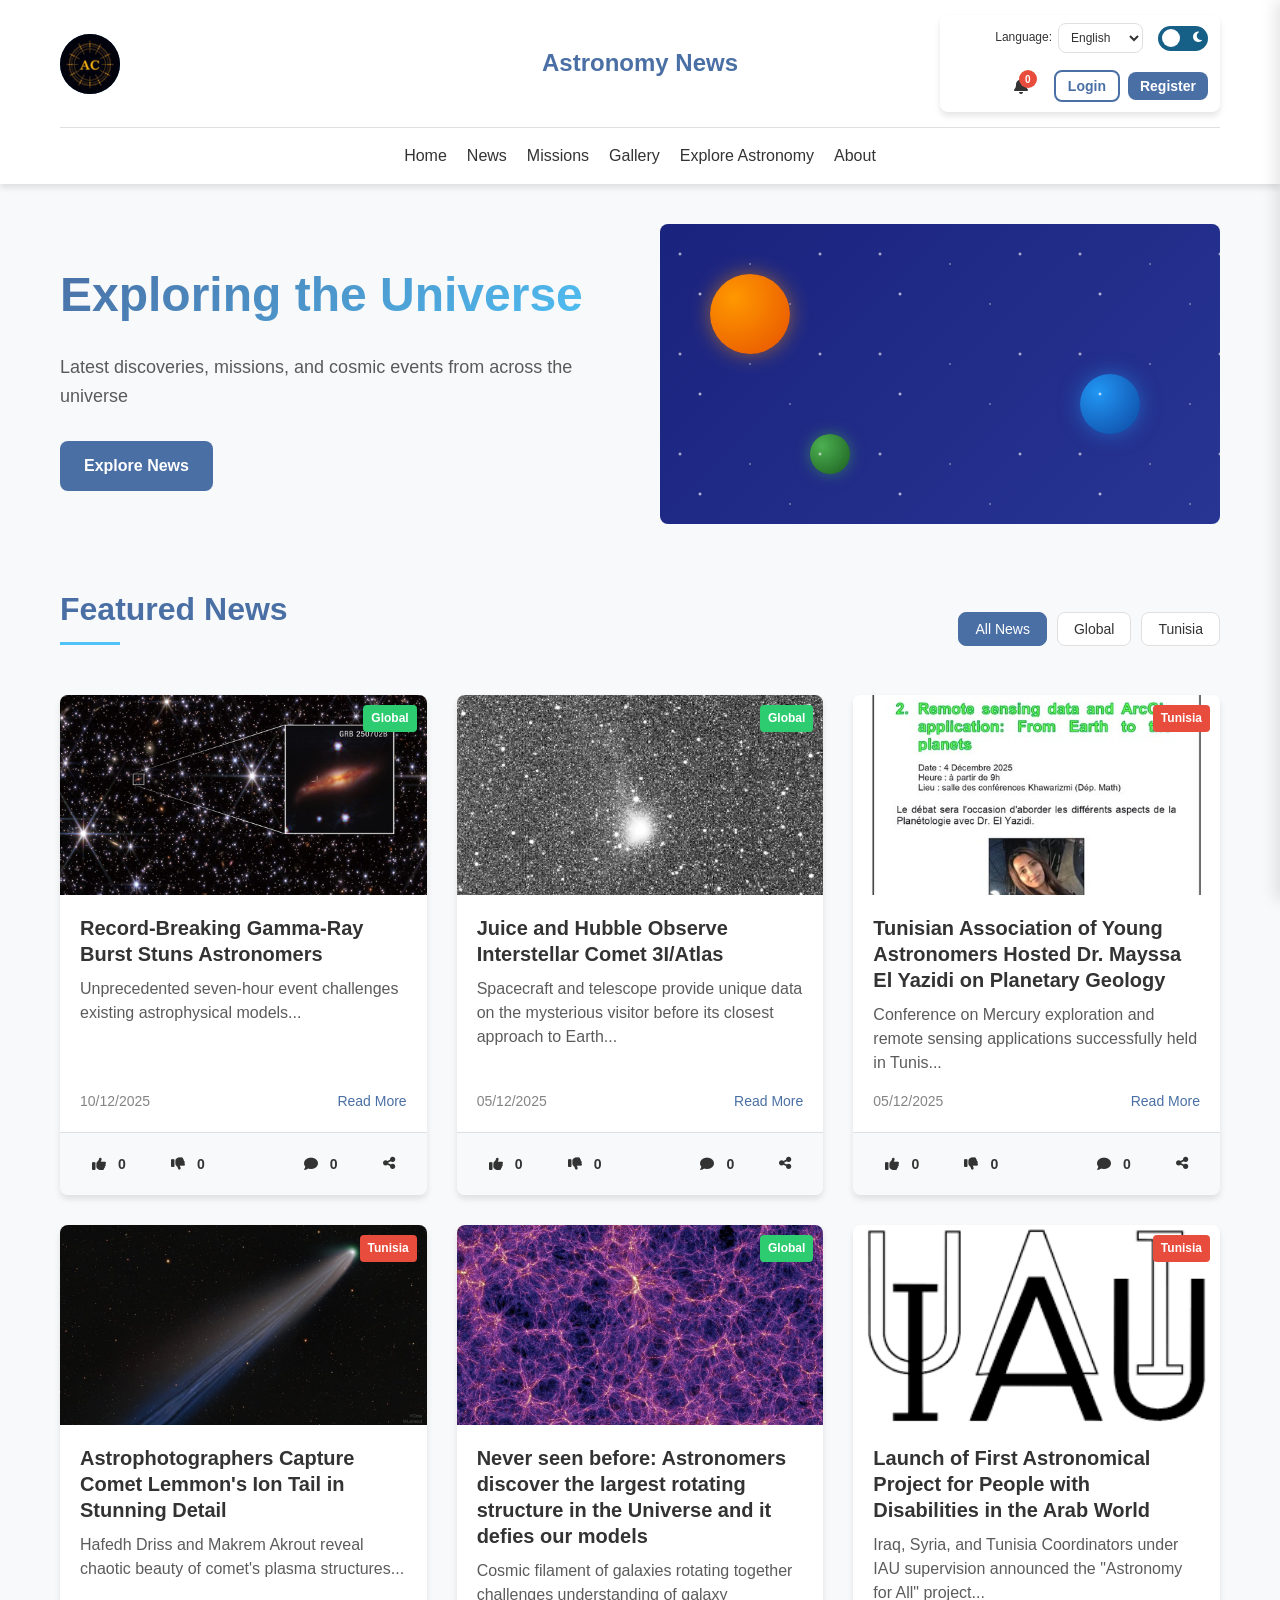
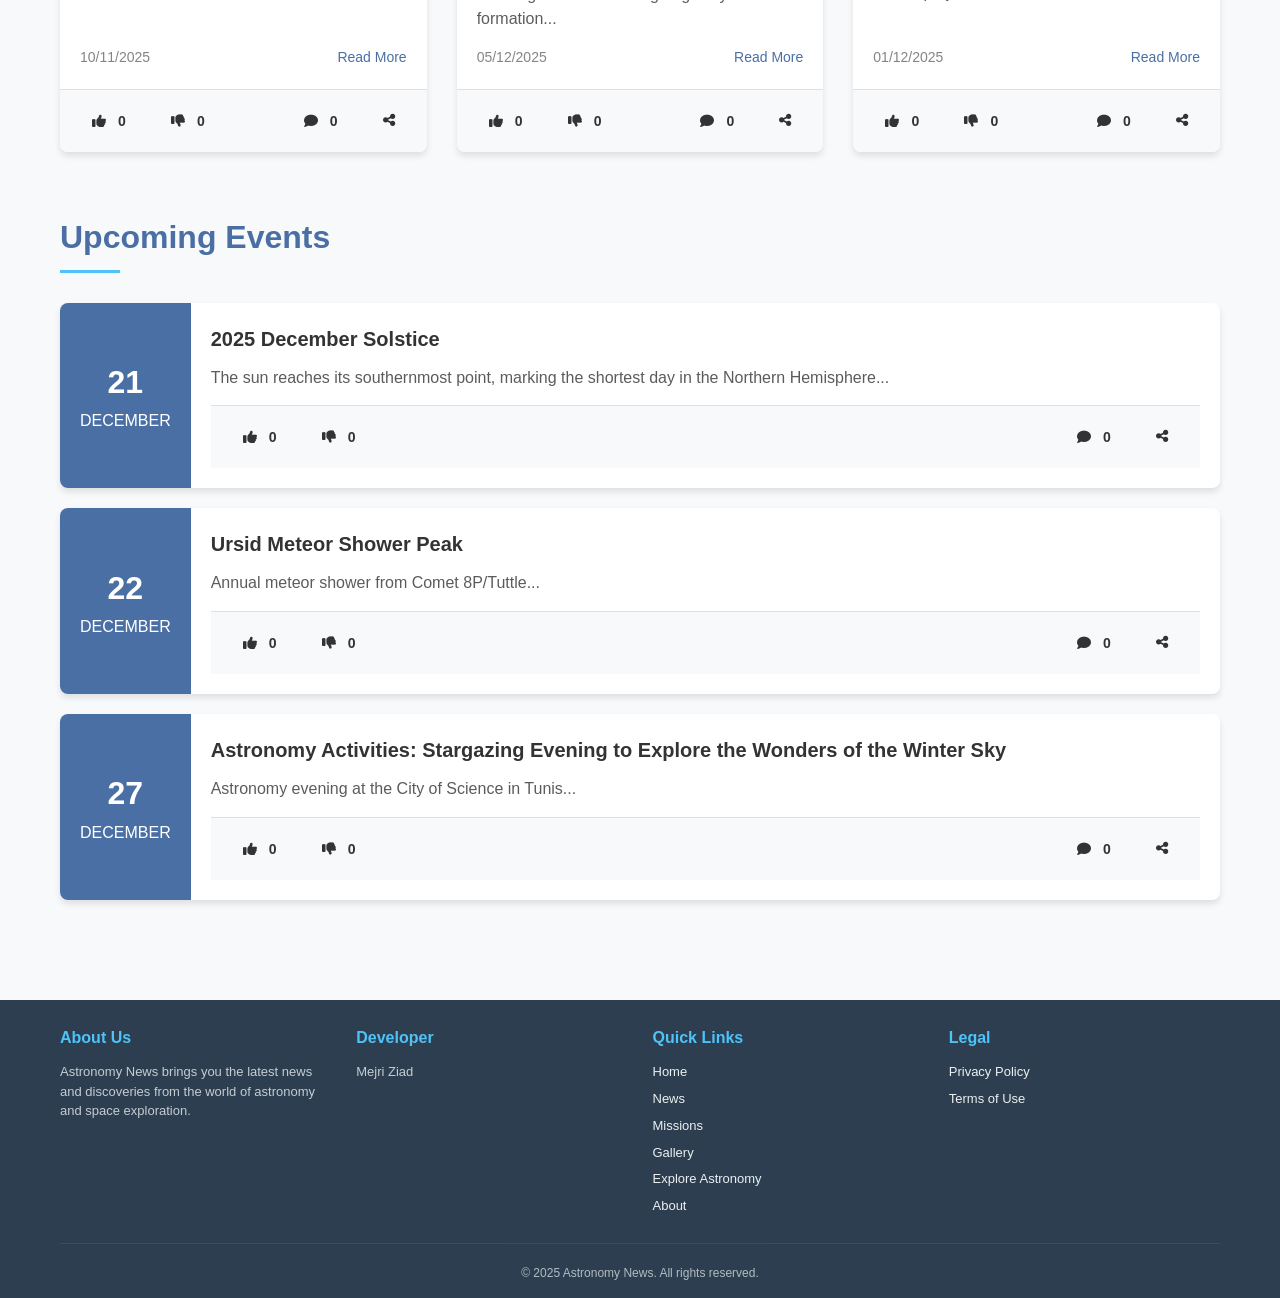
<file: index.html>
<!DOCTYPE html>
<html lang="en">
<head>
    <meta charset="UTF-8">
    <meta name="viewport" content="width=device-width, initial-scale=1.0">
    <title>Astronomy News - Cosmic Discoveries</title>
    <link rel="stylesheet" href="main.css">
    <link rel="stylesheet" href="https://cdnjs.cloudflare.com/ajax/libs/font-awesome/6.4.0/css/all.min.css">
    <link rel="manifest" href="/manifest.json">
    <meta name="theme-color" content="#4a6fa5">
    <meta name="apple-mobile-web-app-capable" content="yes">
<meta name="mobile-web-app-capable" content="yes">
    <meta name="apple-mobile-web-app-status-bar-style" content="black-translucent">
    <meta name="apple-mobile-web-app-title" content="Astronomy News">
    <link rel="apple-touch-icon" href="assets/icons/icon-192x192.png">
</head>
<body class="AN-body">
    <!-- Header Section -->
    <header class="AN-header">
        <div class="AN-container">
            <div class="AN-header-content">
                <!-- Column 1: Logo -->
                <div class="AN-logo-section">
                    <a href="/" class="AN-logo-link">
                        <div class="AN-logo fallback-logo">
                            <img src="assets/icons/icon-96x96.png" alt="Astronomy News Logo" onerror="this.style.display='none'; this.parentElement.classList.add('fallback-logo')">
                            <i class="fas fa-star" style="display: none;"></i>
                        </div>
                    </a>
                </div>
                <!-- Column 2: Title -->
                <div class="AN-title-section">
                    <h1 class="AN-title" data-i18n="An.index.title">Astronomy News</h1>
                </div>
                <!-- Column 3: Options Card -->
                <div class="AN-options-card">
                    <div class="AN-controls-compact">
                        <div class="AN-control-group">
                            <label for="AN-language-select" class="AN-control-label" data-i18n="An.index.language">Language:</label>
                            <select id="AN-language-select" class="AN-select">
                                <option value="en">English</option>
                                <option value="fr">Français</option>
                                <option value="ar">العربية</option>
                            </select>
                        </div>
                        <div class="AN-control-group">
                            <div class="AN-theme-toggle">
                                <input type="checkbox" id="AN-theme-switch" class="AN-theme-checkbox">
                                <label for="AN-theme-switch" class="AN-theme-slider">
                                    <span class="AN-theme-icon AN-theme-sun"><i class="fas fa-sun"></i></span>
                                    <span class="AN-theme-icon AN-theme-moon"><i class="fas fa-moon"></i></span>
                                </label>
                            </div>
                        </div>
                        <div class="AN-control-group">
                            <button class="AN-notification-btn" id="AN-notification-toggle">
                                <i class="fas fa-bell"></i>
                                <span class="AN-notification-badge" id="AN-notification-badge">0</span>
                            </button>
                        </div>
                        <!-- Auth Buttons -->
                        <div class="AN-control-group" id="AN-auth-buttons">
                            <button class="AN-btn AN-btn-secondary AN-btn-sm" id="AN-login-btn" data-i18n="An.auth.login">Login</button>
                            <button class="AN-btn AN-btn-primary AN-btn-sm" id="AN-register-btn" data-i18n="An.auth.register">Register</button>
                        </div>
                        <!-- User Menu (Hidden by default) -->
                        <div class="AN-user-menu" id="AN-user-menu" style="display: none;">
                            <div class="AN-user-info">
                                <span class="AN-user-name" id="AN-user-name"></span>
                                <i class="fas fa-user-circle AN-user-avatar"></i>
                            </div>
                            <div class="AN-user-dropdown">
                                <a href="#" class="AN-user-dropdown-item" data-i18n="An.auth.profile">Profile</a>
                                <button class="AN-user-dropdown-item" id="AN-logout-btn" data-i18n="An.auth.logout">Logout</button>
                            </div>
                        </div>
                    </div>
                </div>
            </div>
            <!-- Navigation -->
            <nav class="AN-nav">
                <ul class="AN-nav-list">
                    <li class="AN-nav-item"><a href="/" class="AN-nav-link" data-i18n="An.index.home">Home</a></li>
                    <li class="AN-nav-item"><a href="/AN_news.html" class="AN-nav-link" data-i18n="An.index.news">News</a></li>
                    <li class="AN-nav-item"><a href="/AN_missions.html" class="AN-nav-link" data-i18n="An.index.missions">Missions</a></li>
                    <li class="AN-nav-item"><a href="/AN_gallery.html" class="AN-nav-link" data-i18n="An.index.gallery">Gallery</a></li>
                    <li class="AN-nav-item"><a href="/AN_explore.html" class="AN-nav-link" data-i18n="An.index.explore">Explore Astronomy</a></li>
                    <li class="AN-nav-item"><a href="/AN_about.html" class="AN-nav-link" data-i18n="An.index.about">About</a></li>
                </ul>
            </nav>
        </div>
    </header>
    <!-- Main Content -->
    <main class="AN-main">
        <div class="AN-container">
            <!-- Hero Section -->
            <section class="AN-hero">
                <div class="AN-hero-content">
                    <h2 class="AN-hero-title" data-i18n="An.index.heroTitle">Exploring the Universe</h2>
                    <p class="AN-hero-text" data-i18n="An.index.heroText">Latest discoveries, missions, and cosmic events from across the universe</p>
                    <a href="/AN_explore.html" class="AN-btn AN-btn-primary" data-i18n="An.index.exploreBtn">Explore News</a>
                </div>
                <div class="AN-hero-image">
                    <div class="AN-planet AN-planet-1"></div>
                    <div class="AN-planet AN-planet-2"></div>
                    <div class="AN-planet AN-planet-3"></div>
                    <div class="AN-stars"></div>
                </div>
            </section>
            <!-- Featured News Section -->
            <section class="AN-section">
                <div style="display: flex; justify-content: space-between; align-items: center; margin-bottom: 20px;">
                    <h2 class="AN-section-title" data-i18n="An.index.featuredNews">Featured News</h2>
                    <div class="AN-news-categories">
                        <button class="AN-category-btn AN-category-active" data-category="all" data-i18n="An.index.allNews">All News</button>
                        <button class="AN-category-btn" data-category="global" data-i18n="An.index.globalNews">Global</button>
                        <button class="AN-category-btn" data-category="local" data-i18n="An.index.localNews">Tunisia</button>
                    </div>
                </div>
                <div class="AN-news-grid" id="AN-news-container">
                    <!-- News cards will be dynamically generated here -->
                </div>
            </section>
            <!-- Upcoming Events Section -->
            <section class="AN-section">
                <h2 class="AN-section-title" data-i18n="An.index.upcomingEvents">Upcoming Events</h2>
                <div class="AN-events-list" id="AN-events-container">
                    <!-- Event items will be dynamically generated here -->
                </div>
            </section>
        </div>
    </main>
    <!-- Footer -->
    <footer class="AN-footer">
        <div class="AN-container">
            <div class="AN-footer-content">
                <!-- Column 1: Information -->
                <div class="AN-footer-section">
                    <h3 class="AN-footer-title" data-i18n="An.index.aboutUs">About Us</h3>
                    <p class="AN-footer-text" data-i18n="An.index.aboutText">Astronomy News brings you the latest news and discoveries from the world of astronomy and space exploration.</p>
                </div>
                <!-- Column 2: Developer -->
                <div class="AN-footer-section">
                    <h3 class="AN-footer-title" data-i18n="An.index.developer">Developer</h3>
                    <p class="AN-footer-text">Mejri Ziad</p>
                </div>
                <!-- Column 3: Quick Links -->
                <div class="AN-footer-section">
                    <h3 class="AN-footer-title" data-i18n="An.index.quickLinks">Quick Links</h3>
                    <ul class="AN-footer-links">
                        <li><a href="/" data-i18n="An.index.home">Home</a></li>
                        <li><a href="/AN_news.html" data-i18n="An.index.news">News</a></li>
                        <li><a href="/AN_missions.html" data-i18n="An.index.missions">Missions</a></li>
                        <li><a href="/AN_gallery.html" data-i18n="An.index.gallery">Gallery</a></li>
                        <li><a href="/AN_explore.html" data-i18n="An.index.explore">Explore Astronomy</a></li>
                        <li><a href="/AN_about.html" data-i18n="An.index.about">About</a></li>
                    </ul>
                </div>
                <!-- Column 4: Legal -->
                <div class="AN-footer-section">
                    <h3 class="AN-footer-title" data-i18n="An.index.legal">Legal</h3>
                    <ul class="AN-footer-links">
                        <li><a href="#" data-i18n="An.index.privacyPolicy">Privacy Policy</a></li>
                        <li><a href="#" data-i18n="An.index.termsOfUse">Terms of Use</a></li>
                    </ul>
                </div>
            </div>
            <div class="AN-footer-bottom">
                <p>&copy; 2025 Astronomy News. All rights reserved.</p>
            </div>
        </div>
    </footer>
    
    <!-- Registration Modal -->
    <div class="AN-registration-modal" id="AN-registration-modal">
        <div class="AN-registration-modal-content">
            <div class="AN-registration-modal-header">
                <h3 data-i18n="An.auth.register">Register</h3>
                <button class="AN-registration-modal-close">
                    <i class="fas fa-times"></i>
                </button>
            </div>
            <div class="AN-registration-modal-body">
                <div class="AN-registration-tabs">
                    <button class="AN-registration-tab active" data-form="login" data-i18n="An.auth.login">Login</button>
                    <button class="AN-registration-tab" data-form="register" data-i18n="An.auth.register">Register</button>
                </div>
                
                <!-- Login Form -->
                <form id="AN-login-form" class="AN-registration-form active">
                    <div class="AN-form-group">
                        <label for="AN-login-email" class="AN-form-label" data-i18n="An.auth.email">Email</label>
                        <input type="email" id="AN-login-email" class="AN-form-input" required>
                    </div>
                    <div class="AN-form-group">
                        <label for="AN-login-password" class="AN-form-label" data-i18n="An.auth.password">Password</label>
                        <input type="password" id="AN-login-password" class="AN-form-input" required autocomplete="current-password">
                    </div>
                    <div class="AN-form-group AN-form-checkbox">
                        <input type="checkbox" id="AN-remember-me">
                        <label for="AN-remember-me" data-i18n="An.auth.rememberMe">Remember me</label>
                    </div>
                    <button type="submit" class="AN-btn AN-btn-primary AN-btn-block" data-i18n="An.auth.signIn">Sign In</button>
                    <div class="AN-form-divider">
                        <span data-i18n="An.auth.or">or</span>
                    </div>
                    <button type="button" class="AN-btn AN-btn-secondary AN-btn-block">
                        <i class="fab fa-google"></i>
                        <span data-i18n="An.auth.loginWithGoogle">Login with Google</span>
                    </button>
                    <div class="AN-form-footer">
                        <a href="#" data-i18n="An.auth.forgotPassword">Forgot password?</a>
                        <span data-i18n="An.auth.noAccount">Don't have an account? <a href="#" id="AN-switch-to-register">Sign up</a></span>
                    </div>
                </form>
                
                <!-- Register Form -->
                <form id="AN-register-form" class="AN-registration-form">
                    <div class="AN-form-group">
                        <label for="AN-register-name" class="AN-form-label" data-i18n="An.auth.name">Full Name</label>
                        <input type="text" id="AN-register-name" class="AN-form-input" required>
                    </div>
                    <div class="AN-form-group">
                        <label for="AN-register-username" class="AN-form-label" data-i18n="An.auth.username">Username</label>
                        <input type="text" id="AN-register-username" class="AN-form-input" required>
                    </div>
                    <div class="AN-form-group">
                        <label for="AN-register-email" class="AN-form-label" data-i18n="An.auth.email">Email</label>
                        <input type="email" id="AN-register-email" class="AN-form-input" required>
                    </div>
                    <div class="AN-form-group">
                        <label for="AN-register-password" class="AN-form-label" data-i18n="An.auth.password">Password</label>
                        <input type="password" id="AN-register-password" class="AN-form-input" required autocomplete="new-password">
                    </div>
                    <div class="AN-form-group">
                        <label for="AN-register-confirm-password" class="AN-form-label" data-i18n="An.auth.confirmPassword">Confirm Password</label>
                        <input type="password" id="AN-register-confirm-password" class="AN-form-input" required autocomplete="new-password">
                    </div>
                    <div class="AN-form-group AN-form-checkbox">
                        <input type="checkbox" id="AN-agree-terms" required>
                        <label for="AN-agree-terms" data-i18n="An.auth.agreeTerms">I agree to the Terms and Privacy Policy</label>
                    </div>
                    <button type="submit" class="AN-btn AN-btn-primary AN-btn-block" data-i18n="An.auth.signUp">Sign Up</button>
                    <div class="AN-form-footer">
                        <span data-i18n="An.auth.haveAccount">Already have an account? <a href="#" id="AN-switch-to-login">Sign in</a></span>
                    </div>
                </form>
            </div>
        </div>
    </div>
    
    <!-- Reaction Modal (for comments) -->
    <div class="AN-reaction-modal" id="AN-reaction-modal">
        <div class="AN-reaction-modal-content">
            <div class="AN-reaction-modal-header">
                <h3 id="AN-reaction-modal-title"></h3>
                <button class="AN-reaction-modal-close" id="AN-reaction-modal-close">
                    <i class="fas fa-times"></i>
                </button>
            </div>
            <div class="AN-reaction-modal-body">
                <div class="AN-comment-form">
                    <textarea id="AN-comment-input" placeholder="Add your comment..." rows="4" data-i18n-placeholder="An.reaction.addComment"></textarea>
                    <button id="AN-submit-comment" class="AN-btn AN-btn-primary" data-i18n="An.reaction.postComment">Post Comment</button>
                </div>
                <div class="AN-comments-list" id="AN-comments-list">
                    <!-- Comments will be loaded here -->
                </div>
            </div>
        </div>
    </div>
    
    <!-- Notification Panel -->
    <div class="AN-notification-panel" id="AN-notification-panel">
        <div class="AN-notification-header">
            <h3 data-i18n="An.index.notifications">Notifications</h3>
            <button class="AN-close-btn" id="AN-close-notifications">
                <i class="fas fa-times"></i>
            </button>
        </div>
        <div class="AN-notification-list" id="AN-notification-list">
            <!-- Notifications will be dynamically generated here -->
        </div>
    </div>
    
    <!-- Event Modal -->
    <div class="AN-event-modal" id="AN-event-modal">
        <div class="AN-event-modal-content">
            <div class="AN-event-modal-header">
                <h2 id="AN-event-modal-title"></h2>
                <button class="AN-event-modal-close" id="AN-event-modal-close">
                    <i class="fas fa-times"></i>
                </button>
            </div>
            <div class="AN-event-modal-body">
                <div class="AN-event-modal-image" id="AN-event-modal-image"></div>
                <div class="AN-event-modal-info">
                    <div class="AN-event-calendar" id="AN-event-calendar">
                        <!-- Calendar will be generated here -->
                    </div>
                    <div class="AN-event-details">
                        <h3 id="AN-event-modal-subtitle"></h3>
                        <p id="AN-event-modal-body"></p>
                    </div>
                </div>
            </div>
        </div>
    </div>
    
    <!-- Scripts -->
    <script src="pwa-main.js"></script>
    <script src="data.js"></script>
    <script src="data_processing.js"></script>
    <script src="translation.js"></script>
    <script src="router.js"></script>
    <script src="share-manager.js"></script>
    <script src="app.js"></script>
    <script>
        // Initialize app
        document.addEventListener('DOMContentLoaded', function() {
            if (typeof AN_initializeApp === 'function') {
                AN_initializeApp();
            }
            
            // Setup tab switching in registration modal
            document.getElementById('AN-switch-to-register')?.addEventListener('click', (e) => {
                e.preventDefault();
                const modal = document.getElementById('AN-registration-modal');
                if (modal) {
                    const tabs = modal.querySelectorAll('.AN-registration-tab');
                    tabs.forEach(tab => {
                        if (tab.dataset.form === 'register') {
                            tab.click();
                        }
                    });
                }
            });
            
            document.getElementById('AN-switch-to-login')?.addEventListener('click', (e) => {
                e.preventDefault();
                const modal = document.getElementById('AN-registration-modal');
                if (modal) {
                    const tabs = modal.querySelectorAll('.AN-registration-tab');
                    tabs.forEach(tab => {
                        if (tab.dataset.form === 'login') {
                            tab.click();
                        }
                    });
                }
            });
            
            // Initialize PWA if not already
            if ('serviceWorker' in navigator && !window.AN_PWA) {
                navigator.serviceWorker.register('/sw.js')
                    .then(() => console.log('Service Worker registered'))
                    .catch(err => console.error('Service Worker registration failed:', err));
            }
        });
    </script>
</body>
</html>
</file>
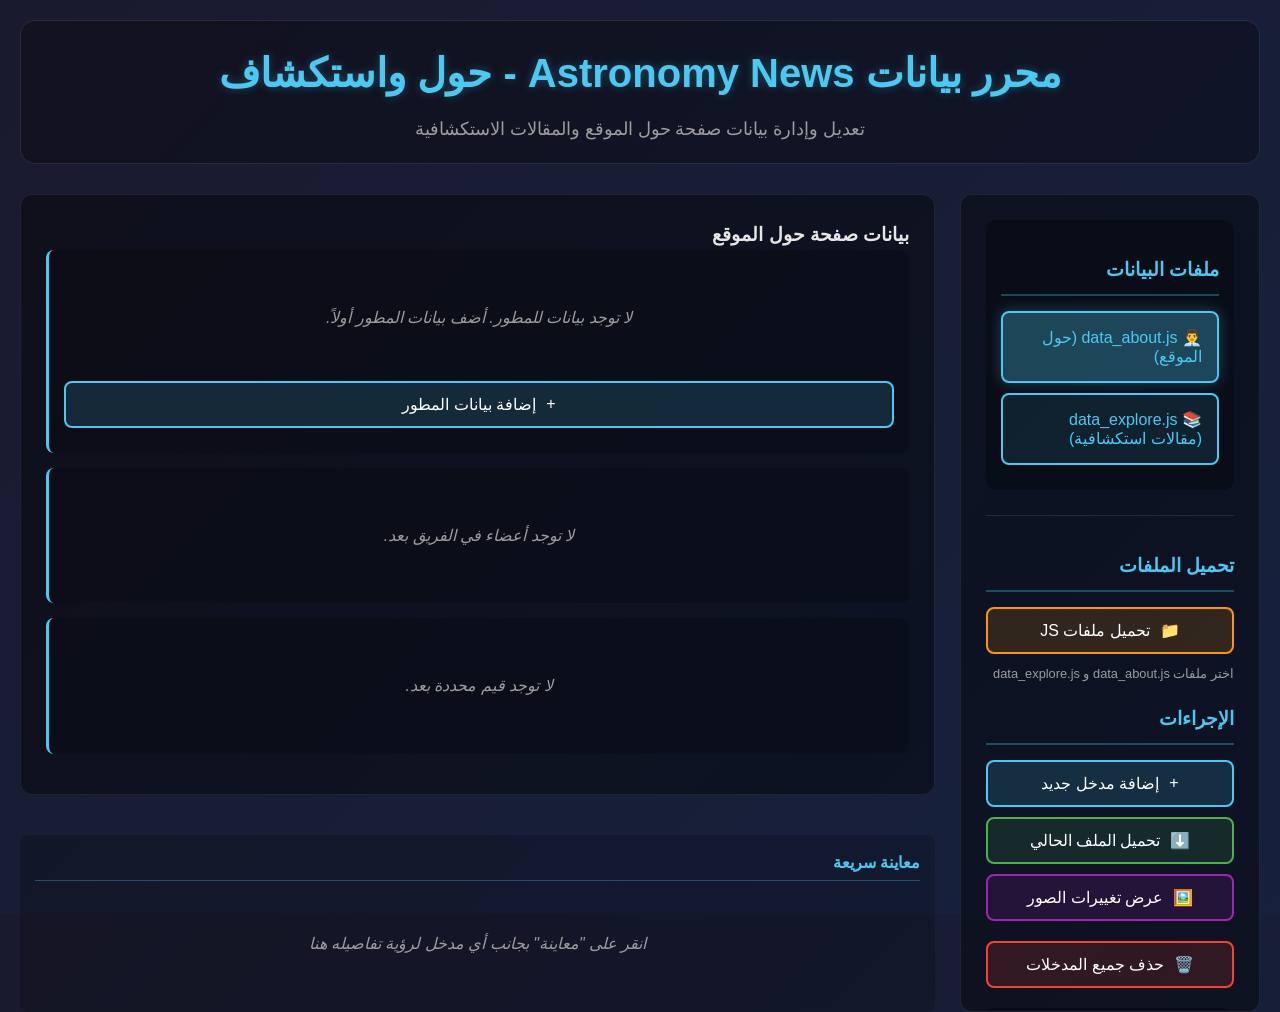
<file: admin_gui1.html>
<!DOCTYPE html>
<html lang="ar" dir="rtl">
<head>
    <meta charset="UTF-8">
    <meta name="viewport" content="width=device-width, initial-scale=1.0">
    <title>محرر بيانات Astronomy News - حول واستكشاف</title>
    <style>
        * {
            margin: 0;
            padding: 0;
            box-sizing: border-box;
        }

        body {
            font-family: 'Segoe UI', Tahoma, Geneva, Verdana, sans-serif;
            background: linear-gradient(135deg, #1a1a2e 0%, #16213e 100%);
            color: #e6e6e6;
            min-height: 100vh;
            padding: 20px;
            line-height: 1.6;
        }

        .container {
            max-width: 1400px;
            margin: 0 auto;
        }

        header {
            text-align: center;
            margin-bottom: 30px;
            padding: 20px;
            background: rgba(0, 0, 0, 0.3);
            border-radius: 15px;
            border: 1px solid rgba(255, 255, 255, 0.1);
        }

        h1 {
            color: #4cc9f0;
            font-size: 2.5rem;
            margin-bottom: 10px;
            text-shadow: 0 0 10px rgba(76, 201, 240, 0.3);
        }

        .subtitle {
            color: #9d9d9d;
            font-size: 1.1rem;
        }

        .main-content {
            display: grid;
            grid-template-columns: 300px 1fr;
            gap: 25px;
            height: calc(100vh - 200px);
        }

        .sidebar {
            background: rgba(0, 0, 0, 0.4);
            border-radius: 12px;
            padding: 25px;
            border: 1px solid rgba(255, 255, 255, 0.08);
            overflow-y: auto;
        }

        .content-area {
            display: grid;
            grid-template-rows: auto 1fr;
            gap: 25px;
        }

        .data-view {
            background: rgba(0, 0, 0, 0.4);
            border-radius: 12px;
            padding: 25px;
            border: 1px solid rgba(255, 255, 255, 0.08);
            overflow-y: auto;
        }

        .file-selector {
            background: rgba(0, 0, 0, 0.3);
            padding: 15px;
            border-radius: 10px;
            margin-bottom: 25px;
        }

        .file-btn {
            display: block;
            width: 100%;
            padding: 15px;
            margin-bottom: 10px;
            background: rgba(76, 201, 240, 0.1);
            border: 2px solid #4cc9f0;
            color: #4cc9f0;
            border-radius: 8px;
            cursor: pointer;
            font-size: 1rem;
            transition: all 0.3s ease;
            text-align: right;
        }

        .file-btn:hover {
            background: rgba(76, 201, 240, 0.2);
            transform: translateX(-5px);
        }

        .file-btn.active {
            background: rgba(76, 201, 240, 0.3);
            box-shadow: 0 0 15px rgba(76, 201, 240, 0.3);
        }

        .section-title {
            color: #4cc9f0;
            margin: 20px 0 15px 0;
            font-size: 1.2rem;
            border-bottom: 2px solid rgba(76, 201, 240, 0.3);
            padding-bottom: 8px;
        }

        .action-btn {
            padding: 12px 20px;
            margin: 10px 0;
            background: rgba(76, 201, 240, 0.15);
            border: 2px solid #4cc9f0;
            color: white;
            border-radius: 8px;
            cursor: pointer;
            font-size: 1rem;
            transition: all 0.3s ease;
            display: flex;
            align-items: center;
            justify-content: center;
            gap: 10px;
            width: 100%;
        }

        .action-btn:hover {
            background: rgba(76, 201, 240, 0.3);
            transform: scale(1.05);
        }

        .action-btn.delete {
            background: rgba(244, 67, 54, 0.15);
            border-color: #f44336;
            margin-top: 20px;
        }

        .action-btn.delete:hover {
            background: rgba(244, 67, 54, 0.3);
        }

        .action-btn.download {
            background: rgba(76, 175, 80, 0.15);
            border-color: #4caf50;
        }

        .action-btn.download:hover {
            background: rgba(76, 175, 80, 0.3);
        }

        .action-btn.upload {
            background: rgba(255, 152, 0, 0.15);
            border-color: #ff9800;
        }

        .action-btn.upload:hover {
            background: rgba(255, 152, 0, 0.3);
        }

        .action-btn.images {
            background: rgba(156, 39, 176, 0.15);
            border-color: #9c27b0;
        }

        .action-btn.images:hover {
            background: rgba(156, 39, 176, 0.3);
        }

        .data-table {
            width: 100%;
            border-collapse: collapse;
            margin-top: 15px;
            text-align: right;
        }

        .data-table th {
            background: rgba(76, 201, 240, 0.2);
            color: #4cc9f0;
            padding: 12px;
            text-align: right;
            border-bottom: 2px solid rgba(76, 201, 240, 0.3);
        }

        .data-table td {
            padding: 12px;
            border-bottom: 1px solid rgba(255, 255, 255, 0.1);
            vertical-align: top;
        }

        .data-table tr:hover {
            background: rgba(255, 255, 255, 0.05);
        }

        .row-btn {
            padding: 6px 12px;
            margin: 2px;
            background: rgba(255, 255, 255, 0.1);
            border: 1px solid rgba(255, 255, 255, 0.2);
            color: white;
            border-radius: 4px;
            cursor: pointer;
            font-size: 0.85rem;
            transition: all 0.2s ease;
        }

        .row-btn:hover {
            background: rgba(76, 201, 240, 0.3);
        }

        .row-btn.delete {
            background: rgba(244, 67, 54, 0.2);
            border-color: rgba(244, 67, 54, 0.4);
        }

        .row-btn.delete:hover {
            background: rgba(244, 67, 54, 0.4);
        }

        .modal {
            display: none;
            position: fixed;
            top: 0;
            left: 0;
            width: 100%;
            height: 100%;
            background: rgba(0, 0, 0, 0.8);
            z-index: 1000;
            overflow-y: auto;
        }

        .modal-content {
            background: linear-gradient(135deg, #1a1a2e 0%, #16213e 100%);
            margin: 40px auto;
            padding: 30px;
            border-radius: 15px;
            border: 1px solid rgba(76, 201, 240, 0.3);
            max-width: 900px;
            max-height: 85vh;
            overflow-y: auto;
            position: relative;
        }

        .close-modal {
            position: absolute;
            left: 20px;
            top: 20px;
            font-size: 28px;
            cursor: pointer;
            color: #4cc9f0;
        }

        .form-section {
            background: rgba(0, 0, 0, 0.3);
            padding: 20px;
            border-radius: 10px;
            margin-bottom: 20px;
            text-align: right;
        }

        .form-group {
            margin-bottom: 15px;
            text-align: right;
        }

        label {
            display: block;
            margin-bottom: 5px;
            color: #4cc9f0;
            font-weight: 600;
            text-align: right;
        }

        input, textarea, select {
            width: 100%;
            padding: 10px;
            background: rgba(255, 255, 255, 0.1);
            border: 1px solid rgba(255, 255, 255, 0.2);
            border-radius: 6px;
            color: white;
            font-size: 1rem;
            text-align: right;
            direction: rtl;
        }

        input:focus, textarea:focus, select:focus {
            outline: none;
            border-color: #4cc9f0;
            box-shadow: 0 0 10px rgba(76, 201, 240, 0.3);
        }

        textarea {
            min-height: 80px;
            resize: vertical;
        }

        .language-tabs {
            display: flex;
            gap: 10px;
            margin-bottom: 15px;
            border-bottom: 2px solid rgba(76, 201, 240, 0.3);
            padding-bottom: 10px;
            justify-content: flex-end;
        }

        .lang-tab {
            padding: 8px 20px;
            background: rgba(76, 201, 240, 0.1);
            border: none;
            color: #4cc9f0;
            border-radius: 6px;
            cursor: pointer;
            transition: all 0.3s ease;
        }

        .lang-tab.active {
            background: rgba(76, 201, 240, 0.3);
            color: white;
        }

        .lang-content {
            display: none;
        }

        .lang-content.active {
            display: block;
        }

        .file-info {
            margin-top: 20px;
            padding: 15px;
            background: rgba(0, 0, 0, 0.2);
            border-radius: 8px;
            font-size: 0.9rem;
            color: #9d9d9d;
            text-align: right;
        }

        .counter {
            color: #4cc9f0;
            font-weight: bold;
        }

        .preview-area {
            background: rgba(0, 0, 0, 0.2);
            padding: 15px;
            border-radius: 8px;
            margin-top: 15px;
            max-height: 300px;
            overflow-y: auto;
        }

        .preview-title {
            color: #4cc9f0;
            margin-bottom: 10px;
            border-bottom: 1px solid rgba(76, 201, 240, 0.3);
            padding-bottom: 5px;
        }

        .empty-message {
            text-align: center;
            color: #9d9d9d;
            padding: 40px 20px;
            font-style: italic;
        }

        .file-input {
            display: none;
        }

        .upload-section {
            margin-top: 15px;
            padding-top: 15px;
            border-top: 1px solid rgba(255, 255, 255, 0.1);
        }

        .error-message {
            background: rgba(244, 67, 54, 0.2);
            color: #ff6b6b;
            padding: 10px;
            border-radius: 6px;
            margin: 10px 0;
            text-align: center;
        }

        .sub-section {
            background: rgba(0, 0, 0, 0.2);
            padding: 15px;
            border-radius: 8px;
            margin-bottom: 15px;
            border-left: 3px solid #4cc9f0;
        }

        .sub-section-title {
            color: #4cc9f0;
            margin-bottom: 10px;
            font-size: 1.1rem;
        }

        .skills-input {
            display: flex;
            gap: 10px;
            margin-bottom: 10px;
        }

        .skills-input input {
            flex: 1;
        }

        .skills-list {
            display: flex;
            flex-wrap: wrap;
            gap: 8px;
            margin-top: 10px;
        }

        .skill-tag {
            background: rgba(76, 201, 240, 0.2);
            color: #4cc9f0;
            padding: 4px 12px;
            border-radius: 20px;
            font-size: 0.9rem;
            display: flex;
            align-items: center;
            gap: 5px;
        }

        .remove-skill {
            background: none;
            border: none;
            color: #ff6b6b;
            cursor: pointer;
            font-size: 1.1rem;
            padding: 0;
            width: 20px;
            height: 20px;
            display: flex;
            align-items: center;
            justify-content: center;
            border-radius: 50%;
        }

        .remove-skill:hover {
            background: rgba(255, 107, 107, 0.2);
        }

        .source-item {
            background: rgba(0, 0, 0, 0.2);
            padding: 15px;
            border-radius: 6px;
            margin-bottom: 10px;
            border: 1px solid rgba(255, 255, 255, 0.1);
        }

        .add-source-btn, .add-member-btn, .add-value-btn {
            background: rgba(76, 201, 240, 0.1);
            border: 1px dashed #4cc9f0;
            color: #4cc9f0;
            padding: 8px 15px;
            border-radius: 6px;
            cursor: pointer;
            transition: all 0.3s ease;
            margin-top: 10px;
        }

        .add-source-btn:hover, .add-member-btn:hover, .add-value-btn:hover {
            background: rgba(76, 201, 240, 0.2);
        }

        .image-changes-list {
            max-height: 400px;
            overflow-y: auto;
            margin: 15px 0;
        }

        .image-changes-list h4 {
            color: #4cc9f0;
            margin: 15px 0 10px 0;
            border-bottom: 1px solid rgba(76, 201, 240, 0.3);
            padding-bottom: 5px;
        }

        .image-list {
            list-style: none;
            padding: 10px;
            border-radius: 5px;
            margin: 10px 0;
        }

        .image-list.added {
            background: rgba(76, 175, 80, 0.1);
        }

        .image-list.removed {
            background: rgba(244, 67, 54, 0.1);
        }

        .image-list li {
            padding: 8px;
            border-bottom: 1px solid rgba(255, 255, 255, 0.1);
            font-family: monospace;
            font-size: 0.9rem;
        }

        .image-list li:last-child {
            border-bottom: none;
        }

        .notification {
            position: fixed;
            top: 20px;
            right: 20px;
            padding: 15px 20px;
            background: rgba(76, 175, 80, 0.9);
            color: white;
            border-radius: 8px;
            z-index: 10000;
            display: none;
            box-shadow: 0 5px 15px rgba(0, 0, 0, 0.3);
        }

        @media (max-width: 768px) {
            .main-content {
                grid-template-columns: 1fr;
                height: auto;
            }
            
            .sidebar {
                max-height: 400px;
            }
            
            .modal-content {
                margin: 20px;
                padding: 20px;
            }
        }
    </style>
</head>
<body>
    <div class="container">
        <header>
            <h1>محرر بيانات Astronomy News - حول واستكشاف</h1>
            <p class="subtitle">تعديل وإدارة بيانات صفحة حول الموقع والمقالات الاستكشافية</p>
        </header>

        <div class="main-content">
            <div class="sidebar">
                <div class="file-selector">
                    <h3 class="section-title">ملفات البيانات</h3>
                    <button class="file-btn active" data-file="about">👨‍💼 data_about.js (حول الموقع)</button>
                    <button class="file-btn" data-file="explore">📚 data_explore.js (مقالات استكشافية)</button>
                </div>

                <div class="upload-section">
                    <h3 class="section-title">تحميل الملفات</h3>
                    <input type="file" id="fileUpload" class="file-input" accept=".js" multiple>
                    <button class="action-btn upload" onclick="document.getElementById('fileUpload').click()">
                        <span>📁</span> تحميل ملفات JS
                    </button>
                    <p style="font-size: 0.8rem; color: #9d9d9d; margin-top: 10px;">
                        اختر ملفات data_about.js و data_explore.js
                    </p>
                </div>

                <h3 class="section-title">الإجراءات</h3>
                <button class="action-btn" id="addBtn">
                    <span>+</span> إضافة مدخل جديد
                </button>
                <button class="action-btn" id="editDeveloperBtn" style="display: none;">
                    <span>👤</span> تعديل بيانات المطور
                </button>
                <button class="action-btn download" id="downloadBtn">
                    <span>⬇️</span> تحميل الملف الحالي
                </button>
                <button class="action-btn images" id="showImageChangesBtn">
                    <span>🖼️</span> عرض تغييرات الصور
                </button>
                <button class="action-btn delete" id="deleteAllBtn">
                    <span>🗑️</span> حذف جميع المدخلات
                </button>

                <div class="file-info">
                    <p>الملف الحالي: <span id="currentFileName" class="counter">data_about.js</span></p>
                    <p>عدد المدخلات: <span id="entryCount" class="counter">0</span></p>
                    <p>آخر تعديل: <span id="lastModified" class="counter">الآن</span></p>
                    <p>الحالة: <span id="fileStatus" class="counter">جديد</span></p>
                </div>
            </div>

            <div class="content-area">
                <div class="data-view">
                    <h3 id="dataViewTitle">بيانات صفحة حول الموقع</h3>
                    <div id="dataTableContainer">
                        <!-- سيتم إدخال جدول البيانات هنا -->
                    </div>
                </div>

                <div class="preview-area">
                    <h4 class="preview-title">معاينة سريعة</h4>
                    <div id="previewArea">
                        <p class="empty-message">انقر على "معاينة" بجانب أي مدخل لرؤية تفاصيله هنا</p>
                    </div>
                </div>
            </div>
        </div>
    </div>

    <!-- نافذة التعديل/الإضافة للبيانات الاستكشافية -->
    <div id="editExploreModal" class="modal">
        <div class="modal-content">
            <span class="close-modal" onclick="closeExploreModal()">&times;</span>
            <h2 id="modalTitle">إضافة مقال استكشافي جديد</h2>
            <form id="exploreForm" dir="rtl">
                <div class="form-section">
                    <div class="form-group">
                        <label for="explore_id">المعرف:</label>
                        <input type="text" id="explore_id" name="id" required>
                    </div>

                    <div class="form-group">
                        <label for="explore_category">الفئة:</label>
                        <select id="explore_category" name="category">
                            <option value="cosmology">علم الكونيات</option>
                            <option value="astrophysics">فيزياء فلكية</option>
                            <option value="solar-system">النظام الشمسي</option>
                            <option value="exoplanets">الكواكب الخارجية</option>
                            <option value="telescopes">تلسكوبات</option>
                        </select>
                    </div>

                    <div class="form-group">
                        <label for="explore_date">التاريخ:</label>
                        <input type="date" id="explore_date" name="date" required>
                    </div>

                    <div class="form-group">
                        <label for="explore_image">مسار الصورة:</label>
                        <input type="text" id="explore_image" name="image" placeholder="assets/images/explore/...">
                    </div>
                </div>

                <div class="form-section">
                    <h3>المحتوى متعدد اللغات</h3>
                    <div class="language-tabs">
                        <button type="button" class="lang-tab active" onclick="showLang('en', 'explore')">الإنجليزية</button>
                        <button type="button" class="lang-tab" onclick="showLang('fr', 'explore')">الفرنسية</button>
                        <button type="button" class="lang-tab" onclick="showLang('ar', 'explore')">العربية</button>
                    </div>

                    <div id="explore-lang-en" class="lang-content active">
                        <div class="form-group">
                            <label for="en_explore_title">العنوان (EN):</label>
                            <input type="text" id="en_explore_title" name="en_title" required>
                        </div>
                        <div class="form-group">
                            <label for="en_explore_author">المؤلف (EN):</label>
                            <input type="text" id="en_explore_author" name="en_author" required>
                        </div>
                        <div class="form-group">
                            <label for="en_explore_introduction">المقدمة (EN):</label>
                            <textarea id="en_explore_introduction" name="en_introduction" rows="3"></textarea>
                        </div>
                        <div class="form-group">
                            <label for="en_explore_excerpt">مقتطف (EN):</label>
                            <textarea id="en_explore_excerpt" name="en_excerpt" rows="2"></textarea>
                        </div>
                        <div class="form-group">
                            <label for="en_explore_body">النص الكامل (EN):</label>
                            <textarea id="en_explore_body" name="en_body" rows="8"></textarea>
                        </div>
                        
                        <div class="sub-section">
                            <h4 class="sub-section-title">المصادر (EN)</h4>
                            <div id="en_sources_container">
                                <!-- المصادر ستضاف هنا -->
                            </div>
                            <button type="button" class="add-source-btn" onclick="addSourceField('en')">
                                <span>+</span> إضافة مصدر
                            </button>
                        </div>
                    </div>

                    <div id="explore-lang-fr" class="lang-content">
                        <div class="form-group">
                            <label for="fr_explore_title">العنوان (FR):</label>
                            <input type="text" id="fr_explore_title" name="fr_title" required>
                        </div>
                        <div class="form-group">
                            <label for="fr_explore_author">المؤلف (FR):</label>
                            <input type="text" id="fr_explore_author" name="fr_author" required>
                        </div>
                        <div class="form-group">
                            <label for="fr_explore_introduction">المقدمة (FR):</label>
                            <textarea id="fr_explore_introduction" name="fr_introduction" rows="3"></textarea>
                        </div>
                        <div class="form-group">
                            <label for="fr_explore_excerpt">مقتطف (FR):</label>
                            <textarea id="fr_explore_excerpt" name="fr_excerpt" rows="2"></textarea>
                        </div>
                        <div class="form-group">
                            <label for="fr_explore_body">النص الكامل (FR):</label>
                            <textarea id="fr_explore_body" name="fr_body" rows="8"></textarea>
                        </div>
                    </div>

                    <div id="explore-lang-ar" class="lang-content">
                        <div class="form-group">
                            <label for="ar_explore_title">العنوان (AR):</label>
                            <input type="text" id="ar_explore_title" name="ar_title" required>
                        </div>
                        <div class="form-group">
                            <label for="ar_explore_author">المؤلف (AR):</label>
                            <input type="text" id="ar_explore_author" name="ar_author" required>
                        </div>
                        <div class="form-group">
                            <label for="ar_explore_introduction">المقدمة (AR):</label>
                            <textarea id="ar_explore_introduction" name="ar_introduction" rows="3"></textarea>
                        </div>
                        <div class="form-group">
                            <label for="ar_explore_excerpt">مقتطف (AR):</label>
                            <textarea id="ar_explore_excerpt" name="ar_excerpt" rows="2"></textarea>
                        </div>
                        <div class="form-group">
                            <label for="ar_explore_body">النص الكامل (AR):</label>
                            <textarea id="ar_explore_body" name="ar_body" rows="8"></textarea>
                        </div>
                    </div>
                </div>

                <div class="form-section">
                    <button type="button" class="action-btn" onclick="saveExploreEntry()">حفظ المقال</button>
                    <button type="button" class="action-btn delete" onclick="closeExploreModal()">إلغاء</button>
                </div>
            </form>
        </div>
    </div>

    <!-- نافذة التعديل/الإضافة للبيانات الشخصية -->
    <div id="editAboutModal" class="modal">
        <div class="modal-content">
            <span class="close-modal" onclick="closeAboutModal()">&times;</span>
            <h2 id="aboutModalTitle">إضافة مدخل جديد</h2>
            
            <div class="form-section">
                <h3>اختر نوع المدخل</h3>
                <div style="display: flex; gap: 15px; margin-top: 15px;">
                    <button type="button" class="action-btn" onclick="openMemberForm()">👥 عضو فريق</button>
                    <button type="button" class="action-btn" onclick="openValueForm()">💡 قيمة</button>
                </div>
            </div>
        </div>
    </div>

    <!-- نافذة تعديل بيانات المطور -->
    <div id="editDeveloperModal" class="modal">
        <div class="modal-content">
            <span class="close-modal" onclick="closeDeveloperModal()">&times;</span>
            <h2>تعديل بيانات المطور</h2>
            <form id="developerForm" dir="rtl">
                <div class="form-section">
                    <div class="form-group">
                        <label for="dev_name">الاسم:</label>
                        <input type="text" id="dev_name" name="name" required>
                    </div>

                    <div class="form-group">
                        <label for="dev_image">مسار الصورة:</label>
                        <input type="text" id="dev_image" name="image" placeholder="assets/images/about/...">
                    </div>

                    <div class="form-group">
                        <label for="dev_role">الدور:</label>
                        <input type="text" id="dev_role" name="role" required>
                    </div>

                    <div class="sub-section">
                        <h4 class="sub-section-title">المهارات</h4>
                        <div class="skills-input">
                            <input type="text" id="newSkill" placeholder="أضف مهارة جديدة">
                            <button type="button" class="action-btn" onclick="addSkill()">إضافة</button>
                        </div>
                        <div id="skillsList" class="skills-list">
                            <!-- المهارات ستظهر هنا -->
                        </div>
                    </div>
                </div>

                <div class="form-section">
                    <h3>المحتوى متعدد اللغات</h3>
                    <div class="language-tabs">
                        <button type="button" class="lang-tab active" onclick="showLang('en', 'dev')">الإنجليزية</button>
                        <button type="button" class="lang-tab" onclick="showLang('fr', 'dev')">الفرنسية</button>
                        <button type="button" class="lang-tab" onclick="showLang('ar', 'dev')">العربية</button>
                    </div>

                    <div id="dev-lang-en" class="lang-content active">
                        <div class="form-group">
                            <label for="en_dev_name">الاسم (EN):</label>
                            <input type="text" id="en_dev_name" name="en_name" required>
                        </div>
                        <div class="form-group">
                            <label for="en_dev_role">الدور (EN):</label>
                            <input type="text" id="en_dev_role" name="en_role" required>
                        </div>
                        <div class="form-group">
                            <label for="en_dev_bio">السيرة الذاتية (EN):</label>
                            <textarea id="en_dev_bio" name="en_bio" rows="4"></textarea>
                        </div>
                        <div class="form-group">
                            <label for="en_dev_email">البريد الإلكتروني (EN):</label>
                            <input type="email" id="en_dev_email" name="en_email">
                        </div>
                        <div class="form-group">
                            <label for="en_dev_github">جيتهاب (EN):</label>
                            <input type="text" id="en_dev_github" name="en_github">
                        </div>
                        <div class="form-group">
                            <label for="en_dev_linkedin">لينكدإن (EN):</label>
                            <input type="text" id="en_dev_linkedin" name="en_linkedin">
                        </div>
                    </div>

                    <div id="dev-lang-fr" class="lang-content">
                        <div class="form-group">
                            <label for="fr_dev_name">الاسم (FR):</label>
                            <input type="text" id="fr_dev_name" name="fr_name" required>
                        </div>
                        <div class="form-group">
                            <label for="fr_dev_role">الدور (FR):</label>
                            <input type="text" id="fr_dev_role" name="fr_role" required>
                        </div>
                        <div class="form-group">
                            <label for="fr_dev_bio">السيرة الذاتية (FR):</label>
                            <textarea id="fr_dev_bio" name="fr_bio" rows="4"></textarea>
                        </div>
                        <div class="form-group">
                            <label for="fr_dev_email">البريد الإلكتروني (FR):</label>
                            <input type="email" id="fr_dev_email" name="fr_email">
                        </div>
                        <div class="form-group">
                            <label for="fr_dev_github">جيتهاب (FR):</label>
                            <input type="text" id="fr_dev_github" name="fr_github">
                        </div>
                        <div class="form-group">
                            <label for="fr_dev_linkedin">لينكدإن (FR):</label>
                            <input type="text" id="fr_dev_linkedin" name="fr_linkedin">
                        </div>
                    </div>

                    <div id="dev-lang-ar" class="lang-content">
                        <div class="form-group">
                            <label for="ar_dev_name">الاسم (AR):</label>
                            <input type="text" id="ar_dev_name" name="ar_name" required>
                        </div>
                        <div class="form-group">
                            <label for="ar_dev_role">الدور (AR):</label>
                            <input type="text" id="ar_dev_role" name="ar_role" required>
                        </div>
                        <div class="form-group">
                            <label for="ar_dev_bio">السيرة الذاتية (AR):</label>
                            <textarea id="ar_dev_bio" name="ar_bio" rows="4"></textarea>
                        </div>
                        <div class="form-group">
                            <label for="ar_dev_email">البريد الإلكتروني (AR):</label>
                            <input type="email" id="ar_dev_email" name="ar_email">
                        </div>
                        <div class="form-group">
                            <label for="ar_dev_github">جيتهاب (AR):</label>
                            <input type="text" id="ar_dev_github" name="ar_github">
                        </div>
                        <div class="form-group">
                            <label for="ar_dev_linkedin">لينكدإن (AR):</label>
                            <input type="text" id="ar_dev_linkedin" name="ar_linkedin">
                        </div>
                    </div>
                </div>

                <div class="form-section">
                    <button type="button" class="action-btn" onclick="saveDeveloper()">حفظ بيانات المطور</button>
                    <button type="button" class="action-btn delete" onclick="closeDeveloperModal()">إلغاء</button>
                </div>
            </form>
        </div>
    </div>

    <!-- نافذة إضافة/تعديل عضو فريق -->
    <div id="editMemberModal" class="modal">
        <div class="modal-content">
            <span class="close-modal" onclick="closeMemberModal()">&times;</span>
            <h2 id="memberModalTitle">إضافة عضو فريق</h2>
            <form id="memberForm" dir="rtl">
                <div class="form-section">
                    <div class="form-group">
                        <label for="member_id">المعرف:</label>
                        <input type="text" id="member_id" name="id" required>
                    </div>

                    <div class="form-group">
                        <label for="member_name">الاسم:</label>
                        <input type="text" id="member_name" name="name" required>
                    </div>

                    <div class="form-group">
                        <label for="member_role">الدور:</label>
                        <input type="text" id="member_role" name="role" required>
                    </div>

                    <div class="form-group">
                        <label for="member_image">مسار الصورة:</label>
                        <input type="text" id="member_image" name="image" placeholder="assets/images/about/...">
                    </div>

                    <div class="form-group">
                        <label for="member_icon">الأيقونة:</label>
                        <select id="member_icon" name="icon">
                            <option value="fa-star">نجمة</option>
                            <option value="fa-code">كود</option>
                            <option value="fa-language">لغة</option>
                            <option value="fa-chart-line">رسم بياني</option>
                            <option value="fa-telescope">تلسكوب</option>
                            <option value="fa-rocket">صاروخ</option>
                        </select>
                    </div>
                </div>

                <div class="form-section">
                    <h3>المحتوى متعدد اللغات</h3>
                    <div class="language-tabs">
                        <button type="button" class="lang-tab active" onclick="showLang('en', 'member')">الإنجليزية</button>
                        <button type="button" class="lang-tab" onclick="showLang('fr', 'member')">الفرنسية</button>
                        <button type="button" class="lang-tab" onclick="showLang('ar', 'member')">العربية</button>
                    </div>

                    <div id="member-lang-en" class="lang-content active">
                        <div class="form-group">
                            <label for="en_member_name">الاسم (EN):</label>
                            <input type="text" id="en_member_name" name="en_name" required>
                        </div>
                        <div class="form-group">
                            <label for="en_member_role">الدور (EN):</label>
                            <input type="text" id="en_member_role" name="en_role" required>
                        </div>
                        <div class="form-group">
                            <label for="en_member_bio">السيرة الذاتية (EN):</label>
                            <textarea id="en_member_bio" name="en_bio" rows="4"></textarea>
                        </div>
                    </div>

                    <div id="member-lang-fr" class="lang-content">
                        <div class="form-group">
                            <label for="fr_member_name">الاسم (FR):</label>
                            <input type="text" id="fr_member_name" name="fr_name" required>
                        </div>
                        <div class="form-group">
                            <label for="fr_member_role">الدور (FR):</label>
                            <input type="text" id="fr_member_role" name="fr_role" required>
                        </div>
                        <div class="form-group">
                            <label for="fr_member_bio">السيرة الذاتية (FR):</label>
                            <textarea id="fr_member_bio" name="fr_bio" rows="4"></textarea>
                        </div>
                    </div>

                    <div id="member-lang-ar" class="lang-content">
                        <div class="form-group">
                            <label for="ar_member_name">الاسم (AR):</label>
                            <input type="text" id="ar_member_name" name="ar_name" required>
                        </div>
                        <div class="form-group">
                            <label for="ar_member_role">الدور (AR):</label>
                            <input type="text" id="ar_member_role" name="ar_role" required>
                        </div>
                        <div class="form-group">
                            <label for="ar_member_bio">السيرة الذاتية (AR):</label>
                            <textarea id="ar_member_bio" name="ar_bio" rows="4"></textarea>
                        </div>
                    </div>
                </div>

                <div class="form-section">
                    <button type="button" class="action-btn" onclick="saveMember()">حفظ العضو</button>
                    <button type="button" class="action-btn delete" onclick="closeMemberModal()">إلغاء</button>
                </div>
            </form>
        </div>
    </div>

    <!-- نافذة إضافة/تعديل قيمة -->
    <div id="editValueModal" class="modal">
        <div class="modal-content">
            <span class="close-modal" onclick="closeValueModal()">&times;</span>
            <h2 id="valueModalTitle">إضافة قيمة</h2>
            <form id="valueForm" dir="rtl">
                <div class="form-section">
                    <div class="form-group">
                        <label for="value_id">المعرف:</label>
                        <input type="text" id="value_id" name="id" required>
                    </div>

                    <div class="form-group">
                        <label for="value_icon">الأيقونة:</label>
                        <select id="value_icon" name="icon">
                            <option value="fa-check-circle">علامة صح</option>
                            <option value="fa-universal-access">إمكانية الوصول</option>
                            <option value="fa-lightbulb">فكرة</option>
                            <option value="fa-users">أشخاص</option>
                            <option value="fa-globe">عالم</option>
                            <option value="fa-heart">قلب</option>
                        </select>
                    </div>
                </div>

                <div class="form-section">
                    <h3>المحتوى متعدد اللغات</h3>
                    <div class="language-tabs">
                        <button type="button" class="lang-tab active" onclick="showLang('en', 'value')">الإنجليزية</button>
                        <button type="button" class="lang-tab" onclick="showLang('fr', 'value')">الفرنسية</button>
                        <button type="button" class="lang-tab" onclick="showLang('ar', 'value')">العربية</button>
                    </div>

                    <div id="value-lang-en" class="lang-content active">
                        <div class="form-group">
                            <label for="en_value_title">العنوان (EN):</label>
                            <input type="text" id="en_value_title" name="en_title" required>
                        </div>
                        <div class="form-group">
                            <label for="en_value_description">الوصف (EN):</label>
                            <textarea id="en_value_description" name="en_description" rows="3"></textarea>
                        </div>
                    </div>

                    <div id="value-lang-fr" class="lang-content">
                        <div class="form-group">
                            <label for="fr_value_title">العنوان (FR):</label>
                            <input type="text" id="fr_value_title" name="fr_title" required>
                        </div>
                        <div class="form-group">
                            <label for="fr_value_description">الوصف (FR):</label>
                            <textarea id="fr_value_description" name="fr_description" rows="3"></textarea>
                        </div>
                    </div>

                    <div id="value-lang-ar" class="lang-content">
                        <div class="form-group">
                            <label for="ar_value_title">العنوان (AR):</label>
                            <input type="text" id="ar_value_title" name="ar_title" required>
                        </div>
                        <div class="form-group">
                            <label for="ar_value_description">الوصف (AR):</label>
                            <textarea id="ar_value_description" name="ar_description" rows="3"></textarea>
                        </div>
                    </div>
                </div>

                <div class="form-section">
                    <button type="button" class="action-btn" onclick="saveValue()">حفظ القيمة</button>
                    <button type="button" class="action-btn delete" onclick="closeValueModal()">إلغاء</button>
                </div>
            </form>
        </div>
    </div>

    <!-- نافذة عرض تغييرات الصور -->
    <div id="imageChangesModal" class="modal">
        <div class="modal-content" style="max-width: 600px;">
            <span class="close-modal" onclick="closeImageChangesModal()">&times;</span>
            <h2>تغييرات الصور</h2>
            <div id="imageChangesContent" class="image-changes-list">
                <!-- محتوى تغييرات الصور سيظهر هنا -->
            </div>
            <div class="form-section">
                <button type="button" class="action-btn" onclick="clearImageChanges()">مسح القائمة</button>
                <button type="button" class="action-btn delete" onclick="closeImageChangesModal()">إغلاق</button>
            </div>
        </div>
    </div>

    <!-- الإشعارات -->
    <div id="notification" class="notification"></div>

    <script>
        // البيانات الأساسية الفارغة
        let AN_about_data = {
            developer: null,
            team: [],
            values: []
        };
        
        let AN_explore_data = [];
        
        // إدارة الحالة
        let currentFile = 'about';
        let currentData = AN_about_data;
        let editingId = null;
        let currentSkills = [];
        let currentSources = { en: [] };
        let fileStatus = {
            about: 'غير محمل',
            explore: 'غير محمل'
        };

        // Image tracking
        let imageChanges = {
            added: new Set(),
            removed: new Set()
        };

        // Keep track of original images when loading data
        let originalImages = new Set();

        // تهيئة الصفحة
        document.addEventListener('DOMContentLoaded', function() {
            loadData('about');
            setupEventListeners();
            updateCounters();
        });

        function setupEventListeners() {
            // أزرار اختيار الملف
            document.querySelectorAll('.file-btn').forEach(btn => {
                btn.addEventListener('click', function() {
                    document.querySelectorAll('.file-btn').forEach(b => b.classList.remove('active'));
                    this.classList.add('active');
                    loadData(this.dataset.file);
                });
            });

            // أزرار الإجراءات
            document.getElementById('addBtn').addEventListener('click', openAddModal);
            document.getElementById('editDeveloperBtn').addEventListener('click', openDeveloperModal);
            document.getElementById('downloadBtn').addEventListener('click', downloadCurrentFile);
            document.getElementById('deleteAllBtn').addEventListener('click', deleteAllEntries);
            document.getElementById('showImageChangesBtn').addEventListener('click', showImageChanges);
            
            // تحميل الملفات
            document.getElementById('fileUpload').addEventListener('change', handleFileUpload);
        }

        function handleFileUpload(event) {
            const files = event.target.files;
            if (files.length === 0) return;
            
            Array.from(files).forEach(file => {
                const reader = new FileReader();
                reader.onload = function(e) {
                    try {
                        const content = e.target.result;
                        const fileName = file.name.toLowerCase();
                        
                        if (fileName === 'data_about.js') {
                            parseAboutFile(content);
                        } else if (fileName === 'data_explore.js') {
                            parseExploreFile(content);
                        } else {
                            showNotification(`ملف ${file.name} غير معروف. يجب أن يكون اسم الملف data_about.js أو data_explore.js`);
                        }
                    } catch (error) {
                        showNotification(`خطأ في تحليل الملف ${file.name}: ${error.message}`, 'error');
                    }
                };
                reader.readAsText(file);
            });
        }

        function parseAboutFile(content) {
            try {
                // البحث عن AN_about_data في الملف
                const match = content.match(/const\s+AN_about_data\s*=\s*(\{[^]*?\});/s);
                if (match) {
                    const dataStr = match[1];
                    const data = safeEval(dataStr);
                    AN_about_data = data;
                    fileStatus.about = 'محمل';
                    
                    // استخراج الصور من بيانات about
                    extractImagesFromAboutData(data);
                    
                    showNotification(`تم تحميل بيانات about بنجاح!`);
                    
                    // إذا كان الملف الحالي هو about، قم بتحديث العرض
                    if (currentFile === 'about') {
                        loadData('about');
                    }
                } else {
                    showNotification(`لم يتم العثور على بيانات about في الملف`, 'error');
                }
            } catch (error) {
                console.error('Error parsing about file:', error);
                showNotification(`خطأ في تحليل ملف about: ${error.message}`, 'error');
            }
        }

        function parseExploreFile(content) {
            try {
                // البحث عن AN_explore_data في الملف
                const match = content.match(/const\s+AN_explore_data\s*=\s*(\[.*\]);/s);
                if (match) {
                    const dataStr = match[1];
                    const data = safeEval(dataStr);
                    AN_explore_data = data;
                    fileStatus.explore = 'محمل';
                    
                    // استخراج الصور من بيانات explore
                    extractImagesFromExploreData(data);
                    
                    showNotification(`تم تحميل بيانات explore بنجاح! ${data.length} مقال`);
                    
                    // إذا كان الملف الحالي هو explore، قم بتحديث العرض
                    if (currentFile === 'explore') {
                        loadData('explore');
                    }
                } else {
                    showNotification(`لم يتم العثور على بيانات explore في الملف`, 'error');
                }
            } catch (error) {
                console.error('Error parsing explore file:', error);
                showNotification(`خطأ في تحليل ملف explore: ${error.message}`, 'error');
            }
        }

        function safeEval(dataStr) {
            try {
                // تنظيف السلسلة من التعليقات المحتملة
                dataStr = dataStr.replace(/\/\/.*$/gm, '').replace(/\/\*[\s\S]*?\*\//g, '');
                
                const func = new Function(`return ${dataStr};`);
                return func();
            } catch (error) {
                try {
                    let jsonStr = dataStr
                        .replace(/(\w+):/g, '"$1":')
                        .replace(/'/g, '"')
                        .replace(/,\s*]/g, ']')
                        .replace(/,\s*}/g, '}');
                    
                    return JSON.parse(jsonStr);
                } catch (jsonError) {
                    throw new Error('لا يمكن تحليل البيانات: ' + jsonError.message);
                }
            }
        }

        function extractImagesFromAboutData(data) {
            originalImages.clear();
            
            // Developer image
            if (data.developer && data.developer.image) {
                originalImages.add(data.developer.image);
            }
            
            // Team member images
            if (data.team) {
                data.team.forEach(member => {
                    if (member.image) originalImages.add(member.image);
                });
            }
        }

        function extractImagesFromExploreData(data) {
            data.forEach(article => {
                if (article.image) originalImages.add(article.image);
            });
        }

        function loadData(file) {
            currentFile = file;
            
            const editDeveloperBtn = document.getElementById('editDeveloperBtn');
            
            switch(file) {
                case 'about':
                    currentData = AN_about_data;
                    document.getElementById('dataViewTitle').textContent = 'بيانات صفحة حول الموقع';
                    document.getElementById('currentFileName').textContent = 'data_about.js';
                    editDeveloperBtn.style.display = AN_about_data.developer ? 'flex' : 'none';
                    renderAboutTable();
                    break;
                case 'explore':
                    currentData = AN_explore_data;
                    document.getElementById('dataViewTitle').textContent = 'بيانات المقالات الاستكشافية';
                    document.getElementById('currentFileName').textContent = 'data_explore.js';
                    editDeveloperBtn.style.display = 'none';
                    renderExploreTable();
                    break;
            }
            updateCounters();
        }

        function renderAboutTable() {
            const container = document.getElementById('dataTableContainer');
            let content = '';
            
            // عرض بيانات المطور
            if (AN_about_data.developer) {
                content += `
                    <div class="sub-section">
                        <h4 class="sub-section-title">👨‍💼 المطور</h4>
                        <p><strong>الاسم:</strong> ${AN_about_data.developer.name}</p>
                        <p><strong>الدور:</strong> ${AN_about_data.developer.role}</p>
                        <div style="margin-top: 10px;">
                            <button class="row-btn" onclick="previewDeveloper()">معاينة</button>
                            <button class="row-btn delete" onclick="deleteDeveloper()">حذف</button>
                        </div>
                    </div>
                `;
            } else {
                content += `
                    <div class="sub-section">
                        <p class="empty-message">لا توجد بيانات للمطور. أضف بيانات المطور أولاً.</p>
                        <button class="action-btn" onclick="openDeveloperModal()" style="margin-top: 10px;">
                            <span>+</span> إضافة بيانات المطور
                        </button>
                    </div>
                `;
            }
            
            // عرض أعضاء الفريق
            if (AN_about_data.team && AN_about_data.team.length > 0) {
                content += `
                    <div class="sub-section">
                        <h4 class="sub-section-title">👥 أعضاء الفريق (${AN_about_data.team.length})</h4>
                        <table class="data-table">
                            <thead>
                                <tr>
                                    <th>الاسم</th>
                                    <th>الدور</th>
                                    <th>الإجراءات</th>
                                </tr>
                            </thead>
                            <tbody>
                `;
                
                AN_about_data.team.forEach(member => {
                    content += `
                        <tr>
                            <td>${member.name}</td>
                            <td>${member.role}</td>
                            <td>
                                <button class="row-btn" onclick="editMember('${member.id}')">تعديل</button>
                                <button class="row-btn delete" onclick="deleteMember('${member.id}')">حذف</button>
                                <button class="row-btn" onclick="previewMember('${member.id}')">معاينة</button>
                            </td>
                        </tr>
                    `;
                });
                
                content += `
                            </tbody>
                        </table>
                    </div>
                `;
            } else {
                content += `
                    <div class="sub-section">
                        <p class="empty-message">لا توجد أعضاء في الفريق بعد.</p>
                    </div>
                `;
            }
            
            // عرض القيم
            if (AN_about_data.values && AN_about_data.values.length > 0) {
                content += `
                    <div class="sub-section">
                        <h4 class="sub-section-title">💡 القيم (${AN_about_data.values.length})</h4>
                        <table class="data-table">
                            <thead>
                                <tr>
                                    <th>العنوان</th>
                                    <th>الوصف</th>
                                    <th>الإجراءات</th>
                                </tr>
                            </thead>
                            <tbody>
                `;
                
                AN_about_data.values.forEach(value => {
                    const title = value.en?.title || value.ar?.title || value.fr?.title || 'بدون عنوان';
                    content += `
                        <tr>
                            <td>${title}</td>
                            <td>${(value.en?.description || '').substring(0, 50)}...</td>
                            <td>
                                <button class="row-btn" onclick="editValue('${value.id}')">تعديل</button>
                                <button class="row-btn delete" onclick="deleteValue('${value.id}')">حذف</button>
                                <button class="row-btn" onclick="previewValue('${value.id}')">معاينة</button>
                            </td>
                        </tr>
                    `;
                });
                
                content += `
                            </tbody>
                        </table>
                    </div>
                `;
            } else {
                content += `
                    <div class="sub-section">
                        <p class="empty-message">لا توجد قيم محددة بعد.</p>
                    </div>
                `;
            }
            
            container.innerHTML = content;
        }

        function renderExploreTable() {
            const container = document.getElementById('dataTableContainer');
            
            if (AN_explore_data.length === 0) {
                container.innerHTML = '<p class="empty-message">لا توجد مقالات استكشافية. قم بتحميل ملف أو إضافة مقال جديد.</p>';
                return;
            }

            let table = `
                <table class="data-table">
                    <thead>
                        <tr>
                            <th>المعرف</th>
                            <th>الفئة</th>
                            <th>العنوان</th>
                            <th>المؤلف</th>
                            <th>التاريخ</th>
                            <th>الإجراءات</th>
                        </tr>
                    </thead>
                    <tbody>
            `;
            
            AN_explore_data.forEach(article => {
                const categoryMap = {
                    'cosmology': 'علم الكونيات',
                    'astrophysics': 'فيزياء فلكية',
                    'solar-system': 'النظام الشمسي',
                    'exoplanets': 'الكواكب الخارجية',
                    'telescopes': 'تلسكوبات'
                };
                
                table += `
                    <tr>
                        <td><code>${article.id}</code></td>
                        <td><span class="status-badge">${categoryMap[article.category] || article.category}</span></td>
                        <td>${article.en?.title || 'بدون عنوان'}</td>
                        <td>${article.en?.author || ''}</td>
                        <td>${formatDate(article.date)}</td>
                        <td>
                            <button class="row-btn" onclick="editExplore('${article.id}')">تعديل</button>
                            <button class="row-btn delete" onclick="deleteExplore('${article.id}')">حذف</button>
                            <button class="row-btn" onclick="previewExplore('${article.id}')">معاينة</button>
                        </td>
                    </tr>
                `;
            });
            
            table += '</tbody></table>';
            container.innerHTML = table;
        }

        function formatDate(dateString) {
            if (!dateString) return 'بدون تاريخ';
            const date = new Date(dateString);
            if (isNaN(date.getTime())) return dateString;
            
            const day = date.getDate().toString().padStart(2, '0');
            const month = (date.getMonth() + 1).toString().padStart(2, '0');
            const year = date.getFullYear();
            return `${day}/${month}/${year}`;
        }

        // وظائف فتح النوافذ المنبثقة
        function openAddModal() {
            if (currentFile === 'about') {
                document.getElementById('editAboutModal').style.display = 'block';
            } else if (currentFile === 'explore') {
                openExploreModal();
            }
        }

        function openExploreModal() {
            editingId = null;
            currentSources = { en: [] };
            document.getElementById('modalTitle').textContent = 'إضافة مقال استكشافي جديد';
            document.getElementById('exploreForm').reset();
            document.getElementById('en_sources_container').innerHTML = '';
            
            // إنشاء معرف جديد
            let maxNum = 0;
            AN_explore_data.forEach(item => {
                if (item.id && item.id.startsWith('article-')) {
                    const parts = item.id.split('-');
                    const num = parseInt(parts[parts.length - 1]);
                    if (!isNaN(num) && num > maxNum) maxNum = num;
                }
            });
            document.getElementById('explore_id').value = `article-${(maxNum + 1).toString().padStart(3, '0')}`;
            
            // تعيين التاريخ الافتراضي لليوم
            const today = new Date().toISOString().split('T')[0];
            document.getElementById('explore_date').value = today;
            
            // إضافة مصدر فارغ أولي
            addSourceField('en');
            
            document.getElementById('editExploreModal').style.display = 'block';
        }

        function openDeveloperModal() {
            document.getElementById('aboutModalTitle').textContent = 'تعديل بيانات المطور';
            document.getElementById('developerForm').reset();
            
            if (AN_about_data.developer) {
                // تعبئة البيانات الحالية
                const dev = AN_about_data.developer;
                
                document.getElementById('dev_name').value = dev.name || '';
                document.getElementById('dev_image').value = dev.image || '';
                document.getElementById('dev_role').value = dev.role || '';
                
                // المهارات
                currentSkills = dev.skills || [];
                renderSkills();
                
                // الإنجليزية
                document.getElementById('en_dev_name').value = dev.en?.name || '';
                document.getElementById('en_dev_role').value = dev.en?.role || '';
                document.getElementById('en_dev_bio').value = dev.en?.bio || '';
                document.getElementById('en_dev_email').value = dev.en?.email || '';
                document.getElementById('en_dev_github').value = dev.en?.github || '';
                document.getElementById('en_dev_linkedin').value = dev.en?.linkedin || '';
                
                // الفرنسية
                document.getElementById('fr_dev_name').value = dev.fr?.name || '';
                document.getElementById('fr_dev_role').value = dev.fr?.role || '';
                document.getElementById('fr_dev_bio').value = dev.fr?.bio || '';
                document.getElementById('fr_dev_email').value = dev.fr?.email || '';
                document.getElementById('fr_dev_github').value = dev.fr?.github || '';
                document.getElementById('fr_dev_linkedin').value = dev.fr?.linkedin || '';
                
                // العربية
                document.getElementById('ar_dev_name').value = dev.ar?.name || '';
                document.getElementById('ar_dev_role').value = dev.ar?.role || '';
                document.getElementById('ar_dev_bio').value = dev.ar?.bio || '';
                document.getElementById('ar_dev_email').value = dev.ar?.email || '';
                document.getElementById('ar_dev_github').value = dev.ar?.github || '';
                document.getElementById('ar_dev_linkedin').value = dev.ar?.linkedin || '';
            } else {
                // إنشاء معرف جديد
                document.getElementById('dev_name').value = 'Mejri Ziad';
                document.getElementById('dev_image').value = 'assets/images/about/ziad.jpg';
                document.getElementById('dev_role').value = 'Project Lead & Developer';
                
                currentSkills = ['JavaScript', 'HTML/CSS', 'Astronomy', 'Data Visualization', 'UI/UX Design', 'Science Communication'];
                renderSkills();
                
                // تعيين القيم الافتراضية
                const today = new Date().toISOString().split('T')[0];
            }
            
            document.getElementById('editDeveloperModal').style.display = 'block';
        }

        function openMemberForm() {
            closeAboutModal();
            editingId = null;
            document.getElementById('memberModalTitle').textContent = 'إضافة عضو فريق';
            document.getElementById('memberForm').reset();
            
            // إنشاء معرف جديد
            let maxNum = 0;
            if (AN_about_data.team) {
                AN_about_data.team.forEach(member => {
                    if (member.id && member.id.startsWith('team-')) {
                        const parts = member.id.split('-');
                        const num = parseInt(parts[parts.length - 1]);
                        if (!isNaN(num) && num > maxNum) maxNum = num;
                    }
                });
            }
            document.getElementById('member_id').value = `team-${(maxNum + 1).toString().padStart(3, '0')}`;
            
            document.getElementById('editMemberModal').style.display = 'block';
        }

        function openValueForm() {
            closeAboutModal();
            editingId = null;
            document.getElementById('valueModalTitle').textContent = 'إضافة قيمة';
            document.getElementById('valueForm').reset();
            
            // إنشاء معرف جديد
            let maxNum = 0;
            if (AN_about_data.values) {
                AN_about_data.values.forEach(value => {
                    if (value.id && value.id.startsWith('value-')) {
                        const parts = value.id.split('-');
                        const num = parseInt(parts[parts.length - 1]);
                        if (!isNaN(num) && num > maxNum) maxNum = num;
                    }
                });
            }
            document.getElementById('value_id').value = `value-${(maxNum + 1).toString().padStart(3, '0')}`;
            
            document.getElementById('editValueModal').style.display = 'block';
        }

        // وظائف الحفظ
        function saveDeveloper() {
            const oldImage = AN_about_data.developer ? AN_about_data.developer.image : null;
            const newImage = document.getElementById('dev_image').value;
            
            // تتبع تغييرات الصور
            if (oldImage && oldImage !== newImage) {
                imageChanges.removed.add(oldImage);
            }
            if (newImage && newImage !== oldImage) {
                imageChanges.added.add(newImage);
            }
            
            const developer = {
                id: 'dev-001',
                name: document.getElementById('dev_name').value,
                image: newImage,
                role: document.getElementById('dev_role').value,
                skills: currentSkills,
                en: {
                    name: document.getElementById('en_dev_name').value,
                    role: document.getElementById('en_dev_role').value,
                    bio: document.getElementById('en_dev_bio').value,
                    email: document.getElementById('en_dev_email').value,
                    github: document.getElementById('en_dev_github').value,
                    linkedin: document.getElementById('en_dev_linkedin').value
                },
                fr: {
                    name: document.getElementById('fr_dev_name').value,
                    role: document.getElementById('fr_dev_role').value,
                    bio: document.getElementById('fr_dev_bio').value,
                    email: document.getElementById('fr_dev_email').value,
                    github: document.getElementById('fr_dev_github').value,
                    linkedin: document.getElementById('fr_dev_linkedin').value
                },
                ar: {
                    name: document.getElementById('ar_dev_name').value,
                    role: document.getElementById('ar_dev_role').value,
                    bio: document.getElementById('ar_dev_bio').value,
                    email: document.getElementById('ar_dev_email').value,
                    github: document.getElementById('ar_dev_github').value,
                    linkedin: document.getElementById('ar_dev_linkedin').value
                }
            };
            
            AN_about_data.developer = developer;
            showNotification('تم حفظ بيانات المطور بنجاح!');
            closeDeveloperModal();
            renderAboutTable();
            updateCounters();
            fileStatus.about = 'معدل';
            
            // إظهار زر تعديل المطور
            document.getElementById('editDeveloperBtn').style.display = 'flex';
        }

        function saveMember() {
            let oldImage = '';
            if (editingId) {
                const oldMember = AN_about_data.team.find(m => m.id === editingId);
                oldImage = oldMember ? oldMember.image : '';
            }
            
            const newImage = document.getElementById('member_image').value;
            
            // تتبع تغييرات الصور
            if (oldImage && oldImage !== newImage) {
                imageChanges.removed.add(oldImage);
            }
            if (newImage && newImage !== oldImage) {
                imageChanges.added.add(newImage);
            }
            
            const member = {
                id: document.getElementById('member_id').value,
                name: document.getElementById('member_name').value,
                role: document.getElementById('member_role').value,
                image: newImage,
                icon: document.getElementById('member_icon').value,
                en: {
                    name: document.getElementById('en_member_name').value,
                    role: document.getElementById('en_member_role').value,
                    bio: document.getElementById('en_member_bio').value
                },
                fr: {
                    name: document.getElementById('fr_member_name').value,
                    role: document.getElementById('fr_member_role').value,
                    bio: document.getElementById('fr_member_bio').value
                },
                ar: {
                    name: document.getElementById('ar_member_name').value,
                    role: document.getElementById('ar_member_role').value,
                    bio: document.getElementById('ar_member_bio').value
                }
            };
            
            if (editingId) {
                // تحديث العضو الحالي
                const index = AN_about_data.team.findIndex(m => m.id === editingId);
                if (index !== -1) {
                    AN_about_data.team[index] = member;
                }
            } else {
                // إضافة عضو جديد
                if (!AN_about_data.team) {
                    AN_about_data.team = [];
                }
                AN_about_data.team.push(member);
            }
            
            showNotification(editingId ? 'تم تحديث العضو بنجاح!' : 'تم إضافة العضو بنجاح!');
            closeMemberModal();
            renderAboutTable();
            updateCounters();
            fileStatus.about = 'معدل';
        }

        function saveValue() {
            const value = {
                id: document.getElementById('value_id').value,
                icon: document.getElementById('value_icon').value,
                en: {
                    title: document.getElementById('en_value_title').value,
                    description: document.getElementById('en_value_description').value
                },
                fr: {
                    title: document.getElementById('fr_value_title').value,
                    description: document.getElementById('fr_value_description').value
                },
                ar: {
                    title: document.getElementById('ar_value_title').value,
                    description: document.getElementById('ar_value_description').value
                }
            };
            
            if (editingId) {
                // تحديث القيمة الحالية
                const index = AN_about_data.values.findIndex(v => v.id === editingId);
                if (index !== -1) {
                    AN_about_data.values[index] = value;
                }
            } else {
                // إضافة قيمة جديدة
                if (!AN_about_data.values) {
                    AN_about_data.values = [];
                }
                AN_about_data.values.push(value);
            }
            
            showNotification(editingId ? 'تم تحديث القيمة بنجاح!' : 'تم إضافة القيمة بنجاح!');
            closeValueModal();
            renderAboutTable();
            updateCounters();
            fileStatus.about = 'معدل';
        }

        function saveExploreEntry() {
            let oldImage = '';
            if (editingId) {
                const oldArticle = AN_explore_data.find(item => item.id === editingId);
                oldImage = oldArticle ? oldArticle.image : '';
            }
            
            const newImage = document.getElementById('explore_image').value;
            
            // تتبع تغييرات الصور
            if (oldImage && oldImage !== newImage) {
                imageChanges.removed.add(oldImage);
            }
            if (newImage && newImage !== oldImage) {
                imageChanges.added.add(newImage);
            }
            
            // جمع المصادر من الحقول
            const sources = [];
            const sourceElements = document.querySelectorAll('#en_sources_container .source-item');
            sourceElements.forEach(sourceEl => {
                const title = sourceEl.querySelector('input[name="source_title"]')?.value;
                const author = sourceEl.querySelector('input[name="source_author"]')?.value;
                const journal = sourceEl.querySelector('input[name="source_journal"]')?.value;
                const year = sourceEl.querySelector('input[name="source_year"]')?.value;
                
                if (title || author) {
                    const source = {};
                    if (title) source.title = title;
                    if (author) source.author = author;
                    if (journal) source.journal = journal;
                    if (year) source.year = parseInt(year);
                    sources.push(source);
                }
            });
            
            const article = {
                id: document.getElementById('explore_id').value,
                category: document.getElementById('explore_category').value,
                image: newImage,
                date: document.getElementById('explore_date').value,
                en: {
                    title: document.getElementById('en_explore_title').value,
                    author: document.getElementById('en_explore_author').value,
                    introduction: document.getElementById('en_explore_introduction').value,
                    excerpt: document.getElementById('en_explore_excerpt').value,
                    body: document.getElementById('en_explore_body').value,
                    sources: sources
                },
                fr: {
                    title: document.getElementById('fr_explore_title').value,
                    author: document.getElementById('fr_explore_author').value,
                    introduction: document.getElementById('fr_explore_introduction').value,
                    excerpt: document.getElementById('fr_explore_excerpt').value,
                    body: document.getElementById('fr_explore_body').value
                },
                ar: {
                    title: document.getElementById('ar_explore_title').value,
                    author: document.getElementById('ar_explore_author').value,
                    introduction: document.getElementById('ar_explore_introduction').value,
                    excerpt: document.getElementById('ar_explore_excerpt').value,
                    body: document.getElementById('ar_explore_body').value
                }
            };
            
            if (editingId) {
                const index = AN_explore_data.findIndex(item => item.id === editingId);
                if (index !== -1) {
                    AN_explore_data[index] = article;
                    showNotification('تم تحديث المقال بنجاح!');
                }
            } else {
                AN_explore_data.push(article);
                showNotification('تم إضافة المقال بنجاح!');
            }
            
            closeExploreModal();
            renderExploreTable();
            updateCounters();
            fileStatus.explore = 'معدل';
        }

        // وظائف التعديل
        function editExplore(id) {
            editingId = id;
            const article = AN_explore_data.find(item => item.id === id);
            
            if (!article) {
                showNotification('لم يتم العثور على المقال!', 'error');
                return;
            }
            
            document.getElementById('modalTitle').textContent = 'تعديل المقال';
            document.getElementById('exploreForm').reset();
            
            // تعبئة البيانات الأساسية
            document.getElementById('explore_id').value = article.id;
            document.getElementById('explore_category').value = article.category || 'cosmology';
            document.getElementById('explore_date').value = article.date || '';
            document.getElementById('explore_image').value = article.image || '';
            
            // الإنجليزية
            document.getElementById('en_explore_title').value = article.en?.title || '';
            document.getElementById('en_explore_author').value = article.en?.author || '';
            document.getElementById('en_explore_introduction').value = article.en?.introduction || '';
            document.getElementById('en_explore_excerpt').value = article.en?.excerpt || '';
            document.getElementById('en_explore_body').value = article.en?.body || '';
            
            // المصادر الإنجليزية
            currentSources.en = article.en?.sources || [];
            renderSources('en');
            
            // الفرنسية
            document.getElementById('fr_explore_title').value = article.fr?.title || '';
            document.getElementById('fr_explore_author').value = article.fr?.author || '';
            document.getElementById('fr_explore_introduction').value = article.fr?.introduction || '';
            document.getElementById('fr_explore_excerpt').value = article.fr?.excerpt || '';
            document.getElementById('fr_explore_body').value = article.fr?.body || '';
            
            // العربية
            document.getElementById('ar_explore_title').value = article.ar?.title || '';
            document.getElementById('ar_explore_author').value = article.ar?.author || '';
            document.getElementById('ar_explore_introduction').value = article.ar?.introduction || '';
            document.getElementById('ar_explore_excerpt').value = article.ar?.excerpt || '';
            document.getElementById('ar_explore_body').value = article.ar?.body || '';
            
            document.getElementById('editExploreModal').style.display = 'block';
        }

        function editMember(id) {
            editingId = id;
            const member = AN_about_data.team.find(m => m.id === id);
            
            if (!member) {
                showNotification('لم يتم العثور على العضو!', 'error');
                return;
            }
            
            document.getElementById('memberModalTitle').textContent = 'تعديل عضو الفريق';
            document.getElementById('memberForm').reset();
            
            document.getElementById('member_id').value = member.id;
            document.getElementById('member_name').value = member.name || '';
            document.getElementById('member_role').value = member.role || '';
            document.getElementById('member_image').value = member.image || '';
            document.getElementById('member_icon').value = member.icon || 'fa-star';
            
            // الإنجليزية
            document.getElementById('en_member_name').value = member.en?.name || '';
            document.getElementById('en_member_role').value = member.en?.role || '';
            document.getElementById('en_member_bio').value = member.en?.bio || '';
            
            // الفرنسية
            document.getElementById('fr_member_name').value = member.fr?.name || '';
            document.getElementById('fr_member_role').value = member.fr?.role || '';
            document.getElementById('fr_member_bio').value = member.fr?.bio || '';
            
            // العربية
            document.getElementById('ar_member_name').value = member.ar?.name || '';
            document.getElementById('ar_member_role').value = member.ar?.role || '';
            document.getElementById('ar_member_bio').value = member.ar?.bio || '';
            
            document.getElementById('editMemberModal').style.display = 'block';
        }

        function editValue(id) {
            editingId = id;
            const value = AN_about_data.values.find(v => v.id === id);
            
            if (!value) {
                showNotification('لم يتم العثور على القيمة!', 'error');
                return;
            }
            
            document.getElementById('valueModalTitle').textContent = 'تعديل القيمة';
            document.getElementById('valueForm').reset();
            
            document.getElementById('value_id').value = value.id;
            document.getElementById('value_icon').value = value.icon || 'fa-check-circle';
            
            // الإنجليزية
            document.getElementById('en_value_title').value = value.en?.title || '';
            document.getElementById('en_value_description').value = value.en?.description || '';
            
            // الفرنسية
            document.getElementById('fr_value_title').value = value.fr?.title || '';
            document.getElementById('fr_value_description').value = value.fr?.description || '';
            
            // العربية
            document.getElementById('ar_value_title').value = value.ar?.title || '';
            document.getElementById('ar_value_description').value = value.ar?.description || '';
            
            document.getElementById('editValueModal').style.display = 'block';
        }

        // وظائف الحذف
        function deleteDeveloper() {
            if (!confirm('هل أنت متأكد من حذف بيانات المطور؟')) return;
            
            const image = AN_about_data.developer.image;
            if (image) {
                imageChanges.removed.add(image);
            }
            
            AN_about_data.developer = null;
            showNotification('تم حذف بيانات المطور بنجاح!');
            renderAboutTable();
            updateCounters();
            fileStatus.about = 'معدل';
            
            // إخفاء زر تعديل المطور
            document.getElementById('editDeveloperBtn').style.display = 'none';
        }

        function deleteMember(id) {
            if (!confirm('هل أنت متأكد من حذف هذا العضو؟')) return;
            
            const member = AN_about_data.team.find(m => m.id === id);
            if (member && member.image) {
                imageChanges.removed.add(member.image);
            }
            
            AN_about_data.team = AN_about_data.team.filter(m => m.id !== id);
            showNotification('تم حذف العضو بنجاح!');
            renderAboutTable();
            updateCounters();
            fileStatus.about = 'معدل';
        }

        function deleteValue(id) {
            if (!confirm('هل أنت متأكد من حذف هذه القيمة؟')) return;
            
            AN_about_data.values = AN_about_data.values.filter(v => v.id !== id);
            showNotification('تم حذف القيمة بنجاح!');
            renderAboutTable();
            updateCounters();
            fileStatus.about = 'معدل';
        }

        function deleteExplore(id) {
            if (!confirm('هل أنت متأكد من حذف هذا المقال؟')) return;
            
            const article = AN_explore_data.find(item => item.id === id);
            if (article && article.image) {
                imageChanges.removed.add(article.image);
            }
            
            AN_explore_data = AN_explore_data.filter(item => item.id !== id);
            showNotification('تم حذف المقال بنجاح!');
            renderExploreTable();
            updateCounters();
            fileStatus.explore = 'معدل';
        }

        function deleteAllEntries() {
            if (currentFile === 'about') {
                if (!confirm('تحذير: هذا سيمسح جميع بيانات صفحة حول الموقع. هل تريد المتابعة؟')) return;
                
                // تتبع جميع الصور التي سيتم إزالتها
                if (AN_about_data.developer && AN_about_data.developer.image) {
                    imageChanges.removed.add(AN_about_data.developer.image);
                }
                if (AN_about_data.team) {
                    AN_about_data.team.forEach(member => {
                        if (member.image) imageChanges.removed.add(member.image);
                    });
                }
                
                AN_about_data = { developer: null, team: [], values: [] };
                showNotification('تم حذف جميع البيانات بنجاح!');
                renderAboutTable();
                document.getElementById('editDeveloperBtn').style.display = 'none';
            } else if (currentFile === 'explore') {
                if (!confirm('تحذير: هذا سيمسح جميع المقالات الاستكشافية. هل تريد المتابعة؟')) return;
                
                // تتبع جميع الصور التي سيتم إزالتها
                AN_explore_data.forEach(article => {
                    if (article.image) imageChanges.removed.add(article.image);
                });
                
                AN_explore_data = [];
                showNotification('تم حذف جميع المقالات بنجاح!');
                renderExploreTable();
            }
            
            updateCounters();
            fileStatus[currentFile] = 'معدل';
        }

        // وظائف المعاينة
        function previewDeveloper() {
            const dev = AN_about_data.developer;
            if (!dev) return;
            
            const preview = document.getElementById('previewArea');
            let html = `
                <div class="preview-content">
                    <h4>${dev.name}</h4>
                    <p><strong>الدور:</strong> ${dev.role}</p>
                    <p><strong>المهارات:</strong> ${dev.skills ? dev.skills.join(', ') : 'لا توجد'}</p>
                    <p><strong>الصورة:</strong> ${dev.image || 'غير محدد'}</p>
                    <p><strong>البريد الإلكتروني:</strong> ${dev.en?.email || 'غير محدد'}</p>
                    <p><strong>السيرة (EN):</strong> ${(dev.en?.bio || '').substring(0, 100)}${dev.en?.bio && dev.en.bio.length > 100 ? '...' : ''}</p>
                </div>
            `;
            preview.innerHTML = html;
        }

        function previewMember(id) {
            const member = AN_about_data.team.find(m => m.id === id);
            if (!member) return;
            
            const preview = document.getElementById('previewArea');
            let html = `
                <div class="preview-content">
                    <h4>${member.name}</h4>
                    <p><strong>الدور:</strong> ${member.role}</p>
                    <p><strong>الأيقونة:</strong> ${member.icon}</p>
                    <p><strong>الصورة:</strong> ${member.image || 'غير محدد'}</p>
                    <p><strong>السيرة (EN):</strong> ${(member.en?.bio || '').substring(0, 100)}${member.en?.bio && member.en.bio.length > 100 ? '...' : ''}</p>
                </div>
            `;
            preview.innerHTML = html;
        }

        function previewValue(id) {
            const value = AN_about_data.values.find(v => v.id === id);
            if (!value) return;
            
            const preview = document.getElementById('previewArea');
            let html = `
                <div class="preview-content">
                    <h4>${value.en?.title || value.ar?.title || value.fr?.title || 'بدون عنوان'}</h4>
                    <p><strong>الأيقونة:</strong> ${value.icon}</p>
                    <p><strong>الوصف (EN):</strong> ${(value.en?.description || '').substring(0, 100)}${value.en?.description && value.en.description.length > 100 ? '...' : ''}</p>
                </div>
            `;
            preview.innerHTML = html;
        }

        function previewExplore(id) {
            const article = AN_explore_data.find(item => item.id === id);
            if (!article) return;
            
            const preview = document.getElementById('previewArea');
            let html = `
                <div class="preview-content">
                    <h4>${article.en?.title || 'بدون عنوان'}</h4>
                    <p><strong>الفئة:</strong> ${article.category}</p>
                    <p><strong>الصورة:</strong> ${article.image || 'غير محدد'}</p>
                    <p><strong>المؤلف:</strong> ${article.en?.author || 'غير محدد'}</p>
                    <p><strong>التاريخ:</strong> ${formatDate(article.date)}</p>
                    <p><strong>المقدمة:</strong> ${(article.en?.introduction || '').substring(0, 150)}${article.en?.introduction && article.en.introduction.length > 150 ? '...' : ''}</p>
                    <p><strong>عدد المصادر:</strong> ${article.en?.sources?.length || 0}</p>
                </div>
            `;
            preview.innerHTML = html;
        }

        // وظائف إضافية
        function addSkill() {
            const skillInput = document.getElementById('newSkill');
            const skill = skillInput.value.trim();
            
            if (skill && !currentSkills.includes(skill)) {
                currentSkills.push(skill);
                renderSkills();
                skillInput.value = '';
            }
        }

        function renderSkills() {
            const skillsList = document.getElementById('skillsList');
            skillsList.innerHTML = '';
            
            currentSkills.forEach((skill, index) => {
                const skillElement = document.createElement('div');
                skillElement.className = 'skill-tag';
                skillElement.innerHTML = `
                    ${skill}
                    <button type="button" class="remove-skill" onclick="removeSkill(${index})">×</button>
                `;
                skillsList.appendChild(skillElement);
            });
        }

        function removeSkill(index) {
            currentSkills.splice(index, 1);
            renderSkills();
        }

        function addSourceField(lang) {
            const container = document.getElementById(`${lang}_sources_container`);
            if (!container) return;
            
            const sourceIndex = container.children.length;
            const sourceDiv = document.createElement('div');
            sourceDiv.className = 'source-item';
            sourceDiv.innerHTML = `
                <div style="display: flex; gap: 10px; margin-bottom: 10px;">
                    <input type="text" name="source_title" placeholder="عنوان المصدر" style="flex: 1;">
                    <input type="text" name="source_author" placeholder="المؤلف" style="flex: 1;">
                </div>
                <div style="display: flex; gap: 10px;">
                    <input type="text" name="source_journal" placeholder="المجلة/الناشر" style="flex: 1;">
                    <input type="number" name="source_year" placeholder="السنة" style="width: 100px;">
                    <button type="button" class="row-btn delete" onclick="this.parentElement.parentElement.remove()">حذف</button>
                </div>
            `;
            container.appendChild(sourceDiv);
        }

        function renderSources(lang) {
            const container = document.getElementById(`${lang}_sources_container`);
            if (!container) return;
            
            container.innerHTML = '';
            
            currentSources[lang] = currentSources[lang] || [];
            currentSources[lang].forEach(source => {
                const sourceDiv = document.createElement('div');
                sourceDiv.className = 'source-item';
                sourceDiv.innerHTML = `
                    <div style="display: flex; gap: 10px; margin-bottom: 10px;">
                        <input type="text" name="source_title" placeholder="عنوان المصدر" style="flex: 1;" value="${source.title || ''}">
                        <input type="text" name="source_author" placeholder="المؤلف" style="flex: 1;" value="${source.author || ''}">
                    </div>
                    <div style="display: flex; gap: 10px;">
                        <input type="text" name="source_journal" placeholder="المجلة/الناشر" style="flex: 1;" value="${source.journal || ''}">
                        <input type="number" name="source_year" placeholder="السنة" style="width: 100px;" value="${source.year || ''}">
                        <button type="button" class="row-btn delete" onclick="this.parentElement.parentElement.remove()">حذف</button>
                    </div>
                `;
                container.appendChild(sourceDiv);
            });
            
            // إضافة زر إضافة مصدر جديد
            const addButton = document.createElement('button');
            addButton.type = 'button';
            addButton.className = 'add-source-btn';
            addButton.innerHTML = '<span>+</span> إضافة مصدر';
            addButton.onclick = () => addSourceField(lang);
            container.appendChild(addButton);
        }

        // وظائف إدارة الصور
        function showImageChanges() {
            // إزالة الصور التي تمت إضافتها وإزالتها (تعني أنها تم تحديثها)
            const addedArray = Array.from(imageChanges.added);
            const removedArray = Array.from(imageChanges.removed);
            
            const netAdded = addedArray.filter(img => !imageChanges.removed.has(img));
            const netRemoved = removedArray.filter(img => !imageChanges.added.has(img));
            
            const addedHtml = netAdded.length > 0 ? 
                `<h4>الصور المضافة (يجب رفعها إلى مجلد assets):</h4>
                 <ul class="image-list added">
                     ${netAdded.map(img => `<li>${img}</li>`).join('')}
                 </ul>` : 
                '<p style="color: #9d9d9d; font-style: italic;">لا توجد صور مضافة جديدة</p>';
            
            const removedHtml = netRemoved.length > 0 ? 
                `<h4>الصور المحذوفة (يمكن حذفها من مجلد assets):</h4>
                 <ul class="image-list removed">
                     ${netRemoved.map(img => `<li>${img}</li>`).join('')}
                 </ul>` : 
                '<p style="color: #9d9d9d; font-style: italic;">لا توجد صور محذوفة</p>';
            
            const summary = netAdded.length > 0 || netRemoved.length > 0 ?
                `<p><strong>ملخص:</strong> ${netAdded.length} صورة مضافة، ${netRemoved.length} صورة محذوفة</p>` :
                '<p style="color: #9d9d9d; font-style: italic;">لا توجد تغييرات في الصور</p>';
            
            const content = summary + addedHtml + removedHtml;
            
            // إنشاء أو تحديث النافذة المنبثقة
            let modal = document.getElementById('imageChangesModal');
            if (!modal) {
                modal = document.createElement('div');
                modal.id = 'imageChangesModal';
                modal.className = 'modal';
                modal.innerHTML = `
                    <div class="modal-content" style="max-width: 600px;">
                        <span class="close-modal" onclick="closeImageChangesModal()">&times;</span>
                        <h2>تغييرات الصور</h2>
                        <div id="imageChangesContent" class="image-changes-list"></div>
                        <div class="form-section">
                            <button type="button" class="action-btn" onclick="clearImageChanges()">مسح القائمة</button>
                            <button type="button" class="action-btn delete" onclick="closeImageChangesModal()">إغلاق</button>
                        </div>
                    </div>
                `;
                document.body.appendChild(modal);
            }
            
            document.getElementById('imageChangesContent').innerHTML = content;
            modal.style.display = 'block';
        }

        function closeImageChangesModal() {
            const modal = document.getElementById('imageChangesModal');
            if (modal) modal.style.display = 'none';
        }

        function clearImageChanges() {
            imageChanges.added.clear();
            imageChanges.removed.clear();
            showNotification('تم مسح قائمة تغييرات الصور');
            closeImageChangesModal();
        }

        // وظائف التنزيل
        function downloadCurrentFile() {
            let content = '';
            let filename = '';
            
            if (currentFile === 'about') {
                content = generateAboutJS();
                filename = 'data_about.js';
            } else if (currentFile === 'explore') {
                content = generateExploreJS();
                filename = 'data_explore.js';
            }
            
            if (!content) {
                showNotification('لا توجد بيانات لتحميلها!', 'error');
                return;
            }
            
            const blob = new Blob([content], { type: 'text/javascript' });
            const url = URL.createObjectURL(blob);
            const a = document.createElement('a');
            a.href = url;
            a.download = filename;
            document.body.appendChild(a);
            a.click();
            document.body.removeChild(a);
            URL.revokeObjectURL(url);
            
            showNotification(`تم تحميل الملف ${filename}!`);
            
            // إعادة تعيين حالة الملف
            fileStatus[currentFile] = 'محفوظ';
            updateCounters();
        }

        function generateAboutJS() {
            const dataStr = JSON.stringify(AN_about_data, null, 4);
            return `// data_about.js - Data for About Page
const AN_about_data = ${dataStr};`;
        }

        function generateExploreJS() {
            const dataStr = JSON.stringify(AN_explore_data, null, 4);
            return `// data_explore.js - Astronomy and Cosmology Articles Data

const AN_explore_data = ${dataStr};`;
        }

        // وظائف إغلاق النوافذ
        function closeExploreModal() {
            document.getElementById('editExploreModal').style.display = 'none';
            editingId = null;
        }

        function closeAboutModal() {
            document.getElementById('editAboutModal').style.display = 'none';
        }

        function closeDeveloperModal() {
            document.getElementById('editDeveloperModal').style.display = 'none';
        }

        function closeMemberModal() {
            document.getElementById('editMemberModal').style.display = 'none';
            editingId = null;
        }

        function closeValueModal() {
            document.getElementById('editValueModal').style.display = 'none';
            editingId = null;
        }

        // وظائف مساعدة
        function showLang(lang, type = 'explore') {
            // إخفاء جميع محتويات اللغات
            document.querySelectorAll(`#${type === 'dev' ? 'dev' : type === 'member' ? 'member' : type === 'value' ? 'value' : 'explore'}-lang-en, 
                                      #${type === 'dev' ? 'dev' : type === 'member' ? 'member' : type === 'value' ? 'value' : 'explore'}-lang-fr, 
                                      #${type === 'dev' ? 'dev' : type === 'member' ? 'member' : type === 'value' ? 'value' : 'explore'}-lang-ar`)
                .forEach(el => el.classList.remove('active'));
            
            // إخفاء جميع أزرار اللغات
            document.querySelectorAll(`[onclick*="showLang('en', '${type}')"], 
                                      [onclick*="showLang('fr', '${type}')"], 
                                      [onclick*="showLang('ar', '${type}')"]`)
                .forEach(el => el.classList.remove('active'));
            
            // إظهار المحتوى المطلوب
            document.getElementById(`${type === 'dev' ? 'dev' : type === 'member' ? 'member' : type === 'value' ? 'value' : 'explore'}-lang-${lang}`).classList.add('active');
            
            // تفعيل الزر المطلوب
            const button = document.querySelector(`[onclick="showLang('${lang}', '${type}')"]`);
            if (button) button.classList.add('active');
        }

        function updateCounters() {
            let count = 0;
            
            if (currentFile === 'about') {
                count = (AN_about_data.team ? AN_about_data.team.length : 0) + 
                        (AN_about_data.values ? AN_about_data.values.length : 0);
                if (AN_about_data.developer) count++;
            } else if (currentFile === 'explore') {
                count = AN_explore_data.length;
            }
            
            document.getElementById('entryCount').textContent = count;
            document.getElementById('lastModified').textContent = new Date().toLocaleTimeString('ar-TN');
            document.getElementById('fileStatus').textContent = fileStatus[currentFile] || 'غير محمل';
        }

        function showNotification(message, type = 'success') {
            const notification = document.getElementById('notification');
            notification.textContent = message;
            notification.style.background = type === 'error' ? 'rgba(244, 67, 54, 0.9)' : 'rgba(76, 175, 80, 0.9)';
            notification.style.display = 'block';
            setTimeout(() => {
                notification.style.display = 'none';
            }, 3000);
        }

        // إغلاق النوافذ المنبثقة عند النقر خارجها
        window.onclick = function(event) {
            const modals = ['editExploreModal', 'editAboutModal', 'editDeveloperModal', 'editMemberModal', 'editValueModal', 'imageChangesModal'];
            modals.forEach(modalId => {
                const modal = document.getElementById(modalId);
                if (event.target === modal) {
                    if (modalId === 'editExploreModal') closeExploreModal();
                    else if (modalId === 'editAboutModal') closeAboutModal();
                    else if (modalId === 'editDeveloperModal') closeDeveloperModal();
                    else if (modalId === 'editMemberModal') closeMemberModal();
                    else if (modalId === 'editValueModal') closeValueModal();
                    else if (modalId === 'imageChangesModal') closeImageChangesModal();
                }
            });
        };
    </script>
</body>
</html>
</file>
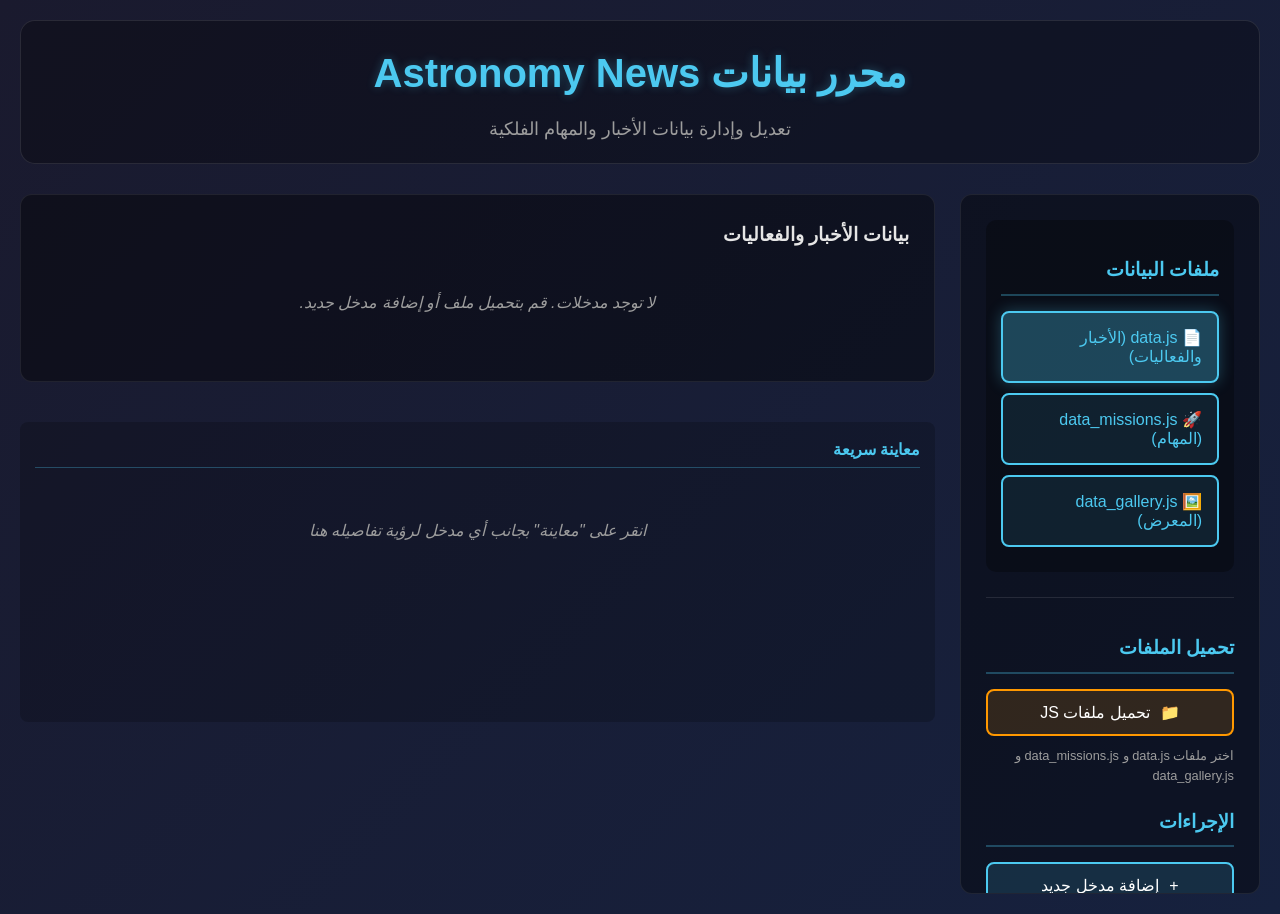
<file: admin_gui2.html>
<!DOCTYPE html>
<html lang="ar" dir="rtl">
<head>
    <meta charset="UTF-8">
    <meta name="viewport" content="width=device-width, initial-scale=1.0">
    <title>محرر بيانات Astronomy News</title>
    <style>
        * {
            margin: 0;
            padding: 0;
            box-sizing: border-box;
        }

        body {
            font-family: 'Segoe UI', Tahoma, Geneva, Verdana, sans-serif;
            background: linear-gradient(135deg, #1a1a2e 0%, #16213e 100%);
            color: #e6e6e6;
            min-height: 100vh;
            padding: 20px;
            line-height: 1.6;
        }

        .container {
            max-width: 1400px;
            margin: 0 auto;
        }

        header {
            text-align: center;
            margin-bottom: 30px;
            padding: 20px;
            background: rgba(0, 0, 0, 0.3);
            border-radius: 15px;
            border: 1px solid rgba(255, 255, 255, 0.1);
        }

        h1 {
            color: #4cc9f0;
            font-size: 2.5rem;
            margin-bottom: 10px;
            text-shadow: 0 0 10px rgba(76, 201, 240, 0.3);
        }

        .subtitle {
            color: #9d9d9d;
            font-size: 1.1rem;
        }

        .main-content {
            display: grid;
            grid-template-columns: 300px 1fr;
            gap: 25px;
            height: calc(100vh - 200px);
        }

        .sidebar {
            background: rgba(0, 0, 0, 0.4);
            border-radius: 12px;
            padding: 25px;
            border: 1px solid rgba(255, 255, 255, 0.08);
            overflow-y: auto;
        }

        .content-area {
            display: grid;
            grid-template-rows: auto 1fr;
            gap: 25px;
        }

        .data-view {
            background: rgba(0, 0, 0, 0.4);
            border-radius: 12px;
            padding: 25px;
            border: 1px solid rgba(255, 255, 255, 0.08);
            overflow-y: auto;
        }

        .file-selector {
            background: rgba(0, 0, 0, 0.3);
            padding: 15px;
            border-radius: 10px;
            margin-bottom: 25px;
        }

        .file-btn {
            display: block;
            width: 100%;
            padding: 15px;
            margin-bottom: 10px;
            background: rgba(76, 201, 240, 0.1);
            border: 2px solid #4cc9f0;
            color: #4cc9f0;
            border-radius: 8px;
            cursor: pointer;
            font-size: 1rem;
            transition: all 0.3s ease;
            text-align: right;
        }

        .file-btn:hover {
            background: rgba(76, 201, 240, 0.2);
            transform: translateX(-5px);
        }

        .file-btn.active {
            background: rgba(76, 201, 240, 0.3);
            box-shadow: 0 0 15px rgba(76, 201, 240, 0.3);
        }

        .section-title {
            color: #4cc9f0;
            margin: 20px 0 15px 0;
            font-size: 1.2rem;
            border-bottom: 2px solid rgba(76, 201, 240, 0.3);
            padding-bottom: 8px;
        }

        .action-btn {
            padding: 12px 20px;
            margin: 10px 0;
            background: rgba(76, 201, 240, 0.15);
            border: 2px solid #4cc9f0;
            color: white;
            border-radius: 8px;
            cursor: pointer;
            font-size: 1rem;
            transition: all 0.3s ease;
            display: flex;
            align-items: center;
            justify-content: center;
            gap: 10px;
            width: 100%;
        }

        .action-btn:hover {
            background: rgba(76, 201, 240, 0.3);
            transform: scale(1.05);
        }

        .action-btn.delete {
            background: rgba(244, 67, 54, 0.15);
            border-color: #f44336;
            margin-top: 20px;
        }

        .action-btn.delete:hover {
            background: rgba(244, 67, 54, 0.3);
        }

        .action-btn.download {
            background: rgba(76, 175, 80, 0.15);
            border-color: #4caf50;
        }

        .action-btn.download:hover {
            background: rgba(76, 175, 80, 0.3);
        }

        .action-btn.upload {
            background: rgba(255, 152, 0, 0.15);
            border-color: #ff9800;
        }

        .action-btn.upload:hover {
            background: rgba(255, 152, 0, 0.3);
        }

        .data-table {
            width: 100%;
            border-collapse: collapse;
            margin-top: 15px;
            text-align: right;
        }

        .data-table th {
            background: rgba(76, 201, 240, 0.2);
            color: #4cc9f0;
            padding: 12px;
            text-align: right;
            border-bottom: 2px solid rgba(76, 201, 240, 0.3);
        }

        .data-table td {
            padding: 12px;
            border-bottom: 1px solid rgba(255, 255, 255, 0.1);
            vertical-align: top;
        }

        .data-table tr:hover {
            background: rgba(255, 255, 255, 0.05);
        }

        .row-btn {
            padding: 6px 12px;
            margin: 2px;
            background: rgba(255, 255, 255, 0.1);
            border: 1px solid rgba(255, 255, 255, 0.2);
            color: white;
            border-radius: 4px;
            cursor: pointer;
            font-size: 0.85rem;
            transition: all 0.2s ease;
        }

        .row-btn:hover {
            background: rgba(76, 201, 240, 0.3);
        }

        .row-btn.delete {
            background: rgba(244, 67, 54, 0.2);
            border-color: rgba(244, 67, 54, 0.4);
        }

        .row-btn.delete:hover {
            background: rgba(244, 67, 54, 0.4);
        }

        .modal {
            display: none;
            position: fixed;
            top: 0;
            left: 0;
            width: 100%;
            height: 100%;
            background: rgba(0, 0, 0, 0.8);
            z-index: 1000;
            overflow-y: auto;
        }

        .modal-content {
            background: linear-gradient(135deg, #1a1a2e 0%, #16213e 100%);
            margin: 40px auto;
            padding: 30px;
            border-radius: 15px;
            border: 1px solid rgba(76, 201, 240, 0.3);
            max-width: 800px;
            max-height: 85vh;
            overflow-y: auto;
            position: relative;
        }

        .close-modal {
            position: absolute;
            left: 20px;
            top: 20px;
            font-size: 28px;
            cursor: pointer;
            color: #4cc9f0;
        }

        .form-section {
            background: rgba(0, 0, 0, 0.3);
            padding: 20px;
            border-radius: 10px;
            margin-bottom: 20px;
            text-align: right;
        }

        .form-group {
            margin-bottom: 15px;
            text-align: right;
        }

        label {
            display: block;
            margin-bottom: 5px;
            color: #4cc9f0;
            font-weight: 600;
            text-align: right;
        }

        input, textarea, select {
            width: 100%;
            padding: 10px;
            background: rgba(255, 255, 255, 0.1);
            border: 1px solid rgba(255, 255, 255, 0.2);
            border-radius: 6px;
            color: white;
            font-size: 1rem;
            text-align: right;
            direction: rtl;
        }

        input:focus, textarea:focus, select:focus {
            outline: none;
            border-color: #4cc9f0;
            box-shadow: 0 0 10px rgba(76, 201, 240, 0.3);
        }

        textarea {
            min-height: 80px;
            resize: vertical;
        }

        .language-tabs {
            display: flex;
            gap: 10px;
            margin-bottom: 15px;
            border-bottom: 2px solid rgba(76, 201, 240, 0.3);
            padding-bottom: 10px;
            justify-content: flex-end;
        }

        .lang-tab {
            padding: 8px 20px;
            background: rgba(76, 201, 240, 0.1);
            border: none;
            color: #4cc9f0;
            border-radius: 6px;
            cursor: pointer;
            transition: all 0.3s ease;
        }

        .lang-tab.active {
            background: rgba(76, 201, 240, 0.3);
            color: white;
        }

        .lang-content {
            display: none;
        }

        .lang-content.active {
            display: block;
        }

        .status-badge {
            padding: 4px 10px;
            border-radius: 20px;
            font-size: 0.85rem;
            font-weight: 600;
            display: inline-block;
        }

        .status-completed { background: rgba(76, 175, 80, 0.2); color: #4caf50; }
        .status-active { background: rgba(33, 150, 243, 0.2); color: #2196f3; }
        .status-upcoming { background: rgba(255, 152, 0, 0.2); color: #ff9800; }

        .notification {
            position: fixed;
            bottom: 20px;
            left: 20px;
            padding: 15px 25px;
            background: rgba(76, 175, 80, 0.9);
            color: white;
            border-radius: 8px;
            display: none;
            z-index: 1001;
            animation: slideIn 0.3s ease;
            text-align: center;
        }

        @keyframes slideIn {
            from { transform: translateX(-100%); opacity: 0; }
            to { transform: translateX(0); opacity: 1; }
        }

        .file-info {
            margin-top: 20px;
            padding: 15px;
            background: rgba(0, 0, 0, 0.2);
            border-radius: 8px;
            font-size: 0.9rem;
            color: #9d9d9d;
            text-align: right;
        }

        .counter {
            color: #4cc9f0;
            font-weight: bold;
        }

        .preview-area {
            background: rgba(0, 0, 0, 0.2);
            padding: 15px;
            border-radius: 8px;
            margin-top: 15px;
            max-height: 300px;
            overflow-y: auto;
        }

        .preview-title {
            color: #4cc9f0;
            margin-bottom: 10px;
            border-bottom: 1px solid rgba(76, 201, 240, 0.3);
            padding-bottom: 5px;
        }

        .empty-message {
            text-align: center;
            color: #9d9d9d;
            padding: 40px 20px;
            font-style: italic;
        }

        .file-input {
            display: none;
        }

        .upload-section {
            margin-top: 15px;
            padding-top: 15px;
            border-top: 1px solid rgba(255, 255, 255, 0.1);
        }

        .error-message {
            background: rgba(244, 67, 54, 0.2);
            color: #ff6b6b;
            padding: 10px;
            border-radius: 6px;
            margin: 10px 0;
            text-align: center;
        }

        @media (max-width: 768px) {
            .main-content {
                grid-template-columns: 1fr;
                height: auto;
            }
            
            .sidebar {
                max-height: 400px;
            }
            
            .modal-content {
                margin: 20px;
                padding: 20px;
            }
        }

        /* Add new styles for image changes */
        .action-btn.images {
            background: rgba(156, 39, 176, 0.15);
            border-color: #9c27b0;
        }
        
        .action-btn.images:hover {
            background: rgba(156, 39, 176, 0.3);
        }

        .image-changes-list {
            max-height: 400px;
            overflow-y: auto;
            margin: 15px 0;
        }
        
        .image-changes-list h4 {
            color: #4cc9f0;
            margin: 15px 0 10px 0;
            border-bottom: 1px solid rgba(76, 201, 240, 0.3);
            padding-bottom: 5px;
        }
        
        .image-list {
            list-style: none;
            padding: 10px;
            border-radius: 5px;
            margin: 10px 0;
        }
        
        .image-list.added {
            background: rgba(76, 175, 80, 0.1);
        }
        
        .image-list.removed {
            background: rgba(244, 67, 54, 0.1);
        }
        
        .image-list li {
            padding: 8px;
            border-bottom: 1px solid rgba(255, 255, 255, 0.1);
            font-family: monospace;
            font-size: 0.9rem;
        }
        
        .image-list li:last-child {
            border-bottom: none;
        }

        /* Update notification position */
        .notification {
            position: fixed;
            top: 20px;
            right: 20px;
            padding: 15px 20px;
            background: rgba(76, 175, 80, 0.9);
            color: white;
            border-radius: 8px;
            z-index: 10000;
            display: none;
            box-shadow: 0 5px 15px rgba(0, 0, 0, 0.3);
            animation: slideIn 0.3s ease;
            text-align: center;
        }

        @keyframes slideIn {
            from { transform: translateX(100%); opacity: 0; }
            to { transform: translateX(0); opacity: 1; }
        }

    </style>
</head>
<body>
    <div class="container">
        <header>
            <h1>محرر بيانات Astronomy News</h1>
            <p class="subtitle">تعديل وإدارة بيانات الأخبار والمهام الفلكية</p>
        </header>

        <div class="main-content">
            <div class="sidebar">
                <div class="file-selector">
                    <h3 class="section-title">ملفات البيانات</h3>
                    <button class="file-btn active" data-file="data">📄 data.js (الأخبار والفعاليات)</button>
                    <button class="file-btn" data-file="missions">🚀 data_missions.js (المهام)</button>
                    <button class="file-btn" data-file="gallery">🖼️ data_gallery.js (المعرض)</button>
                </div>

                <div class="upload-section">
                    <h3 class="section-title">تحميل الملفات</h3>
                    <input type="file" id="fileUpload" class="file-input" accept=".js" multiple>
                    <button class="action-btn upload" onclick="document.getElementById('fileUpload').click()">
                        <span>📁</span> تحميل ملفات JS
                    </button>
                    <p style="font-size: 0.8rem; color: #9d9d9d; margin-top: 10px;">
                        اختر ملفات data.js و data_missions.js و data_gallery.js
                    </p>
                </div>

                <h3 class="section-title">الإجراءات</h3>
                <button class="action-btn" id="addBtn">
                    <span>+</span> إضافة مدخل جديد
                </button>
                <button class="action-btn download" id="downloadBtn">
                    <span>⬇️</span> تحميل الملف الحالي
                </button>
                <button class="action-btn images" id="showImageChangesBtn">
                    <span>🖼️</span> عرض تغييرات الصور
                </button>
                <button class="action-btn delete" id="deleteAllBtn">
                    <span>🗑️</span> حذف جميع المدخلات
                </button>

                <div class="file-info">
                    <p>الملف الحالي: <span id="currentFileName" class="counter">data.js</span></p>
                    <p>عدد المدخلات: <span id="entryCount" class="counter">0</span></p>
                    <p>آخر تعديل: <span id="lastModified" class="counter">الآن</span></p>
                    <p>الحالة: <span id="fileStatus" class="counter">جديد</span></p>
                </div>
            </div>

            <div class="content-area">
                <div class="data-view">
                    <h3 id="dataViewTitle">بيانات الأخبار والفعاليات</h3>
                    <div id="dataTableContainer">
                        <!-- سيتم إدخال جدول البيانات هنا -->
                    </div>
                </div>

                <div class="preview-area">
                    <h4 class="preview-title">معاينة سريعة</h4>
                    <div id="previewArea">
                        <p class="empty-message">انقر على "معاينة" بجانب أي مدخل لرؤية تفاصيله هنا</p>
                    </div>
                </div>
            </div>
        </div>
    </div>

    <!-- نافذة التعديل/الإضافة -->
    <div id="editModal" class="modal">
        <div class="modal-content">
            <span class="close-modal" onclick="closeModal()">&times;</span>
            <h2 id="modalTitle">إضافة مدخل جديد</h2>
            <form id="dataForm" dir="rtl">
                <div class="form-section">
                    <div class="form-group">
                        <label for="id">المعرف:</label>
                        <input type="text" id="id" name="id" required>
                    </div>

                    <div class="form-group">
                        <label for="type">النوع:</label>
                        <select id="type" name="type" onchange="toggleFields()">
                            <option value="news">خبر</option>
                            <option value="event">فعالية</option>
                            <option value="mission">مهمة</option>
                            <option value="gallery">معرض</option>
                        </select>
                    </div>

                    <div class="form-group">
                        <label for="category">الفئة:</label>
                        <select id="category" name="category">
                            <option value="global">عالمي</option>
                            <option value="local">محلي (تونس)</option>
                            <option value="galaxies">مجرات</option>
                            <option value="nebulae">سدم</option>
                            <option value="planets">كواكب</option>
                            <option value="stars">نجوم</option>
                            <option value="tunisia">تونس</option>
                            <option value="telescopes">تلسكوبات</option>
                            <option value="moon">القمر</option>
                            <option value="mars">المريخ</option>
                            <option value="deep-space">الفضاء العميق</option>
                        </select>
                    </div>

                    <div class="form-group" id="statusGroup" style="display: none;">
                        <label for="status">الحالة:</label>
                        <select id="status" name="status">
                            <option value="completed">مكتمل</option>
                            <option value="active">نشط</option>
                            <option value="upcoming">قادم</option>
                        </select>
                    </div>

                    <div class="form-group" id="agencyGroup" style="display: none;">
                        <label for="agency">الوكالة:</label>
                        <input type="text" id="agency" name="agency" placeholder="ناسا، وكالة الفضاء الأوروبية، إلخ.">
                    </div>

                    <div class="form-group">
                        <label for="date">التاريخ:</label>
                        <input type="date" id="date" name="date" required>
                    </div>

                    <div class="form-group">
                        <label for="image">مسار الصورة:</label>
                        <input type="text" id="image" name="image" placeholder="assets/images/...">
                    </div>
                </div>

                <div class="form-section">
                    <h3>المحتوى متعدد اللغات</h3>
                    <div class="language-tabs">
                        <button type="button" class="lang-tab active" onclick="showLang('en')">الإنجليزية</button>
                        <button type="button" class="lang-tab" onclick="showLang('fr')">الفرنسية</button>
                        <button type="button" class="lang-tab" onclick="showLang('ar')">العربية</button>
                    </div>

                    <div id="lang-en" class="lang-content active">
                        <div class="form-group">
                            <label for="en_title">العنوان (EN):</label>
                            <input type="text" id="en_title" name="en_title" required>
                        </div>
                        <div class="form-group">
                            <label for="en_subtitle">العنوان الفرعي (EN):</label>
                            <input type="text" id="en_subtitle" name="en_subtitle">
                        </div>
                        <div class="form-group">
                            <label for="en_body">النص/الوصف (EN):</label>
                            <textarea id="en_body" name="en_body" rows="4"></textarea>
                        </div>
                        <div class="form-group" id="en_telescopeGroup" style="display: none;">
                            <label for="en_telescope">التلسكوب (EN):</label>
                            <input type="text" id="en_telescope" name="en_telescope">
                        </div>
                        <div class="form-group" id="en_locationGroup" style="display: none;">
                            <label for="en_location">الموقع (EN):</label>
                            <input type="text" id="en_location" name="en_location">
                        </div>
                        <div class="form-group" id="en_agencyGroup" style="display: none;">
                            <label for="en_agency">الوكالة (EN):</label>
                            <input type="text" id="en_agency" name="en_agency">
                        </div>
                    </div>

                    <div id="lang-fr" class="lang-content">
                        <div class="form-group">
                            <label for="fr_title">العنوان (FR):</label>
                            <input type="text" id="fr_title" name="fr_title" required>
                        </div>
                        <div class="form-group">
                            <label for="fr_subtitle">العنوان الفرعي (FR):</label>
                            <input type="text" id="fr_subtitle" name="fr_subtitle">
                        </div>
                        <div class="form-group">
                            <label for="fr_body">النص/الوصف (FR):</label>
                            <textarea id="fr_body" name="fr_body" rows="4"></textarea>
                        </div>
                        <div class="form-group" id="fr_telescopeGroup" style="display: none;">
                            <label for="fr_telescope">التلسكوب (FR):</label>
                            <input type="text" id="fr_telescope" name="fr_telescope">
                        </div>
                        <div class="form-group" id="fr_locationGroup" style="display: none;">
                            <label for="fr_location">الموقع (FR):</label>
                            <input type="text" id="fr_location" name="fr_location">
                        </div>
                        <div class="form-group" id="fr_agencyGroup" style="display: none;">
                            <label for="fr_agency">الوكالة (FR):</label>
                            <input type="text" id="fr_agency" name="fr_agency">
                        </div>
                    </div>

                    <div id="lang-ar" class="lang-content">
                        <div class="form-group">
                            <label for="ar_title">العنوان (AR):</label>
                            <input type="text" id="ar_title" name="ar_title" required>
                        </div>
                        <div class="form-group">
                            <label for="ar_subtitle">العنوان الفرعي (AR):</label>
                            <input type="text" id="ar_subtitle" name="ar_subtitle">
                        </div>
                        <div class="form-group">
                            <label for="ar_body">النص/الوصف (AR):</label>
                            <textarea id="ar_body" name="ar_body" rows="4"></textarea>
                        </div>
                        <div class="form-group" id="ar_telescopeGroup" style="display: none;">
                            <label for="ar_telescope">التلسكوب (AR):</label>
                            <input type="text" id="ar_telescope" name="ar_telescope">
                        </div>
                        <div class="form-group" id="ar_locationGroup" style="display: none;">
                            <label for="ar_location">الموقع (AR):</label>
                            <input type="text" id="ar_location" name="ar_location">
                        </div>
                        <div class="form-group" id="ar_agencyGroup" style="display: none;">
                            <label for="ar_agency">الوكالة (AR):</label>
                            <input type="text" id="ar_agency" name="ar_agency">
                        </div>
                    </div>
                </div>

                <div class="form-section">
                    <button type="button" class="action-btn" onclick="saveEntry()">حفظ المدخل</button>
                    <button type="button" class="action-btn delete" onclick="closeModal()">إلغاء</button>
                </div>
            </form>
        </div>
    </div>

    <!-- نافذة عرض تغييرات الصور -->
    <div id="imageChangesModal" class="modal">
        <div class="modal-content" style="max-width: 600px;">
            <span class="close-modal" onclick="closeImageChangesModal()">&times;</span>
            <h2>تغييرات الصور</h2>
            <div id="imageChangesContent" class="image-changes-list">
                <!-- محتوى تغييرات الصور سيظهر هنا -->
            </div>
            <div class="form-section">
                <button type="button" class="action-btn" onclick="clearImageChanges()">مسح القائمة</button>
                <button type="button" class="action-btn delete" onclick="closeImageChangesModal()">إغلاق</button>
            </div>
        </div>
    </div>

    <!-- الإشعارات -->
    <div id="notification" class="notification"></div>

    <script>
        // البيانات الأساسية الفارغة
        let AN_data = [];
        let AN_missions_data = [];
        let AN_gallery_data = [];
        
        // إدارة الحالة
        let currentFile = 'data';
        let currentData = AN_data;
        let editingId = null;
        let fileStatus = {
            data: 'غير محمل',
            missions: 'غير محمل',
            gallery: 'غير محمل'
        };

        // Image tracking
        let imageChanges = {
            added: new Set(),
            removed: new Set()
        };

        // Keep track of original images when loading data
        let originalImages = new Set();

        // تهيئة الصفحة
        document.addEventListener('DOMContentLoaded', function() {
            loadData('data');
            setupEventListeners();
            updateCounters();
        });

        function setupEventListeners() {
            // أزرار اختيار الملف
            document.querySelectorAll('.file-btn').forEach(btn => {
                btn.addEventListener('click', function() {
                    document.querySelectorAll('.file-btn').forEach(b => b.classList.remove('active'));
                    this.classList.add('active');
                    loadData(this.dataset.file);
                });
            });

            // أزرار الإجراءات
            document.getElementById('addBtn').addEventListener('click', openAddModal);
            document.getElementById('downloadBtn').addEventListener('click', downloadCurrentFile);
            document.getElementById('showImageChangesBtn').addEventListener('click', showImageChanges);
            document.getElementById('deleteAllBtn').addEventListener('click', deleteAllEntries);
            
            // تحميل الملفات
            document.getElementById('fileUpload').addEventListener('change', handleFileUpload);
        }

        function handleFileUpload(event) {
            const files = event.target.files;
            if (files.length === 0) return;
            
            Array.from(files).forEach(file => {
                const reader = new FileReader();
                reader.onload = function(e) {
                    try {
                        const content = e.target.result;
                        const fileName = file.name.toLowerCase();
                        
                        if (fileName === 'data.js') {
                            parseDataFile(content, 'data');
                        } else if (fileName === 'data_missions.js') {
                            parseDataFile(content, 'missions');
                        } else if (fileName === 'data_gallery.js') {
                            parseDataFile(content, 'gallery');
                        } else {
                            showNotification(`ملف ${file.name} غير معروف. يجب أن يكون اسم الملف data.js أو data_missions.js أو data_gallery.js`);
                        }
                    } catch (error) {
                        showNotification(`خطأ في تحليل الملف ${file.name}: ${error.message}`, 'error');
                    }
                };
                reader.readAsText(file);
            });
        }

        function parseDataFile(content, type) {
            try {
                // محاولة استخراج البيانات من ملف JavaScript
                let data = null;
                
                if (type === 'data') {
                    // البحث عن AN_data في الملف
                    const match = content.match(/const\s+AN_data\s*=\s*(\[.*\]);/s);
                    if (match) {
                        // تقييم مقطع JavaScript بأمان
                        const dataStr = match[1];
                        data = safeEval(dataStr);
                        AN_data = data;
                        fileStatus.data = 'محمل';
                        
                        // استخراج الصور من البيانات
                        extractImagesFromData(data, type);
                    }
                } else if (type === 'missions') {
                    // البحث عن AN_missions_data في الملف
                    const match = content.match(/const\s+AN_missions_data\s*=\s*(\[.*\]);/s);
                    if (match) {
                        const dataStr = match[1];
                        data = safeEval(dataStr);
                        AN_missions_data = data;
                        fileStatus.missions = 'محمل';
                        
                        // استخراج الصور من البيانات
                        extractImagesFromData(data, type);
                    }
                } else if (type === 'gallery') {
                    // البحث عن AN_gallery_data في الملف
                    const match = content.match(/const\s+AN_gallery_data\s*=\s*(\[.*\]);/s);
                    if (match) {
                        const dataStr = match[1];
                        data = safeEval(dataStr);
                        AN_gallery_data = data;
                        fileStatus.gallery = 'محمل';
                        
                        // استخراج الصور من البيانات
                        extractImagesFromData(data, type);
                    }
                }
                
                if (data) {
                    showNotification(`تم تحميل ${type} بنجاح! ${data.length} مدخلات`);
                    // إذا كان الملف المحمل هو الملف الحالي المعروض، قم بتحديث العرض
                    if (currentFile === type) {
                        loadData(type);
                    }
                } else {
                    showNotification(`لم يتم العثور على بيانات في ملف ${type}`, 'error');
                }
            } catch (error) {
                console.error('Error parsing file:', error);
                showNotification(`خطأ في تحليل ملف ${type}: ${error.message}`, 'error');
            }
        }

        function extractImagesFromData(data, type) {
            data.forEach(item => {
                if (item.image) originalImages.add(item.image);
            });
        }

        function safeEval(dataStr) {
            // استخدم Function constructor لتقييم السلسلة بأمان
            try {
                // تنظيف السلسلة من التعليقات المحتملة
                dataStr = dataStr.replace(/\/\/.*$/gm, '').replace(/\/\*[\s\S]*?\*\//g, '');
                
                const func = new Function(`return ${dataStr};`);
                return func();
            } catch (error) {
                // إذا فشل، حاول تحويل JSON
                try {
                    // محاولة إصلاح JSON من JavaScript
                    let jsonStr = dataStr
                        .replace(/(\w+):/g, '"$1":') // إضافة اقتباس حول المفاتيح
                        .replace(/'/g, '"') // استبدال الاقتباس المفرد بثنائي
                        .replace(/,\s*]/g, ']') // إزالة الفواصل الزائدة
                        .replace(/,\s*}/g, '}'); // إزالة الفواصل الزائدة
                    
                    return JSON.parse(jsonStr);
                } catch (jsonError) {
                    throw new Error('لا يمكن تحليل البيانات: ' + jsonError.message);
                }
            }
        }

        function loadData(file) {
            currentFile = file;
            switch(file) {
                case 'data':
                    currentData = AN_data;
                    document.getElementById('dataViewTitle').textContent = 'بيانات الأخبار والفعاليات';
                    document.getElementById('currentFileName').textContent = 'data.js';
                    break;
                case 'missions':
                    currentData = AN_missions_data;
                    document.getElementById('dataViewTitle').textContent = 'بيانات المهام';
                    document.getElementById('currentFileName').textContent = 'data_missions.js';
                    break;
                case 'gallery':
                    currentData = AN_gallery_data;
                    document.getElementById('dataViewTitle').textContent = 'بيانات المعرض';
                    document.getElementById('currentFileName').textContent = 'data_gallery.js';
                    break;
            }
            renderTable();
            updateCounters();
        }

        function renderTable() {
            const container = document.getElementById('dataTableContainer');
            if (currentData.length === 0) {
                container.innerHTML = '<p class="empty-message">لا توجد مدخلات. قم بتحميل ملف أو إضافة مدخل جديد.</p>';
                return;
            }

            let table = '<table class="data-table">';
            
            // رؤوس الجدول حسب نوع الملف
            if (currentFile === 'missions') {
                table += `
                    <thead>
                        <tr>
                            <th>المعرف</th>
                            <th>العنوان</th>
                            <th>الحالة</th>
                            <th>الوكالة</th>
                            <th>التاريخ</th>
                            <th>الإجراءات</th>
                        </tr>
                    </thead>
                    <tbody>
                `;
                currentData.forEach(item => {
                    const statusClass = `status-${item.status}`;
                    table += `
                        <tr>
                            <td><code>${item.id}</code></td>
                            <td>${item.en?.title || 'بدون عنوان'}</td>
                            <td><span class="status-badge ${statusClass}">${item.status}</span></td>
                            <td>${item.agency || ''}</td>
                            <td>${formatDate(item.date)}</td>
                            <td>
                                <button class="row-btn" onclick="editEntry('${item.id}')">تعديل</button>
                                <button class="row-btn delete" onclick="deleteEntry('${item.id}')">حذف</button>
                                <button class="row-btn" onclick="previewEntry('${item.id}')">معاينة</button>
                            </td>
                        </tr>
                    `;
                });
            } else if (currentFile === 'gallery') {
                table += `
                    <thead>
                        <tr>
                            <th>المعرف</th>
                            <th>الفئة</th>
                            <th>العنوان</th>
                            <th>التاريخ</th>
                            <th>التلسكوب</th>
                            <th>الإجراءات</th>
                        </tr>
                    </thead>
                    <tbody>
                `;
                currentData.forEach(item => {
                    table += `
                        <tr>
                            <td><code>${item.id}</code></td>
                            <td><span class="status-badge">${item.category}</span></td>
                            <td>${item.en?.title || 'بدون عنوان'}</td>
                            <td>${formatDate(item.date)}</td>
                            <td>${item.en?.telescope || ''}</td>
                            <td>
                                <button class="row-btn" onclick="editEntry('${item.id}')">تعديل</button>
                                <button class="row-btn delete" onclick="deleteEntry('${item.id}')">حذف</button>
                                <button class="row-btn" onclick="previewEntry('${item.id}')">معاينة</button>
                            </td>
                        </tr>
                    `;
                });
            } else {
                table += `
                    <thead>
                        <tr>
                            <th>المعرف</th>
                            <th>النوع</th>
                            <th>الفئة</th>
                            <th>العنوان</th>
                            <th>التاريخ</th>
                            <th>الإجراءات</th>
                        </tr>
                    </thead>
                    <tbody>
                `;
                currentData.forEach(item => {
                    table += `
                        <tr>
                            <td><code>${item.id}</code></td>
                            <td><span class="status-badge">${item.type}</span></td>
                            <td><span class="status-badge">${item.category}</span></td>
                            <td>${item.en?.title || 'بدون عنوان'}</td>
                            <td>${formatDate(item.date)}</td>
                            <td>
                                <button class="row-btn" onclick="editEntry('${item.id}')">تعديل</button>
                                <button class="row-btn delete" onclick="deleteEntry('${item.id}')">حذف</button>
                                <button class="row-btn" onclick="previewEntry('${item.id}')">معاينة</button>
                            </td>
                        </tr>
                    `;
                });
            }
            
            table += '</tbody></table>';
            container.innerHTML = table;
        }

        function formatDate(dateString) {
            if (!dateString) return 'بدون تاريخ';
            const date = new Date(dateString);
            if (isNaN(date.getTime())) return dateString;
            
            const day = date.getDate().toString().padStart(2, '0');
            const month = (date.getMonth() + 1).toString().padStart(2, '0');
            const year = date.getFullYear();
            return `${day}/${month}/${year}`;
        }

        function openAddModal() {
            editingId = null;
            document.getElementById('modalTitle').textContent = 'إضافة مدخل جديد';
            document.getElementById('dataForm').reset();
            document.getElementById('type').value = currentFile === 'missions' ? 'mission' : 
                                                   currentFile === 'gallery' ? 'gallery' : 'news';
            toggleFields();
            
            // إنشاء معرف جديد
            const type = document.getElementById('type').value;
            let prefix = '';
            switch(type) {
                case 'news': prefix = 'news-'; break;
                case 'event': prefix = 'event-'; break;
                case 'mission': prefix = 'mission-'; break;
                case 'gallery': 
                    const category = document.getElementById('category').value;
                    prefix = category.split('-')[0] + '-'; 
                    break;
            }
            
            if (prefix) {
                let maxNum = 0;
                currentData.forEach(item => {
                    if (item.id && item.id.startsWith(prefix)) {
                        const parts = item.id.split('-');
                        const num = parseInt(parts[parts.length - 1]);
                        if (!isNaN(num) && num > maxNum) maxNum = num;
                    }
                });
                document.getElementById('id').value = `${prefix}${(maxNum + 1).toString().padStart(3, '0')}`;
            }
            
            // تعيين التاريخ الافتراضي لليوم
            const today = new Date().toISOString().split('T')[0];
            document.getElementById('date').value = today;
            
            document.getElementById('editModal').style.display = 'block';
        }

        function editEntry(id) {
            editingId = id;
            const item = currentData.find(item => item.id === id);
            
            if (!item) {
                showNotification('لم يتم العثور على المدخل!', 'error');
                return;
            }
            
            document.getElementById('modalTitle').textContent = 'تعديل المدخل';
            document.getElementById('dataForm').reset();
            
            document.getElementById('id').value = item.id;
            document.getElementById('type').value = item.type || 'news';
            document.getElementById('category').value = item.category || 'global';
            document.getElementById('status').value = item.status || 'active';
            document.getElementById('agency').value = item.agency || '';
            document.getElementById('date').value = item.date || '';
            document.getElementById('image').value = item.image || '';
            
            // الإنجليزية
            document.getElementById('en_title').value = item.en?.title || '';
            document.getElementById('en_subtitle').value = item.en?.subtitle || item.en?.description || '';
            document.getElementById('en_body').value = item.en?.body || item.en?.description || '';
            document.getElementById('en_telescope').value = item.en?.telescope || '';
            document.getElementById('en_location').value = item.en?.location || '';
            document.getElementById('en_agency').value = item.en?.agency || '';
            
            // الفرنسية
            document.getElementById('fr_title').value = item.fr?.title || '';
            document.getElementById('fr_subtitle').value = item.fr?.subtitle || item.fr?.description || '';
            document.getElementById('fr_body').value = item.fr?.body || item.fr?.description || '';
            document.getElementById('fr_telescope').value = item.fr?.telescope || '';
            document.getElementById('fr_location').value = item.fr?.location || '';
            document.getElementById('fr_agency').value = item.fr?.agency || '';
            
            // العربية
            document.getElementById('ar_title').value = item.ar?.title || '';
            document.getElementById('ar_subtitle').value = item.ar?.subtitle || item.ar?.description || '';
            document.getElementById('ar_body').value = item.ar?.body || item.ar?.description || '';
            document.getElementById('ar_telescope').value = item.ar?.telescope || '';
            document.getElementById('ar_location').value = item.ar?.location || '';
            document.getElementById('ar_agency').value = item.ar?.agency || '';
            
            toggleFields();
            document.getElementById('editModal').style.display = 'block';
        }

        function saveEntry() {
            const type = document.getElementById('type').value;
            const category = document.getElementById('category').value;
            
            // التحقق من الحقول المطلوبة
            if (!document.getElementById('id').value) {
                showNotification('المعرف مطلوب!', 'error');
                return;
            }
            
            if (!document.getElementById('en_title').value) {
                showNotification('العنوان بالإنجليزية مطلوب!', 'error');
                return;
            }
            
            // تتبع تغييرات الصور
            let oldImage = '';
            if (editingId) {
                const oldItem = currentData.find(item => item.id === editingId);
                oldImage = oldItem ? oldItem.image : '';
            }
            const newImage = document.getElementById('image').value;
            
            // تتبع تغييرات الصور
            if (oldImage && oldImage !== newImage) {
                imageChanges.removed.add(oldImage);
            }
            if (newImage && newImage !== oldImage) {
                imageChanges.added.add(newImage);
            }
            
            let item;
            
            if (type === 'mission') {
                item = {
                    id: document.getElementById('id').value,
                    type: 'mission',
                    status: document.getElementById('status').value,
                    category: category,
                    agency: document.getElementById('agency').value,
                    date: document.getElementById('date').value,
                    image: newImage,
                    en: {
                        title: document.getElementById('en_title').value,
                        subtitle: document.getElementById('en_subtitle').value,
                        body: document.getElementById('en_body').value,
                        agency: document.getElementById('en_agency').value
                    },
                    fr: {
                        title: document.getElementById('fr_title').value,
                        subtitle: document.getElementById('fr_subtitle').value,
                        body: document.getElementById('fr_body').value,
                        agency: document.getElementById('fr_agency').value
                    },
                    ar: {
                        title: document.getElementById('ar_title').value,
                        subtitle: document.getElementById('ar_subtitle').value,
                        body: document.getElementById('ar_body').value,
                        agency: document.getElementById('ar_agency').value
                    }
                };
            } else if (type === 'gallery') {
                item = {
                    id: document.getElementById('id').value,
                    category: category,
                    image: newImage,
                    date: document.getElementById('date').value,
                    en: {
                        title: document.getElementById('en_title').value,
                        description: document.getElementById('en_body').value,
                        telescope: document.getElementById('en_telescope').value,
                        location: document.getElementById('en_location').value,
                        category: category
                    },
                    fr: {
                        title: document.getElementById('fr_title').value,
                        description: document.getElementById('fr_body').value,
                        telescope: document.getElementById('fr_telescope').value,
                        location: document.getElementById('fr_location').value,
                        category: category
                    },
                    ar: {
                        title: document.getElementById('ar_title').value,
                        description: document.getElementById('ar_body').value,
                        telescope: document.getElementById('ar_telescope').value,
                        location: document.getElementById('ar_location').value,
                        category: category
                    }
                };
            } else {
                item = {
                    id: document.getElementById('id').value,
                    type: type,
                    category: category,
                    image: newImage,
                    date: document.getElementById('date').value,
                    en: {
                        title: document.getElementById('en_title').value,
                        subtitle: document.getElementById('en_subtitle').value,
                        body: document.getElementById('en_body').value
                    },
                    fr: {
                        title: document.getElementById('fr_title').value,
                        subtitle: document.getElementById('fr_subtitle').value,
                        body: document.getElementById('fr_body').value
                    },
                    ar: {
                        title: document.getElementById('ar_title').value,
                        subtitle: document.getElementById('ar_subtitle').value,
                        body: document.getElementById('ar_body').value
                    }
                };
            }
            
            if (editingId) {
                const index = currentData.findIndex(item => item.id === editingId);
                if (index !== -1) {
                    currentData[index] = item;
                    showNotification('تم تحديث المدخل بنجاح!');
                }
            } else {
                currentData.push(item);
                showNotification('تم إضافة المدخل بنجاح!');
            }
            
            closeModal();
            renderTable();
            updateCounters();
            
            // تحديث حالة الملف
            if (currentFile === 'data') fileStatus.data = 'معدل';
            else if (currentFile === 'missions') fileStatus.missions = 'معدل';
            else if (currentFile === 'gallery') fileStatus.gallery = 'معدل';
        }

        function deleteEntry(id) {
            if (!confirm('هل أنت متأكد من حذف هذا المدخل؟')) return;
            
            const item = currentData.find(item => item.id === id);
            if (item && item.image) {
                imageChanges.removed.add(item.image);
            }
            
            const index = currentData.findIndex(item => item.id === id);
            if (index !== -1) {
                currentData.splice(index, 1);
            }
            
            renderTable();
            updateCounters();
            showNotification('تم حذف المدخل بنجاح!');
            
            // تحديث حالة الملف
            if (currentFile === 'data') fileStatus.data = 'معدل';
            else if (currentFile === 'missions') fileStatus.missions = 'معدل';
            else if (currentFile === 'gallery') fileStatus.gallery = 'معدل';
        }

        function deleteAllEntries() {
            if (!confirm('تحذير: هذا سيمسح جميع المدخلات في الملف الحالي. هل تريد المتابعة؟')) return;
            
            // تتبع جميع الصور التي سيتم إزالتها
            currentData.forEach(item => {
                if (item.image) imageChanges.removed.add(item.image);
            });
            
            currentData.length = 0;
            renderTable();
            updateCounters();
            showNotification('تم حذف جميع المدخلات!');
            
            // تحديث حالة الملف
            if (currentFile === 'data') fileStatus.data = 'معدل';
            else if (currentFile === 'missions') fileStatus.missions = 'معدل';
            else if (currentFile === 'gallery') fileStatus.gallery = 'معدل';
        }

        function previewEntry(id) {
            const item = currentData.find(item => item.id === id);
            
            if (!item) {
                document.getElementById('previewArea').innerHTML = '<p class="empty-message">لم يتم العثور على المدخل</p>';
                return;
            }
            
            const preview = document.getElementById('previewArea');
            let html = '<div class="preview-content">';
            
            if (currentFile === 'missions') {
                const statusClass = `status-${item.status}`;
                html += `
                    <h4>${item.en?.title || 'بدون عنوان'}</h4>
                    <p><strong>المعرف:</strong> ${item.id}</p>
                    <p><strong>الحالة:</strong> <span class="status-badge ${statusClass}">${item.status}</span></p>
                    <p><strong>الوكالة:</strong> ${item.agency || 'غير محدد'}</p>
                    <p><strong>التاريخ:</strong> ${formatDate(item.date)}</p>
                    <p><strong>الصورة:</strong> ${item.image || 'غير محدد'}</p>
                    <p><strong>الوصف (EN):</strong> ${(item.en?.body || '').substring(0, 100)}${item.en?.body && item.en.body.length > 100 ? '...' : ''}</p>
                `;
            } else if (currentFile === 'gallery') {
                html += `
                    <h4>${item.en?.title || 'بدون عنوان'}</h4>
                    <p><strong>المعرف:</strong> ${item.id}</p>
                    <p><strong>الفئة:</strong> ${item.category}</p>
                    <p><strong>التاريخ:</strong> ${formatDate(item.date)}</p>
                    <p><strong>الصورة:</strong> ${item.image || 'غير محدد'}</p>
                    <p><strong>التلسكوب:</strong> ${item.en?.telescope || 'غير محدد'}</p>
                    <p><strong>الموقع:</strong> ${item.en?.location || 'غير محدد'}</p>
                    <p><strong>الوصف (EN):</strong> ${(item.en?.description || '').substring(0, 100)}${item.en?.description && item.en.description.length > 100 ? '...' : ''}</p>
                `;
            } else {
                html += `
                    <h4>${item.en?.title || 'بدون عنوان'}</h4>
                    <p><strong>المعرف:</strong> ${item.id}</p>
                    <p><strong>النوع:</strong> ${item.type} | <strong>الفئة:</strong> ${item.category}</p>
                    <p><strong>التاريخ:</strong> ${formatDate(item.date)}</p>
                    <p><strong>الصورة:</strong> ${item.image || 'غير محدد'}</p>
                    <p><strong>العنوان الفرعي:</strong> ${item.en?.subtitle || 'غير محدد'}</p>
                    <p><strong>النص (EN):</strong> ${(item.en?.body || '').substring(0, 150)}${item.en?.body && item.en.body.length > 150 ? '...' : ''}</p>
                `;
            }
            
            html += '</div>';
            preview.innerHTML = html;
        }

        function downloadCurrentFile() {
            if (currentData.length === 0) {
                showNotification('لا توجد بيانات لتحميلها!', 'error');
                return;
            }
            
            let content = '';
            let filename = '';
            
            if (currentFile === 'data') {
                content = generateDataJS();
                filename = 'data.js';
            } else if (currentFile === 'missions') {
                content = generateMissionsJS();
                filename = 'data_missions.js';
            } else {
                content = generateGalleryJS();
                filename = 'data_gallery.js';
            }
            
            const blob = new Blob([content], { type: 'text/javascript' });
            const url = URL.createObjectURL(blob);
            const a = document.createElement('a');
            a.href = url;
            a.download = filename;
            document.body.appendChild(a);
            a.click();
            document.body.removeChild(a);
            URL.revokeObjectURL(url);
            
            showNotification(`تم تحميل الملف ${filename}!`);
            
            // إعادة تعيين حالة الملف
            if (currentFile === 'data') fileStatus.data = 'محفوظ';
            else if (currentFile === 'missions') fileStatus.missions = 'محفوظ';
            else if (currentFile === 'gallery') fileStatus.gallery = 'محفوظ';
            updateCounters();
        }

        function generateDataJS() {
            const dataStr = JSON.stringify(AN_data, null, 4);
            return `// data.js - Updated with categories and Tunisian data
const AN_data = ${dataStr};`;
        }

        function generateMissionsJS() {
            const dataStr = JSON.stringify(AN_missions_data, null, 4);
            return `// data_missions.js - Mission data for Astronomy News
const AN_missions_data = ${dataStr};`;
        }

        function generateGalleryJS() {
            const dataStr = JSON.stringify(AN_gallery_data, null, 4);
            return `// data_gallery.js - Gallery data for Astronomy News
const AN_gallery_data = ${dataStr};`;
        }

        // وظائف إدارة الصور
        function showImageChanges() {
            // إزالة الصور التي تمت إضافتها وإزالتها (تعني أنها تم تحديثها)
            const addedArray = Array.from(imageChanges.added);
            const removedArray = Array.from(imageChanges.removed);
            
            const netAdded = addedArray.filter(img => !imageChanges.removed.has(img));
            const netRemoved = removedArray.filter(img => !imageChanges.added.has(img));
            
            const addedHtml = netAdded.length > 0 ? 
                `<h4>الصور المضافة (يجب رفعها إلى مجلد assets):</h4>
                 <ul class="image-list added">
                     ${netAdded.map(img => `<li>${img}</li>`).join('')}
                 </ul>` : 
                '<p style="color: #9d9d9d; font-style: italic;">لا توجد صور مضافة جديدة</p>';
            
            const removedHtml = netRemoved.length > 0 ? 
                `<h4>الصور المحذوفة (يمكن حذفها من مجلد assets):</h4>
                 <ul class="image-list removed">
                     ${netRemoved.map(img => `<li>${img}</li>`).join('')}
                 </ul>` : 
                '<p style="color: #9d9d9d; font-style: italic;">لا توجد صور محذوفة</p>';
            
            const summary = netAdded.length > 0 || netRemoved.length > 0 ?
                `<p><strong>ملخص:</strong> ${netAdded.length} صورة مضافة، ${netRemoved.length} صورة محذوفة</p>` :
                '<p style="color: #9d9d9d; font-style: italic;">لا توجد تغييرات في الصور</p>';
            
            const content = summary + addedHtml + removedHtml;
            
            document.getElementById('imageChangesContent').innerHTML = content;
            document.getElementById('imageChangesModal').style.display = 'block';
        }

        function closeImageChangesModal() {
            document.getElementById('imageChangesModal').style.display = 'none';
        }

        function clearImageChanges() {
            imageChanges.added.clear();
            imageChanges.removed.clear();
            showNotification('تم مسح قائمة تغييرات الصور');
            closeImageChangesModal();
        }

        function closeModal() {
            document.getElementById('editModal').style.display = 'none';
            editingId = null;
        }

        function showLang(lang) {
            document.querySelectorAll('.lang-content').forEach(el => el.classList.remove('active'));
            document.querySelectorAll('.lang-tab').forEach(el => el.classList.remove('active'));
            document.getElementById(`lang-${lang}`).classList.add('active');
            document.querySelector(`[onclick="showLang('${lang}')"]`).classList.add('active');
        }

        function toggleFields() {
            const type = document.getElementById('type').value;
            const isMission = type === 'mission';
            const isGallery = type === 'gallery';
            
            // إظهار/إخفاء حقل الحالة للمهام
            document.getElementById('statusGroup').style.display = isMission ? 'block' : 'none';
            
            // إظهار/إخفاء حقل الوكالة
            document.getElementById('agencyGroup').style.display = isMission ? 'block' : 'none';
            
            // إظهار/إخفاء حقول التلسكوب والموقع للمعرض
            document.getElementById('en_telescopeGroup').style.display = isGallery ? 'block' : 'none';
            document.getElementById('fr_telescopeGroup').style.display = isGallery ? 'block' : 'none';
            document.getElementById('ar_telescopeGroup').style.display = isGallery ? 'block' : 'none';
            document.getElementById('en_locationGroup').style.display = isGallery ? 'block' : 'none';
            document.getElementById('fr_locationGroup').style.display = isGallery ? 'block' : 'none';
            document.getElementById('ar_locationGroup').style.display = isGallery ? 'block' : 'none';
            
            // إظهار/إخفاء حقول الوكالة للترجمة (للمهام)
            document.getElementById('en_agencyGroup').style.display = isMission ? 'block' : 'none';
            document.getElementById('fr_agencyGroup').style.display = isMission ? 'block' : 'none';
            document.getElementById('ar_agencyGroup').style.display = isMission ? 'block' : 'none';
            
            // تحديث التسميات
            if (isGallery) {
                document.querySelector('label[for="en_body"]').textContent = 'الوصف (EN):';
                document.querySelector('label[for="fr_body"]').textContent = 'الوصف (FR):';
                document.querySelector('label[for="ar_body"]').textContent = 'الوصف (AR):';
            } else {
                document.querySelector('label[for="en_body"]').textContent = 'النص/الوصف (EN):';
                document.querySelector('label[for="fr_body"]').textContent = 'النص/الوصف (FR):';
                document.querySelector('label[for="ar_body"]').textContent = 'النص/الوصف (AR):';
            }
        }

        function updateCounters() {
            document.getElementById('entryCount').textContent = currentData.length;
            document.getElementById('lastModified').textContent = new Date().toLocaleTimeString('ar-TN');
            document.getElementById('fileStatus').textContent = fileStatus[currentFile] || 'غير محمل';
        }

        function showNotification(message, type = 'success') {
            const notification = document.getElementById('notification');
            notification.textContent = message;
            notification.style.background = type === 'error' ? 'rgba(244, 67, 54, 0.9)' : 'rgba(76, 175, 80, 0.9)';
            notification.style.display = 'block';
            setTimeout(() => {
                notification.style.display = 'none';
            }, 3000);
        }

        // إغلاق النوافذ المنبثقة عند النقر خارجها
        window.onclick = function(event) {
            const editModal = document.getElementById('editModal');
            const imageModal = document.getElementById('imageChangesModal');
            
            if (event.target === editModal) {
                closeModal();
            } else if (event.target === imageModal) {
                closeImageChangesModal();
            }
        };
    </script>
</body>
</html>
</file>
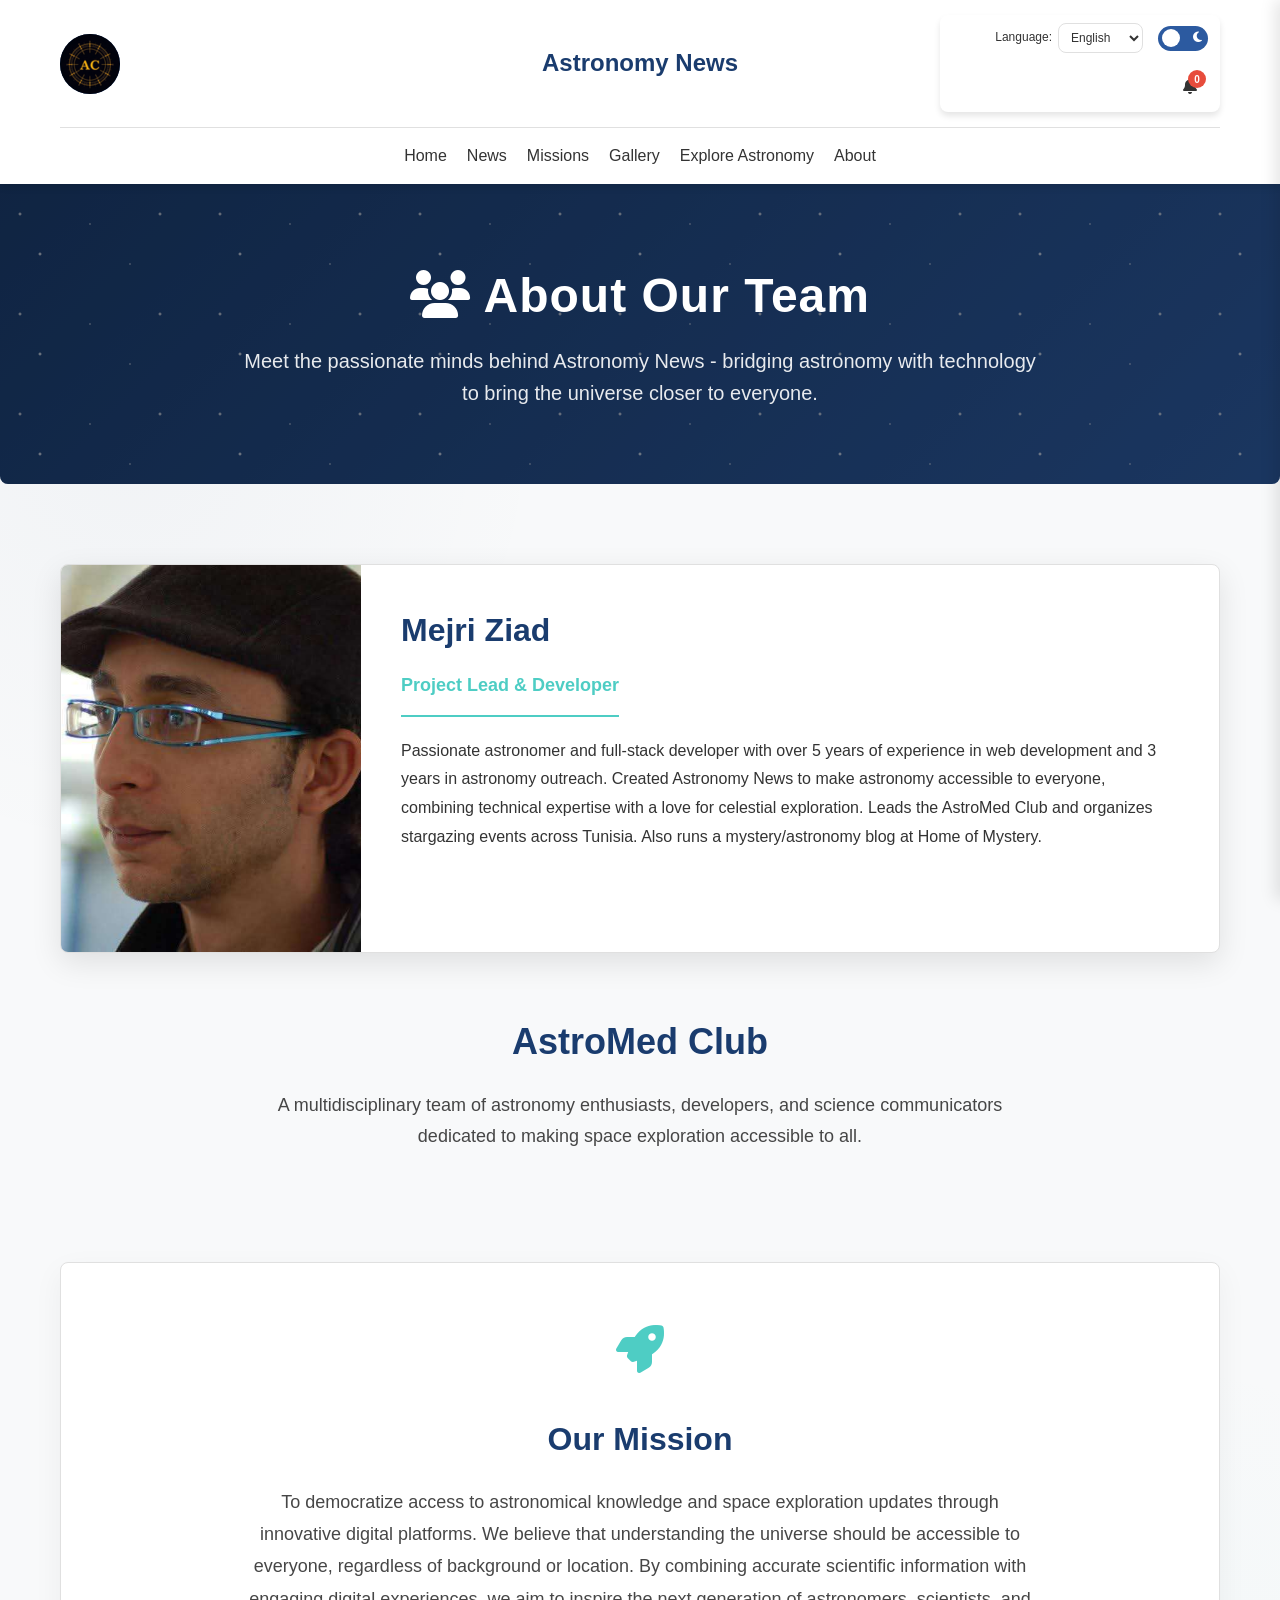
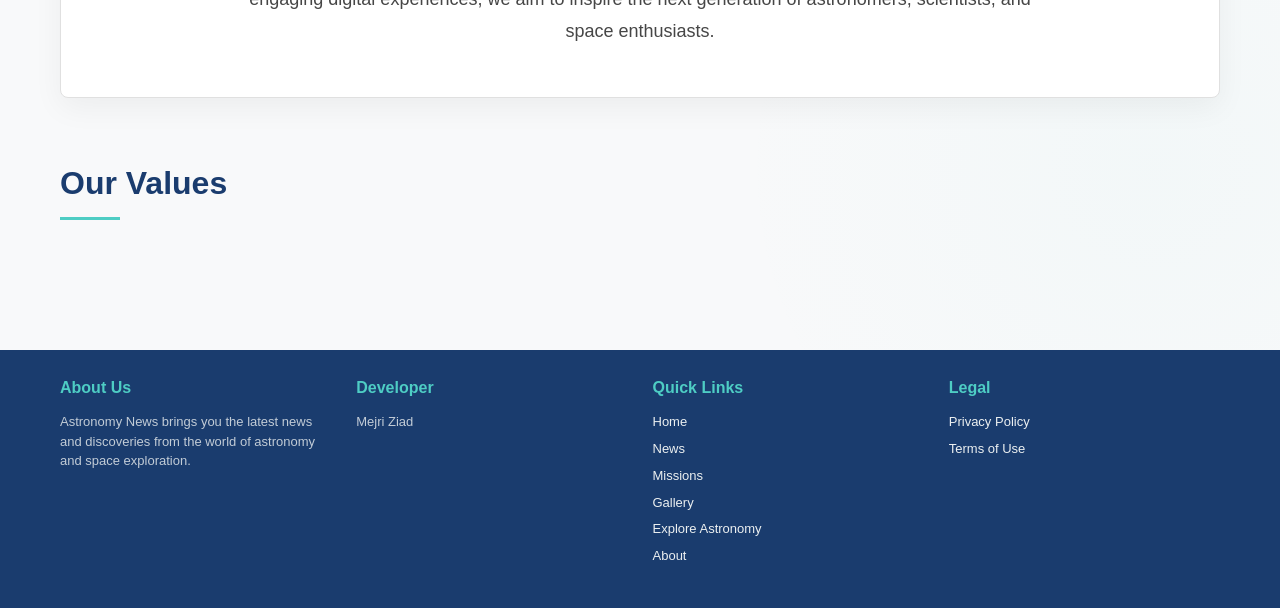
<file: AN_about.html>
<!DOCTYPE html>
<html lang="en">
<head>
    <meta charset="UTF-8">
    <meta name="viewport" content="width=device-width, initial-scale=1.0">
    <title>Astronomy News - About</title>
    <link rel="stylesheet" href="main.css">
    <link rel="stylesheet" href="https://cdnjs.cloudflare.com/ajax/libs/font-awesome/6.4.0/css/all.min.css">
   <link rel="manifest" href="/manifest.json">
   <meta name="theme-color" content="#4a6fa5">
   <meta name="apple-mobile-web-app-capable" content="yes">
   <meta name="apple-mobile-web-app-status-bar-style" content="black-translucent">
   <meta name="apple-mobile-web-app-title" content="Astronomy News">
   <link rel="apple-touch-icon" href="assets/icons/icon-192x192.png">
    <style>
        /* About Page color palette - Professional & Team-focused */
        :root {
            --AN-about-primary: #1a3c6e; /* Deep professional blue */
            --AN-about-secondary: #2c5aa0; /* Lighter team blue */
            --AN-about-accent: #4ecdc4; /* Teal for highlights */
            --AN-about-bg: #f8f9fa; /* Light background for professional look */
            --AN-about-card: #ffffff; /* Clean white cards */
            --AN-about-text: #333333; /* Dark text for readability */
            --AN-about-border: #e0e0e0; /* Subtle borders */
            --AN-about-team: #ff7e5f; /* Warm accent for team section */
        }
        
        /* Dark mode overrides for about page */
        .AN-dark-mode {
            --AN-about-primary: #64b5f6;
            --AN-about-secondary: #90caf9;
            --AN-about-accent: #80deea;
            --AN-about-bg: #121212;
            --AN-about-card: #1e1e1e;
            --AN-about-text: #e0e0e0;
            --AN-about-border: #333;
            --AN-about-team: #ffab91;
        }
        
        .AN-body-about {
            --AN-primary-color: var(--AN-about-primary);
            --AN-secondary-color: var(--AN-about-secondary);
            --AN-accent-color: var(--AN-about-accent);
            --AN-bg-color: var(--AN-about-bg);
            --AN-card-bg: var(--AN-about-card);
            --AN-text-color: var(--AN-about-text);
            --AN-border-color: var(--AN-about-border);
            --AN-header-bg: var(--AN-about-card);
            --AN-footer-bg: #1a3c6e;
        }
        
        .AN-body-about {
            background-color: var(--AN-bg-color);
            background-image: 
                radial-gradient(circle at 10% 20%, rgba(26, 60, 110, 0.03) 0%, transparent 20%),
                radial-gradient(circle at 90% 80%, rgba(78, 205, 196, 0.03) 0%, transparent 20%);
            min-height: 100vh;
        }
        
        .AN-dark-mode .AN-body-about {
            background-image: 
                radial-gradient(circle at 10% 20%, rgba(100, 181, 246, 0.05) 0%, transparent 20%),
                radial-gradient(circle at 90% 80%, rgba(128, 222, 234, 0.05) 0%, transparent 20%);
        }
        
        /* About Page Header */
        .AN-about-header {
            position: relative;
            overflow: hidden;
            border-radius: 0 0 var(--AN-radius) var(--AN-radius);
            margin-bottom: 40px;
        }
        
        .AN-about-header-bg {
            height: 300px;
            background: linear-gradient(135deg, var(--AN-about-primary), var(--AN-about-secondary));
            position: relative;
            overflow: hidden;
        }
        
        .AN-about-header-content {
            position: absolute;
            top: 0;
            left: 0;
            width: 100%;
            height: 100%;
            display: flex;
            flex-direction: column;
            justify-content: center;
            align-items: center;
            text-align: center;
            color: white;
            padding: 20px;
            background: rgba(0, 0, 0, 0.4);
        }
        
        .AN-about-title {
            font-size: 48px;
            font-weight: 800;
            margin-bottom: 10px;
            letter-spacing: 1px;
        }
        
        .AN-about-subtitle {
            font-size: 20px;
            opacity: 0.9;
            max-width: 800px;
            line-height: 1.6;
        }
        
        /* Developer Section */
        .AN-developer-section {
            margin-bottom: 60px;
        }
        
        .AN-developer-card {
            display: flex;
            background-color: var(--AN-card-bg);
            border-radius: var(--AN-radius);
            overflow: hidden;
            box-shadow: 0 10px 30px rgba(0, 0, 0, 0.1);
            border: 1px solid var(--AN-border-color);
            transition: var(--AN-transition);
            margin-bottom: 40px;
        }
        
        .AN-dark-mode .AN-developer-card {
            box-shadow: 0 10px 30px rgba(0, 0, 0, 0.3);
        }
        
        .AN-developer-card:hover {
            transform: translateY(-5px);
            box-shadow: 0 15px 40px rgba(0, 0, 0, 0.15);
        }
        
        .AN-dark-mode .AN-developer-card:hover {
            box-shadow: 0 15px 40px rgba(0, 0, 0, 0.4);
        }
        
        .AN-developer-image {
            width: 300px;
            flex-shrink: 0;
            position: relative;
            overflow: hidden;
        }
        
        .AN-developer-image img {
            width: 100%;
            height: 100%;
            object-fit: cover;
            transition: var(--AN-transition);
        }
        
        .AN-developer-card:hover .AN-developer-image img {
            transform: scale(1.05);
        }
        
        .AN-developer-info {
            padding: 40px;
            flex: 1;
        }
        
        .AN-developer-name {
            font-size: 32px;
            color: var(--AN-primary-color);
            margin-bottom: 15px;
            display: flex;
            align-items: center;
            gap: 15px;
        }
        
        .AN-developer-role {
            font-size: 18px;
            color: var(--AN-accent-color);
            font-weight: 600;
            margin-bottom: 20px;
            padding-bottom: 15px;
            border-bottom: 2px solid var(--AN-accent-color);
            display: inline-block;
        }
        
        .AN-developer-bio {
            font-size: 16px;
            line-height: 1.8;
            color: var(--AN-text-color);
            margin-bottom: 30px;
        }
        
        .AN-developer-skills {
            display: flex;
            flex-wrap: wrap;
            gap: 10px;
            margin-bottom: 30px;
        }
        
        .AN-skill-tag {
            padding: 8px 16px;
            background-color: rgba(26, 60, 110, 0.1);
            color: var(--AN-primary-color);
            border-radius: 20px;
            font-size: 14px;
            font-weight: 500;
            transition: var(--AN-transition);
        }
        
        .AN-dark-mode .AN-skill-tag {
            background-color: rgba(100, 181, 246, 0.2);
            color: var(--AN-primary-color);
        }
        
        .AN-skill-tag:hover {
            background-color: var(--AN-primary-color);
            color: white;
            transform: translateY(-2px);
        }
        
        .AN-developer-contact {
            display: flex;
            flex-wrap: wrap;
            gap: 15px;
            margin-top: 25px;
        }
        
        .AN-contact-link {
            display: flex;
            align-items: center;
            gap: 8px;
            padding: 10px 20px;
            background-color: var(--AN-primary-color);
            color: white;
            text-decoration: none;
            border-radius: var(--AN-radius);
            transition: var(--AN-transition);
            font-weight: 500;
        }
        
        .AN-contact-link:hover {
            background-color: var(--AN-accent-color);
            color: var(--AN-primary-color);
            transform: translateY(-2px);
        }
        
        .AN-discord-tag {
            background-color: #5865F2 !important;
            color: white !important;
        }
        
        .AN-discord-tag:hover {
            background-color: #4752C4 !important;
            transform: translateY(-2px) !important;
        }
        
        /* Team Section */
        .AN-team-section {
            margin-bottom: 60px;
        }
        
        .AN-team-intro {
            text-align: center;
            max-width: 800px;
            margin: 0 auto 50px;
        }
        
        .AN-team-intro h2 {
            font-size: 36px;
            color: var(--AN-primary-color);
            margin-bottom: 20px;
        }
        
        .AN-team-intro p {
            font-size: 18px;
            line-height: 1.7;
            color: var(--AN-text-color);
            opacity: 0.9;
        }
        
        .AN-team-grid {
            display: grid;
            grid-template-columns: repeat(auto-fill, minmax(300px, 1fr));
            gap: 30px;
        }
        
        .AN-team-member {
            background-color: var(--AN-card-bg);
            border-radius: var(--AN-radius);
            overflow: hidden;
            box-shadow: 0 10px 30px rgba(0, 0, 0, 0.1);
            border: 1px solid var(--AN-border-color);
            transition: var(--AN-transition);
            text-align: center;
        }
        
        .AN-dark-mode .AN-team-member {
            box-shadow: 0 10px 30px rgba(0, 0, 0, 0.3);
        }
        
        .AN-team-member:hover {
            transform: translateY(-10px);
            box-shadow: 0 15px 40px rgba(0, 0, 0, 0.15);
            border-color: var(--AN-about-team);
        }
        
        .AN-dark-mode .AN-team-member:hover {
            box-shadow: 0 15px 40px rgba(0, 0, 0, 0.4);
        }
        
        .AN-team-member-image {
            height: 200px;
            overflow: hidden;
        }
        
        .AN-team-member-image img {
            width: 100%;
            height: 100%;
            object-fit: cover;
            transition: var(--AN-transition);
        }
        
        .AN-team-member:hover .AN-team-member-image img {
            transform: scale(1.05);
        }
        
        .AN-team-member-info {
            padding: 25px;
        }
        
        .AN-team-member-name {
            font-size: 22px;
            color: var(--AN-primary-color);
            margin-bottom: 8px;
        }
        
        .AN-team-member-role {
            font-size: 16px;
            color: var(--AN-accent-color);
            font-weight: 600;
            margin-bottom: 15px;
            padding-bottom: 15px;
            border-bottom: 1px solid var(--AN-border-color);
        }
        
        .AN-team-member-bio {
            font-size: 14px;
            line-height: 1.6;
            color: var(--AN-text-color);
            opacity: 0.9;
            margin-bottom: 20px;
        }
        
        /* Mission Section */
        .AN-mission-section {
            background-color: var(--AN-card-bg);
            border-radius: var(--AN-radius);
            padding: 50px;
            margin-bottom: 60px;
            border: 1px solid var(--AN-border-color);
            box-shadow: 0 10px 30px rgba(0, 0, 0, 0.05);
        }
        
        .AN-dark-mode .AN-mission-section {
            box-shadow: 0 10px 30px rgba(0, 0, 0, 0.2);
        }
        
        .AN-mission-content {
            max-width: 800px;
            margin: 0 auto;
            text-align: center;
        }
        
        .AN-mission-icon {
            font-size: 48px;
            color: var(--AN-accent-color);
            margin-bottom: 25px;
            display: inline-block;
            animation: AN-mission-pulse 3s infinite;
        }
        
        @keyframes AN-mission-pulse {
            0% { transform: scale(1); }
            50% { transform: scale(1.05); }
            100% { transform: scale(1); }
        }
        
        .AN-mission-title {
            font-size: 32px;
            color: var(--AN-primary-color);
            margin-bottom: 20px;
        }
        
        .AN-mission-text {
            font-size: 18px;
            line-height: 1.8;
            color: var(--AN-text-color);
            opacity: 0.9;
        }
        
        /* Values Section */
        .AN-values-section {
            margin-bottom: 60px;
        }
        
        .AN-values-grid {
            display: grid;
            grid-template-columns: repeat(auto-fill, minmax(250px, 1fr));
            gap: 30px;
        }
        
        .AN-value-card {
            background-color: var(--AN-card-bg);
            border-radius: var(--AN-radius);
            padding: 30px;
            text-align: center;
            border: 1px solid var(--AN-border-color);
            transition: var(--AN-transition);
            box-shadow: 0 5px 15px rgba(0, 0, 0, 0.05);
        }
        
        .AN-dark-mode .AN-value-card {
            box-shadow: 0 5px 15px rgba(0, 0, 0, 0.2);
        }
        
        .AN-value-card:hover {
            transform: translateY(-5px);
            box-shadow: 0 15px 30px rgba(0, 0, 0, 0.1);
            border-color: var(--AN-accent-color);
        }
        
        .AN-dark-mode .AN-value-card:hover {
            box-shadow: 0 15px 30px rgba(0, 0, 0, 0.3);
        }
        
        .AN-value-icon {
            width: 70px;
            height: 70px;
            border-radius: 50%;
            background-color: rgba(26, 60, 110, 0.1);
            display: flex;
            align-items: center;
            justify-content: center;
            margin: 0 auto 20px;
            font-size: 28px;
            color: var(--AN-primary-color);
        }
        
        .AN-dark-mode .AN-value-icon {
            background-color: rgba(100, 181, 246, 0.2);
        }
        
        .AN-value-title {
            font-size: 20px;
            color: var(--AN-primary-color);
            margin-bottom: 15px;
        }
        
        .AN-value-desc {
            font-size: 15px;
            line-height: 1.6;
            color: var(--AN-text-color);
            opacity: 0.8;
        }
        
        /* Responsive Design */
        @media (max-width: 992px) {
            .AN-developer-card {
                flex-direction: column;
            }
            
            .AN-developer-image {
                width: 100%;
                height: 300px;
            }
            
            .AN-team-grid {
                grid-template-columns: repeat(auto-fill, minmax(280px, 1fr));
            }
        }
        
        @media (max-width: 768px) {
            .AN-about-title {
                font-size: 36px;
            }
            
            .AN-about-subtitle {
                font-size: 18px;
            }
            
            .AN-developer-info {
                padding: 25px;
            }
            
            .AN-developer-name {
                font-size: 28px;
            }
            
            .AN-developer-contact {
                display: grid;
                grid-template-columns: repeat(2, 1fr);
                gap: 10px;
            }
            
            .AN-contact-link {
                width: 100%;
                justify-content: center;
                padding: 8px 12px;
                font-size: 14px;
            }
            
            .AN-mission-section {
                padding: 30px 20px;
            }
            
            .AN-mission-title {
                font-size: 28px;
            }
            
            .AN-values-grid {
                grid-template-columns: 1fr;
            }
        }
        
        @media (max-width: 576px) {
            .AN-about-header-bg {
                height: 250px;
            }
            
            .AN-team-grid {
                grid-template-columns: 1fr;
            }
            
            .AN-developer-skills {
                justify-content: center;
            }
            
            .AN-developer-contact {
                grid-template-columns: 1fr;
            }
        }
        
        @media (max-width: 480px) {
            .AN-developer-contact {
                grid-template-columns: 1fr;
            }
        }
        
        /* RTL support for about page */
        .AN-rtl .AN-developer-name {
            flex-direction: row-reverse;
        }
        
        .AN-rtl .AN-developer-contact {
            direction: rtl;
        }
        
        .AN-rtl .AN-contact-link {
            flex-direction: row-reverse;
        }
    </style>
</head>
<body class="AN-body AN-body-about">
    <!-- Header Section -->
    <header class="AN-header">
        <div class="AN-container">
            <div class="AN-header-content">
                <!-- Column 1: Logo (1/4) -->
                <div class="AN-logo-section">
                    <a href="index.html" class="AN-logo-link">
                        <div class="AN-logo fallback-logo">
                            <img src="assets/icons/icon-96x96.png" alt="Astronomy News Logo" onerror="this.style.display='none'; this.parentElement.classList.add('fallback-logo')">
                            <i class="fas fa-star" style="display: none;"></i>
                        </div>
                    </a>
                </div>
                
                <!-- Column 2: Title (2/4) -->
                <div class="AN-title-section">
                    <h1 class="AN-title" data-i18n="An.index.title">Astronomy News</h1>
                </div>
                
                <!-- Column 3: Options Card (1/4) -->
                <div class="AN-options-card">
                    <div class="AN-controls-compact">
                        <div class="AN-control-group">
                            <label for="AN-language-select" class="AN-control-label" data-i18n="An.index.language">Language:</label>
                            <select id="AN-language-select" class="AN-select">
                                <option value="en">English</option>
                                <option value="fr">Français</option>
                                <option value="ar">العربية</option>
                            </select>
                        </div>
                        
                        <div class="AN-control-group">
                            <div class="AN-theme-toggle">
                                <input type="checkbox" id="AN-theme-switch" class="AN-theme-checkbox">
                                <label for="AN-theme-switch" class="AN-theme-slider">
                                    <span class="AN-theme-icon AN-theme-sun"><i class="fas fa-sun"></i></span>
                                    <span class="AN-theme-icon AN-theme-moon"><i class="fas fa-moon"></i></span>
                                </label>
                            </div>
                        </div>
                        
                        <div class="AN-control-group">
                            <button class="AN-notification-btn" id="AN-notification-toggle">
                                <i class="fas fa-bell"></i>
                                <span class="AN-notification-badge" id="AN-notification-badge">0</span>
                            </button>
                        </div>
                    </div>
                </div>
            </div>
            
            <!-- Navigation -->
            <nav class="AN-nav">
                <ul class="AN-nav-list">
                    <li class="AN-nav-item"><a href="index.html" class="AN-nav-link" data-i18n="An.index.home">Home</a></li>
                    <li class="AN-nav-item"><a href="AN_news.html" class="AN-nav-link" data-i18n="An.index.news">News</a></li>
                    <li class="AN-nav-item"><a href="AN_missions.html" class="AN-nav-link" data-i18n="An.index.missions">Missions</a></li>
                    <li class="AN-nav-item"><a href="AN_gallery.html" class="AN-nav-link" data-i18n="An.index.gallery">Gallery</a></li>
                    <li class="AN-nav-item"><a href="AN_explore.html" class="AN-nav-link" data-i18n="An.index.explore">Explore Astronomy</a></li>
                    <li class="AN-nav-item"><a href="AN_about.html" class="AN-nav-link AN-active" data-i18n="An.index.about">About</a></li>
                </ul>
            </nav>
        </div>
    </header>

    <!-- About Page Header -->
    <div class="AN-about-header">
        <div class="AN-about-header-bg">
            <div class="AN-stars"></div>
        </div>
        <div class="AN-about-header-content">
            <h1 class="AN-about-title">
                <i class="fas fa-users"></i> <span data-i18n="An.about.title">About Our Team</span>
            </h1>
            <p class="AN-about-subtitle" data-i18n="An.about.subtitle">Meet the passionate minds behind Astronomy News - bridging astronomy with technology to bring the universe closer to everyone.</p>
        </div>
    </div>

    <!-- Main Content -->
    <main class="AN-main">
        <div class="AN-container">
            <!-- Developer Section -->
            <section class="AN-developer-section">
                <div class="AN-developer-card">
                    <div class="AN-developer-image">
                        <img src="assets2/images/about/ziad.jpg" alt="Mejri Ziad" id="AN-developer-img">
                        <div class="AN-image-placeholder" style="background: linear-gradient(135deg, var(--AN-primary-color), var(--AN-accent-color)); width: 100%; height: 100%; display: flex; align-items: center; justify-content: center; color: white; font-size: 72px; display: none;">
                            <i class="fas fa-user-astronaut"></i>
                        </div>
                    </div>
                    <div class="AN-developer-info">
                        <h2 class="AN-developer-name" id="AN-developer-name">
                            <span>Mejri Ziad</span>
                        </h2>
                        <div class="AN-developer-role" id="AN-developer-role">Project Lead & Developer</div>
                        <p class="AN-developer-bio" id="AN-developer-bio">
                            Passionate astronomer and full-stack developer with over 5 years of experience in web development and 3 years in astronomy outreach. Created Astronomy News to make astronomy accessible to everyone, combining technical expertise with a love for celestial exploration. Leads the AstroMed Club and organizes stargazing events across Tunisia. Also runs a mystery/astronomy blog at Home of Mystery.
                        </p>
                        
                        <div class="AN-developer-skills" id="AN-developer-skills">
                            <!-- Skills will be populated by JavaScript -->
                        </div>
                        
                        <div class="AN-developer-contact" id="AN-developer-contact">
                            <!-- Contact links will be dynamically generated -->
                        </div>
                    </div>
                </div>
            </section>
            
            <!-- Team Section -->
            <section class="AN-team-section">
                <div class="AN-team-intro">
                    <h2 data-i18n="An.about.teamTitle">AstroMed Club</h2>
                    <p data-i18n="An.about.teamSubtitle">A multidisciplinary team of astronomy enthusiasts, developers, and science communicators dedicated to making space exploration accessible to all.</p>
                </div>
                
                <div class="AN-team-grid" id="AN-team-container">
                    <!-- Team members will be dynamically generated here -->
                </div>
            </section>
            
            <!-- Mission Section -->
            <section class="AN-mission-section">
                <div class="AN-mission-content">
                    <div class="AN-mission-icon">
                        <i class="fas fa-rocket"></i>
                    </div>
                    <h2 class="AN-mission-title" data-i18n="An.about.missionTitle">Our Mission</h2>
                    <p class="AN-mission-text" data-i18n="An.about.missionText">
                        To democratize access to astronomical knowledge and space exploration updates through innovative digital platforms. We believe that understanding the universe should be accessible to everyone, regardless of background or location. By combining accurate scientific information with engaging digital experiences, we aim to inspire the next generation of astronomers, scientists, and space enthusiasts.
                    </p>
                </div>
            </section>
            
            <!-- Values Section -->
            <section class="AN-values-section">
                <h2 class="AN-section-title" data-i18n="An.about.valuesTitle">Our Values</h2>
                <div class="AN-values-grid" id="AN-values-container">
                    <!-- Values will be dynamically generated here -->
                </div>
            </section>
        </div>
    </main>

    <!-- Footer -->
    <footer class="AN-footer">
        <div class="AN-container">
            <div class="AN-footer-content">
                <!-- Column 1: Information -->
                <div class="AN-footer-section">
                    <h3 class="AN-footer-title" data-i18n="An.index.aboutUs">About Us</h3>
                    <p class="AN-footer-text" data-i18n="An.index.aboutText">Astronomy News brings you the latest news and discoveries from the world of astronomy and space exploration.</p>
                </div>
                
                <!-- Column 2: Developer -->
                <div class="AN-footer-section">
                    <h3 class="AN-footer-title" data-i18n="An.index.developer">Developer</h3>
                    <p class="AN-footer-text">Mejri Ziad</p>
                </div>
                
                <!-- Column 3: Quick Links -->
                <div class="AN-footer-section">
                    <h3 class="AN-footer-title" data-i18n="An.index.quickLinks">Quick Links</h3>
                    <ul class="AN-footer-links">
                        <li><a href="index.html" data-i18n="An.index.home">Home</a></li>
                        <li><a href="AN_news.html" data-i18n="An.index.news">News</a></li>
                        <li><a href="AN_missions.html" data-i18n="An.index.missions">Missions</a></li>
                        <li><a href="AN_gallery.html" data-i18n="An.index.gallery">Gallery</a></li>
                        <li><a href="AN_explore.html" data-i18n="An.index.explore">Explore Astronomy</a></li>
                        <li><a href="AN_about.html" data-i18n="An.index.about">About</a></li>
                    </ul>
                </div>
                
                <!-- Column 4: Legal -->
                <div class="AN-footer-section">
                    <h3 class="AN-footer-title" data-i18n="An.index.legal">Legal</h3>
                    <ul class="AN-footer-links">
                        <li><a href="#" data-i18n="An.index.privacyPolicy">Privacy Policy</a></li>
                        <li><a href="#" data-i18n="An.index.termsOfUse">Terms of Use</a></li>
                    </ul>
                </div>
            </div>
        </div>
    </footer>

    <!-- Notification Panel -->
    <div class="AN-notification-panel" id="AN-notification-panel">
        <div class="AN-notification-header">
            <h3 data-i18n="An.index.notifications">Notifications</h3>
            <button class="AN-close-btn" id="AN-close-notifications">
                <i class="fas fa-times"></i>
            </button>
        </div>
        <div class="AN-notification-list" id="AN-notification-list">
            <!-- Notifications will be dynamically generated here -->
        </div>
    </div>

    <script src="data.js"></script>
    <script src="data_processing.js"></script>
    <script src="translation.js"></script>
    <script src="data_about.js"></script>
    <script>
        // Add about translations to the global translations object
        const AN_about_translations = {
            en: {
                'An.about.title': 'About Our Team',
                'An.about.subtitle': 'Meet the passionate minds behind Astronomy News - bridging astronomy with technology to bring the universe closer to everyone.',
                'An.about.teamTitle': 'AstroMed Club',
                'An.about.teamSubtitle': 'A multidisciplinary team of astronomy enthusiasts, developers, and science communicators dedicated to making space exploration accessible to all.',
                'An.about.missionTitle': 'Our Mission',
                'An.about.missionText': 'To democratize access to astronomical knowledge and space exploration updates through innovative digital platforms. We believe that understanding the universe should be accessible to everyone, regardless of background or location. By combining accurate scientific information with engaging digital experiences, we aim to inspire the next generation of astronomers, scientists, and space enthusiasts.',
                'An.about.valuesTitle': 'Our Values',
                'An.about.email': 'Email',
                'An.about.github': 'GitHub',
                'An.about.linkedin': 'LinkedIn',
                'An.about.instagram': 'Instagram',
                'An.about.facebook': 'Facebook',
                'An.about.blog': 'Blog',
                'An.about.discord': 'Discord',
                'An.about.accuracy': 'Scientific Accuracy',
                'An.about.accessibility': 'Accessibility',
                'An.about.innovation': 'Innovation',
                'An.about.community': 'Community',
                'An.about.accuracyDesc': 'We prioritize factual, peer-reviewed information and collaborate with astronomers to ensure content accuracy.',
                'An.about.accessibilityDesc': 'We design our platforms to be usable by everyone, with multilingual support and responsive design.',
                'An.about.innovationDesc': 'We continuously explore new technologies to enhance the astronomical learning experience.',
                'An.about.communityDesc': 'We build communities where astronomy enthusiasts can connect, share knowledge, and collaborate.'
            },
            fr: {
                'An.about.title': 'À Propos de Notre Équipe',
                'An.about.subtitle': 'Rencontrez les esprits passionnés derrière Astronomy News - reliant l\'astronomie à la technologie pour rapprocher l\'univers de chacun.',
                'An.about.teamTitle': 'Club AstroMed',
                'An.about.teamSubtitle': 'Une équipe multidisciplinaire d\'enthousiastes de l\'astronomie, de développeurs et de communicateurs scientifiques dédiés à rendre l\'exploration spatiale accessible à tous.',
                'An.about.missionTitle': 'Notre Mission',
                'An.about.missionText': 'Démocratiser l\'accès aux connaissances astronomiques et aux mises à jour de l\'exploration spatiale grâce à des plateformes numériques innovantes. Nous croyons que la compréhension de l\'univers devrait être accessible à tous, quel que soit le milieu ou l\'emplacement. En combinant des informations scientifiques précises avec des expériences numériques engageantes, nous visons à inspirer la prochaine génération d\'astronomes, de scientifiques et d\'enthousiastes de l\'espace.',
                'An.about.valuesTitle': 'Nos Valeurs',
                'An.about.email': 'Email',
                'An.about.github': 'GitHub',
                'An.about.linkedin': 'LinkedIn',
                'An.about.instagram': 'Instagram',
                'An.about.facebook': 'Facebook',
                'An.about.blog': 'Blog',
                'An.about.discord': 'Discord',
                'An.about.accuracy': 'Exactitude Scientifique',
                'An.about.accessibility': 'Accessibilité',
                'An.about.innovation': 'Innovation',
                'An.about.community': 'Communauté',
                'An.about.accuracyDesc': 'Nous donnons la priorité aux informations factuelles et évaluées par des pairs et collaborons avec des astronomes pour garantir l\'exactitude du contenu.',
                'An.about.accessibilityDesc': 'Nous concevons nos plateformes pour qu\'elles soient utilisables par tous, avec un support multilingue et un design adaptatif.',
                'An.about.innovationDesc': 'Nous explorons continuellement de nouvelles technologies pour améliorer l\'expérience d\'apprentissage astronomique.',
                'An.about.communityDesc': 'Nous construisons des communautés où les passionnés d\'astronomie peuvent se connecter, partager des connaissances et collaborer.'
            },
            ar: {
                'An.about.title': 'عن فريقنا',
                'An.about.subtitle': 'تعرف على العقول الشغوفة وراء السجلات الكونية - التي تربط علم الفلك بالتكنولوجيا لتقريب الكون للجميع.',
                'An.about.teamTitle': 'نادي نادي علم الفلك بمجاز الباب',
                'An.about.teamSubtitle': 'فريق متعدد التخصصات من هواة علم الفلك والمطورين ومتحدثي العلوم المكرسين لجعل استكشاف الفضاء في متناول الجميع.',
                'An.about.missionTitle': 'مهمتنا',
                'An.about.missionText': 'لإضفاء الطابع الديمقراطي على الوصول إلى المعرفة الفلكية وتحديثات استكشاف الفضاء من خلال المنصات الرقمية المبتكرة. نحن نعتقد أن فهم الكون يجب أن يكون في متناول الجميع، بغض النظر عن الخلفية أو الموقع. من خلال الجمع بين المعلومات العلمية الدقيقة والتجارب الرقمية الجذابة، نهدف إلى إلهام الجيل القادم من علماء الفلك والعلماء وهواة الفضاء.',
                'An.about.valuesTitle': 'قيمنا',
                'An.about.email': 'البريد الإلكتروني',
                'An.about.github': 'جيت هاب',
                'An.about.linkedin': 'لينكد إن',
                'An.about.instagram': 'إنستغرام',
                'An.about.facebook': 'فيسبوك',
                'An.about.blog': 'المدونة',
                'An.about.discord': 'ديسكورد',
                'An.about.accuracy': 'الدقة العلمية',
                'An.about.accessibility': 'سهولة الوصول',
                'An.about.innovation': 'الابتكار',
                'An.about.community': 'المجتمع',
                'An.about.accuracyDesc': 'نعطي الأولوية للمعلومات الواقعية التي تمت مراجعتها من قبل الزملاء ونتعاون مع علماء الفلك لضمان دقة المحتوى.',
                'An.about.accessibilityDesc': 'نصمم منصاتنا لتكون قابلة للاستخدام من قبل الجميع، مع دعم متعدد اللغات وتصميم متجاوب.',
                'An.about.innovationDesc': 'نستكشف باستمرار التقنيات الجديدة لتعزيز تجربة التعلم الفلكية.',
                'An.about.communityDesc': 'نبني مجتمعات حيث يمكن لهواة علم الفلك التواصل ومشاركة المعرفة والتعاون.'
            }
        };

        // Merge about translations with existing translations
        Object.keys(AN_about_translations).forEach(lang => {
            if (AN_translations[lang]) {
                Object.assign(AN_translations[lang], AN_about_translations[lang]);
            }
        });

        // Function to get translated text
        function AN_getTranslatedText(key, language) {
            if (AN_translations[language] && AN_translations[language][key]) {
                return AN_translations[language][key];
            }
            return AN_translations['en'][key] || key;
        }

        // Function to render developer information with enhanced contact links
        function AN_renderDeveloperInfo(language) {
            const developerData = AN_about_data.developer;
            const content = developerData[language] || developerData.en;
            
            // Update developer name
            const nameElement = document.getElementById('AN-developer-name');
            if (nameElement) {
                nameElement.innerHTML = `<span>${content.name}</span>`;
            }
            
            // Update developer role
            const roleElement = document.getElementById('AN-developer-role');
            if (roleElement) {
                roleElement.textContent = content.role;
            }
            
            // Update developer bio
            const bioElement = document.getElementById('AN-developer-bio');
            if (bioElement) {
                bioElement.textContent = content.bio;
            }
            
            // Update developer skills
            const skillsContainer = document.getElementById('AN-developer-skills');
            if (skillsContainer && developerData.skills) {
                skillsContainer.innerHTML = '';
                developerData.skills.forEach(skill => {
                    const skillElement = document.createElement('span');
                    skillElement.className = 'AN-skill-tag';
                    skillElement.textContent = skill;
                    skillsContainer.appendChild(skillElement);
                });
            }
            
            // Update developer contact links
            const contactContainer = document.getElementById('AN-developer-contact');
            if (contactContainer) {
                contactContainer.innerHTML = '';
                
                // Email
                if (content.email) {
                    const emailLink = document.createElement('a');
                    emailLink.href = `mailto:${content.email}`;
                    emailLink.className = 'AN-contact-link';
                    emailLink.innerHTML = `<i class="fas fa-envelope"></i> <span data-i18n="An.about.email">Email</span>`;
                    contactContainer.appendChild(emailLink);
                }
                
                // GitHub
                if (content.github) {
                    const githubLink = document.createElement('a');
                    githubLink.href = content.github;
                    githubLink.className = 'AN-contact-link';
                    githubLink.target = '_blank';
                    githubLink.innerHTML = `<i class="fab fa-github"></i> <span data-i18n="An.about.github">GitHub</span>`;
                    contactContainer.appendChild(githubLink);
                }
                
                // LinkedIn
                if (content.linkedin) {
                    const linkedinLink = document.createElement('a');
                    linkedinLink.href = content.linkedin;
                    linkedinLink.className = 'AN-contact-link';
                    linkedinLink.target = '_blank';
                    linkedinLink.innerHTML = `<i class="fab fa-linkedin"></i> <span data-i18n="An.about.linkedin">LinkedIn</span>`;
                    contactContainer.appendChild(linkedinLink);
                }
                
                // Instagram
                if (content.instagram) {
                    const instagramLink = document.createElement('a');
                    instagramLink.href = content.instagram;
                    instagramLink.className = 'AN-contact-link';
                    instagramLink.target = '_blank';
                    instagramLink.innerHTML = `<i class="fab fa-instagram"></i> <span data-i18n="An.about.instagram">Instagram</span>`;
                    contactContainer.appendChild(instagramLink);
                }
                
                // Facebook
                if (content.facebook) {
                    const facebookLink = document.createElement('a');
                    facebookLink.href = content.facebook;
                    facebookLink.className = 'AN-contact-link';
                    facebookLink.target = '_blank';
                    facebookLink.innerHTML = `<i class="fab fa-facebook"></i> <span data-i18n="An.about.facebook">Facebook</span>`;
                    contactContainer.appendChild(facebookLink);
                }
                
                // Blog
                if (content.blog) {
                    const blogLink = document.createElement('a');
                    blogLink.href = content.blog;
                    blogLink.className = 'AN-contact-link';
                    blogLink.target = '_blank';
                    blogLink.innerHTML = `<i class="fas fa-blog"></i> <span data-i18n="An.about.blog">Blog</span>`;
                    contactContainer.appendChild(blogLink);
                }
                
                // Discord (no link, just username)
                if (content.discord) {
                    const discordDiv = document.createElement('div');
                    discordDiv.className = 'AN-contact-link AN-discord-tag';
                    discordDiv.innerHTML = `<i class="fab fa-discord"></i> <span>${content.discord}</span>`;
                    discordDiv.title = AN_getTranslatedText('An.about.discord', language);
                    discordDiv.style.cursor = 'default';
                    contactContainer.appendChild(discordDiv);
                }
            }
            
            // Update developer image if available
            const imageElement = document.getElementById('AN-developer-img');
            if (imageElement && developerData.image) {
                imageElement.src = developerData.image;
                imageElement.onerror = function() {
                    this.style.display = 'none';
                    this.nextElementSibling.style.display = 'flex';
                };
            }
        }

        // Function to render team members
        function AN_renderTeamMembers(language) {
            const teamContainer = document.getElementById('AN-team-container');
            if (!teamContainer) return;
            
            teamContainer.innerHTML = '';
            
            const teamData = AN_about_data.team;
            teamData.forEach(member => {
                const content = member[language] || member.en;
                const memberElement = document.createElement('div');
                memberElement.className = 'AN-team-member';
                
                memberElement.innerHTML = `
                    <div class="AN-team-member-image">
                        <img src="${member.image || 'assets/images/about/team-default.jpg'}" alt="${content.name}">
                        ${!member.image ? `<div class="AN-image-placeholder" style="background: linear-gradient(135deg, var(--AN-secondary-color), var(--AN-about-team)); width: 100%; height: 100%; display: flex; align-items: center; justify-content: center; color: white; font-size: 48px;">
                            <i class="fas ${member.icon || 'fa-user'}"></i>
                        </div>` : ''}
                    </div>
                    <div class="AN-team-member-info">
                        <h3 class="AN-team-member-name">${content.name}</h3>
                        <div class="AN-team-member-role">${content.role}</div>
                        <p class="AN-team-member-bio">${content.bio}</p>
                    </div>
                `;
                
                teamContainer.appendChild(memberElement);
            });
        }

        // Function to render values
        function AN_renderValues(language) {
            const valuesContainer = document.getElementById('AN-values-container');
            if (!valuesContainer) return;
            
            valuesContainer.innerHTML = '';
            
            const valuesData = AN_about_data.values;
            valuesData.forEach(value => {
                const content = value[language] || value.en;
                const valueElement = document.createElement('div');
                valueElement.className = 'AN-value-card';
                
                valueElement.innerHTML = `
                    <div class="AN-value-icon">
                        <i class="fas ${value.icon}"></i>
                    </div>
                    <h3 class="AN-value-title">${content.title}</h3>
                    <p class="AN-value-desc">${content.description}</p>
                `;
                
                valuesContainer.appendChild(valueElement);
            });
        }

        // Function to apply about-specific translations
        function AN_applyAboutTranslations(language) {
            // Apply static text translations
            AN_applyTranslations(language);
            
            // Render developer info
            AN_renderDeveloperInfo(language);
            
            // Render team members
            AN_renderTeamMembers(language);
            
            // Render values
            AN_renderValues(language);
            
            // Re-render notifications
            if (typeof AN_renderNotifications === 'function') {
                AN_renderNotifications(language);
            }
        }

        // Initialize when DOM is loaded
        document.addEventListener('DOMContentLoaded', function() {
            // Theme toggle functionality
            const themeSwitch = document.getElementById('AN-theme-switch');
            const body = document.body;
            
            // Check for saved theme preference
            const savedTheme = localStorage.getItem('AN-theme') || 
                              (window.matchMedia('(prefers-color-scheme: dark)').matches ? 'dark' : 'light');
            
            if (savedTheme === 'dark') {
                body.classList.add('AN-dark-mode');
                themeSwitch.checked = true;
            }
            
            themeSwitch.addEventListener('change', function() {
                if (this.checked) {
                    body.classList.add('AN-dark-mode');
                    localStorage.setItem('AN-theme', 'dark');
                } else {
                    body.classList.remove('AN-dark-mode');
                    localStorage.setItem('AN-theme', 'light');
                }
            });
            
            // Notification panel toggle
            const notificationToggle = document.getElementById('AN-notification-toggle');
            const notificationPanel = document.getElementById('AN-notification-panel');
            const closeNotifications = document.getElementById('AN-close-notifications');
            
            if (notificationToggle) {
                notificationToggle.addEventListener('click', function() {
                    notificationPanel.classList.toggle('AN-active');
                });
            }
            
            if (closeNotifications) {
                closeNotifications.addEventListener('click', function() {
                    notificationPanel.classList.remove('AN-active');
                });
            }
            
            // Close notification panel when clicking outside
            document.addEventListener('click', function(event) {
                if (notificationToggle && notificationPanel && 
                    !notificationToggle.contains(event.target) && 
                    !notificationPanel.contains(event.target)) {
                    notificationPanel.classList.remove('AN-active');
                }
            });
            
            // Language selection
            const languageSelect = document.getElementById('AN-language-select');
            const savedLanguage = localStorage.getItem('AN-language-preference') || 'en';
            
            if (languageSelect) {
                languageSelect.value = savedLanguage;
                languageSelect.addEventListener('change', function() {
                    AN_applyAboutTranslations(this.value);
                    localStorage.setItem('AN-language-preference', this.value);
                });
            }
            
            // Initialize with saved language
            AN_applyAboutTranslations(savedLanguage);
        });
    </script>
</body>
</html>
</file>
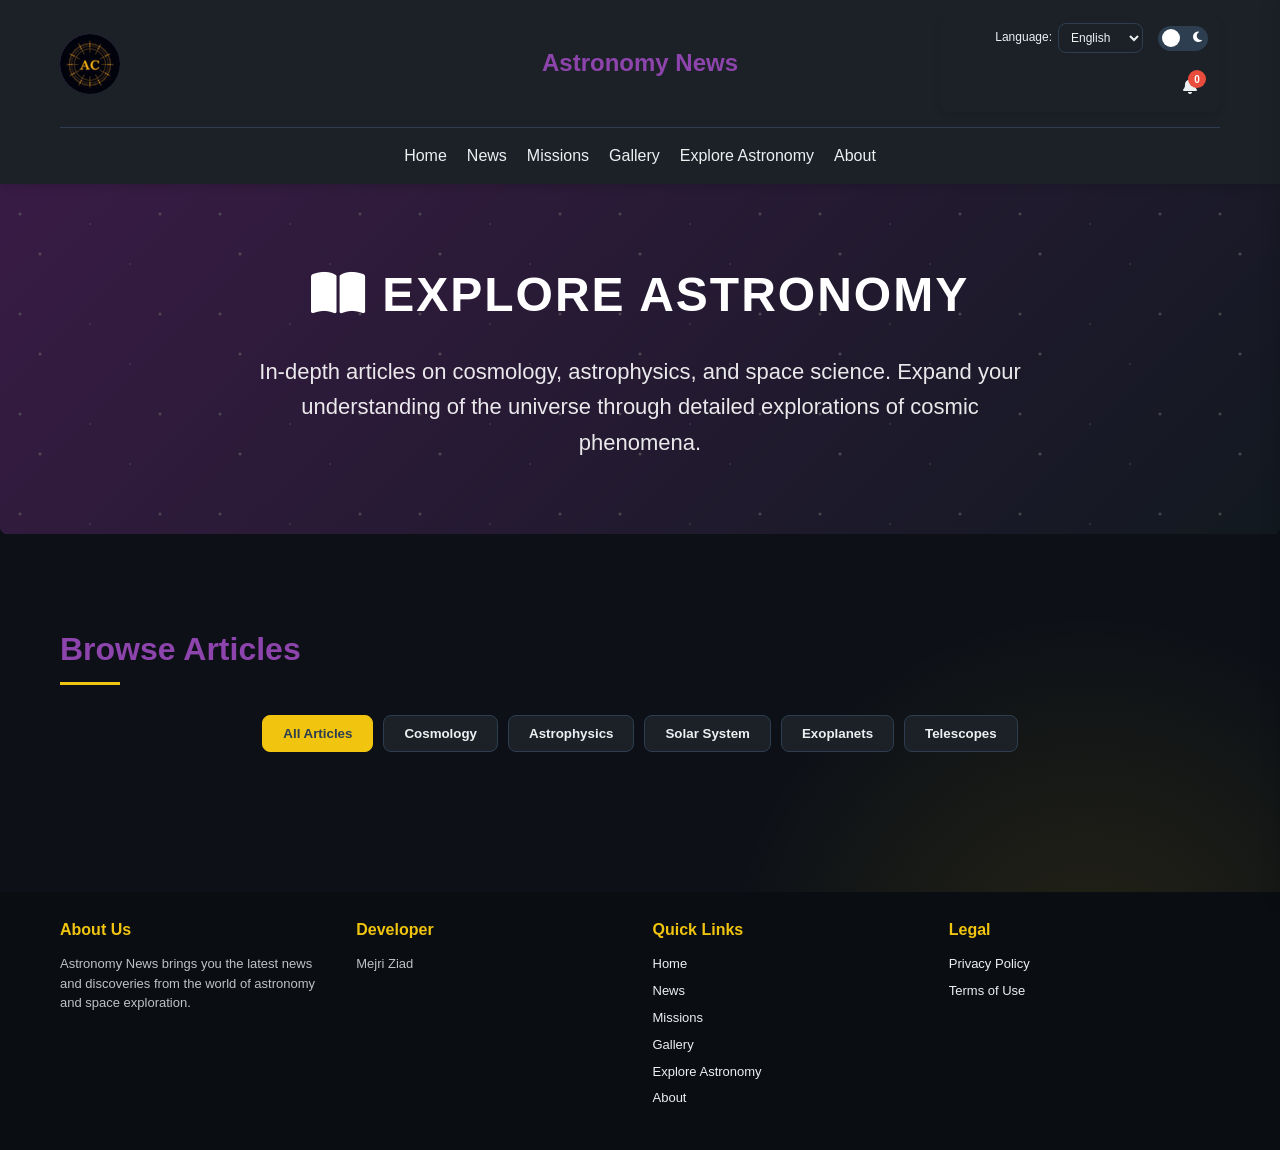
<file: AN_explore.html>
<!DOCTYPE html>
<html lang="en">
<head>
    <meta charset="UTF-8">
    <meta name="viewport" content="width=device-width, initial-scale=1.0">
    <title>Astronomy News - Explore Astronomy</title>
    <link rel="stylesheet" href="main.css">
    <link rel="stylesheet" href="https://cdnjs.cloudflare.com/ajax/libs/font-awesome/6.4.0/css/all.min.css">
   <link rel="manifest" href="/manifest.json">
   <meta name="theme-color" content="#4a6fa5">
   <meta name="apple-mobile-web-app-capable" content="yes">
   <meta name="apple-mobile-web-app-status-bar-style" content="black-translucent">
   <meta name="apple-mobile-web-app-title" content="Astronomy News">
   <link rel="apple-touch-icon" href="assets/icons/icon-192x192.png">
   <!-- Open Graph Meta Tags for Explore Page -->
<meta property="og:title" content="Astronomy News - Explore Astronomy" id="og-title">
<meta property="og:description" content="In-depth articles on cosmology, astrophysics, and space science. Expand your understanding of the universe." id="og-description">
<meta property="og:image" content="https://astronomy-news.netlify.app/assets/icons/icon-512x512.png" id="og-image">
<meta property="og:url" content="" id="og-url">
<meta property="og:type" content="website" id="og-type">
<meta property="og:site_name" content="Astronomy News">
<meta property="article:author" content="Astronomy News Team">
<meta property="article:published_time" id="article-published">
<meta property="article:modified_time" id="article-modified">
<meta name="twitter:card" content="summary_large_image" id="twitter-card">
<meta name="twitter:title" content="Astronomy News - Explore Astronomy" id="twitter-title">
<meta name="twitter:description" content="In-depth articles on cosmology, astrophysics, and space science." id="twitter-description">
<meta name="twitter:image" content="https://astronomy-news.netlify.app/assets/icons/icon-512x512.png" id="twitter-image">
<meta name="twitter:creator" content="@AstronomyNews">
<meta name="twitter:site" content="@AstronomyNews">
    <style>
        /* Astronomy/Cosmology color palette */
        :root {
            --AN-explore-primary: #8e44ad; /* Cosmic purple */
            --AN-explore-secondary: #2c3e50; /* Deep space blue */
            --AN-explore-accent: #f1c40f; /* Star yellow */
            --AN-explore-bg: #0d1117; /* Dark cosmic background */
            --AN-explore-card: #1c2128; /* Article card background */
            --AN-explore-text: #ecf0f1; /* Light text */
            --AN-explore-border: #2c3e50; /* Border color */
        }
        
        .AN-body-explore {
            --AN-primary-color: var(--AN-explore-primary);
            --AN-secondary-color: var(--AN-explore-secondary);
            --AN-accent-color: var(--AN-explore-accent);
            --AN-bg-color: var(--AN-explore-bg);
            --AN-card-bg: var(--AN-explore-card);
            --AN-text-color: var(--AN-explore-text);
            --AN-border-color: var(--AN-explore-border);
            --AN-header-bg: var(--AN-explore-card);
            --AN-footer-bg: #0a0d12;
        }
        
        .AN-body-explore {
            background-color: var(--AN-bg-color);
            background-image: 
                radial-gradient(circle at 15% 15%, rgba(142, 68, 173, 0.1) 0%, transparent 25%),
                radial-gradient(circle at 85% 85%, rgba(241, 196, 15, 0.1) 0%, transparent 25%);
            min-height: 100vh;
        }
        
        /* Explore Page Header */
        .AN-explore-header {
            position: relative;
            overflow: hidden;
            border-radius: 0 0 var(--AN-radius) var(--AN-radius);
            margin-bottom: 50px;
        }
        
        .AN-explore-header-bg {
            height: 350px;
            background: linear-gradient(135deg, var(--AN-explore-primary), var(--AN-explore-secondary));
            position: relative;
            overflow: hidden;
        }
        
        .AN-explore-header-content {
            position: absolute;
            top: 0;
            left: 0;
            width: 100%;
            height: 100%;
            display: flex;
            flex-direction: column;
            justify-content: center;
            align-items: center;
            text-align: center;
            color: white;
            padding: 40px;
            background: rgba(0, 0, 0, 0.6);
        }
        
        .AN-explore-title {
            font-size: 48px;
            font-weight: 800;
            margin-bottom: 20px;
            text-transform: uppercase;
            letter-spacing: 2px;
        }
        
        .AN-explore-subtitle {
            font-size: 22px;
            opacity: 0.9;
            max-width: 800px;
            line-height: 1.6;
            font-weight: 300;
        }
        
        /* Articles Grid */
        .AN-articles-grid {
            display: grid;
            grid-template-columns: repeat(auto-fill, minmax(300px, 1fr));
            gap: 30px;
            margin-bottom: 60px;
        }
        
        .AN-article-card {
            background-color: var(--AN-card-bg);
            border-radius: var(--AN-radius);
            overflow: hidden;
            box-shadow: 0 10px 30px rgba(0, 0, 0, 0.3);
            transition: var(--AN-transition);
            border: 1px solid var(--AN-border-color);
            height: 100%;
            display: flex;
            flex-direction: column;
        }
        
        .AN-article-card:hover {
            transform: translateY(-10px);
            box-shadow: 0 15px 40px rgba(0, 0, 0, 0.4);
            border-color: var(--AN-explore-accent);
        }
        
        .AN-article-card-header {
            height: 180px;
            position: relative;
            overflow: hidden;
        }
        
        .AN-article-card-image {
            width: 100%;
            height: 100%;
            object-fit: cover;
            transition: var(--AN-transition);
        }
        
        .AN-article-card:hover .AN-article-card-image {
            transform: scale(1.05);
        }
        
        .AN-article-card-category {
            position: absolute;
            top: 15px;
            left: 15px;
            padding: 5px 15px;
            border-radius: 20px;
            font-weight: 700;
            font-size: 12px;
            text-transform: uppercase;
            letter-spacing: 1px;
            background-color: rgba(0, 0, 0, 0.8);
            color: white;
        }
        
        .AN-article-card-body {
            padding: 25px;
            flex: 1;
            display: flex;
            flex-direction: column;
        }
        
        .AN-article-card-title {
            font-size: 22px;
            margin-bottom: 15px;
            color: var(--AN-text-color);
            line-height: 1.4;
        }
        
        .AN-article-card-excerpt {
            color: var(--AN-text-color);
            opacity: 0.8;
            line-height: 1.7;
            margin-bottom: 20px;
            flex: 1;
            font-size: 15px;
        }
        
        .AN-article-card-meta {
            display: flex;
            justify-content: space-between;
            align-items: center;
            font-size: 14px;
            color: var(--AN-text-color);
            opacity: 0.7;
            margin-bottom: 15px;
        }
        
        .AN-article-card-footer {
            display: flex;
            justify-content: space-between;
            align-items: center;
            padding-top: 15px;
            border-top: 1px solid var(--AN-border-color);
        }
        
        .AN-article-read-time {
            font-size: 14px;
            color: var(--AN-explore-accent);
        }
        
        .AN-article-card-link {
            color: var(--AN-explore-accent);
            text-decoration: none;
            font-weight: 600;
            display: flex;
            align-items: center;
            gap: 5px;
            transition: var(--AN-transition);
            cursor: pointer;
            background: none;
            border: none;
            font-size: 14px;
            padding: 0;
        }
        
        .AN-article-card-link:hover {
            color: var(--AN-explore-primary);
            gap: 10px;
        }
        
        /* Article Detail Modal */
        .AN-article-modal {
            display: none;
            position: fixed;
            top: 0;
            left: 0;
            width: 100%;
            height: 100%;
            background-color: rgba(0, 0, 0, 0.9);
            z-index: 1000;
            align-items: center;
            justify-content: center;
            padding: 20px;
        }
        
        .AN-article-modal.AN-active {
            display: flex;
            animation: AN-modal-fade-in 0.3s ease;
        }
        
        .AN-article-modal-content {
            background-color: var(--AN-card-bg);
            border-radius: var(--AN-radius);
            width: 100%;
            max-width: 1000px;
            max-height: 90vh;
            overflow-y: auto;
            box-shadow: 0 20px 50px rgba(0, 0, 0, 0.5);
            border: 1px solid var(--AN-border-color);
            animation: AN-modal-slide-up 0.4s ease;
        }
        
        .AN-article-modal-header {
            padding: 30px 40px 20px;
            border-bottom: 1px solid var(--AN-border-color);
            display: flex;
            justify-content: space-between;
            align-items: flex-start;
            gap: 20px;
        }
        
        .AN-article-modal-title {
            font-size: 32px;
            color: var(--AN-text-color);
            margin: 0;
            flex: 1;
            line-height: 1.3;
        }
        
        .AN-article-modal-close {
            background: none;
            border: none;
            color: var(--AN-text-color);
            font-size: 24px;
            cursor: pointer;
            transition: var(--AN-transition);
            padding: 5px;
            border-radius: 4px;
            flex-shrink: 0;
        }
        
        .AN-article-modal-close:hover {
            color: var(--AN-explore-accent);
            background-color: rgba(255, 255, 255, 0.05);
        }
        
        .AN-article-modal-body {
            padding: 40px;
        }
        
        .AN-article-modal-image {
            width: 100%;
            height: 400px;
            border-radius: var(--AN-radius);
            overflow: hidden;
            margin-bottom: 30px;
        }
        
        .AN-article-modal-image img {
            width: 100%;
            height: 100%;
            object-fit: cover;
        }
        
        .AN-article-meta-info {
            display: flex;
            justify-content: space-between;
            align-items: center;
            margin-bottom: 30px;
            padding-bottom: 20px;
            border-bottom: 1px solid var(--AN-border-color);
        }
        
        .AN-article-meta-item {
            display: flex;
            flex-direction: column;
            gap: 5px;
        }
        
        .AN-article-meta-label {
            font-size: 12px;
            text-transform: uppercase;
            letter-spacing: 1px;
            color: var(--AN-explore-accent);
            font-weight: 600;
        }
        
        .AN-article-meta-value {
            font-size: 16px;
            color: var(--AN-text-color);
        }
        
        .AN-article-content {
            font-size: 18px;
            line-height: 1.8;
            color: var(--AN-text-color);
            margin-bottom: 40px;
        }
        
        .AN-article-paragraph {
            margin-bottom: 25px;
        }
        
        .AN-article-subtitle {
            font-size: 24px;
            color: var(--AN-explore-accent);
            margin: 40px 0 20px;
            padding-bottom: 10px;
            border-bottom: 2px solid var(--AN-explore-primary);
        }
        
        .AN-article-quote {
            border-left: 4px solid var(--AN-explore-accent);
            padding-left: 20px;
            margin: 30px 0;
            font-style: italic;
            font-size: 20px;
            color: var(--AN-text-color);
            opacity: 0.9;
        }
        
        .AN-article-sources {
            background-color: rgba(0, 0, 0, 0.3);
            border-radius: var(--AN-radius);
            padding: 25px;
            margin-top: 40px;
        }
        
        .AN-sources-title {
            font-size: 20px;
            color: var(--AN-explore-accent);
            margin-bottom: 20px;
            display: flex;
            align-items: center;
            gap: 10px;
        }
        
        .AN-sources-list {
            list-style: none;
        }
        
        .AN-source-item {
            margin-bottom: 15px;
            padding-bottom: 15px;
            border-bottom: 1px solid var(--AN-border-color);
        }
        
        .AN-source-item:last-child {
            border-bottom: none;
            margin-bottom: 0;
            padding-bottom: 0;
        }
        
        .AN-source-title {
            font-weight: 600;
            color: var(--AN-text-color);
            margin-bottom: 5px;
        }
        
        .AN-source-details {
            font-size: 14px;
            color: var(--AN-text-color);
            opacity: 0.8;
        }
        
        .AN-article-modal-footer {
            padding: 20px 40px;
            border-top: 1px solid var(--AN-border-color);
            display: flex;
            justify-content: space-between;
            align-items: center;
        }
        
        .AN-article-nav {
            display: flex;
            gap: 10px;
        }
        
        .AN-article-nav-btn {
            padding: 10px 20px;
            background-color: var(--AN-explore-primary);
            color: white;
            border: none;
            border-radius: var(--AN-radius);
            cursor: pointer;
            transition: var(--AN-transition);
            font-weight: 600;
        }
        
        .AN-article-nav-btn:hover {
            background-color: var(--AN-explore-secondary);
        }
        
        .AN-article-nav-btn:disabled {
            opacity: 0.5;
            cursor: not-allowed;
        }
        
        /* Category Filter */
        .AN-explore-filter {
            display: flex;
            gap: 10px;
            flex-wrap: wrap;
            margin-bottom: 40px;
            justify-content: center;
        }
        
        .AN-explore-filter-btn {
            padding: 10px 20px;
            border: 1px solid var(--AN-border-color);
            background-color: var(--AN-card-bg);
            color: var(--AN-text-color);
            border-radius: var(--AN-radius);
            cursor: pointer;
            transition: var(--AN-transition);
            font-weight: 600;
        }
        
        .AN-explore-filter-btn:hover {
            background-color: var(--AN-explore-primary);
            color: white;
            border-color: var(--AN-explore-primary);
        }
        
        .AN-explore-filter-btn.AN-active {
            background-color: var(--AN-explore-accent);
            color: var(--AN-explore-secondary);
            border-color: var(--AN-explore-accent);
        }
        
        /* Responsive Design */
        @media (max-width: 992px) {
            .AN-explore-title {
                font-size: 36px;
            }
            
            .AN-explore-subtitle {
                font-size: 18px;
            }
            
            .AN-article-modal-content {
                max-width: 90%;
            }
            
            .AN-article-modal-header {
                padding: 20px;
                flex-direction: column;
                gap: 15px;
            }
            
            .AN-article-modal-title {
                font-size: 28px;
            }
            
            .AN-article-modal-body {
                padding: 20px;
            }
            
            .AN-article-modal-image {
                height: 250px;
            }
        }
        
        @media (max-width: 768px) {
            .AN-articles-grid {
                grid-template-columns: 1fr;
            }
            
            .AN-explore-header-bg {
                height: 300px;
            }
            
            .AN-article-meta-info {
                flex-direction: column;
                gap: 15px;
                align-items: flex-start;
            }
            
            .AN-article-modal-footer {
                flex-direction: column;
                gap: 15px;
                align-items: stretch;
            }
            
            .AN-article-nav {
                justify-content: space-between;
            }
        }
        
        @media (max-width: 576px) {
            .AN-explore-filter {
                gap: 5px;
            }
            
            .AN-explore-filter-btn {
                padding: 8px 12px;
                font-size: 14px;
            }
            
            .AN-explore-title {
                font-size: 28px;
            }
            
            .AN-explore-subtitle {
                font-size: 16px;
            }
            
            .AN-article-content {
                font-size: 16px;
            }
        }
        
        /* Animations */
        @keyframes AN-modal-fade-in {
            from { opacity: 0; }
            to { opacity: 1; }
        }
        
        @keyframes AN-modal-slide-up {
            from { 
                opacity: 0;
                transform: translateY(30px);
            }
            to { 
                opacity: 1;
                transform: translateY(0);
            }
        }
        
        /* Astronomy-specific animations */
        @keyframes AN-pulse-star {
            0% { transform: scale(1); opacity: 1; }
            50% { transform: scale(1.1); opacity: 0.7; }
            100% { transform: scale(1); opacity: 1; }
        }
        
        .AN-star-icon {
            animation: AN-pulse-star 2s infinite;
            display: inline-block;
        }
        
        /* RTL support for explore page */
        .AN-rtl .AN-explore-filter {
            direction: rtl;
        }
        
        .AN-rtl .AN-article-card-category {
            left: auto;
            right: 15px;
        }
        
        .AN-rtl .AN-article-card-footer {
            direction: rtl;
        }
        
        .AN-rtl .AN-article-card-link {
            flex-direction: row-reverse;
        }
        
        .AN-rtl .AN-article-quote {
            border-left: none;
            border-right: 4px solid var(--AN-explore-accent);
            padding-left: 0;
            padding-right: 20px;
        }

        /* Share Button Styles */
        .AN-article-share-btn {
            width: 40px;
            height: 40px;
            border-radius: 50%;
            background-color: var(--AN-explore-card);
            border: 1px solid var(--AN-border-color);
            color: var(--AN-text-color);
            cursor: pointer;
            transition: var(--AN-transition);
            display: flex;
            align-items: center;
            justify-content: center;
            font-size: 16px;
        }

        .AN-article-share-btn:hover {
            background-color: var(--AN-explore-accent);
            color: var(--AN-explore-secondary);
            border-color: var(--AN-explore-accent);
            transform: scale(1.1);
        }

        /* Share dropdown menu */
        .AN-share-dropdown {
    position: fixed;
    background-color: var(--AN-card-bg);
    border: 1px solid var(--AN-border-color);
    border-radius: var(--AN-radius);
    padding: 10px;
    box-shadow: 0 5px 15px rgba(0, 0, 0, 0.3);
    z-index: 1001;
    min-width: 200px;
    max-width: calc(100vw - 20px); /* Prevent overflow on small screens */
    max-height: 70vh; /* Limit height */
    overflow-y: auto; /* Add scroll if too tall */
        }

        .AN-share-dropdown-item {
            display: flex;
            align-items: center;
            gap: 10px;
            padding: 8px 12px;
            color: var(--AN-text-color);
            text-decoration: none;
            border-radius: 4px;
            cursor: pointer;
            transition: var(--AN-transition);
            margin-bottom: 5px;
        }

        .AN-share-dropdown-item:hover {
            background-color: rgba(255, 255, 255, 0.1);
        }

        .AN-share-dropdown-item i {
            width: 20px;
            text-align: center;
        }

/* Add responsive adjustments */
@media (max-width: 768px) {
    .AN-share-dropdown {
        min-width: 180px;
        left: 10px !important; /* Force left positioning on mobile */
        right: 10px !important;
        width: auto !important;
        max-width: calc(100vw - 20px);
    }
    
    .AN-share-dropdown-item {
        padding: 10px 12px;
        font-size: 14px;
    }
}

        /* Success message */
        .AN-share-success {
            position: fixed;
            top: 20px;
            right: 20px;
            background-color: #4caf50;
            color: white;
            padding: 15px 25px;
            border-radius: var(--AN-radius);
            z-index: 10000;
            animation: AN-slide-in-right 0.3s ease;
            box-shadow: 0 5px 15px rgba(0, 0, 0, 0.2);
        }

        @keyframes AN-slide-in-right {
            from {
                transform: translateX(100%);
                opacity: 0;
            }
            to {
                transform: translateX(0);
                opacity: 1;
            }
        }

        .AN-rtl .AN-share-dropdown-item {
            text-align: right;
            flex-direction: row-reverse;
        }

        /* Toast notification */
        .AN-toast {
            position: fixed;
            bottom: 20px;
            right: 20px;
            background-color: #4caf50;
            color: white;
            padding: 15px 25px;
            border-radius: var(--AN-radius);
            z-index: 10000;
            box-shadow: 0 5px 15px rgba(0, 0, 0, 0.2);
            transform: translateY(100px);
            opacity: 0;
            transition: transform 0.3s ease, opacity 0.3s ease;
        }

        .AN-toast-show {
            transform: translateY(0);
            opacity: 1;
        }

        .AN-toast-content {
            display: flex;
            align-items: center;
            gap: 10px;
        }

        .AN-btn {
            padding: 10px 20px;
            border-radius: var(--AN-radius);
            border: none;
            cursor: pointer;
            font-weight: 600;
            transition: var(--AN-transition);
            display: inline-flex;
            align-items: center;
            gap: 8px;
        }

        .AN-btn-primary {
            background-color: var(--AN-explore-primary);
            color: white;
        }

        .AN-btn-primary:hover {
            background-color: var(--AN-explore-secondary);
        }

        .AN-btn-secondary {
            background-color: var(--AN-card-bg);
            color: var(--AN-text-color);
            border: 1px solid var(--AN-border-color);
        }

        .AN-btn-secondary:hover {
            background-color: rgba(255, 255, 255, 0.1);
        }

/* Share modal styles */
.AN-share-modal {
    position: fixed;
    top: 0;
    left: 0;
    width: 100%;
    height: 100%;
    background-color: rgba(0, 0, 0, 0.8);
    z-index: 1002;
    display: none;
    align-items: center;
    justify-content: center;
}

.AN-share-modal.AN-active {
    display: flex;
    animation: AN-modal-fade-in 0.3s ease;
}

.AN-share-modal-content {
    background-color: var(--AN-card-bg);
    border-radius: var(--AN-radius);
    padding: 30px;
    max-width: 500px;
    width: 90%;
    box-shadow: 0 20px 50px rgba(0, 0, 0, 0.5);
    border: 1px solid var(--AN-border-color);
}

.AN-share-modal-header {
    display: flex;
    justify-content: space-between;
    align-items: center;
    margin-bottom: 20px;
}

.AN-share-modal-title {
    font-size: 24px;
    color: var(--AN-text-color);
}

.AN-share-close {
    background: none;
    border: none;
    color: var(--AN-text-color);
    font-size: 24px;
    cursor: pointer;
}

.AN-share-preview {
    background-color: var(--AN-bg-color);
    border-radius: var(--AN-radius);
    padding: 15px;
    margin-bottom: 20px;
    border: 1px solid var(--AN-border-color);
}

.AN-share-preview-image {
    width: 100%;
    height: 150px;
    border-radius: var(--AN-radius);
    overflow: hidden;
    margin-bottom: 10px;
}

.AN-share-preview-image img {
    width: 100%;
    height: 100%;
    object-fit: cover;
}

.AN-share-preview-title {
    font-size: 16px;
    color: var(--AN-text-color);
    margin-bottom: 5px;
    font-weight: 600;
}

.AN-share-preview-description {
    font-size: 14px;
    color: var(--AN-text-color);
    opacity: 0.8;
}

.AN-share-options {
    display: grid;
    grid-template-columns: repeat(4, 1fr);
    gap: 10px;
    margin-bottom: 20px;
}

.AN-share-option {
    display: flex;
    flex-direction: column;
    align-items: center;
    gap: 10px;
    padding: 15px;
    background-color: var(--AN-bg-color);
    border: 1px solid var(--AN-border-color);
    border-radius: var(--AN-radius);
    cursor: pointer;
    transition: var(--AN-transition);
}

.AN-share-option:hover {
    background-color: var(--AN-explore-primary);
    border-color: var(--AN-explore-primary);
    transform: translateY(-5px);
}

.AN-share-option i {
    font-size: 24px;
}

.AN-share-option span {
    font-size: 12px;
    text-align: center;
}

.AN-share-url {
    display: flex;
    gap: 10px;
    margin-top: 20px;
}

.AN-share-url input {
    flex: 1;
    padding: 10px;
    border-radius: var(--AN-radius);
    border: 1px solid var(--AN-border-color);
    background-color: var(--AN-bg-color);
    color: var(--AN-text-color);
}

.AN-share-copy-btn {
    padding: 10px 20px;
    background-color: var(--AN-explore-primary);
    color: white;
    border: none;
    border-radius: var(--AN-radius);
    cursor: pointer;
    transition: var(--AN-transition);
}

.AN-share-copy-btn:hover {
    background-color: var(--AN-explore-secondary);
}
    </style>
</head>
<body class="AN-body AN-body-explore">
    <!-- Header Section -->
    <header class="AN-header">
        <div class="AN-container">
            <div class="AN-header-content">
                <!-- Column 1: Logo (1/4) -->
                <div class="AN-logo-section">
                    <a href="index.html" class="AN-logo-link">
                        <div class="AN-logo fallback-logo">
                            <img src="assets/icons/icon-96x96.png" alt="Astronomy News Logo" onerror="this.style.display='none'; this.parentElement.classList.add('fallback-logo')">
                            <i class="fas fa-star" style="display: none;"></i>
                        </div>
                    </a>
                </div>
                
                <!-- Column 2: Title (2/4) -->
                <div class="AN-title-section">
                    <h1 class="AN-title" data-i18n="An.index.title">Astronomy News</h1>
                </div>
                
                <!-- Column 3: Options Card (1/4) -->
                <div class="AN-options-card">
                    <div class="AN-controls-compact">
                        <div class="AN-control-group">
                            <label for="AN-language-select" class="AN-control-label" data-i18n="An.index.language">Language:</label>
                            <select id="AN-language-select" class="AN-select">
                                <option value="en">English</option>
                                <option value="fr">Français</option>
                                <option value="ar">العربية</option>
                            </select>
                        </div>
                        
                        <div class="AN-control-group">
                            <div class="AN-theme-toggle">
                                <input type="checkbox" id="AN-theme-switch" class="AN-theme-checkbox">
                                <label for="AN-theme-switch" class="AN-theme-slider">
                                    <span class="AN-theme-icon AN-theme-sun"><i class="fas fa-sun"></i></span>
                                    <span class="AN-theme-icon AN-theme-moon"><i class="fas fa-moon"></i></span>
                                </label>
                            </div>
                        </div>
                        
                        <div class="AN-control-group">
                            <button class="AN-notification-btn" id="AN-notification-toggle">
                                <i class="fas fa-bell"></i>
                                <span class="AN-notification-badge" id="AN-notification-badge">0</span>
                            </button>
                        </div>
                    </div>
                </div>
            </div>
            
            <!-- Navigation -->
            <nav class="AN-nav">
                <ul class="AN-nav-list">
                    <li class="AN-nav-item"><a href="index.html" class="AN-nav-link" data-i18n="An.index.home">Home</a></li>
                    <li class="AN-nav-item"><a href="AN_news.html" class="AN-nav-link" data-i18n="An.index.news">News</a></li>
                    <li class="AN-nav-item"><a href="AN_missions.html" class="AN-nav-link" data-i18n="An.index.missions">Missions</a></li>
                    <li class="AN-nav-item"><a href="AN_gallery.html" class="AN-nav-link" data-i18n="An.index.gallery">Gallery</a></li>
                    <li class="AN-nav-item"><a href="AN_explore.html" class="AN-nav-link AN-active" data-i18n="An.index.explore">Explore Astronomy</a></li>
                    <li class="AN-nav-item"><a href="AN_about.html" class="AN-nav-link" data-i18n="An.index.about">About</a></li>
                </ul>
            </nav>
        </div>
    </header>

    <!-- Explore Page Header -->
    <div class="AN-explore-header">
        <div class="AN-explore-header-bg">
            <div class="AN-stars"></div>
        </div>
        <div class="AN-explore-header-content">
            <h1 class="AN-explore-title">
                <i class="fas fa-book-open AN-star-icon"></i> <span data-i18n="An.explore.title">Explore Astronomy</span>
            </h1>
            <p class="AN-explore-subtitle" data-i18n="An.explore.subtitle">In-depth articles on cosmology, astrophysics, and space science. Expand your understanding of the universe through detailed explorations of cosmic phenomena.</p>
        </div>
    </div>

    <!-- Main Content -->
    <main class="AN-main">
        <div class="AN-container">
            <!-- Article Filter -->
            <section class="AN-section">
                <h2 class="AN-section-title" data-i18n="An.explore.browseArticles">Browse Articles</h2>
                <div class="AN-explore-filter">
                    <button class="AN-explore-filter-btn AN-active" data-filter="all" data-i18n="An.explore.allArticles">All Articles</button>
                    <button class="AN-explore-filter-btn" data-filter="cosmology" data-i18n="An.explore.cosmology">Cosmology</button>
                    <button class="AN-explore-filter-btn" data-filter="astrophysics" data-i18n="An.explore.astrophysics">Astrophysics</button>
                    <button class="AN-explore-filter-btn" data-filter="solar-system" data-i18n="An.explore.solarSystem">Solar System</button>
                    <button class="AN-explore-filter-btn" data-filter="exoplanets" data-i18n="An.explore.exoplanets">Exoplanets</button>
                    <button class="AN-explore-filter-btn" data-filter="telescopes" data-i18n="An.explore.telescopes">Telescopes</button>
                </div>
                
                <!-- Articles Grid -->
                <div class="AN-articles-grid" id="AN-articles-container">
                    <!-- Article cards will be dynamically generated here -->
                </div>
            </section>
        </div>
    </main>

    <!-- Article Detail Modal -->
    <div class="AN-article-modal" id="AN-article-modal">
        <div class="AN-article-modal-content">
            <div class="AN-article-modal-header">
                <h2 class="AN-article-modal-title" id="AN-article-modal-title">Article Title</h2>
                <button class="AN-article-modal-close" id="AN-article-modal-close">
                    <i class="fas fa-times"></i>
                </button>
            </div>
            <div class="AN-article-modal-body" id="AN-article-modal-body">
                <!-- Article content will be inserted here -->
            </div>
            <div class="AN-article-modal-footer">
                <div class="AN-article-nav">
                    <button class="AN-article-nav-btn" id="AN-article-prev-btn">
                        <i class="fas fa-chevron-left"></i> <span data-i18n="An.explore.previousArticle">Previous Article</span>
                    </button>
                    <button class="AN-article-nav-btn" id="AN-article-next-btn">
                        <span data-i18n="An.explore.nextArticle">Next Article</span> <i class="fas fa-chevron-right"></i>
                    </button>
                </div>
                <div style="display: flex; gap: 10px;">
                    <button class="AN-btn AN-btn-secondary" id="AN-article-share-btn">
                        <i class="fas fa-share-alt"></i> <span data-i18n="An.explore.share">Share</span>
                    </button>
                    <button class="AN-btn AN-btn-primary" id="AN-article-modal-close-btn" data-i18n="An.explore.close">Close</button>
                </div>
            </div>
        </div>
    </div>

    <!-- Footer -->
    <footer class="AN-footer">
        <div class="AN-container">
            <div class="AN-footer-content">
                <!-- Column 1: Information -->
                <div class="AN-footer-section">
                    <h3 class="AN-footer-title" data-i18n="An.index.aboutUs">About Us</h3>
                    <p class="AN-footer-text" data-i18n="An.index.aboutText">Astronomy News brings you the latest news and discoveries from the world of astronomy and space exploration.</p>
                </div>
                
                <!-- Column 2: Developer -->
                <div class="AN-footer-section">
                    <h3 class="AN-footer-title" data-i18n="An.index.developer">Developer</h3>
                    <p class="AN-footer-text">Mejri Ziad</p>
                </div>
                
                <!-- Column 3: Quick Links -->
                <div class="AN-footer-section">
                    <h3 class="AN-footer-title" data-i18n="An.index.quickLinks">Quick Links</h3>
                    <ul class="AN-footer-links">
                        <li><a href="index.html" data-i18n="An.index.home">Home</a></li>
                        <li><a href="AN_news.html" data-i18n="An.index.news">News</a></li>
                        <li><a href="AN_missions.html" data-i18n="An.index.missions">Missions</a></li>
                        <li><a href="AN_gallery.html" data-i18n="An.index.gallery">Gallery</a></li>
                        <li><a href="AN_explore.html" data-i18n="An.index.explore">Explore Astronomy</a></li>
                        <li><a href="AN_about.html" data-i18n="An.index.about">About</a></li>
                    </ul>
                </div>
                
                <!-- Column 4: Legal -->
                <div class="AN-footer-section">
                    <h3 class="AN-footer-title" data-i18n="An.index.legal">Legal</h3>
                    <ul class="AN-footer-links">
                        <li><a href="#" data-i18n="An.index.privacyPolicy">Privacy Policy</a></li>
                        <li><a href="#" data-i18n="An.index.termsOfUse">Terms of Use</a></li>
                    </ul>
                </div>
            </div>
        </div>
    </footer>

    <!-- Notification Panel -->
    <div class="AN-notification-panel" id="AN-notification-panel">
        <div class="AN-notification-header">
            <h3 data-i18n="An.index.notifications">Notifications</h3>
            <button class="AN-close-btn" id="AN-close-notifications">
                <i class="fas fa-times"></i>
            </button>
        </div>
        <div class="AN-notification-list" id="AN-notification-list">
            <!-- Notifications will be dynamically generated here -->
        </div>
    </div>

     <script src="data.js"></script>
<script src="data_processing.js"></script>
<script src="translation.js"></script>
<script src="data_explore.js"></script>
<script>
    // Add explore translations to the global translations object
    const AN_explore_translations = {
        en: {
            'An.explore.title': 'Explore Astronomy',
            'An.explore.subtitle': 'In-depth articles on cosmology, astrophysics, and space science. Expand your understanding of the universe through detailed explorations of cosmic phenomena.',
            'An.explore.browseArticles': 'Browse Articles',
            'An.explore.allArticles': 'All Articles',
            'An.explore.cosmology': 'Cosmology',
            'An.explore.astrophysics': 'Astrophysics',
            'An.explore.solarSystem': 'Solar System',
            'An.explore.exoplanets': 'Exoplanets',
            'An.explore.telescopes': 'Telescopes',
            'An.explore.blackHoles': 'Black Holes',
            'An.explore.darkMatter': 'Dark Matter',
            'An.explore.readArticle': 'Read Article',
            'An.explore.minRead': 'min read',
            'An.explore.noArticlesFound': 'No articles found',
            'An.explore.tryDifferentFilter': 'Try a different filter',
            'An.explore.articleDetails': 'Article Details',
            'An.explore.author': 'Author',
            'An.explore.publicationDate': 'Publication Date',
            'An.explore.category': 'Category',
            'An.explore.readingTime': 'Reading Time',
            'An.explore.sources': 'Sources and References',
            'An.explore.previousArticle': 'Previous Article',
            'An.explore.nextArticle': 'Next Article',
            'An.explore.close': 'Close',
            'An.explore.share': 'Share',
            'An.explore.shareArticle': 'Share Article',
            'An.explore.copyLink': 'Copy Link',
            'An.explore.linkCopied': 'Link copied to clipboard!',
            'An.explore.shareViaEmail': 'Share via Email',
            'An.explore.shareOnFacebook': 'Share on Facebook',
            'An.explore.shareOnTwitter': 'Share on Twitter',
            'An.explore.shareOnLinkedIn': 'Share on LinkedIn'
        },
        fr: {
            'An.explore.title': 'Explorer l\'Astronomie',
            'An.explore.subtitle': 'Articles approfondis sur la cosmologie, l\'astrophysique et les sciences spatiales. Développez votre compréhension de l\'univers grâce à des explorations détaillées des phénomènes cosmiques.',
            'An.explore.browseArticles': 'Parcourir les Articles',
            'An.explore.allArticles': 'Tous les Articles',
            'An.explore.cosmology': 'Cosmologie',
            'An.explore.astrophysics': 'Astrophysique',
            'An.explore.solarSystem': 'Système Solaire',
            'An.explore.exoplanets': 'Exoplanètes',
            'An.explore.telescopes': 'Télescopes',
            'An.explore.blackHoles': 'Trous Noirs',
            'An.explore.darkMatter': 'Matière Noire',
            'An.explore.readArticle': 'Lire l\'Article',
            'An.explore.minRead': 'min de lecture',
            'An.explore.noArticlesFound': 'Aucun article trouvé',
            'An.explore.tryDifferentFilter': 'Essayez un autre filtre',
            'An.explore.articleDetails': 'Détails de l\'Article',
            'An.explore.author': 'Auteur',
            'An.explore.publicationDate': 'Date de Publication',
            'An.explore.category': 'Catégorie',
            'An.explore.readingTime': 'Temps de Lecture',
            'An.explore.sources': 'Sources et Références',
            'An.explore.previousArticle': 'Article Précédent',
            'An.explore.nextArticle': 'Article Suivant',
            'An.explore.close': 'Fermer',
            'An.explore.share': 'Partager',
            'An.explore.shareArticle': 'Partager l\'Article',
            'An.explore.copyLink': 'Copier le Lien',
            'An.explore.linkCopied': 'Lien copié dans le presse-papiers!',
            'An.explore.shareViaEmail': 'Partager par Email',
            'An.explore.shareOnFacebook': 'Partager sur Facebook',
            'An.explore.shareOnTwitter': 'Partager sur Twitter',
            'An.explore.shareOnLinkedIn': 'Partager sur LinkedIn'
        },
        ar: {
            'An.explore.title': 'استكشف علم الفلك',
            'An.explore.subtitle': 'مقالات متعمقة في علم الكونيات والفيزياء الفلكية وعلوم الفضاء. وسّع فهمك للكون من خلال استكشافات مفصلة للظواهر الكونية.',
            'An.explore.browseArticles': 'تصفح المقالات',
            'An.explore.allArticles': 'جميع المقالات',
            'An.explore.cosmology': 'علم الكونيات',
            'An.explore.astrophysics': 'الفيزياء الفلكية',
            'An.explore.solarSystem': 'النظام الشمسي',
            'An.explore.exoplanets': 'الكواكب الخارجية',
            'An.explore.telescopes': 'التلسكوبات',
            'An.explore.blackHoles': 'الثقوب السوداء',
            'An.explore.darkMatter': 'المادة المظلمة',
            'An.explore.readArticle': 'قراءة المقال',
            'An.explore.minRead': 'دقيقة قراءة',
            'An.explore.noArticlesFound': 'لم يتم العثور على مقالات',
            'An.explore.tryDifferentFilter': 'جرب فلتراً مختلفاً',
            'An.explore.articleDetails': 'تفاصيل المقال',
            'An.explore.author': 'المؤلف',
            'An.explore.publicationDate': 'تاريخ النشر',
            'An.explore.category': 'الفئة',
            'An.explore.readingTime': 'وقت القراءة',
            'An.explore.sources': 'المصادر والمراجع',
            'An.explore.previousArticle': 'المقال السابق',
            'An.explore.nextArticle': 'المقال التالي',
            'An.explore.close': 'إغلاق',
            'An.explore.share': 'مشاركة',
            'An.explore.shareArticle': 'مشاركة المقال',
            'An.explore.copyLink': 'نسخ الرابط',
            'An.explore.linkCopied': 'تم نسخ الرابط إلى الحافظة!',
            'An.explore.shareViaEmail': 'المشاركة عبر البريد الإلكتروني',
            'An.explore.shareOnFacebook': 'المشاركة على Facebook',
            'An.explore.shareOnTwitter': 'المشاركة على Twitter',
            'An.explore.shareOnLinkedIn': 'المشاركة على LinkedIn'
        }
    };

    // Merge explore translations with existing translations
    Object.keys(AN_explore_translations).forEach(lang => {
        if (AN_translations[lang]) {
            Object.assign(AN_translations[lang], AN_explore_translations[lang]);
        }
    });

    // Global variables
    let currentArticleId = null;
    let currentLanguage = 'en';
    let currentArticle = null;

    // Function to get translated text
    function AN_getTranslatedText(key, language) {
        if (AN_translations[language] && AN_translations[language][key]) {
            return AN_translations[language][key];
        }
        return AN_translations['en'][key] || key;
    }

    // Function to create URL slug from title
    function AN_createSlug(text) {
        return text
            .toLowerCase()
            .replace(/[^a-z0-9\u0600-\u06FF\s-]/g, '') // Allow Arabic and English
            .replace(/\s+/g, '-')
            .replace(/-+/g, '-')
            .trim()
            .substring(0, 60);
    }

    // Function to generate article URL with slug
    function AN_generateArticleURL(articleId, language) {
        const article = AN_explore_data.find(a => a.id === articleId);
        if (!article) return window.location.href;
        
        const content = article[language] || article.en;
        const slug = AN_createSlug(content.title);
        const baseUrl = window.location.origin + window.location.pathname;
        
        return `${baseUrl}?article=${articleId}&title=${slug}&lang=${language}`;
    }

    // Function to copy article link to clipboard
    function AN_copyArticleLink(articleId, language) {
        const url = AN_generateArticleURL(articleId, language);
        const article = AN_explore_data.find(a => a.id === articleId);
        const content = article[language] || article.en;
        
        const textToCopy = `${content.title}\n\n${url}`;
        
        navigator.clipboard.writeText(textToCopy).then(() => {
            AN_showToast(AN_getTranslatedText('An.explore.linkCopied', language));
        }).catch(err => {
            console.error('Failed to copy: ', err);
            // Fallback for older browsers
            const textArea = document.createElement('textarea');
            textArea.value = textToCopy;
            document.body.appendChild(textArea);
            textArea.select();
            document.execCommand('copy');
            document.body.removeChild(textArea);
            AN_showToast(AN_getTranslatedText('An.explore.linkCopied', language));
        });
        
        // Remove dropdown
        const dropdown = document.querySelector('.AN-share-dropdown');
        if (dropdown) dropdown.remove();
    }

    // Function to share via email
    function AN_shareViaEmail(articleId, language) {
        const article = AN_explore_data.find(a => a.id === articleId);
        if (!article) return;
        
        const content = article[language] || article.en;
        const url = AN_generateArticleURL(articleId, language);
        const subject = encodeURIComponent(content.title);
        const body = encodeURIComponent(`Check out this article from Astronomy News:\n\n"${content.title}"\n\n${content.excerpt || content.body.substring(0, 200)}\n\nRead more: ${url}`);
        
        window.location.href = `mailto:?subject=${subject}&body=${body}`;
        
        // Remove dropdown
        const dropdown = document.querySelector('.AN-share-dropdown');
        if (dropdown) dropdown.remove();
    }

    // Function to share via Facebook
    function AN_shareViaFacebook(articleId, language) {
        const url = encodeURIComponent(AN_generateArticleURL(articleId, language));
        window.open(`https://www.facebook.com/sharer/sharer.php?u=${url}`, '_blank', 'width=600,height=400');
        
        // Remove dropdown
        const dropdown = document.querySelector('.AN-share-dropdown');
        if (dropdown) dropdown.remove();
    }

    // Function to share via Twitter
    function AN_shareViaTwitter(articleId, language) {
        const article = AN_explore_data.find(a => a.id === articleId);
        if (!article) return;
        
        const content = article[language] || article.en;
        const url = encodeURIComponent(AN_generateArticleURL(articleId, language));
        const text = encodeURIComponent(`${content.title} - Astronomy News`);
        window.open(`https://twitter.com/intent/tweet?url=${url}&text=${text}`, '_blank', 'width=600,height=400');
        
        // Remove dropdown
        const dropdown = document.querySelector('.AN-share-dropdown');
        if (dropdown) dropdown.remove();
    }

    // Function to share via LinkedIn
    function AN_shareViaLinkedIn(articleId, language) {
        const url = encodeURIComponent(AN_generateArticleURL(articleId, language));
        window.open(`https://www.linkedin.com/sharing/share-offsite/?url=${url}`, '_blank', 'width=600,height=400');
        
        // Remove dropdown
        const dropdown = document.querySelector('.AN-share-dropdown');
        if (dropdown) dropdown.remove();
    }

    // Function to use native share API
    function AN_useNativeShare(articleId, language) {
        const article = AN_explore_data.find(a => a.id === articleId);
        if (!article || !navigator.share) return;
        
        const content = article[language] || article.en;
        const url = AN_generateArticleURL(articleId, language);
        
        navigator.share({
            title: content.title,
            text: content.excerpt || content.body.substring(0, 200),
            url: url
        }).then(() => {
            console.log('Article shared successfully');
        }).catch(err => {
            console.log('Error sharing:', err);
            // Fallback to dropdown
            const event = { target: document.querySelector(`.AN-article-share-btn[data-id="${articleId}"]`) };
            if (event.target) AN_showShareDropdown(articleId, language, event);
        });
        
        // Remove dropdown
        const dropdown = document.querySelector('.AN-share-dropdown');
        if (dropdown) dropdown.remove();
    }

    // Function to show share dropdown
    function AN_showShareDropdown(articleId, language, event) {
        // Remove any existing dropdowns
        const existingDropdown = document.querySelector('.AN-share-dropdown');
        if (existingDropdown) {
            existingDropdown.remove();
        }
        
        // Get article data
        const article = AN_explore_data.find(a => a.id === articleId);
        if (!article) return;
        
        const content = article[language] || article.en;
        
        // Create dropdown
        const dropdown = document.createElement('div');
        dropdown.className = 'AN-share-dropdown';
        
        // Position dropdown with boundary checking
        const rect = event.target.getBoundingClientRect();
        const viewportWidth = window.innerWidth;
        const viewportHeight = window.innerHeight;
        
        // Calculate ideal position
        let left = rect.left;
        let top = rect.bottom + 5;
        
        // Check boundaries
        const dropdownWidth = 200;
        const dropdownHeight = 250; // Approximate height
        
        // Adjust horizontal position
        if (left + dropdownWidth > viewportWidth - 10) {
            left = viewportWidth - dropdownWidth - 10;
        }
        if (left < 10) {
            left = 10;
        }
        
        // Adjust vertical position
        if (top + dropdownHeight > viewportHeight - 10) {
            top = rect.top - dropdownHeight - 5;
        }
        
        dropdown.style.position = 'fixed';
        dropdown.style.left = `${left}px`;
        dropdown.style.top = `${top}px`;
        dropdown.style.zIndex = '1001';
        
        // Add share options
        dropdown.innerHTML = `
            <div class="AN-share-dropdown-item" onclick="AN_copyArticleLink('${articleId}', '${language}')">
                <i class="fas fa-link"></i>
                <span>${AN_getTranslatedText('An.explore.copyLink', language)}</span>
            </div>
            <div class="AN-share-dropdown-item" onclick="AN_shareViaEmail('${articleId}', '${language}')">
                <i class="fas fa-envelope"></i>
                <span>${AN_getTranslatedText('An.explore.shareViaEmail', language)}</span>
            </div>
            <div class="AN-share-dropdown-item" onclick="AN_shareViaFacebook('${articleId}', '${language}')">
                <i class="fab fa-facebook"></i>
                <span>${AN_getTranslatedText('An.explore.shareOnFacebook', language)}</span>
            </div>
            <div class="AN-share-dropdown-item" onclick="AN_shareViaTwitter('${articleId}', '${language}')">
                <i class="fab fa-twitter"></i>
                <span>${AN_getTranslatedText('An.explore.shareOnTwitter', language)}</span>
            </div>
            <div class="AN-share-dropdown-item" onclick="AN_shareViaLinkedIn('${articleId}', '${language}')">
                <i class="fab fa-linkedin"></i>
                <span>${AN_getTranslatedText('An.explore.shareOnLinkedIn', language)}</span>
            </div>
            ${navigator.share ? `
            <div class="AN-share-dropdown-item" onclick="AN_useNativeShare('${articleId}', '${language}')">
                <i class="fas fa-share-alt"></i>
                <span>${AN_getTranslatedText('An.explore.share', language)}</span>
            </div>
            ` : ''}
        `;
        
        document.body.appendChild(dropdown);
        
        // Close dropdown when clicking outside
        setTimeout(() => {
            const closeDropdown = (e) => {
                if (!dropdown.contains(e.target) && e.target !== event.target) {
                    dropdown.remove();
                    document.removeEventListener('click', closeDropdown);
                }
            };
            document.addEventListener('click', closeDropdown);
        }, 10);
    }

    // Function to show toast notification
    function AN_showToast(message) {
        // Remove existing toast
        const existingToast = document.querySelector('.AN-toast');
        if (existingToast) existingToast.remove();
        
        // Create toast
        const toast = document.createElement('div');
        toast.className = 'AN-toast';
        toast.innerHTML = `
            <div class="AN-toast-content">
                <i class="fas fa-check-circle"></i>
                <span>${message}</span>
            </div>
        `;
        
        document.body.appendChild(toast);
        
        // Show toast
        setTimeout(() => toast.classList.add('AN-toast-show'), 10);
        
        // Hide after 3 seconds
        setTimeout(() => {
            toast.classList.remove('AN-toast-show');
            setTimeout(() => toast.remove(), 300);
        }, 3000);
    }

    // Function to render article cards
    function AN_renderArticles(language, filter = 'all') {
        const container = document.getElementById('AN-articles-container');
        if (!container) return;
        
        // Clear existing content
        container.innerHTML = '';
        
        // Filter articles
        let articles = AN_explore_data;
        if (filter !== 'all') {
            articles = articles.filter(article => article.category === filter);
        }
        
        // Render articles
        articles.forEach(article => {
            const content = article[language] || article.en;
            const card = document.createElement('div');
            card.className = 'AN-article-card';
            card.setAttribute('data-id', article.id);
            card.setAttribute('data-category', article.category);
            
            // Calculate read time (approx 200 words per minute)
            const wordCount = content.body.split(' ').length;
            const readTime = Math.ceil(wordCount / 200);
            
            // Get category display text
            let categoryText = '';
            switch(article.category) {
                case 'cosmology': categoryText = AN_getTranslatedText('An.explore.cosmology', language); break;
                case 'astrophysics': categoryText = AN_getTranslatedText('An.explore.astrophysics', language); break;
                case 'solar-system': categoryText = AN_getTranslatedText('An.explore.solarSystem', language); break;
                case 'exoplanets': categoryText = AN_getTranslatedText('An.explore.exoplanets', language); break;
                case 'telescopes': categoryText = AN_getTranslatedText('An.explore.telescopes', language); break;
                default: categoryText = article.category;
            }
            
            // Use full URL for images
            const imageUrl = article.image ? 
                (article.image.startsWith('http') ? article.image : article.image) : 
                'assets/icons/icon-512x512.png';
            
            card.innerHTML = `
                <div class="AN-article-card-header">
                    <img src="${imageUrl}" alt="${content.title}" class="AN-article-card-image" onerror="this.src='assets/icons/icon-512x512.png'">
                    <div class="AN-article-card-category">${categoryText}</div>
                </div>
                <div class="AN-article-card-body">
                    <h3 class="AN-article-card-title">${content.title}</h3>
                    <p class="AN-article-card-excerpt">${content.excerpt || content.body.substring(0, 150)}...</p>
                    <div class="AN-article-card-meta">
                        <span><i class="fas fa-user"></i> ${content.author || 'Astronomy News'}</span>
                        <span><i class="far fa-calendar"></i> ${AN_formatDate(article.date, language)}</span>
                    </div>
                    <div class="AN-article-card-footer">
                        <span class="AN-article-read-time">${readTime} ${AN_getTranslatedText('An.explore.minRead', language)}</span>
                        <div style="display: flex; gap: 10px;">
                            <button class="AN-article-card-link AN-read-article-btn" data-id="${article.id}">
                                ${AN_getTranslatedText('An.explore.readArticle', language)}
                                <i class="fas fa-arrow-right"></i>
                            </button>
                            <button class="AN-article-share-btn" data-id="${article.id}" title="${AN_getTranslatedText('An.explore.share', language)}">
                                <i class="fas fa-share-alt"></i>
                            </button>
                        </div>
                    </div>
                </div>
            `;
            
            container.appendChild(card);
        });
        
        // If no articles found
        if (articles.length === 0) {
            container.innerHTML = `
                <div class="AN-no-articles" style="grid-column: 1 / -1; text-align: center; padding: 60px 20px;">
                    <i class="fas fa-book-open" style="font-size: 64px; opacity: 0.5; margin-bottom: 20px;"></i>
                    <h3 style="color: var(--AN-text-color); margin-bottom: 10px;">
                        ${AN_getTranslatedText('An.explore.noArticlesFound', language)}
                    </h3>
                    <p style="color: var(--AN-text-color); opacity: 0.7;">
                        ${AN_getTranslatedText('An.explore.tryDifferentFilter', language)}
                    </p>
                </div>
            `;
        }
        
        // Add event listeners to "Read Article" buttons
        document.querySelectorAll('.AN-read-article-btn').forEach(button => {
            button.addEventListener('click', function(e) {
                e.stopPropagation();
                const articleId = this.getAttribute('data-id');
                const language = document.getElementById('AN-language-select')?.value || 'en';
                const article = AN_explore_data.find(a => a.id === articleId);
                if (article) {
                    AN_showArticleModal(article, language);
                }
            });
        });
        
        // Add event listeners to share buttons on cards
        document.querySelectorAll('.AN-article-share-btn').forEach(button => {
            button.addEventListener('click', function(e) {
                e.stopPropagation();
                e.preventDefault();
                const articleId = this.getAttribute('data-id');
                const language = document.getElementById('AN-language-select')?.value || 'en';
                AN_showShareDropdown(articleId, language, e);
            });
        });
    }

    // Function to show article modal with full content
    function AN_showArticleModal(article, language) {
        currentArticleId = article.id;
        currentLanguage = language;
        currentArticle = article;
        
        const modal = document.getElementById('AN-article-modal');
        const modalTitle = document.getElementById('AN-article-modal-title');
        const modalBody = document.getElementById('AN-article-modal-body');
        const prevBtn = document.getElementById('AN-article-prev-btn');
        const nextBtn = document.getElementById('AN-article-next-btn');
        const shareBtn = document.getElementById('AN-article-share-btn');
        const closeBtn = document.getElementById('AN-article-modal-close-btn');
        const content = article[language] || article.en;
        
        // Set modal title
        modalTitle.textContent = content.title;
        
        // Update page title for better sharing
        document.title = `${content.title} | Astronomy News`;
        
        // Calculate read time
        const wordCount = content.body.split(' ').length;
        const readTime = Math.ceil(wordCount / 200);
        
        // Get category display text
        let categoryText = '';
        switch(article.category) {
            case 'cosmology': categoryText = AN_getTranslatedText('An.explore.cosmology', language); break;
            case 'astrophysics': categoryText = AN_getTranslatedText('An.explore.astrophysics', language); break;
            case 'solar-system': categoryText = AN_getTranslatedText('An.explore.solarSystem', language); break;
            case 'exoplanets': categoryText = AN_getTranslatedText('An.explore.exoplanets', language); break;
            case 'telescopes': categoryText = AN_getTranslatedText('An.explore.telescopes', language); break;
            default: categoryText = article.category;
        }
        
        // Parse body content
        const paragraphs = content.body.split('\n\n').filter(p => p.trim().length > 0);
        const bodyContent = paragraphs.map(paragraph => {
            if (paragraph.startsWith('## ')) {
                // Subtitle
                return `<h3 class="AN-article-subtitle">${paragraph.substring(3)}</h3>`;
            } else if (paragraph.startsWith('> ')) {
                // Quote
                return `<blockquote class="AN-article-quote">${paragraph.substring(2)}</blockquote>`;
            } else {
                // Regular paragraph
                return `<p class="AN-article-paragraph">${paragraph}</p>`;
            }
        }).join('');
        
        // Build sources list
        const sourcesList = content.sources ? content.sources.map(source => `
            <li class="AN-source-item">
                <div class="AN-source-title">${source.title}</div>
                <div class="AN-source-details">${source.author ? source.author + ' - ' : ''}${source.journal || source.url || ''}${source.year ? ' (' + source.year + ')' : ''}</div>
            </li>
        `).join('') : '';
        
        // Use full URL for images
        const imageUrl = article.image ? 
            (article.image.startsWith('http') ? article.image : article.image) : 
            'assets/icons/icon-512x512.png';
        
        // Build modal content
        modalBody.innerHTML = `
            <div class="AN-article-modal-image">
                <img src="${imageUrl}" alt="${content.title}" onerror="this.src='assets/icons/icon-512x512.png'">
            </div>
            
            <div class="AN-article-meta-info">
                <div class="AN-article-meta-item">
                    <span class="AN-article-meta-label">${AN_getTranslatedText('An.explore.author', language)}</span>
                    <span class="AN-article-meta-value">${content.author || 'Astronomy News Team'}</span>
                </div>
                <div class="AN-article-meta-item">
                    <span class="AN-article-meta-label">${AN_getTranslatedText('An.explore.publicationDate', language)}</span>
                    <span class="AN-article-meta-value">${AN_formatDate(article.date, language)}</span>
                </div>
                <div class="AN-article-meta-item">
                    <span class="AN-article-meta-label">${AN_getTranslatedText('An.explore.category', language)}</span>
                    <span class="AN-article-meta-value">${categoryText}</span>
                </div>
                <div class="AN-article-meta-item">
                    <span class="AN-article-meta-label">${AN_getTranslatedText('An.explore.readingTime', language)}</span>
                    <span class="AN-article-meta-value">${readTime} ${AN_getTranslatedText('An.explore.minRead', language)}</span>
                </div>
            </div>
            
            <div class="AN-article-content">
                ${content.introduction ? `<p class="AN-article-paragraph" style="font-size: 20px; font-weight: 500;">${content.introduction}</p>` : ''}
                ${bodyContent}
            </div>
            
            ${sourcesList ? `
            <div class="AN-article-sources">
                <h3 class="AN-sources-title">
                    <i class="fas fa-book"></i> ${AN_getTranslatedText('An.explore.sources', language)}
                </h3>
                <ul class="AN-sources-list">
                    ${sourcesList}
                </ul>
            </div>
            ` : ''}
        `;
        
        // Set up navigation buttons
        const currentIndex = AN_explore_data.findIndex(a => a.id === article.id);
        const totalArticles = AN_explore_data.length;
        
        if (currentIndex > 0) {
            prevBtn.disabled = false;
            prevBtn.onclick = () => {
                AN_showArticleModal(AN_explore_data[currentIndex - 1], language);
            };
        } else {
            prevBtn.disabled = true;
            prevBtn.onclick = null;
        }
        
        if (currentIndex < totalArticles - 1) {
            nextBtn.disabled = false;
            nextBtn.onclick = () => {
                AN_showArticleModal(AN_explore_data[currentIndex + 1], language);
            };
        } else {
            nextBtn.disabled = true;
            nextBtn.onclick = null;
        }
        
        // Update share button event
        shareBtn.onclick = (e) => {
            e.preventDefault();
            e.stopPropagation();
            AN_showShareDropdown(article.id, language, e);
        };
        
        // Update close button text
        if (closeBtn) {
            closeBtn.textContent = AN_getTranslatedText('An.explore.close', language);
        }
        
        // Update navigation button texts
        const prevSpan = prevBtn.querySelector('span[data-i18n]');
        const nextSpan = nextBtn.querySelector('span[data-i18n]');
        const shareSpan = shareBtn.querySelector('span[data-i18n]');
        
        if (prevSpan) prevSpan.textContent = AN_getTranslatedText('An.explore.previousArticle', language);
        if (nextSpan) nextSpan.textContent = AN_getTranslatedText('An.explore.nextArticle', language);
        if (shareSpan) shareSpan.textContent = AN_getTranslatedText('An.explore.share', language);
        
        // Show modal
        modal.classList.add('AN-active');
        document.body.style.overflow = 'hidden';
        
        // Update URL
        const newUrl = AN_generateArticleURL(article.id, language);
        if (history.pushState) {
            window.history.pushState({ path: newUrl }, '', newUrl);
        }
    }

    // Function to close article modal
    function AN_closeArticleModal() {
        const modal = document.getElementById('AN-article-modal');
        modal.classList.remove('AN-active');
        document.body.style.overflow = 'auto';
        
        // Reset page title
        document.title = 'Astronomy News - Explore Astronomy';
        
        // Clear URL parameters
        if (history.pushState) {
            const newUrl = window.location.origin + window.location.pathname;
            window.history.pushState({ path: newUrl }, '', newUrl);
        }
    }

    // Function to handle URL parameters on page load
    function AN_handleURLParameters() {
        const urlParams = new URLSearchParams(window.location.search);
        const articleId = urlParams.get('article');
        const lang = urlParams.get('lang');
        
        if (articleId) {
            const article = AN_explore_data.find(a => a.id === articleId);
            if (article) {
                // Set language if specified
                if (lang) {
                    const languageSelect = document.getElementById('AN-language-select');
                    if (languageSelect) {
                        languageSelect.value = lang;
                        currentLanguage = lang;
                    }
                }
                
                // Show the article modal
                setTimeout(() => {
                    AN_showArticleModal(article, currentLanguage);
                }, 100);
            }
        }
    }

    // Function to apply explore-specific translations
    function AN_applyExploreTranslations(language) {
        currentLanguage = language;
        
        // Apply static text translations
        AN_applyTranslations(language);
        
        // Update filter button texts
        const filterButtons = document.querySelectorAll('.AN-explore-filter-btn');
        filterButtons.forEach(button => {
            const key = button.getAttribute('data-i18n');
            if (key) {
                button.textContent = AN_getTranslatedText(key, language);
            }
        });
        
        // Update modal button texts if modal is open
        if (currentArticleId) {
            const prevBtn = document.getElementById('AN-article-prev-btn');
            const nextBtn = document.getElementById('AN-article-next-btn');
            const closeBtn = document.getElementById('AN-article-modal-close-btn');
            const shareBtn = document.getElementById('AN-article-share-btn');
            
            if (prevBtn) {
                const prevSpan = prevBtn.querySelector('span[data-i18n]');
                if (prevSpan) {
                    prevSpan.textContent = AN_getTranslatedText('An.explore.previousArticle', language);
                }
            }
            
            if (nextBtn) {
                const nextSpan = nextBtn.querySelector('span[data-i18n]');
                if (nextSpan) {
                    nextSpan.textContent = AN_getTranslatedText('An.explore.nextArticle', language);
                }
            }
            
            if (closeBtn) {
                closeBtn.textContent = AN_getTranslatedText('An.explore.close', language);
            }
            
            if (shareBtn) {
                const shareSpan = shareBtn.querySelector('span[data-i18n]');
                if (shareSpan) {
                    shareSpan.textContent = AN_getTranslatedText('An.explore.share', language);
                }
            }
        }
        
        // Render articles with current filter
        const activeFilter = document.querySelector('.AN-explore-filter-btn.AN-active')?.getAttribute('data-filter') || 'all';
        AN_renderArticles(language, activeFilter);
        
        // Re-render notifications
        AN_renderNotifications(language);
    }

    // Initialize when DOM is loaded
    document.addEventListener('DOMContentLoaded', function() {
        // Theme toggle functionality
        const themeSwitch = document.getElementById('AN-theme-switch');
        const body = document.body;
        
        // Check for saved theme preference
        const savedTheme = localStorage.getItem('AN-theme') || 
                          (window.matchMedia('(prefers-color-scheme: dark)').matches ? 'dark' : 'light');
        
        if (savedTheme === 'dark') {
            body.classList.add('AN-dark-mode');
            themeSwitch.checked = true;
        }
        
        themeSwitch.addEventListener('change', function() {
            if (this.checked) {
                body.classList.add('AN-dark-mode');
                localStorage.setItem('AN-theme', 'dark');
            } else {
                body.classList.remove('AN-dark-mode');
                localStorage.setItem('AN-theme', 'light');
            }
        });
        
        // Notification panel toggle
        const notificationToggle = document.getElementById('AN-notification-toggle');
        const notificationPanel = document.getElementById('AN-notification-panel');
        const closeNotifications = document.getElementById('AN-close-notifications');
        
        notificationToggle.addEventListener('click', function() {
            notificationPanel.classList.toggle('AN-active');
        });
        
        closeNotifications.addEventListener('click', function() {
            notificationPanel.classList.remove('AN-active');
        });
        
        // Close notification panel when clicking outside
        document.addEventListener('click', function(event) {
            if (!notificationToggle.contains(event.target) && 
                !notificationPanel.contains(event.target)) {
                notificationPanel.classList.remove('AN-active');
            }
        });
        
        // Language selection
        const languageSelect = document.getElementById('AN-language-select');
        const savedLanguage = localStorage.getItem('AN-language-preference') || 'en';
        currentLanguage = savedLanguage;
        
        if (languageSelect) {
            languageSelect.value = savedLanguage;
            languageSelect.addEventListener('change', function() {
                AN_applyExploreTranslations(this.value);
                localStorage.setItem('AN-language-preference', this.value);
                currentLanguage = this.value;
            });
        }
        
        // Filter button functionality
        const filterButtons = document.querySelectorAll('.AN-explore-filter-btn');
        filterButtons.forEach(button => {
            button.addEventListener('click', function() {
                // Remove active class from all filter buttons
                filterButtons.forEach(btn => btn.classList.remove('AN-active'));
                
                // Add active class to clicked button
                this.classList.add('AN-active');
                
                // Get filter value
                const filter = this.getAttribute('data-filter');
                const language = languageSelect ? languageSelect.value : 'en';
                
                // Apply filter
                AN_renderArticles(language, filter);
            });
        });
        
        // Modal functionality
        const articleModal = document.getElementById('AN-article-modal');
        const modalCloseBtn = document.getElementById('AN-article-modal-close');
        const modalCloseBtn2 = document.getElementById('AN-article-modal-close-btn');
        
        // Close modal when clicking close button
        if (modalCloseBtn) {
            modalCloseBtn.addEventListener('click', AN_closeArticleModal);
        }
        
        if (modalCloseBtn2) {
            modalCloseBtn2.addEventListener('click', AN_closeArticleModal);
        }
        
        // Close modal when clicking outside the content
        articleModal.addEventListener('click', function(event) {
            if (event.target === articleModal) {
                AN_closeArticleModal();
            }
        });
        
        // Close modal with Escape key
        document.addEventListener('keydown', function(event) {
            if (event.key === 'Escape' && articleModal.classList.contains('AN-active')) {
                AN_closeArticleModal();
            }
        });
        
        // Initialize with saved language
        AN_applyExploreTranslations(savedLanguage);
        
        // Handle URL parameters on page load
        AN_handleURLParameters();
    });
</script>
</body>
</html>
</file>
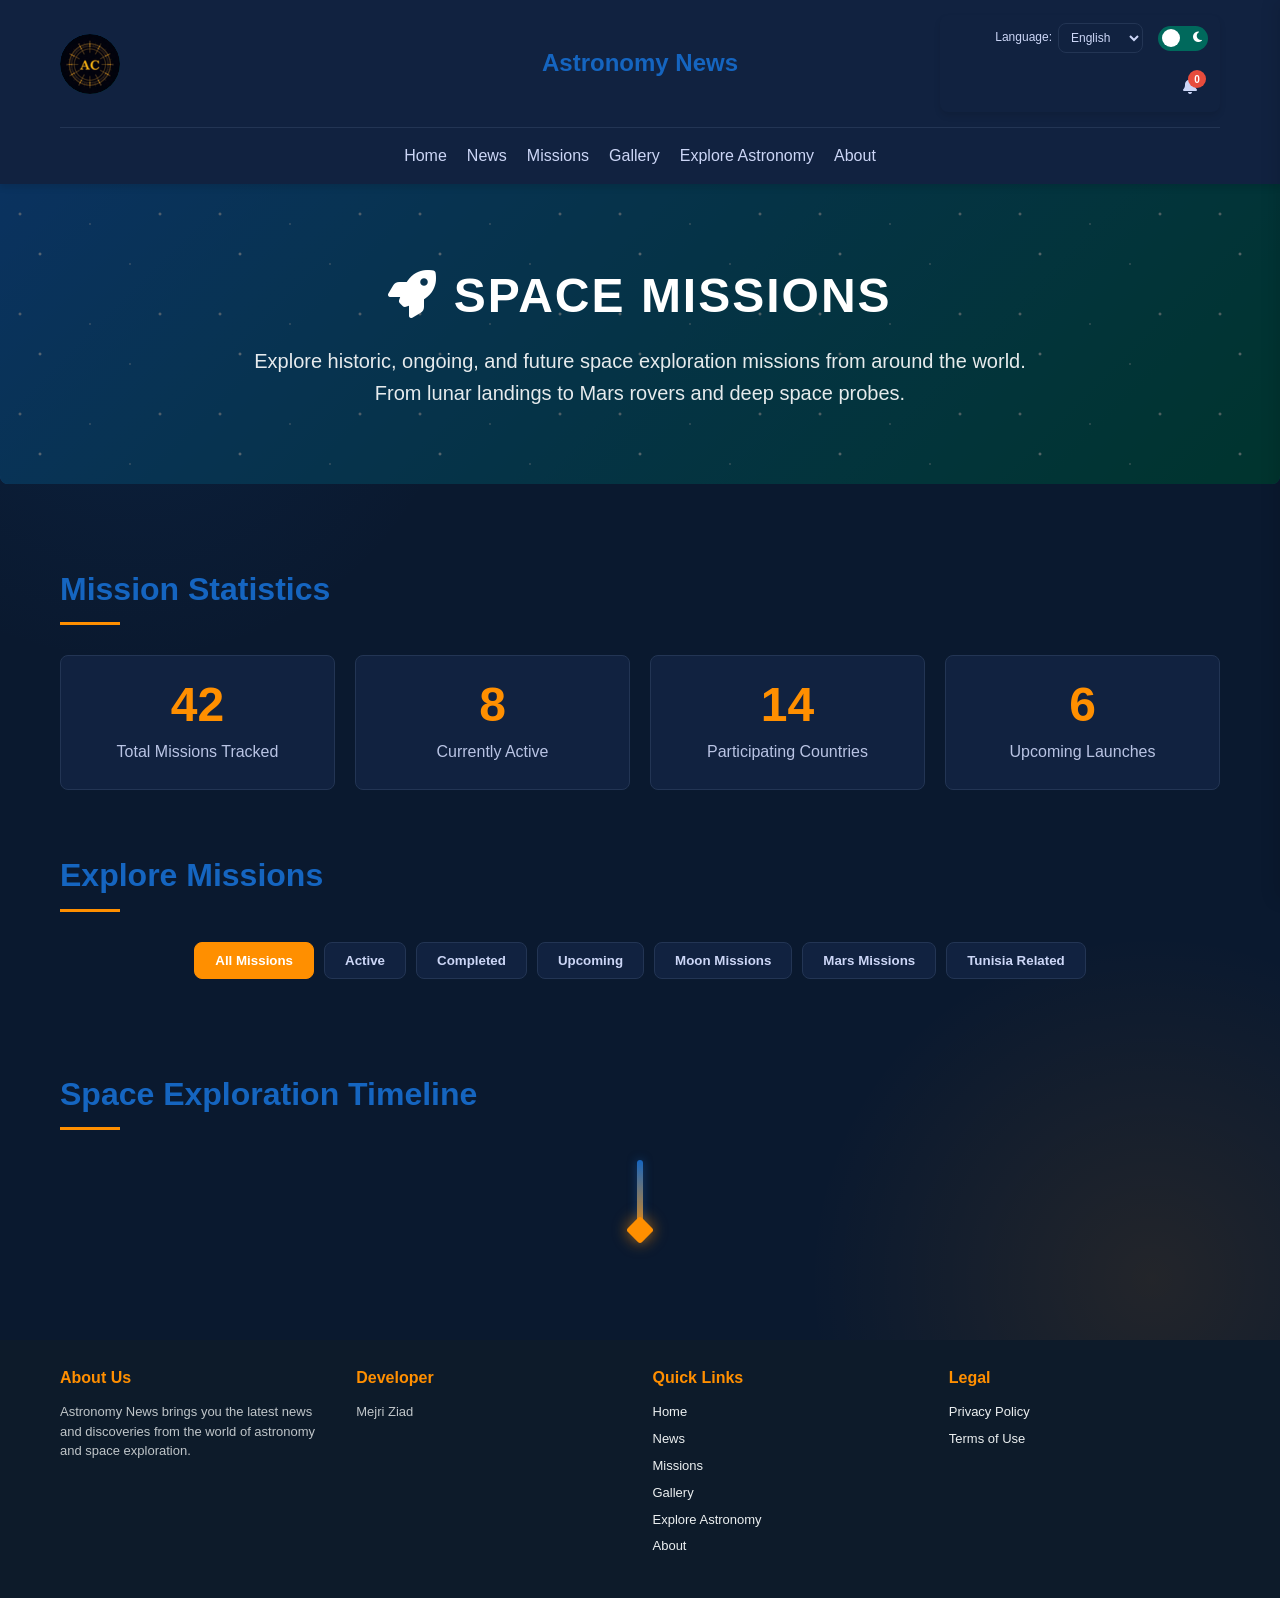
<file: AN_missions.html>
<!DOCTYPE html>
<html lang="en">
<head>
    <meta charset="UTF-8">
    <meta name="viewport" content="width=device-width, initial-scale=1.0">
    <title>Astronomy News - Space Missions</title>
    <link rel="stylesheet" href="main.css">
    <link rel="stylesheet" href="https://cdnjs.cloudflare.com/ajax/libs/font-awesome/6.4.0/css/all.min.css">
   <link rel="manifest" href="/manifest.json">
   <meta name="theme-color" content="#4a6fa5">
   <meta name="apple-mobile-web-app-capable" content="yes">
   <meta name="apple-mobile-web-app-status-bar-style" content="black-translucent">
   <meta name="apple-mobile-web-app-title" content="Astronomy News">
   <link rel="apple-touch-icon" href="assets/icons/icon-192x192.png">
    <style>
        /* Mission-specific color palette and styles */
        :root {
            --AN-mission-primary: #1565c0; /* Deep space blue */
            --AN-mission-secondary: #00695c; /* Mission control teal */
            --AN-mission-accent: #ff8f00; /* Launch orange */
            --AN-mission-bg: #0a192f; /* Dark space background */
            --AN-mission-card: #112240; /* Mission card background */
            --AN-mission-text: #ccd6f6; /* Light text for dark background */
            --AN-mission-border: #233554; /* Border color */
        }
        
        .AN-body-missions {
            --AN-primary-color: var(--AN-mission-primary);
            --AN-secondary-color: var(--AN-mission-secondary);
            --AN-accent-color: var(--AN-mission-accent);
            --AN-bg-color: var(--AN-mission-bg);
            --AN-card-bg: var(--AN-mission-card);
            --AN-text-color: var(--AN-mission-text);
            --AN-border-color: var(--AN-mission-border);
            --AN-header-bg: var(--AN-mission-card);
            --AN-footer-bg: #0d1b2a;
        }
        
        /* Mission-specific body styles */
        .AN-body-missions {
            background-color: var(--AN-bg-color);
            background-image: 
                radial-gradient(circle at 10% 20%, rgba(21, 101, 192, 0.1) 0%, transparent 20%),
                radial-gradient(circle at 90% 80%, rgba(255, 143, 0, 0.1) 0%, transparent 20%);
            min-height: 100vh;
        }
        
        /* Mission Page Header */
        .AN-mission-header {
            position: relative;
            overflow: hidden;
            border-radius: 0 0 var(--AN-radius) var(--AN-radius);
            margin-bottom: 40px;
        }
        
        .AN-mission-header-bg {
            height: 300px;
            background: linear-gradient(135deg, var(--AN-mission-primary), var(--AN-mission-secondary));
            position: relative;
            overflow: hidden;
        }
        
        .AN-mission-header-content {
            position: absolute;
            top: 0;
            left: 0;
            width: 100%;
            height: 100%;
            display: flex;
            flex-direction: column;
            justify-content: center;
            align-items: center;
            text-align: center;
            color: white;
            padding: 20px;
            background: rgba(0, 0, 0, 0.5);
        }
        
        .AN-mission-title {
            font-size: 48px;
            font-weight: 800;
            margin-bottom: 10px;
            text-transform: uppercase;
            letter-spacing: 2px;
        }
        
        .AN-mission-subtitle {
            font-size: 20px;
            opacity: 0.9;
            max-width: 800px;
            line-height: 1.6;
        }
        
        /* Mission Timeline - Updated for chronological arrow */
        .AN-mission-timeline {
            max-width: 1200px;
            margin: 0 auto 60px;
            position: relative;
            padding: 40px 0;
        }
        
        .AN-mission-timeline:before {
            content: '';
            position: absolute;
            left: 50%;
            top: 0;
            bottom: 0;
            width: 6px;
            background: linear-gradient(to bottom, var(--AN-mission-primary), var(--AN-mission-accent));
            transform: translateX(-50%);
            z-index: 1;
            border-radius: 3px;
            box-shadow: 0 0 10px rgba(21, 101, 192, 0.5);
        }
        
        .AN-mission-timeline:after {
            content: '';
            position: absolute;
            left: 50%;
            bottom: 0;
            width: 20px;
            height: 20px;
            background: var(--AN-mission-accent);
            transform: translateX(-50%) rotate(45deg);
            z-index: 2;
            border-radius: 3px;
            box-shadow: 0 0 15px rgba(255, 143, 0, 0.7);
        }
        
        .AN-timeline-item {
            display: flex;
            margin-bottom: 60px;
            position: relative;
            z-index: 2;
            width: 100%;
        }
        
        .AN-timeline-item:nth-child(odd) .AN-timeline-content {
            margin-left: 50%;
            padding-left: 60px;
        }
        
        .AN-timeline-item:nth-child(even) .AN-timeline-content {
            margin-right: 50%;
            padding-right: 60px;
            text-align: right;
        }
        
        .AN-timeline-content {
            position: relative;
            padding: 25px;
            background-color: var(--AN-card-bg);
            border-radius: var(--AN-radius);
            box-shadow: 0 10px 30px rgba(0, 0, 0, 0.3);
            border: 1px solid var(--AN-border-color);
            transition: var(--AN-transition);
            width: calc(50% - 80px);
        }
        
        .AN-timeline-content:hover {
            transform: translateY(-5px);
            box-shadow: 0 15px 35px rgba(0, 0, 0, 0.4);
            border-color: var(--AN-mission-accent);
        }
        
        .AN-timeline-year {
            position: absolute;
            top: 50%;
            width: 120px;
            height: 50px;
            display: flex;
            align-items: center;
            justify-content: center;
            font-weight: 700;
            font-size: 22px;
            color: white;
            background: linear-gradient(135deg, var(--AN-mission-primary), var(--AN-mission-secondary));
            border-radius: 25px;
            z-index: 3;
            transform: translateY(-50%);
            box-shadow: 0 5px 15px rgba(0, 0, 0, 0.3);
            border: 2px solid var(--AN-mission-accent);
        }
        
        .AN-timeline-item:nth-child(odd) .AN-timeline-year {
            left: calc(50% - 60px);
        }
        
        .AN-timeline-item:nth-child(even) .AN-timeline-year {
            right: calc(50% - 60px);
        }
        
        .AN-timeline-icon {
            position: absolute;
            top: 50%;
            width: 50px;
            height: 50px;
            border-radius: 50%;
            background: var(--AN-mission-accent);
            display: flex;
            align-items: center;
            justify-content: center;
            color: white;
            font-size: 20px;
            z-index: 3;
            transform: translateY(-50%);
            box-shadow: 0 0 15px rgba(255, 143, 0, 0.5);
            border: 2px solid white;
        }
        
        .AN-timeline-item:nth-child(odd) .AN-timeline-icon {
            left: calc(50% - 25px);
        }
        
        .AN-timeline-item:nth-child(even) .AN-timeline-icon {
            right: calc(50% - 25px);
        }
        
        .AN-timeline-title {
            font-size: 24px;
            margin-bottom: 15px;
            color: var(--AN-text-color);
            display: flex;
            align-items: center;
            gap: 10px;
        }
        
        .AN-timeline-desc {
            color: var(--AN-text-color);
            opacity: 0.9;
            line-height: 1.7;
            margin-bottom: 15px;
        }
        
        .AN-mission-badges {
            display: flex;
            flex-wrap: wrap;
            gap: 10px;
            margin-top: 15px;
        }
        
        .AN-mission-badge {
            padding: 5px 12px;
            border-radius: 20px;
            font-size: 12px;
            font-weight: 600;
            text-transform: uppercase;
            letter-spacing: 0.5px;
        }
        
        .AN-badge-active {
            background-color: rgba(76, 175, 80, 0.2);
            color: #4caf50;
            border: 1px solid rgba(76, 175, 80, 0.3);
        }
        
        .AN-badge-completed {
            background-color: rgba(33, 150, 243, 0.2);
            color: #2196f3;
            border: 1px solid rgba(33, 150, 243, 0.3);
        }
        
        .AN-badge-upcoming {
            background-color: rgba(255, 143, 0, 0.2);
            color: #ff8f00;
            border: 1px solid rgba(255, 143, 0, 0.3);
        }
        
        /* Mission Grid */
        .AN-mission-grid {
            display: grid;
            grid-template-columns: repeat(auto-fill, minmax(350px, 1fr));
            gap: 30px;
            margin-bottom: 60px;
        }
        
        .AN-mission-card {
            background-color: var(--AN-card-bg);
            border-radius: var(--AN-radius);
            overflow: hidden;
            box-shadow: 0 10px 30px rgba(0, 0, 0, 0.2);
            transition: var(--AN-transition);
            border: 1px solid var(--AN-border-color);
            height: 100%;
            display: flex;
            flex-direction: column;
        }
        
        .AN-mission-card:hover {
            transform: translateY(-10px);
            box-shadow: 0 15px 40px rgba(0, 0, 0, 0.3);
            border-color: var(--AN-mission-accent);
        }
        
        .AN-mission-card-header {
            height: 200px;
            position: relative;
            overflow: hidden;
        }
        
        .AN-mission-card-image {
            width: 100%;
            height: 100%;
            object-fit: cover;
            transition: var(--AN-transition);
        }
        
        .AN-mission-card:hover .AN-mission-card-image {
            transform: scale(1.05);
        }
        
        .AN-mission-card-overlay {
            position: absolute;
            top: 0;
            left: 0;
            width: 100%;
            height: 100%;
            background: linear-gradient(to bottom, transparent, rgba(0, 0, 0, 0.8));
            display: flex;
            align-items: flex-end;
            padding: 20px;
        }
        
        .AN-mission-card-status {
            position: absolute;
            top: 15px;
            right: 15px;
            padding: 5px 15px;
            border-radius: 20px;
            font-weight: 700;
            font-size: 12px;
            text-transform: uppercase;
            letter-spacing: 1px;
        }
        
        .AN-mission-card-body {
            padding: 25px;
            flex: 1;
            display: flex;
            flex-direction: column;
        }
        
        .AN-mission-card-title {
            font-size: 22px;
            margin-bottom: 15px;
            color: var(--AN-text-color);
        }
        
        .AN-mission-card-agency {
            display: flex;
            align-items: center;
            gap: 10px;
            margin-bottom: 15px;
            font-size: 14px;
            color: var(--AN-text-color);
            opacity: 0.8;
        }
        
        .AN-mission-card-desc {
            color: var(--AN-text-color);
            opacity: 0.9;
            line-height: 1.7;
            margin-bottom: 20px;
            flex: 1;
        }
        
        .AN-mission-card-footer {
            display: flex;
            justify-content: space-between;
            align-items: center;
            padding-top: 15px;
            border-top: 1px solid var(--AN-border-color);
        }
        
        .AN-mission-card-date {
            font-size: 14px;
            color: var(--AN-text-color);
            opacity: 0.7;
        }
        
        .AN-mission-card-link {
            color: var(--AN-mission-accent);
            text-decoration: none;
            font-weight: 600;
            display: flex;
            align-items: center;
            gap: 5px;
            transition: var(--AN-transition);
            cursor: pointer;
            background: none;
            border: none;
            font-size: 14px;
            padding: 0;
        }
        
        .AN-mission-card-link:hover {
            color: var(--AN-mission-primary);
            gap: 10px;
        }
        
        /* Mission Stats */
        .AN-mission-stats {
            display: grid;
            grid-template-columns: repeat(auto-fit, minmax(200px, 1fr));
            gap: 20px;
            margin-bottom: 60px;
        }
        
        .AN-stat-card {
            background-color: var(--AN-card-bg);
            border-radius: var(--AN-radius);
            padding: 25px;
            text-align: center;
            border: 1px solid var(--AN-border-color);
            transition: var(--AN-transition);
        }
        
        .AN-stat-card:hover {
            border-color: var(--AN-mission-accent);
            transform: translateY(-5px);
        }
        
        .AN-stat-number {
            font-size: 48px;
            font-weight: 800;
            color: var(--AN-mission-accent);
            margin-bottom: 10px;
            line-height: 1;
        }
        
        .AN-stat-label {
            font-size: 16px;
            color: var(--AN-text-color);
            opacity: 0.9;
        }
        
        /* Mission Modal Styles */
        .AN-mission-modal {
            display: none;
            position: fixed;
            top: 0;
            left: 0;
            width: 100%;
            height: 100%;
            background-color: rgba(0, 0, 0, 0.8);
            z-index: 1000;
            align-items: center;
            justify-content: center;
            padding: 20px;
        }
        
        .AN-mission-modal.AN-active {
            display: flex;
            animation: AN-modal-fade-in 0.3s ease;
        }
        
        .AN-mission-modal-content {
            background-color: var(--AN-card-bg);
            border-radius: var(--AN-radius);
            width: 100%;
            max-width: 800px;
            max-height: 90vh;
            overflow-y: auto;
            box-shadow: 0 20px 50px rgba(0, 0, 0, 0.5);
            border: 1px solid var(--AN-border-color);
            animation: AN-modal-slide-up 0.4s ease;
        }
        
        .AN-mission-modal-header {
            padding: 25px 30px 15px;
            border-bottom: 1px solid var(--AN-border-color);
            display: flex;
            justify-content: space-between;
            align-items: flex-start;
            gap: 20px;
        }
        
        .AN-mission-modal-title {
            font-size: 28px;
            color: var(--AN-text-color);
            margin: 0;
            flex: 1;
        }
        
        .AN-mission-modal-close {
            background: none;
            border: none;
            color: var(--AN-text-color);
            font-size: 24px;
            cursor: pointer;
            transition: var(--AN-transition);
            padding: 5px;
            border-radius: 4px;
            flex-shrink: 0;
        }
        
        .AN-mission-modal-close:hover {
            color: var(--AN-mission-accent);
            background-color: rgba(255, 255, 255, 0.05);
        }
        
        .AN-mission-modal-body {
            padding: 30px;
        }
        
        .AN-mission-modal-image {
            width: 100%;
            height: 300px;
            border-radius: var(--AN-radius);
            overflow: hidden;
            margin-bottom: 25px;
        }
        
        .AN-mission-modal-image img {
            width: 100%;
            height: 100%;
            object-fit: cover;
        }
        
        .AN-mission-modal-info {
            display: grid;
            grid-template-columns: repeat(auto-fit, minmax(200px, 1fr));
            gap: 20px;
            margin-bottom: 25px;
            padding-bottom: 25px;
            border-bottom: 1px solid var(--AN-border-color);
        }
        
        .AN-mission-modal-info-item {
            display: flex;
            flex-direction: column;
            gap: 8px;
        }
        
        .AN-mission-modal-label {
            font-size: 12px;
            text-transform: uppercase;
            letter-spacing: 1px;
            color: var(--AN-mission-accent);
            font-weight: 600;
        }
        
        .AN-mission-modal-value {
            font-size: 16px;
            color: var(--AN-text-color);
        }
        
        .AN-mission-modal-description {
            font-size: 16px;
            line-height: 1.7;
            color: var(--AN-text-color);
        }
        
        .AN-mission-modal-description p {
            margin-bottom: 15px;
        }
        
        .AN-mission-modal-footer {
            padding: 20px 30px;
            border-top: 1px solid var(--AN-border-color);
            display: flex;
            justify-content: flex-end;
        }
        
        /* Animations */
        @keyframes AN-modal-fade-in {
            from { opacity: 0; }
            to { opacity: 1; }
        }
        
        @keyframes AN-modal-slide-up {
            from { 
                opacity: 0;
                transform: translateY(30px);
            }
            to { 
                opacity: 1;
                transform: translateY(0);
            }
        }
        
        /* Mission-specific animations */
        @keyframes AN-rocket-launch {
            0% { transform: translateY(0) rotate(0deg); }
            50% { transform: translateY(-20px) rotate(5deg); }
            100% { transform: translateY(0) rotate(0deg); }
        }
        
        .AN-rocket-icon {
            animation: AN-rocket-launch 3s infinite;
            display: inline-block;
        }
        
        /* Mission filter buttons */
        .AN-mission-filter {
            display: flex;
            gap: 10px;
            flex-wrap: wrap;
            margin-bottom: 30px;
            justify-content: center;
        }
        
        .AN-mission-filter-btn {
            padding: 10px 20px;
            border: 1px solid var(--AN-border-color);
            background-color: var(--AN-card-bg);
            color: var(--AN-text-color);
            border-radius: var(--AN-radius);
            cursor: pointer;
            transition: var(--AN-transition);
            font-weight: 600;
        }
        
        .AN-mission-filter-btn:hover {
            background-color: var(--AN-mission-primary);
            color: white;
            border-color: var(--AN-mission-primary);
        }
        
        .AN-mission-filter-btn.AN-active {
            background-color: var(--AN-mission-accent);
            color: white;
            border-color: var(--AN-mission-accent);
        }
        
        /* Responsive Design */
        @media (max-width: 992px) {
            .AN-mission-timeline:before {
                left: 50px;
            }
            
            .AN-mission-timeline:after {
                left: 50px;
            }
            
            .AN-timeline-item:nth-child(odd) .AN-timeline-content,
            .AN-timeline-item:nth-child(even) .AN-timeline-content {
                width: calc(100% - 100px);
                margin-left: 100px;
                margin-right: 0;
                padding-left: 30px;
                padding-right: 30px;
                text-align: left;
            }
            
            .AN-timeline-item:nth-child(odd) .AN-timeline-year,
            .AN-timeline-item:nth-child(even) .AN-timeline-year {
                left: 0;
                right: auto;
            }
            
            .AN-timeline-item:nth-child(odd) .AN-timeline-icon,
            .AN-timeline-item:nth-child(even) .AN-timeline-icon {
                left: 25px;
                right: auto;
            }
        }
        
        @media (max-width: 768px) {
            .AN-mission-title {
                font-size: 36px;
            }
            
            .AN-mission-subtitle {
                font-size: 18px;
            }
            
            .AN-mission-grid {
                grid-template-columns: 1fr;
            }
            
            .AN-mission-stats {
                grid-template-columns: repeat(2, 1fr);
            }
            
            .AN-mission-modal-content {
                max-width: 95%;
            }
            
            .AN-mission-modal-header {
                flex-direction: column;
                gap: 10px;
            }
            
            .AN-mission-modal-title {
                font-size: 24px;
            }
            
            .AN-mission-modal-image {
                height: 200px;
            }
        }
        
        @media (max-width: 576px) {
            .AN-mission-stats {
                grid-template-columns: 1fr;
            }
            
            .AN-mission-header-bg {
                height: 250px;
            }
            
            .AN-mission-filter {
                gap: 5px;
            }
            
            .AN-mission-filter-btn {
                padding: 8px 12px;
                font-size: 14px;
            }
        }
        
        /* RTL support for missions page */
        .AN-rtl .AN-mission-filter {
            direction: rtl;
        }
        
        .AN-rtl .AN-mission-card-status {
            right: auto;
            left: 15px;
        }
        
        .AN-rtl .AN-mission-card-footer {
            direction: rtl;
        }
        
        .AN-rtl .AN-mission-card-link {
            flex-direction: row-reverse;
        }
        
        @media (max-width: 992px) {
            .AN-rtl .AN-mission-timeline:before {
                left: auto;
                right: 50px;
            }
            
            .AN-rtl .AN-mission-timeline:after {
                left: auto;
                right: 50px;
            }
            
            .AN-rtl .AN-timeline-item:nth-child(odd) .AN-timeline-content,
            .AN-rtl .AN-timeline-item:nth-child(even) .AN-timeline-content {
                margin-left: 0;
                margin-right: 100px;
                padding-left: 30px;
                padding-right: 30px;
                text-align: right;
            }
            
            .AN-rtl .AN-timeline-item:nth-child(odd) .AN-timeline-year,
            .AN-rtl .AN-timeline-item:nth-child(even) .AN-timeline-year {
                left: auto;
                right: 0;
            }
            
            .AN-rtl .AN-timeline-item:nth-child(odd) .AN-timeline-icon,
            .AN-rtl .AN-timeline-item:nth-child(even) .AN-timeline-icon {
                left: auto;
                right: 25px;
            }
        }
    </style>
</head>
<body class="AN-body AN-body-missions">
    <!-- Header Section -->
    <header class="AN-header">
        <div class="AN-container">
            <div class="AN-header-content">
                <!-- Column 1: Logo (1/4) -->
                <div class="AN-logo-section">
                    <a href="index.html" class="AN-logo-link">
                        <div class="AN-logo fallback-logo">
                            <img src="assets/icons/icon-96x96.png" alt="Astronomy News Logo" onerror="this.style.display='none'; this.parentElement.classList.add('fallback-logo')">
                            <i class="fas fa-star" style="display: none;"></i>
                        </div>
                    </a>
                </div>
                
                <!-- Column 2: Title (2/4) -->
                <div class="AN-title-section">
                    <h1 class="AN-title" data-i18n="An.index.title">Astronomy News</h1>
                </div>
                
                <!-- Column 3: Options Card (1/4) -->
                <div class="AN-options-card">
                    <div class="AN-controls-compact">
                        <div class="AN-control-group">
                            <label for="AN-language-select" class="AN-control-label" data-i18n="An.index.language">Language:</label>
                            <select id="AN-language-select" class="AN-select">
                                <option value="en">English</option>
                                <option value="fr">Français</option>
                                <option value="ar">العربية</option>
                            </select>
                        </div>
                        
                        <div class="AN-control-group">
                            <div class="AN-theme-toggle">
                                <input type="checkbox" id="AN-theme-switch" class="AN-theme-checkbox">
                                <label for="AN-theme-switch" class="AN-theme-slider">
                                    <span class="AN-theme-icon AN-theme-sun"><i class="fas fa-sun"></i></span>
                                    <span class="AN-theme-icon AN-theme-moon"><i class="fas fa-moon"></i></span>
                                </label>
                            </div>
                        </div>
                        
                        <div class="AN-control-group">
                            <button class="AN-notification-btn" id="AN-notification-toggle">
                                <i class="fas fa-bell"></i>
                                <span class="AN-notification-badge" id="AN-notification-badge">0</span>
                            </button>
                        </div>
                    </div>
                </div>
            </div>
            
            <!-- Navigation -->
            <nav class="AN-nav">
                <ul class="AN-nav-list">
                    <li class="AN-nav-item"><a href="index.html" class="AN-nav-link" data-i18n="An.index.home">Home</a></li>
                    <li class="AN-nav-item"><a href="AN_news.html" class="AN-nav-link" data-i18n="An.index.news">News</a></li>
                    <li class="AN-nav-item"><a href="AN_missions.html" class="AN-nav-link AN-active" data-i18n="An.index.missions">Missions</a></li>
                    <li class="AN-nav-item"><a href="AN_gallery.html" class="AN-nav-link" data-i18n="An.index.gallery">Gallery</a></li>
                    <li class="AN-nav-item"><a href="AN_explore.html" class="AN-nav-link" data-i18n="An.index.explore">Explore Astronomy</a></li>
                    <li class="AN-nav-item"><a href="AN_about.html" class="AN-nav-link" data-i18n="An.index.about">About</a></li>
                </ul>
            </nav>
        </div>
    </header>

    <!-- Mission Page Header -->
    <div class="AN-mission-header">
        <div class="AN-mission-header-bg">
            <div class="AN-stars"></div>
        </div>
        <div class="AN-mission-header-content">
            <h1 class="AN-mission-title">
                <i class="fas fa-rocket AN-rocket-icon"></i> <span data-i18n="An.missions.title">Space Missions</span>
            </h1>
            <p class="AN-mission-subtitle" data-i18n="An.missions.subtitle">Explore historic, ongoing, and future space exploration missions from around the world. From lunar landings to Mars rovers and deep space probes.</p>
        </div>
    </div>

    <!-- Main Content -->
    <main class="AN-main">
        <div class="AN-container">
            <!-- Mission Stats -->
            <section class="AN-section">
                <h2 class="AN-section-title" data-i18n="An.missions.missionStatistics">Mission Statistics</h2>
                <div class="AN-mission-stats">
                    <div class="AN-stat-card">
                        <div class="AN-stat-number" id="AN-total-missions">42</div>
                        <div class="AN-stat-label" data-i18n="An.missions.totalMissions">Total Missions Tracked</div>
                    </div>
                    <div class="AN-stat-card">
                        <div class="AN-stat-number" id="AN-active-missions">8</div>
                        <div class="AN-stat-label" data-i18n="An.missions.currentlyActive">Currently Active</div>
                    </div>
                    <div class="AN-stat-card">
                        <div class="AN-stat-number" id="AN-countries">14</div>
                        <div class="AN-stat-label" data-i18n="An.missions.participatingCountries">Participating Countries</div>
                    </div>
                    <div class="AN-stat-card">
                        <div class="AN-stat-number" id="AN-upcoming">6</div>
                        <div class="AN-stat-label" data-i18n="An.missions.upcomingLaunches">Upcoming Launches</div>
                    </div>
                </div>
            </section>
            
            <!-- Mission Filter -->
            <section class="AN-section">
                <h2 class="AN-section-title" data-i18n="An.missions.exploreMissions">Explore Missions</h2>
                <div class="AN-mission-filter">
                    <button class="AN-mission-filter-btn AN-active" data-filter="all" data-i18n="An.missions.allMissions">All Missions</button>
                    <button class="AN-mission-filter-btn" data-filter="active" data-i18n="An.missions.active">Active</button>
                    <button class="AN-mission-filter-btn" data-filter="completed" data-i18n="An.missions.completed">Completed</button>
                    <button class="AN-mission-filter-btn" data-filter="upcoming" data-i18n="An.missions.upcoming">Upcoming</button>
                    <button class="AN-mission-filter-btn" data-filter="moon" data-i18n="An.missions.moonMissions">Moon Missions</button>
                    <button class="AN-mission-filter-btn" data-filter="mars" data-i18n="An.missions.marsMissions">Mars Missions</button>
                    <button class="AN-mission-filter-btn" data-filter="tunisia" data-i18n="An.missions.tunisiaRelated">Tunisia Related</button>
                </div>
                
                <!-- Mission Grid -->
                <div class="AN-mission-grid" id="AN-mission-container">
                    <!-- Mission cards will be dynamically generated here -->
                </div>
            </section>
            
            <!-- Mission Timeline -->
            <section class="AN-section">
                <h2 class="AN-section-title" data-i18n="An.missions.spaceExplorationTimeline">Space Exploration Timeline</h2>
                <div class="AN-mission-timeline" id="AN-mission-timeline">
                    <!-- Timeline items will be dynamically generated here -->
                </div>
            </section>
        </div>
    </main>

    <!-- Mission Details Modal -->
    <div class="AN-mission-modal" id="AN-mission-modal">
        <div class="AN-mission-modal-content">
            <div class="AN-mission-modal-header">
                <h2 class="AN-mission-modal-title" id="AN-modal-title">Mission Title</h2>
                <button class="AN-mission-modal-close" id="AN-modal-close">
                    <i class="fas fa-times"></i>
                </button>
            </div>
            <div class="AN-mission-modal-body" id="AN-modal-body">
                <!-- Modal content will be inserted here -->
            </div>
            <div class="AN-mission-modal-footer">
                <button class="AN-btn AN-btn-primary" id="AN-modal-close-btn">Close</button>
            </div>
        </div>
    </div>

    <!-- Footer -->
    <footer class="AN-footer">
        <div class="AN-container">
            <div class="AN-footer-content">
                <!-- Column 1: Information -->
                <div class="AN-footer-section">
                    <h3 class="AN-footer-title" data-i18n="An.index.aboutUs">About Us</h3>
                    <p class="AN-footer-text" data-i18n="An.index.aboutText">Astronomy News brings you the latest news and discoveries from the world of astronomy and space exploration.</p>
                </div>
                
                <!-- Column 2: Developer -->
                <div class="AN-footer-section">
                    <h3 class="AN-footer-title" data-i18n="An.index.developer">Developer</h3>
                    <p class="AN-footer-text">Mejri Ziad</p>
                </div>
                
                <!-- Column 3: Quick Links -->
                <div class="AN-footer-section">
                    <h3 class="AN-footer-title" data-i18n="An.index.quickLinks">Quick Links</h3>
                    <ul class="AN-footer-links">
                        <li><a href="index.html" data-i18n="An.index.home">Home</a></li>
                        <li><a href="AN_news.html" data-i18n="An.index.news">News</a></li>
                        <li><a href="AN_missions.html" data-i18n="An.index.missions">Missions</a></li>
                        <li><a href="AN_gallery.html" data-i18n="An.index.gallery">Gallery</a></li>
                        <li><a href="AN_explore.html" data-i18n="An.index.explore">Explore Astronomy</a></li>
                        <li><a href="AN_about.html" data-i18n="An.index.about">About</a></li>
                    </ul>
                </div>
                
                <!-- Column 4: Legal -->
                <div class="AN-footer-section">
                    <h3 class="AN-footer-title" data-i18n="An.index.legal">Legal</h3>
                    <ul class="AN-footer-links">
                        <li><a href="#" data-i18n="An.index.privacyPolicy">Privacy Policy</a></li>
                        <li><a href="#" data-i18n="An.index.termsOfUse">Terms of Use</a></li>
                    </ul>
                </div>
            </div>
        </div>
    </footer>

    <!-- Notification Panel -->
    <div class="AN-notification-panel" id="AN-notification-panel">
        <div class="AN-notification-header">
            <h3 data-i18n="An.index.notifications">Notifications</h3>
            <button class="AN-close-btn" id="AN-close-notifications">
                <i class="fas fa-times"></i>
            </button>
        </div>
        <div class="AN-notification-list" id="AN-notification-list">
            <!-- Notifications will be dynamically generated here -->
        </div>
    </div>

    <script src="data.js"></script>
<script src="data_processing.js"></script>
    <script src="translation.js"></script>
    <script src="data_missions.js"></script>
    <script>
        // Add missions translations to the global translations object
        const AN_missions_translations = {
            en: {
                'An.missions.title': 'Space Missions',
                'An.missions.subtitle': 'Explore historic, ongoing, and future space exploration missions from around the world. From lunar landings to Mars rovers and deep space probes.',
                'An.missions.missionStatistics': 'Mission Statistics',
                'An.missions.totalMissions': 'Total Missions Tracked',
                'An.missions.currentlyActive': 'Currently Active',
                'An.missions.participatingCountries': 'Participating Countries',
                'An.missions.upcomingLaunches': 'Upcoming Launches',
                'An.missions.exploreMissions': 'Explore Missions',
                'An.missions.allMissions': 'All Missions',
                'An.missions.active': 'Active',
                'An.missions.completed': 'Completed',
                'An.missions.upcoming': 'Upcoming',
                'An.missions.moonMissions': 'Moon Missions',
                'An.missions.marsMissions': 'Mars Missions',
                'An.missions.tunisiaRelated': 'Tunisia Related',
                'An.missions.spaceExplorationTimeline': 'Space Exploration Timeline',
                'An.missions.historic': 'Historic',
                'An.missions.learnMore': 'Learn More',
                'An.missions.noMissionsFound': 'No missions found',
                'An.missions.tryDifferentFilter': 'Try a different filter',
                'An.missions.missionDetails': 'Mission Details',
                'An.missions.launchDate': 'Launch Date',
                'An.missions.status': 'Status',
                'An.missions.agency': 'Agency',
                'An.missions.category': 'Category',
                'An.missions.description': 'Description'
            },
            fr: {
                'An.missions.title': 'Missions Spatiales',
                'An.missions.subtitle': 'Explorez les missions d\'exploration spatiale historiques, en cours et futures du monde entier. Des alunissages aux rovers martiens et aux sondes spatiales lointaines.',
                'An.missions.missionStatistics': 'Statistiques des Missions',
                'An.missions.totalMissions': 'Missions Suivies',
                'An.missions.currentlyActive': 'Actuellement Actives',
                'An.missions.participatingCountries': 'Pays Participants',
                'An.missions.upcomingLaunches': 'Lancements à Venir',
                'An.missions.exploreMissions': 'Explorer les Missions',
                'An.missions.allMissions': 'Toutes les Missions',
                'An.missions.active': 'Actives',
                'An.missions.completed': 'Terminées',
                'An.missions.upcoming': 'À Venir',
                'An.missions.moonMissions': 'Missions Lunaires',
                'An.missions.marsMissions': 'Missions Martiennes',
                'An.missions.tunisiaRelated': 'Liées à la Tunisie',
                'An.missions.spaceExplorationTimeline': 'Chronologie de l\'Exploration Spatiale',
                'An.missions.historic': 'Historique',
                'An.missions.learnMore': 'En savoir plus',
                'An.missions.noMissionsFound': 'Aucune mission trouvée',
                'An.missions.tryDifferentFilter': 'Essayez un autre filtre',
                'An.missions.missionDetails': 'Détails de la Mission',
                'An.missions.launchDate': 'Date de Lancement',
                'An.missions.status': 'Statut',
                'An.missions.agency': 'Agence',
                'An.missions.category': 'Catégorie',
                'An.missions.description': 'Description'
            },
            ar: {
                'An.missions.title': 'البعثات الفضائية',
                'An.missions.subtitle': 'استكشف بعثات استكشاف الفضاء التاريخية والحالية والمستقبلية من جميع أنحاء العالم. من الهبوط على القمر إلى مركبات المريخ والمسبارات الفضائية البعيدة.',
                'An.missions.missionStatistics': 'إحصائيات البعثات',
                'An.missions.totalMissions': 'إجمالي البعثات المتابعة',
                'An.missions.currentlyActive': 'نشطة حالياً',
                'An.missions.participatingCountries': 'الدول المشاركة',
                'An.missions.upcomingLaunches': 'الإطلاقات القادمة',
                'An.missions.exploreMissions': 'استكشاف البعثات',
                'An.missions.allMissions': 'جميع البعثات',
                'An.missions.active': 'نشطة',
                'An.missions.completed': 'مكتملة',
                'An.missions.upcoming': 'قادمة',
                'An.missions.moonMissions': 'بعثات القمر',
                'An.missions.marsMissions': 'بعثات المريخ',
                'An.missions.tunisiaRelated': 'مرتبطة بتونس',
                'An.missions.spaceExplorationTimeline': 'الخط الزمني لاستكشاف الفضاء',
                'An.missions.historic': 'تاريخية',
                'An.missions.learnMore': 'المزيد',
                'An.missions.noMissionsFound': 'لا توجد بعثات',
                'An.missions.tryDifferentFilter': 'جرب فلتراً مختلفاً',
                'An.missions.missionDetails': 'تفاصيل البعثة',
                'An.missions.launchDate': 'تاريخ الإطلاق',
                'An.missions.status': 'الحالة',
                'An.missions.agency': 'الوكالة',
                'An.missions.category': 'الفئة',
                'An.missions.description': 'الوصف'
            }
        };

        // Merge missions translations with existing translations
        Object.keys(AN_missions_translations).forEach(lang => {
            if (AN_translations[lang]) {
                Object.assign(AN_translations[lang], AN_missions_translations[lang]);
            }
        });

        // Function to get translated text
        function AN_getTranslatedText(key, language) {
            if (AN_translations[language] && AN_translations[language][key]) {
                return AN_translations[language][key];
            }
            // Fallback to English if translation not found
            return AN_translations['en'][key] || key;
        }

        // Function to update mission statistics dynamically
        function AN_updateMissionStats() {
            // Calculate total missions
            const totalMissions = AN_missions_data.length;
            
            // Calculate active missions
            const activeMissions = AN_missions_data.filter(mission => mission.status === 'active').length;
            
            // Calculate upcoming missions
            const upcomingMissions = AN_missions_data.filter(mission => mission.status === 'upcoming').length;
            
            // Calculate unique agencies (as a proxy for countries)
            const agencies = [];
            AN_missions_data.forEach(mission => {
                if (mission.agency && !agencies.includes(mission.agency)) {
                    agencies.push(mission.agency);
                }
            });
            const uniqueAgencies = agencies.length;
            
            // Update the DOM elements
            document.getElementById('AN-total-missions').textContent = totalMissions;
            document.getElementById('AN-active-missions').textContent = activeMissions;
            document.getElementById('AN-countries').textContent = uniqueAgencies;
            document.getElementById('AN-upcoming').textContent = upcomingMissions;
        }

        // Function to render mission cards
        function AN_renderMissions(language, filter = 'all') {
            const container = document.getElementById('AN-mission-container');
            if (!container) return;
            
            // Clear existing content
            container.innerHTML = '';
            
            // Filter missions
            let missions = AN_missions_data;
            if (filter !== 'all') {
                if (filter === 'active' || filter === 'completed' || filter === 'upcoming') {
                    missions = missions.filter(mission => mission.status === filter);
                } else if (filter === 'tunisia') {
                    missions = missions.filter(mission => mission.category === 'tunisia');
                } else {
                    missions = missions.filter(mission => mission.category === filter);
                }
            }
            
            // Update statistics
            AN_updateMissionStats();
            
            // Render missions
            missions.forEach(mission => {
                const content = mission[language] || mission.en;
                const card = document.createElement('div');
                card.className = 'AN-mission-card';
                card.setAttribute('data-id', mission.id);
                card.setAttribute('data-status', mission.status);
                card.setAttribute('data-category', mission.category);
                
                // Status badge text
                let statusClass = '';
                let statusText = '';
                if (mission.status === 'active') {
                    statusClass = 'AN-badge-active';
                    statusText = AN_getTranslatedText('An.missions.active', language);
                } else if (mission.status === 'completed') {
                    statusClass = 'AN-badge-completed';
                    statusText = AN_getTranslatedText('An.missions.completed', language);
                } else {
                    statusClass = 'AN-badge-upcoming';
                    statusText = AN_getTranslatedText('An.missions.upcoming', language);
                }
                
                card.innerHTML = `
                    <div class="AN-mission-card-header">
                        <img src="${mission.image || 'assets/images/missions/default.jpg'}" alt="${content.title}" class="AN-mission-card-image">
                        <div class="AN-mission-card-overlay">
                            <h3 class="AN-mission-card-title">${content.title}</h3>
                        </div>
                        <div class="AN-mission-card-status ${statusClass}">${statusText}</div>
                    </div>
                    <div class="AN-mission-card-body">
                        <p class="AN-mission-card-agency">
                            <i class="fas fa-building"></i> ${content.agency}
                        </p>
                        <p class="AN-mission-card-desc">${content.subtitle}</p>
                        <div class="AN-mission-badges">
                            <span class="AN-mission-badge ${statusClass}">${statusText}</span>
                            ${mission.category === 'tunisia' ? '<span class="AN-mission-badge" style="background-color: rgba(255,0,0,0.2); color: #ff4444; border-color: rgba(255,0,0,0.3);">Tunisia</span>' : ''}
                        </div>
                        <div class="AN-mission-card-footer">
                            <span class="AN-mission-card-date">
                                <i class="far fa-calendar"></i> ${AN_formatDate(mission.date, language)}
                            </span>
                            <button class="AN-mission-card-link AN-learn-more-btn" data-id="${mission.id}">
                                ${AN_getTranslatedText('An.missions.learnMore', language)}
                                <i class="fas fa-arrow-right"></i>
                            </button>
                        </div>
                    </div>
                `;
                
                container.appendChild(card);
            });
            
            // If no missions found
            if (missions.length === 0) {
                container.innerHTML = `
                    <div class="AN-no-missions" style="grid-column: 1 / -1; text-align: center; padding: 60px 20px;">
                        <i class="fas fa-rocket" style="font-size: 64px; opacity: 0.5; margin-bottom: 20px;"></i>
                        <h3 style="color: var(--AN-text-color); margin-bottom: 10px;">
                            ${AN_getTranslatedText('An.missions.noMissionsFound', language)}
                        </h3>
                        <p style="color: var(--AN-text-color); opacity: 0.7;">
                            ${AN_getTranslatedText('An.missions.tryDifferentFilter', language)}
                        </p>
                    </div>
                `;
            }
            
            // Add event listeners to "Learn More" buttons
            document.querySelectorAll('.AN-learn-more-btn').forEach(button => {
                button.addEventListener('click', function() {
                    const missionId = this.getAttribute('data-id');
                    const language = document.getElementById('AN-language-select')?.value || 'en';
                    const mission = AN_missions_data.find(m => m.id === missionId);
                    if (mission) {
                        AN_showMissionModal(mission, language);
                    }
                });
            });
        }
        
        // Function to show mission modal
        function AN_showMissionModal(mission, language) {
            const modal = document.getElementById('AN-mission-modal');
            const modalTitle = document.getElementById('AN-modal-title');
            const modalBody = document.getElementById('AN-modal-body');
            const content = mission[language] || mission.en;
            
            // Set modal title
            modalTitle.textContent = content.title;
            
            // Determine status text
            let statusText = '';
            if (mission.status === 'active') {
                statusText = AN_getTranslatedText('An.missions.active', language);
            } else if (mission.status === 'completed') {
                statusText = AN_getTranslatedText('An.missions.completed', language);
            } else {
                statusText = AN_getTranslatedText('An.missions.upcoming', language);
            }
            
            // Determine category text
            let categoryText = '';
            if (mission.category === 'moon') {
                categoryText = AN_getTranslatedText('An.missions.moonMissions', language);
            } else if (mission.category === 'mars') {
                categoryText = AN_getTranslatedText('An.missions.marsMissions', language);
            } else if (mission.category === 'tunisia') {
                categoryText = AN_getTranslatedText('An.missions.tunisiaRelated', language);
            } else if (mission.category === 'deep-space') {
                categoryText = 'Deep Space';
            }
            
            // Build modal content
            modalBody.innerHTML = `
                <div class="AN-mission-modal-image">
                    <img src="${mission.image || 'assets/images/missions/default.jpg'}" alt="${content.title}">
                </div>
                
                <div class="AN-mission-modal-info">
                    <div class="AN-mission-modal-info-item">
                        <span class="AN-mission-modal-label">${AN_getTranslatedText('An.missions.launchDate', language)}</span>
                        <span class="AN-mission-modal-value">${AN_formatDate(mission.date, language)}</span>
                    </div>
                    <div class="AN-mission-modal-info-item">
                        <span class="AN-mission-modal-label">${AN_getTranslatedText('An.missions.status', language)}</span>
                        <span class="AN-mission-modal-value">${statusText}</span>
                    </div>
                    <div class="AN-mission-modal-info-item">
                        <span class="AN-mission-modal-label">${AN_getTranslatedText('An.missions.agency', language)}</span>
                        <span class="AN-mission-modal-value">${content.agency}</span>
                    </div>
                    <div class="AN-mission-modal-info-item">
                        <span class="AN-mission-modal-label">${AN_getTranslatedText('An.missions.category', language)}</span>
                        <span class="AN-mission-modal-value">${categoryText}</span>
                    </div>
                </div>
                
                <div class="AN-mission-modal-description">
                    <h3>${AN_getTranslatedText('An.missions.description', language)}</h3>
                    <p>${content.body}</p>
                </div>
            `;
            
            // Show modal
            modal.classList.add('AN-active');
            
            // Prevent body scrolling
            document.body.style.overflow = 'hidden';
        }
        
        // Function to close mission modal
        function AN_closeMissionModal() {
            const modal = document.getElementById('AN-mission-modal');
            modal.classList.remove('AN-active');
            document.body.style.overflow = 'auto';
        }
        
        // Function to render timeline - Now chronological with arrow
        function AN_renderTimeline(language) {
            const timeline = document.getElementById('AN-mission-timeline');
            if (!timeline) return;
            
            // Clear existing timeline items
            timeline.innerHTML = '';
            
            // Sort timeline data by year (chronological)
            const sortedTimelineData = [...AN_timeline_data].sort((a, b) => parseInt(a.year) - parseInt(b.year));
            
            // Add timeline items
            sortedTimelineData.forEach((item, index) => {
                const content = item[language] || item.en;
                const timelineItem = document.createElement('div');
                timelineItem.className = 'AN-timeline-item';
                
                timelineItem.innerHTML = `
                    <div class="AN-timeline-content">
                        <h3 class="AN-timeline-title">
                            <i class="fas ${item.icon}"></i> ${content.title}
                        </h3>
                        <p class="AN-timeline-desc">${content.desc}</p>
                        <div class="AN-mission-badges">
                            <span class="AN-mission-badge AN-badge-completed">${AN_getTranslatedText('An.missions.historic', language)}</span>
                        </div>
                    </div>
                    <div class="AN-timeline-year">${item.year}</div>
                    <div class="AN-timeline-icon">
                        <i class="fas ${item.icon}"></i>
                    </div>
                `;
                
                timeline.appendChild(timelineItem);
            });
        }
        
        // Function to apply mission-specific translations
        function AN_applyMissionTranslations(language) {
            // Apply static text translations
            AN_applyTranslations(language);
            
            // Update filter button texts
            const filterButtons = document.querySelectorAll('.AN-mission-filter-btn');
            filterButtons.forEach(button => {
                const key = button.getAttribute('data-i18n');
                if (key) {
                    button.textContent = AN_getTranslatedText(key, language);
                }
            });
            
            // Update stat labels
            const statLabels = document.querySelectorAll('.AN-stat-label[data-i18n]');
            statLabels.forEach(label => {
                const key = label.getAttribute('data-i18n');
                if (key) {
                    label.textContent = AN_getTranslatedText(key, language);
                }
            });
            
            // Update statistics
            AN_updateMissionStats();
            
            // Render missions and timeline
            const activeFilter = document.querySelector('.AN-mission-filter-btn.AN-active')?.getAttribute('data-filter') || 'all';
            AN_renderMissions(language, activeFilter);
            AN_renderTimeline(language);
            
            // Re-render notifications
            AN_renderNotifications(language);
        }

        // Initialize when DOM is loaded
        document.addEventListener('DOMContentLoaded', function() {
            // Theme toggle functionality
            const themeSwitch = document.getElementById('AN-theme-switch');
            const body = document.body;
            
            // Check for saved theme preference
            const savedTheme = localStorage.getItem('AN-theme') || 
                              (window.matchMedia('(prefers-color-scheme: dark)').matches ? 'dark' : 'light');
            
            if (savedTheme === 'dark') {
                body.classList.add('AN-dark-mode');
                themeSwitch.checked = true;
            }
            
            themeSwitch.addEventListener('change', function() {
                if (this.checked) {
                    body.classList.add('AN-dark-mode');
                    localStorage.setItem('AN-theme', 'dark');
                } else {
                    body.classList.remove('AN-dark-mode');
                    localStorage.setItem('AN-theme', 'light');
                }
            });
            
            // Notification panel toggle
            const notificationToggle = document.getElementById('AN-notification-toggle');
            const notificationPanel = document.getElementById('AN-notification-panel');
            const closeNotifications = document.getElementById('AN-close-notifications');
            
            notificationToggle.addEventListener('click', function() {
                notificationPanel.classList.toggle('AN-active');
            });
            
            closeNotifications.addEventListener('click', function() {
                notificationPanel.classList.remove('AN-active');
            });
            
            // Close notification panel when clicking outside
            document.addEventListener('click', function(event) {
                if (!notificationToggle.contains(event.target) && 
                    !notificationPanel.contains(event.target)) {
                    notificationPanel.classList.remove('AN-active');
                }
            });
            
            // Language selection
            const languageSelect = document.getElementById('AN-language-select');
            const savedLanguage = localStorage.getItem('AN-language-preference') || 'en';
            
            if (languageSelect) {
                languageSelect.value = savedLanguage;
                languageSelect.addEventListener('change', function() {
                    AN_applyMissionTranslations(this.value);
                    localStorage.setItem('AN-language-preference', this.value);
                });
            }
            
            // Mission filter button functionality
            const filterButtons = document.querySelectorAll('.AN-mission-filter-btn');
            filterButtons.forEach(button => {
                button.addEventListener('click', function() {
                    // Remove active class from all filter buttons
                    filterButtons.forEach(btn => btn.classList.remove('AN-active'));
                    
                    // Add active class to clicked button
                    this.classList.add('AN-active');
                    
                    // Get filter value
                    const filter = this.getAttribute('data-filter');
                    const language = languageSelect ? languageSelect.value : 'en';
                    
                    // Apply filter
                    AN_renderMissions(language, filter);
                });
            });
            
            // Modal functionality
            const missionModal = document.getElementById('AN-mission-modal');
            const modalCloseBtn = document.getElementById('AN-modal-close');
            const modalCloseBtn2 = document.getElementById('AN-modal-close-btn');
            
            // Close modal when clicking close button
            if (modalCloseBtn) {
                modalCloseBtn.addEventListener('click', AN_closeMissionModal);
            }
            
            if (modalCloseBtn2) {
                modalCloseBtn2.addEventListener('click', AN_closeMissionModal);
            }
            
            // Close modal when clicking outside the content
            missionModal.addEventListener('click', function(event) {
                if (event.target === missionModal) {
                    AN_closeMissionModal();
                }
            });
            
            // Close modal with Escape key
            document.addEventListener('keydown', function(event) {
                if (event.key === 'Escape' && missionModal.classList.contains('AN-active')) {
                    AN_closeMissionModal();
                }
            });
            
            // Initialize with saved language
            AN_applyMissionTranslations(savedLanguage);
        });
    </script>
</body>
</html>
</file>
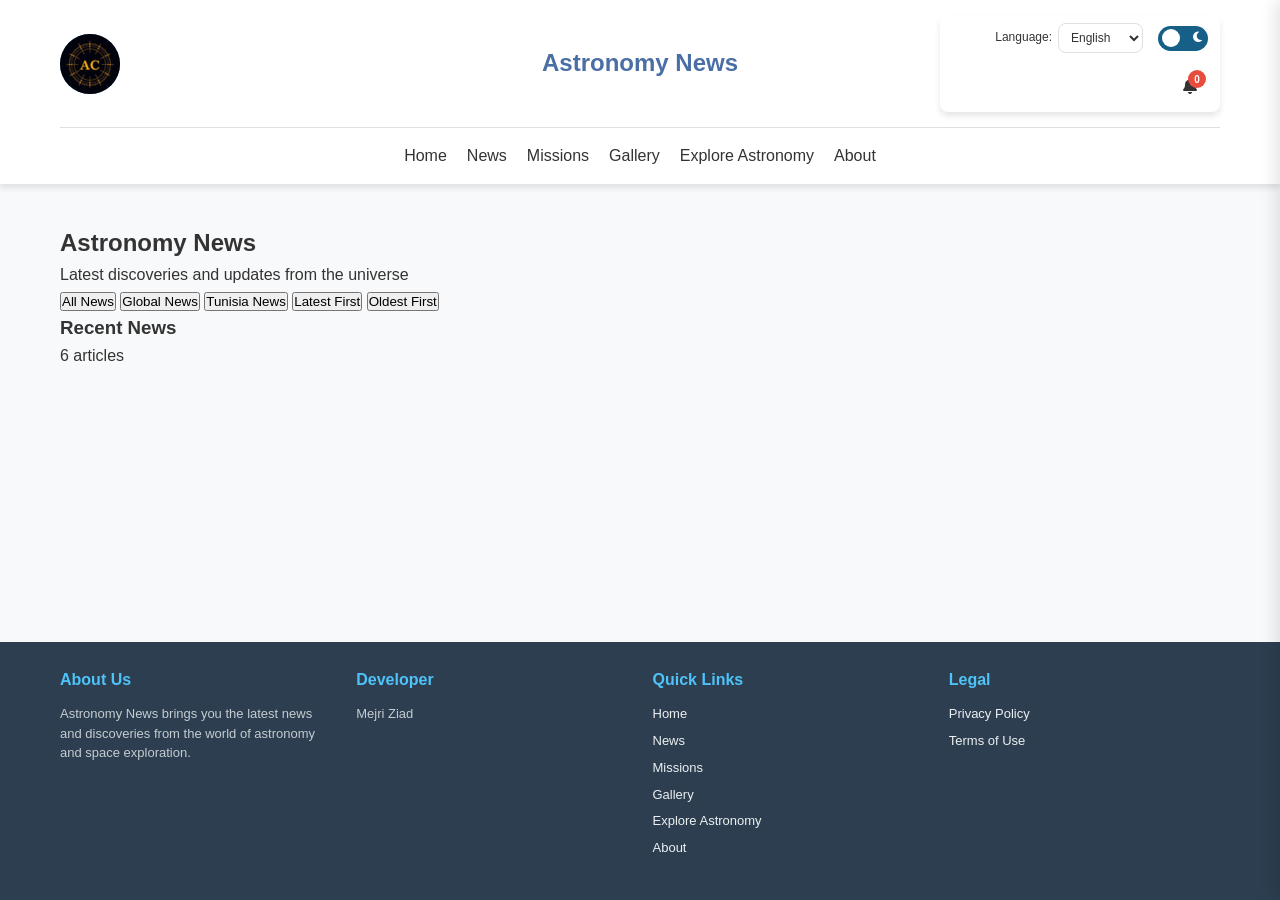
<file: AN_news.html>
<!DOCTYPE html>
<html lang="en">
	<head>
		<meta charset="UTF-8">
		<meta name="viewport" content="width=device-width, initial-scale=1.0">
		<title>Astronomy News - Astronomy News</title>
		<link rel="stylesheet" href="main.css">
		<link rel="stylesheet" href="https://cdnjs.cloudflare.com/ajax/libs/font-awesome/6.4.0/css/all.min.css">
		<link rel="manifest" href="/manifest.json">
		<meta name="theme-color" content="#4a6fa5">
		<meta name="mobile-web-app-capable" content="yes">
		<meta name="apple-mobile-web-app-status-bar-style" content="black-translucent">
		<meta name="apple-mobile-web-app-title" content="Astronomy News">
		<link rel="apple-touch-icon" href="assets/icons/icon-192x192.png">
		
		<!-- Open Graph Meta Tags for Social Sharing -->
<meta id="og-title" property="og:title" content="Astronomy News - Astronomy News">
<meta id="og-description" property="og:description" content="Latest discoveries and updates from the universe">
<meta id="og-image" property="og:image" content="/assets/icons/icon-512x512.png">
<meta id="og-url" property="og:url" content="https://astronomy-news.netlify.app/AN_news.html">
<meta property="og:type" content="article">
<meta property="og:site_name" content="Astronomy News">
<meta name="twitter:card" content="summary_large_image">
<meta id="twitter-title" name="twitter:title" content="Astronomy News - Astronomy News">
<meta id="twitter-description" name="twitter:description" content="Latest discoveries and updates from the universe">
<meta id="twitter-image" name="twitter:image" content="/assets/icons/icon-512x512.png">
<meta property="article:author" content="Astronomy News">
<meta property="article:published_time" id="article-published-time">
<meta property="article:modified_time" id="article-modified-time">
	</head>
	<body class="AN-body">
		<!-- Header Section -->
		<header class="AN-header">
			<div class="AN-container">
				<div class="AN-header-content">
					<!-- Column 1: Logo (1/4) -->
					<div class="AN-logo-section">
						<a href="index.html" class="AN-logo-link">
							<div class="AN-logo fallback-logo">
								<img src="assets/icons/icon-96x96.png" alt="Astronomy News Logo" onerror="this.style.display='none'; this.parentElement.classList.add('fallback-logo')">
								<i class="fas fa-star" style="display: none;"></i>
							</div>
						</a>
					</div>
					
					<!-- Column 2: Title (2/4) -->
					<div class="AN-title-section">
						<h1 class="AN-title" data-i18n="An.index.title">Astronomy News</h1>
					</div>
					
					<!-- Column 3: Options Card (1/4) -->
					<div class="AN-options-card">
						<div class="AN-controls-compact">
							<div class="AN-control-group">
								<label for="AN-language-select" class="AN-control-label" data-i18n="An.index.language">Language:</label>
								<select id="AN-language-select" class="AN-select">
									<option value="en">English</option>
									<option value="fr">Français</option>
									<option value="ar">العربية</option>
								</select>
							</div>
							
							<div class="AN-control-group">
								<div class="AN-theme-toggle">
									<input type="checkbox" id="AN-theme-switch" class="AN-theme-checkbox">
									<label for="AN-theme-switch" class="AN-theme-slider">
										<span class="AN-theme-icon AN-theme-sun"><i class="fas fa-sun"></i></span>
										<span class="AN-theme-icon AN-theme-moon"><i class="fas fa-moon"></i></span>
									</label>
								</div>
							</div>
							
							<div class="AN-control-group">
								<button class="AN-notification-btn" id="AN-notification-toggle">
									<i class="fas fa-bell"></i>
									<span class="AN-notification-badge" id="AN-notification-badge">0</span>
								</button>
							</div>
						</div>
					</div>
				</div>
				
				<!-- Navigation -->
				<nav class="AN-nav">
					<ul class="AN-nav-list">
						<li class="AN-nav-item"><a href="index.html" class="AN-nav-link" data-i18n="An.index.home">Home</a></li>
						<li class="AN-nav-item"><a href="AN_news.html" class="AN-nav-link AN-active" data-i18n="An.index.news">News</a></li>
						<li class="AN-nav-item"><a href="AN_missions.html" class="AN-nav-link" data-i18n="An.index.missions">Missions</a></li>
						<li class="AN-nav-item"><a href="AN_gallery.html" class="AN-nav-link" data-i18n="An.index.gallery">Gallery</a></li>
						<li class="AN-nav-item"><a href="AN_explore.html" class="AN-nav-link" data-i18n="An.index.explore">Explore Astronomy</a></li>
						<li class="AN-nav-item"><a href="AN_about.html" class="AN-nav-link" data-i18n="An.index.about">About</a></li>
					</ul>
				</nav>
			</div>
		</header>
		
		<!-- Main Content - News Page Layout -->
		<main class="AN-main">
			<div class="AN-container">
				<!-- Page Header -->
				<div class="AN-page-header">
					<h2 class="AN-page-title" data-i18n="An.news.title">Astronomy News</h2>
					<p class="AN-page-subtitle" data-i18n="An.news.subtitle">Latest discoveries and updates from the universe</p>
					
					<!-- Filter Options -->
					<div class="AN-news-filter">
						<button class="AN-filter-btn AN-filter-active" data-filter="all" data-i18n="An.index.allNews">All News</button>
						<button class="AN-filter-btn" data-filter="global" data-i18n="An.index.globalNews">Global News</button>
						<button class="AN-filter-btn" data-filter="local" data-i18n="An.index.localNews">Tunisia News</button>
						<button class="AN-filter-btn" data-filter="latest" data-i18n="An.news.latest">Latest First</button>
						<button class="AN-filter-btn" data-filter="oldest" data-i18n="An.news.oldest">Oldest First</button>
					</div>
				</div>
				
				<!-- 3-Column News Layout -->
				<div class="AN-news-layout">
					<!-- Column 1: News List (1/3) -->
					<div class="AN-news-sidebar">
						<div class="AN-news-list-header">
							<h3 data-i18n="An.news.recentNews">Recent News</h3>
							<span class="AN-news-count" id="AN-news-count">6 articles</span>
						</div>
						
						<div class="AN-news-list" id="AN-news-list">
							<!-- News list items will be dynamically generated here -->
						</div>
					</div>
					
					<!-- Column 2 & 3: Main Article (2/3) -->
					<div class="AN-main-article" id="AN-main-article">
						<!-- Main article will be dynamically generated here -->
						<!-- Default content shows the latest news -->
					</div>
				</div>
			</div>
		</main>
		
		<!-- Footer -->
		<footer class="AN-footer">
			<div class="AN-container">
				<div class="AN-footer-content">
					<!-- Column 1: Information -->
					<div class="AN-footer-section">
						<h3 class="AN-footer-title" data-i18n="An.index.aboutUs">About Us</h3>
						<p class="AN-footer-text" data-i18n="An.index.aboutText">Astronomy News brings you the latest news and discoveries from the world of astronomy and space exploration.</p>
					</div>
					
					<!-- Column 2: Developer -->
					<div class="AN-footer-section">
						<h3 class="AN-footer-title" data-i18n="An.index.developer">Developer</h3>
						<p class="AN-footer-text">Mejri Ziad</p>
					</div>
					
					<!-- Column 3: Quick Links -->
					<div class="AN-footer-section">
						<h3 class="AN-footer-title" data-i18n="An.index.quickLinks">Quick Links</h3>
						<ul class="AN-footer-links">
							<li><a href="index.html" data-i18n="An.index.home">Home</a></li>
							<li><a href="AN_news.html" data-i18n="An.index.news">News</a></li>
							<li><a href="AN_missions.html" data-i18n="An.index.missions">Missions</a></li>
							<li><a href="AN_gallery.html" data-i18n="An.index.gallery">Gallery</a></li>
							<li><a href="AN_explore.html" data-i18n="An.index.explore">Explore Astronomy</a></li>
							<li><a href="AN_about.html" data-i18n="An.index.about">About</a></li>
						</ul>
					</div>
					
					<!-- Column 4: Legal -->
					<div class="AN-footer-section">
						<h3 class="AN-footer-title" data-i18n="An.index.legal">Legal</h3>
						<ul class="AN-footer-links">
							<li><a href="#" data-i18n="An.index.privacyPolicy">Privacy Policy</a></li>
							<li><a href="#" data-i18n="An.index.termsOfUse">Terms of Use</a></li>
						</ul>
					</div>
				</div>
			</div>
		</footer>
		
		<!-- Notification Panel -->
		<div class="AN-notification-panel" id="AN-notification-panel">
			<div class="AN-notification-header">
				<h3 data-i18n="An.index.notifications">Notifications</h3>
				<button class="AN-close-btn" id="AN-close-notifications">
					<i class="fas fa-times"></i>
				</button>
			</div>
			<div class="AN-notification-list" id="AN-notification-list">
				<!-- Notifications will be dynamically generated here -->
			</div>
		</div>
		
		<script src="data.js"></script>
<script src="data_processing.js"></script>
<script src="translation.js"></script>
<script>
    // Add news-specific translations
    const AN_news_translations = {
        en: {
            'An.news.title': 'Astronomy News',
            'An.news.subtitle': 'Latest discoveries and updates from the universe',
            'An.news.latest': 'Latest First',
            'An.news.oldest': 'Oldest First',
            'An.news.recentNews': 'Recent News',
            'An.news.readTime': 'min read',
            'An.news.tunisiaNews': 'Tunisia News',
            'An.news.globalNews': 'Global News',
            'An.news.readMore': 'Read more',
            'An.news.category': 'Category',
            'An.news.author': 'Author',
            'An.news.share': 'Share',
            'An.news.related': 'Related News',
            'An.news.backToList': 'Back to News List'
        },
        fr: {
            'An.news.title': 'Actualités Astronomiques',
            'An.news.subtitle': 'Dernières découvertes et mises à jour de l\'univers',
            'An.news.latest': 'Plus récent',
            'An.news.oldest': 'Plus ancien',
            'An.news.recentNews': 'Actualités Récentes',
            'An.news.readTime': 'min de lecture',
            'An.index.localNews': 'Actualités Tunisie',
            'An.index.globalNews': 'Actualités Mondiales',
            'An.index.readMore': 'Lire la suite',
            'An.news.category': 'Catégorie',
            'An.news.author': 'Auteur',
            'An.news.share': 'Partager',
            'An.news.related': 'Actualités Similaires',
            'An.news.backToList': 'Retour à la liste'
        },
        ar: {
            'An.news.title': 'أخبار الفلك',
            'An.news.subtitle': 'أحدث الاكتشافات والتحديثات من الكون',
            'An.news.latest': 'الأحدث أولاً',
            'An.news.oldest': 'الأقدم أولاً',
            'An.news.recentNews': 'الأخبار الحديثة',
            'An.news.readTime': 'دقيقة للقراءة',
            'An.index.localNews': 'أخبار تونس',
            'An.index.globalNews': 'الأخبار العالمية',
            'An.index.readMore': 'اقرأ المزيد',
            'An.news.category': 'الفئة',
            'An.news.author': 'الكاتب',
            'An.news.share': 'مشاركة',
            'An.news.related': 'أخبار ذات صلة',
            'An.news.backToList': 'العودة إلى قائمة الأخبار'
        }
    };

    // Merge news translations with existing translations
    Object.keys(AN_news_translations).forEach(lang => {
        if (AN_translations[lang]) {
            Object.assign(AN_translations[lang], AN_news_translations[lang]);
        }
    });

    // Function to render news list (left column)
    function AN_renderNewsList(language, filter = 'all', sort = 'latest') {
        const newsList = document.getElementById('AN-news-list');
        const newsCount = document.getElementById('AN-news-count');
        
        if (!newsList) return;
        
        // Clear existing content
        newsList.innerHTML = '';
        
        // Get news data
        let newsData = AN_data.filter(item => item.type === 'news');
        
        // Apply filter
        if (filter !== 'all') {
            newsData = newsData.filter(item => item.category === filter);
        }
        
        // Apply sorting
        if (sort === 'latest') {
            newsData.sort((a, b) => new Date(b.date) - new Date(a.date));
        } else if (sort === 'oldest') {
            newsData.sort((a, b) => new Date(a.date) - new Date(b.date));
        }
        
        // Update news count
        if (newsCount) {
            newsCount.textContent = `${newsData.length} ${newsData.length === 1 ? 'article' : 'articles'}`;
        }
        
        // If no news found
        if (newsData.length === 0) {
            newsList.innerHTML = `
                <div class="AN-no-news">
                    <i class="fas fa-newspaper"></i>
                    <p>No news found for this filter.</p>
                </div>
            `;
            return;
        }
        
        // Render each news item
        newsData.forEach((item, index) => {
            const content = item[language] || item.en;
            const isActive = index === 0 ? 'AN-news-item-active' : '';
            
            const newsItem = document.createElement('div');
            newsItem.className = `AN-news-item ${isActive}`;
            newsItem.setAttribute('data-id', item.id);
            newsItem.setAttribute('data-category', item.category);
            
            // Calculate read time (approx 200 words per minute)
            const wordCount = content.body.split(' ').length;
            const readTime = Math.ceil(wordCount / 200);
            
            newsItem.innerHTML = `
                <div class="AN-news-item-image">
                    <div class="AN-news-item-image-inner" style="background-image: url('${item.image}')">
                        ${!item.image ? `<div class="AN-image-placeholder ${item.category === 'local' ? 'AN-mars-rover' : 'AN-james-webb'}"></div>` : ''}
                    </div>
                    <span class="AN-news-item-badge ${item.category === 'local' ? 'AN-local-badge' : 'AN-global-badge'}" title="${item.category === 'local' ? AN_translations[language]['An.index.localNews'] : AN_translations[language]['An.index.globalNews']}">
                        ${item.category === 'local' ? 'TN' : '🌍'}
                    </span>
                </div>
                <div class="AN-news-item-content">
                    <h4 class="AN-news-item-title">${content.title}</h4>
                    <p class="AN-news-item-excerpt">${content.subtitle || content.body.substring(0, 80)}...</p>
                    <div class="AN-news-item-meta">
                        <span class="AN-news-item-date">${AN_formatDate(item.date, language)}</span>
                        <span class="AN-news-item-readtime">${readTime} ${AN_translations[language]['An.news.readTime'] || 'min read'}</span>
                    </div>
                </div>
            `;
            
            // Add click event
            newsItem.addEventListener('click', function() {
                // Remove active class from all items
                document.querySelectorAll('.AN-news-item').forEach(item => {
                    item.classList.remove('AN-news-item-active');
                });
                
                // Add active class to clicked item
                this.classList.add('AN-news-item-active');
                
                // Load the article
                AN_loadArticle(item.id, language);
            });
            
            newsList.appendChild(newsItem);
        });
        
        // Load the first article by default
        if (newsData.length > 0) {
            AN_loadArticle(newsData[0].id, language);
        }
    }

    // Function to load and display an article
    function AN_loadArticle(articleId, language) {
    const mainArticle = document.getElementById('AN-main-article');
    const articleData = AN_getDataById(articleId);
    
    if (!mainArticle || !articleData) return;
    
    const content = articleData[language] || articleData.en;
    
    // Get related articles (same category, excluding current)
    const relatedArticles = AN_data
        .filter(item => item.type === 'news' && 
                       item.category === articleData.category && 
                       item.id !== articleId)
        .slice(0, 3);
    
    // Calculate read time
    const wordCount = content.body.split(' ').length;
    const readTime = Math.ceil(wordCount / 200);
    
    // Create the article HTML
    mainArticle.innerHTML = `
        <article class="AN-article" data-article-id="${articleId}">
            <div class="AN-article-header">
                <div class="AN-article-category">
                    <span class="AN-article-badge ${articleData.category === 'local' ? 'AN-local-badge' : 'AN-global-badge'}">
                        ${articleData.category === 'local' ? AN_translations[language]['An.index.localNews'] : AN_translations[language]['An.index.globalNews']}
                    </span>
                    <span class="AN-article-date">${AN_formatDate(articleData.date, language)}</span>
                </div>
                <h1 class="AN-article-title">${content.title}</h1>
                <p class="AN-article-subtitle">${content.subtitle}</p>
                <div class="AN-article-meta">
                    <span class="AN-article-readtime">
                        <i class="far fa-clock"></i> ${readTime} ${AN_translations[language]['An.news.readTime'] || 'min read'}
                    </span>
                    <button class="AN-article-share" onclick="shareArticle('${articleId}', '${language}')">
                        <i class="fas fa-share-alt"></i> ${AN_translations[language]['An.news.share'] || 'Share'}
                    </button>
                </div>
            </div>
            
            <div class="AN-article-image">
                <div class="AN-article-image-inner" style="background-image: url('${articleData.image}')">
                    ${!articleData.image ? `<div class="AN-image-placeholder ${articleData.category === 'local' ? 'AN-mars-rover' : 'AN-james-webb'}"></div>` : ''}
                </div>
            </div>
            
            <div class="AN-article-content">
                <div class="AN-article-body">
                    ${content.body.split('\n').map(paragraph => `<p>${paragraph}</p>`).join('')}
                </div>
                
                ${relatedArticles.length > 0 ? `
                <div class="AN-article-related">
                    <h3 class="AN-article-related-title">
                        <i class="fas fa-newspaper"></i> ${AN_translations[language]['An.news.related'] || 'Related News'}
                    </h3>
                    <div class="AN-article-related-grid">
                        ${relatedArticles.map(related => {
                            const relatedContent = related[language] || related.en;
                            return `
                                <div class="AN-related-article" data-id="${related.id}">
                                    <div class="AN-related-image" style="background-image: url('${related.image}')"></div>
                                    <h4>${relatedContent.title}</h4>
                                    <p>${relatedContent.subtitle || relatedContent.body.substring(0, 60)}...</p>
                                    <a href="#" class="AN-related-link">${AN_translations[language]['An.index.readMore']} →</a>
                                </div>
                            `;
                        }).join('')}
                    </div>
                </div>
                ` : ''}
            </div>
        </article>
    `;
    
    // Update Open Graph meta tags for social sharing
    updateMetaTags(articleData, content, language);
    
    // Add click events to related articles
    document.querySelectorAll('.AN-related-article').forEach(item => {
        item.addEventListener('click', function(e) {
            e.preventDefault();
            const relatedId = this.getAttribute('data-id');
            
            // Update active state in list
            document.querySelectorAll('.AN-news-item').forEach(listItem => {
                listItem.classList.remove('AN-news-item-active');
                if (listItem.getAttribute('data-id') === relatedId) {
                    listItem.classList.add('AN-news-item-active');
                }
            });
            
            // Load the related article
            AN_loadArticle(relatedId, language);
            
            // Scroll to top of article on mobile
            if (window.innerWidth < 768) {
                mainArticle.scrollIntoView({ behavior: 'smooth' });
            }
        });
    });
    
    // Update browser URL for sharing (without reloading page)
    if (history.pushState) {
        const newUrl = `${window.location.origin}${window.location.pathname}?article=${articleId}`;
        window.history.pushState({ path: newUrl }, '', newUrl);
    }
}

// Function to update meta tags for social sharing
function updateMetaTags(articleData, content, language) {
    // Get full image URL
    const imageUrl = articleData.image ? 
        `${window.location.origin}${window.location.pathname.replace('AN_news.html', '')}${articleData.image}` : 
        `${window.location.origin}/assets/icons/icon-512x512.png`;
    
    // Get current page URL
    const pageUrl = `${window.location.origin}${window.location.pathname}?article=${articleData.id}`;
    
    // Update Open Graph meta tags
    const ogTitle = document.getElementById('og-title');
    const ogDesc = document.getElementById('og-description');
    const ogImg = document.getElementById('og-image');
    const ogUrl = document.getElementById('og-url');
    const twitterTitle = document.getElementById('twitter-title');
    const twitterDesc = document.getElementById('twitter-description');
    const twitterImg = document.getElementById('twitter-image');
    const articlePublishedTime = document.getElementById('article-published-time');
    const articleModifiedTime = document.getElementById('article-modified-time');
    
    if (ogTitle) ogTitle.setAttribute('content', `${content.title} | Astronomy News`);
    if (ogDesc) ogDesc.setAttribute('content', content.subtitle || content.body.substring(0, 150));
    if (ogImg) ogImg.setAttribute('content', imageUrl);
    if (ogUrl) ogUrl.setAttribute('content', pageUrl);
    
    if (twitterTitle) twitterTitle.setAttribute('content', `${content.title} | Astronomy News`);
    if (twitterDesc) twitterDesc.setAttribute('content', content.subtitle || content.body.substring(0, 150));
    if (twitterImg) twitterImg.setAttribute('content', imageUrl);
    
    if (articlePublishedTime) {
        articlePublishedTime.setAttribute('content', articleData.date);
    }
    if (articleModifiedTime) {
        articleModifiedTime.setAttribute('content', new Date().toISOString());
    }
    
    // Update page title
    document.title = `${content.title} | Astronomy News`;
    
    // Update canonical link
    let canonicalLink = document.querySelector('link[rel="canonical"]');
    if (!canonicalLink) {
        canonicalLink = document.createElement('link');
        canonicalLink.rel = 'canonical';
        document.head.appendChild(canonicalLink);
    }
    canonicalLink.href = pageUrl;
}
// Function to handle article sharing
function shareArticle(articleId, language) {
    const articleData = AN_getDataById(articleId);
    const content = articleData[language] || articleData.en;
    
    // Create article URL
    const articleUrl = `${window.location.origin}${window.location.pathname}?article=${articleId}`;
    
    if (navigator.share) {
        // Use Web Share API if available
        navigator.share({
            title: content.title,
            text: content.subtitle || content.body.substring(0, 100),
            url: articleUrl
        }).catch(err => {
            console.log('Error sharing:', err);
            fallbackShare(articleUrl);
        });
    } else {
        fallbackShare(articleUrl);
    }
}


// Fallback share function
function fallbackShare(url) {
    // Copy URL to clipboard
    navigator.clipboard.writeText(url).then(() => {
        // Show toast notification
        showToast('Link copied to clipboard!');
    }).catch(err => {
        // Fallback to prompt
        prompt('Copy this link to share:', url);
    });
}

// Function to show toast notification
function showToast(message) {
    // Remove existing toast
    const existingToast = document.querySelector('.AN-toast');
    if (existingToast) existingToast.remove();
    
    // Create toast
    const toast = document.createElement('div');
    toast.className = 'AN-toast';
    toast.innerHTML = `
        <div class="AN-toast-content">
            <i class="fas fa-check-circle"></i>
            <span>${message}</span>
        </div>
    `;
    
    document.body.appendChild(toast);
    
    // Show toast
    setTimeout(() => toast.classList.add('AN-toast-show'), 10);
    
    // Hide after 3 seconds
    setTimeout(() => {
        toast.classList.remove('AN-toast-show');
        setTimeout(() => toast.remove(), 300);
    }, 3000);
}

// Initialize meta tags on page load
function initializeMetaTags() {
    const articleId = AN_getQueryParam('article');
    if (articleId) {
        const articleData = AN_getDataById(articleId);
        if (articleData) {
            const language = document.getElementById('AN-language-select')?.value || 'en';
            const content = articleData[language] || articleData.en;
            updateMetaTags(articleData, content, language);
        }
    }
}
        
// Function to update Open Graph tags
function updateOpenGraphTags(articleData, language, articleUrl) {
    const content = articleData[language] || articleData.en;
    const imageUrl = articleData.image ? 
        `${window.location.origin}${window.location.pathname.replace('AN_news.html', '')}${articleData.image}` : 
        `${window.location.origin}/assets/icons/icon-192x192.png`;
    
    // Update meta tags in the head
    const ogTitle = document.getElementById('og-title');
    const ogDesc = document.getElementById('og-description');
    const ogImg = document.getElementById('og-image');
    const ogUrl = document.getElementById('og-url');
    const twTitle = document.getElementById('twitter-title');
    const twDesc = document.getElementById('twitter-description');
    const twImg = document.getElementById('twitter-image');
    
    if (ogTitle) ogTitle.setAttribute('content', content.title);
    if (ogDesc) ogDesc.setAttribute('content', content.subtitle || content.body.substring(0, 150));
    if (ogImg) ogImg.setAttribute('content', imageUrl);
    if (ogUrl) ogUrl.setAttribute('content', articleUrl);
    
    if (twTitle) twTitle.setAttribute('content', content.title);
    if (twDesc) twDesc.setAttribute('content', content.subtitle || content.body.substring(0, 150));
    if (twImg) twImg.setAttribute('content', imageUrl);
}
    // Function to apply translations for news page
    function AN_applyNewsTranslations(language) {
    
    // Initialize meta tags for the current article
    initializeMetaTags();
        AN_applyTranslations(language);
        
        // Get current filter and sort
        const activeFilter = document.querySelector('.AN-filter-active')?.getAttribute('data-filter') || 'all';
        const activeSort = document.querySelector('.AN-filter-active[data-filter="latest"], .AN-filter-active[data-filter="oldest"]')?.getAttribute('data-filter') || 'latest';
        
        // Render news list with current settings
        AN_renderNewsList(language, activeFilter, activeSort);
        
        // Check for article ID in URL
        const articleIdFromUrl = AN_getQueryParam('article');
        if (articleIdFromUrl) {
            // Small delay to ensure DOM is rendered
            setTimeout(() => {
                const newsItem = document.querySelector(`.AN-news-item[data-id="${articleIdFromUrl}"]`);
                if (newsItem) {
                    // Remove active class from all items
                    document.querySelectorAll('.AN-news-item').forEach(item => {
                        item.classList.remove('AN-news-item-active');
                    });
                    
                    // Add active class to the target item
                    newsItem.classList.add('AN-news-item-active');
                    
                    // Load the article
                    AN_loadArticle(articleIdFromUrl, language);
                }
            }, 50);
        }
        
        // Re-render notifications
        AN_renderNotifications(language);
    }

    // Helper function to get URL query parameters
    function AN_getQueryParam(name) {
        const urlParams = new URLSearchParams(window.location.search);
        return urlParams.get(name);
    }

    // DOMContentLoaded event listener
    document.addEventListener('DOMContentLoaded', function() {
// Initialize meta tags on page load
initializeMetaTags();
        // Theme toggle functionality
        const themeSwitch = document.getElementById('AN-theme-switch');
        const body = document.body;
        
        // Check for saved theme preference
        const savedTheme = localStorage.getItem('AN-theme') || 
                          (window.matchMedia('(prefers-color-scheme: dark)').matches ? 'dark' : 'light');
        
        if (savedTheme === 'dark') {
            body.classList.add('AN-dark-mode');
            themeSwitch.checked = true;
        }
        
        themeSwitch.addEventListener('change', function() {
            if (this.checked) {
                body.classList.add('AN-dark-mode');
                localStorage.setItem('AN-theme', 'dark');
            } else {
                body.classList.remove('AN-dark-mode');
                localStorage.setItem('AN-theme', 'light');
            }
        });
        
        // Notification panel toggle
        const notificationToggle = document.getElementById('AN-notification-toggle');
        const notificationPanel = document.getElementById('AN-notification-panel');
        const closeNotifications = document.getElementById('AN-close-notifications');
        
        notificationToggle.addEventListener('click', function() {
            notificationPanel.classList.toggle('AN-active');
        });
        
        closeNotifications.addEventListener('click', function() {
            notificationPanel.classList.remove('AN-active');
        });
        
        // Close notification panel when clicking outside
        document.addEventListener('click', function(event) {
            if (!notificationToggle.contains(event.target) && 
                !notificationPanel.contains(event.target)) {
                notificationPanel.classList.remove('AN-active');
            }
        });

        // Language selection
        const languageSelect = document.getElementById('AN-language-select');
        const savedLanguage = localStorage.getItem('AN-language-preference') || 'en';
        
        if (languageSelect) {
            languageSelect.value = savedLanguage;
            languageSelect.addEventListener('change', function() {
                AN_applyNewsTranslations(this.value);
            });
        }
        
        // Get article ID from URL parameter
        const articleIdFromUrl = AN_getQueryParam('article');
        
        // Filter button functionality
        const filterButtons = document.querySelectorAll('.AN-filter-btn');
        filterButtons.forEach(button => {
            button.addEventListener('click', function() {
                // Remove active class from all filter buttons
                filterButtons.forEach(btn => btn.classList.remove('AN-filter-active'));
                
                // Add active class to clicked button
                this.classList.add('AN-filter-active');
                
                // Get filter and sort values
                const filter = this.getAttribute('data-filter');
                const language = languageSelect ? languageSelect.value : 'en';
                
                // Determine if this is a sort button
                const isSort = filter === 'latest' || filter === 'oldest';
                
                // Get current active filter (excluding sort)
                let activeFilter = 'all';
                filterButtons.forEach(btn => {
                    const btnFilter = btn.getAttribute('data-filter');
                    if (btn.classList.contains('AN-filter-active') && 
                        btnFilter !== 'latest' && btnFilter !== 'oldest') {
                        activeFilter = btnFilter;
                    }
                });
                
                // Get current sort
                let activeSort = 'latest';
                filterButtons.forEach(btn => {
                    const btnFilter = btn.getAttribute('data-filter');
                    if (btn.classList.contains('AN-filter-active') && 
                        (btnFilter === 'latest' || btnFilter === 'oldest')) {
                        activeSort = btnFilter;
                    }
                });
                
                // Apply the appropriate action
                if (isSort) {
                    // This is a sort button, keep current filter
                    AN_renderNewsList(language, activeFilter, filter);
                } else {
                    // This is a filter button, keep current sort
                    AN_renderNewsList(language, filter, activeSort);
                }
            });
        });
        
        // Initialize with saved language and check for article ID
        AN_applyNewsTranslations(savedLanguage);
        
        // If there's an article ID in the URL, load it after a short delay
        if (articleIdFromUrl) {
            setTimeout(() => {
                const newsItem = document.querySelector(`.AN-news-item[data-id="${articleIdFromUrl}"]`);
                if (newsItem) {
                    newsItem.click();
                    
                    // Remove active class from all items first
                    document.querySelectorAll('.AN-news-item').forEach(item => {
                        item.classList.remove('AN-news-item-active');
                    });
                    
                    // Add active class to the clicked item
                    newsItem.classList.add('AN-news-item-active');
                    
                    // Scroll to the article on mobile
                    if (window.innerWidth < 768) {
                        const mainArticle = document.getElementById('AN-main-article');
                        if (mainArticle) {
                            mainArticle.scrollIntoView({ behavior: 'smooth' });
                        }
                    }
                }
            }, 100);
        }
        
        // Add CSS for news page
        const newsPageStyles = `
            /* News Page Specific Styles */
            .AN-page-header {
                margin-bottom: 40px;
            }
            
            .AN-page-title {
                font-size: 36px;
                color: var(--AN-primary-color);
                margin-bottom: 10px;
            }
            
            .AN-page-subtitle {
                font-size: 18px;
                color: var(--AN-text-color);
                opacity: 0.8;
                margin-bottom: 30px;
            }
            
            .AN-news-filter {
                display: flex;
                gap: 10px;
                flex-wrap: wrap;
                margin-bottom: 20px;
            }
            
            .AN-filter-btn {
                padding: 8px 16px;
                border: 1px solid var(--AN-border-color);
                background-color: var(--AN-card-bg);
                color: var(--AN-text-color);
                border-radius: var(--AN-radius);
                cursor: pointer;
                transition: var(--AN-transition);
                font-size: 14px;
                font-weight: 500;
            }
            
            .AN-filter-btn:hover {
                background-color: var(--AN-primary-color);
                color: white;
                border-color: var(--AN-primary-color);
            }
            
            .AN-filter-active {
                background-color: var(--AN-primary-color);
                color: white;
                border-color: var(--AN-primary-color);
            }
            
            /* 3-Column Layout */
            .AN-news-layout {
                display: grid;
                grid-template-columns: 1fr 2fr;
                gap: 40px;
                margin-bottom: 60px;
            }
            
            /* Left Column: News List */
            .AN-news-sidebar {
                background-color: var(--AN-card-bg);
                border-radius: var(--AN-radius);
                box-shadow: var(--AN-shadow);
                overflow: hidden;
                height: fit-content;
                max-height: 800px;
                overflow-y: auto;
            }
            
            .AN-news-list-header {
                padding: 20px;
                border-bottom: 1px solid var(--AN-border-color);
                display: flex;
                justify-content: space-between;
                align-items: center;
            }
            
            .AN-news-list-header h3 {
                margin: 0;
                color: var(--AN-primary-color);
                font-size: 18px;
            }
            
            .AN-news-count {
                font-size: 12px;
                color: var(--AN-text-color);
                opacity: 0.7;
                background-color: rgba(0,0,0,0.05);
                padding: 4px 8px;
                border-radius: 12px;
            }
            
            .AN-dark-mode .AN-news-count {
                background-color: rgba(255,255,255,0.05);
            }
            
            .AN-news-list {
                padding: 10px;
            }
            
            .AN-news-item {
                display: flex;
                gap: 15px;
                padding: 15px;
                border-radius: var(--AN-radius);
                margin-bottom: 10px;
                cursor: pointer;
                transition: var(--AN-transition);
                border: 1px solid transparent;
            }
            
            .AN-news-item:hover {
                background-color: rgba(0,0,0,0.03);
                border-color: var(--AN-border-color);
            }
            
            .AN-dark-mode .AN-news-item:hover {
                background-color: rgba(255,255,255,0.03);
            }
            
            .AN-news-item-active {
                background-color: var(--AN-primary-color) !important;
                border-color: var(--AN-primary-color) !important;
            }
            
            .AN-news-item-active .AN-news-item-title,
            .AN-news-item-active .AN-news-item-excerpt,
            .AN-news-item-active .AN-news-item-date,
            .AN-news-item-active .AN-news-item-readtime {
                color: white !important;
            }
            
            .AN-news-item-image {
                width: 80px;
                height: 80px;
                border-radius: var(--AN-radius);
                overflow: hidden;
                position: relative;
                flex-shrink: 0;
            }
            
            .AN-news-item-image-inner {
                width: 100%;
                height: 100%;
                background-size: cover;
                background-position: center;
                background-color: #f0f0f0;
            }
            
            .AN-news-item-content {
                flex: 1;
                min-width: 0;
            }
            
            .AN-news-item-title {
                font-size: 16px;
                margin-bottom: 5px;
                color: var(--AN-text-color);
                line-height: 1.3;
            }
            
            .AN-news-item-excerpt {
                font-size: 13px;
                color: var(--AN-text-color);
                opacity: 0.8;
                margin-bottom: 8px;
                line-height: 1.4;
            }
            
            .AN-news-item-meta {
                display: flex;
                justify-content: space-between;
                font-size: 12px;
            }
            
            .AN-news-item-date,
            .AN-news-item-readtime {
                color: var(--AN-text-color);
                opacity: 0.6;
            }
            
            /* Right Column: Main Article */
            .AN-main-article {
                background-color: var(--AN-card-bg);
                border-radius: var(--AN-radius);
                box-shadow: var(--AN-shadow);
                overflow: hidden;
            }
            
            .AN-article {
                padding: 0;
            }
            
            .AN-article-header {
                padding: 30px;
                border-bottom: 1px solid var(--AN-border-color);
            }
            
            .AN-article-category {
                display: flex;
                align-items: center;
                gap: 15px;
                margin-bottom: 15px;
            }
            
            .AN-article-badge {
                padding: 6px 12px;
                border-radius: var(--AN-radius);
                font-size: 12px;
                font-weight: 600;
            }
            
            .AN-article-date {
                font-size: 14px;
                color: var(--AN-text-color);
                opacity: 0.7;
            }
            
            .AN-article-title {
                font-size: 32px;
                color: var(--AN-text-color);
                margin-bottom: 15px;
                line-height: 1.3;
            }
            
            .AN-article-subtitle {
                font-size: 18px;
                color: var(--AN-text-color);
                opacity: 0.8;
                margin-bottom: 20px;
                line-height: 1.5;
            }
            
            .AN-article-meta {
                display: flex;
                justify-content: space-between;
                align-items: center;
            }
            
            .AN-article-readtime {
                display: flex;
                align-items: center;
                gap: 5px;
                font-size: 14px;
                color: var(--AN-text-color);
                opacity: 0.7;
            }
            
            .AN-article-share {
                background: none;
                border: 1px solid var(--AN-border-color);
                color: var(--AN-text-color);
                padding: 8px 16px;
                border-radius: var(--AN-radius);
                cursor: pointer;
                display: flex;
                align-items: center;
                gap: 8px;
                transition: var(--AN-transition);
            }
            
            .AN-article-share:hover {
                background-color: var(--AN-primary-color);
                color: white;
                border-color: var(--AN-primary-color);
            }
            
            .AN-article-image {
                height: 400px;
                overflow: hidden;
            }
            
            .AN-article-image-inner {
                width: 100%;
                height: 100%;
                background-size: cover;
                background-position: center;
                background-color: #f0f0f0;
            }
            
            .AN-article-content {
                padding: 30px;
            }
            
            .AN-article-body {
                font-size: 18px;
                line-height: 1.8;
                color: var(--AN-text-color);
            }
            
            .AN-article-body p {
                margin-bottom: 20px;
            }
            
            .AN-article-related {
                margin-top: 60px;
                padding-top: 30px;
                border-top: 1px solid var(--AN-border-color);
            }
            
            .AN-article-related-title {
                font-size: 24px;
                color: var(--AN-primary-color);
                margin-bottom: 20px;
                display: flex;
                align-items: center;
                gap: 10px;
            }
            
            .AN-article-related-grid {
                display: grid;
                grid-template-columns: repeat(3, 1fr);
                gap: 20px;
            }
            
            .AN-related-article {
                background-color: var(--AN-bg-color);
                border-radius: var(--AN-radius);
                overflow: hidden;
                cursor: pointer;
                transition: var(--AN-transition);
            }
            
            .AN-related-article:hover {
                transform: translateY(-5px);
                box-shadow: 0 5px 15px rgba(0,0,0,0.1);
            }
            
            .AN-related-image {
                height: 150px;
                background-size: cover;
                background-position: center;
                background-color: #f0f0f0;
            }
            
            .AN-related-article h4 {
                padding: 15px 15px 10px;
                font-size: 16px;
                color: var(--AN-text-color);
            }
            
            .AN-related-article p {
                padding: 0 15px 10px;
                font-size: 14px;
                color: var(--AN-text-color);
                opacity: 0.8;
            }
            
            .AN-related-link {
                display: block;
                padding: 10px 15px 15px;
                color: var(--AN-primary-color);
                text-decoration: none;
                font-weight: 500;
            }
            
            .AN-no-news {
                text-align: center;
                padding: 40px 20px;
                color: var(--AN-text-color);
                opacity: 0.7;
            }
            
            .AN-no-news i {
                font-size: 48px;
                margin-bottom: 20px;
                display: block;
            }
            
            /* RTL Support for News Page */
            .AN-rtl .AN-news-filter {
                direction: rtl;
            }
            
            .AN-rtl .AN-article-related-title {
                direction: rtl;
            }
            
            .AN-rtl .AN-news-item {
                direction: rtl;
            }
            
            .AN-rtl .AN-news-item-meta {
                direction: rtl;
            }
            
            /* Responsive Design */
            @media (max-width: 1024px) {
                .AN-news-layout {
                    grid-template-columns: 1fr;
                    gap: 30px;
                }
                
                .AN-news-sidebar {
                    max-height: 500px;
                }
                
                .AN-article-related-grid {
                    grid-template-columns: repeat(2, 1fr);
                }
            }
            
            @media (max-width: 768px) {
                .AN-page-title {
                    font-size: 28px;
                }
                
                .AN-news-filter {
                    justify-content: center;
                }
                
                .AN-article-title {
                    font-size: 24px;
                }
                
                .AN-article-subtitle {
                    font-size: 16px;
                }
                
                .AN-article-image {
                    height: 250px;
                }
                
                .AN-article-body {
                    font-size: 16px;
                }
                
                .AN-article-related-grid {
                    grid-template-columns: 1fr;
                }
                
                .AN-article-related-title {
                    font-size: 20px;
                }
            }
            
            @media (max-width: 480px) {
                .AN-news-filter {
                    gap: 5px;
                }
                
                .AN-filter-btn {
                    padding: 6px 12px;
                    font-size: 12px;
                }
                
                .AN-news-item {
                    flex-direction: column;
                }
                
                .AN-news-item-image {
                    width: 100%;
                    height: 150px;
                }
            }
        `;
        
        // Add the styles to the document
        const style = document.createElement('style');
        style.textContent = newsPageStyles;
        document.head.appendChild(style);
    });

// Add event listener for URL changes (when using back/forward buttons)
window.addEventListener('popstate', function() {
    setTimeout(initializeMetaTags, 100);
});
</script>
</body>
</html>
</file>
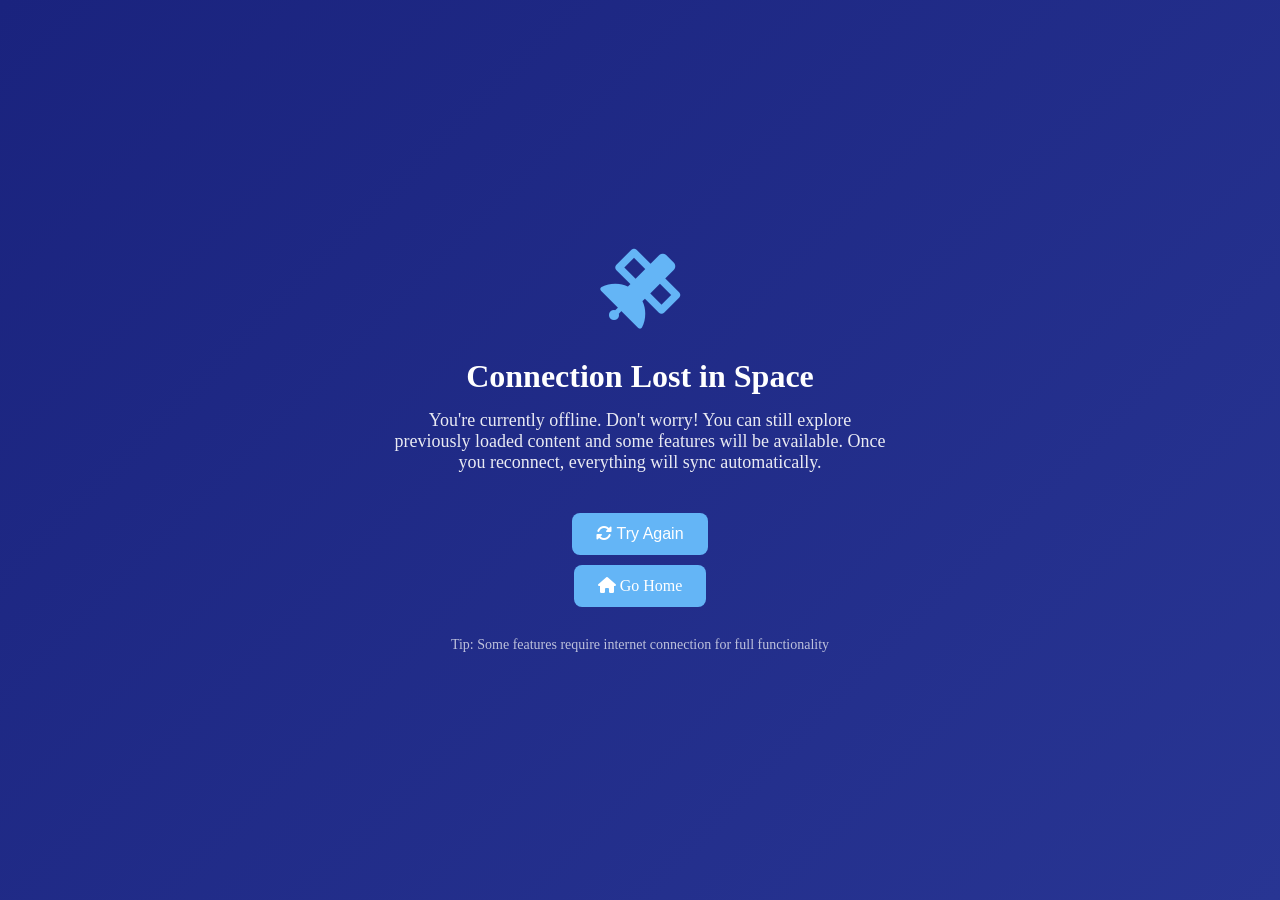
<file: offline.html>
<!DOCTYPE html>
<html lang="en">
<head>
    <meta charset="UTF-8">
    <meta name="viewport" content="width=device-width, initial-scale=1.0">
    <title>Astronomy News - Offline</title>
    <link rel="stylesheet" href="main.css">
    <link rel="stylesheet" href="https://cdnjs.cloudflare.com/ajax/libs/font-awesome/6.4.0/css/all.min.css">
    <link rel="manifest" href="/manifest.json">
    <meta name="theme-color" content="#4a6fa5">
    <style>
        .AN-offline-container {
            min-height: 100vh;
            display: flex;
            flex-direction: column;
            align-items: center;
            justify-content: center;
            text-align: center;
            padding: 20px;
            background: linear-gradient(135deg, #1a237e, #283593);
            color: white;
        }
        
        .AN-offline-icon {
            font-size: 80px;
            margin-bottom: 20px;
            color: #64b5f6;
        }
        
        .AN-offline-title {
            font-size: 32px;
            margin-bottom: 15px;
            color: white;
        }
        
        .AN-offline-text {
            font-size: 18px;
            margin-bottom: 30px;
            opacity: 0.9;
            max-width: 500px;
        }
        
        .AN-offline-btn {
            background-color: #64b5f6;
            color: white;
            border: none;
            padding: 12px 24px;
            border-radius: 8px;
            font-size: 16px;
            cursor: pointer;
            transition: all 0.3s ease;
            text-decoration: none;
            display: inline-block;
            margin-top: 10px;
        }
        
        .AN-offline-btn:hover {
            background-color: #42a5f5;
            transform: translateY(-2px);
        }
        
        .AN-offline-stars {
            position: fixed;
            top: 0;
            left: 0;
            width: 100%;
            height: 100%;
            pointer-events: none;
            z-index: -1;
        }
        
        @keyframes twinkle {
            0%, 100% { opacity: 0.3; }
            50% { opacity: 1; }
        }
        
        .AN-offline-star {
            position: absolute;
            background-color: white;
            border-radius: 50%;
            animation: twinkle 3s infinite;
        }
    </style>
</head>
<body>
    <div class="AN-offline-container">
        <div class="AN-offline-icon">
            <i class="fas fa-satellite"></i>
        </div>
        <h1 class="AN-offline-title">Connection Lost in Space</h1>
        <p class="AN-offline-text">
            You're currently offline. Don't worry! You can still explore previously loaded content 
            and some features will be available. Once you reconnect, everything will sync automatically.
        </p>
        <button class="AN-offline-btn" onclick="location.reload()">
            <i class="fas fa-sync-alt"></i> Try Again
        </button>
        <a href="/" class="AN-offline-btn">
            <i class="fas fa-home"></i> Go Home
        </a>
        <p style="margin-top: 30px; font-size: 14px; opacity: 0.7;">
            Tip: Some features require internet connection for full functionality
        </p>
    </div>
    
    <div class="AN-offline-stars" id="stars"></div>
    
    <script>
        // Generate random stars
        const starsContainer = document.getElementById('stars');
        for (let i = 0; i < 100; i++) {
            const star = document.createElement('div');
            star.className = 'AN-offline-star';
            star.style.width = star.style.height = Math.random() * 3 + 'px';
            star.style.left = Math.random() * 100 + '%';
            star.style.top = Math.random() * 100 + '%';
            star.style.animationDelay = Math.random() * 5 + 's';
            star.style.opacity = Math.random() * 0.7 + 0.3;
            starsContainer.appendChild(star);
        }
        
        // Check connection periodically
        setInterval(() => {
            if (navigator.onLine) {
                window.location.href = '/';
            }
        }, 5000);
        
        // Listen for online event
        window.addEventListener('online', () => {
            window.location.href = '/';
        });
    </script>
</body>
</html>
</file>
<file: main.css>
/* main.css - Updated with registration and enhanced interaction styles - STEP 2 */
:root {
    --AN-primary-color: #4a6fa5;
    --AN-secondary-color: #166088;
    --AN-accent-color: #4fc3f7;
    --AN-success-color: #2ecc71;
    --AN-warning-color: #f39c12;
    --AN-danger-color: #e74c3c;
    --AN-text-color: #333;
    --AN-bg-color: #f8f9fa;
    --AN-card-bg: #ffffff;
    --AN-header-bg: #ffffff;
    --AN-footer-bg: #2c3e50;
    --AN-border-color: #e0e0e0;
    --AN-shadow: 0 4px 6px rgba(0, 0, 0, 0.1);
    --AN-radius: 8px;
    --AN-transition: all 0.3s ease;
}

.AN-dark-mode {
    --AN-primary-color: #64b5f6;
    --AN-secondary-color: #1976d2;
    --AN-accent-color: #29b6f6;
    --AN-success-color: #4caf50;
    --AN-warning-color: #ff9800;
    --AN-danger-color: #f44336;
    --AN-text-color: #e0e0e0;
    --AN-bg-color: #121212;
    --AN-card-bg: #1e1e1e;
    --AN-header-bg: #1e1e1e;
    --AN-footer-bg: #0d1117;
    --AN-border-color: #333;
    --AN-shadow: 0 4px 6px rgba(0, 0, 0, 0.3);
}

* {
    margin: 0;
    padding: 0;
    box-sizing: border-box;
}

.AN-body {
    font-family: 'Segoe UI', Tahoma, Geneva, Verdana, sans-serif;
    line-height: 1.6;
    color: var(--AN-text-color);
    background-color: var(--AN-bg-color);
    transition: var(--AN-transition);
    min-height: 100vh;
    display: flex;
    flex-direction: column;
}

.AN-container {
    max-width: 1200px;
    margin: 0 auto;
    padding: 0 20px;
    width: 100%;
}

/* Header Styles */
.AN-header {
    background-color: var(--AN-header-bg);
    box-shadow: var(--AN-shadow);
    position: sticky;
    top: 0;
    z-index: 100;
    transition: var(--AN-transition);
}

.AN-header-content {
    display: grid;
    grid-template-columns: 1fr 2fr 1fr;
    align-items: center;
    padding: 15px 0;
    gap: 20px;
}

/* Logo Section */
.AN-logo-section {
    display: flex;
    align-items: center;
    justify-content: flex-start;
    gap: 10px;
}

.AN-logo-link {
    display: block;
    text-decoration: none;
}

.AN-logo {
    width: 60px;
    height: 60px;
    border-radius: 50%;
    overflow: hidden;
    display: flex;
    align-items: center;
    justify-content: center;
    transition: var(--AN-transition);
}

.AN-logo img {
    width: 100%;
    height: 100%;
    object-fit: contain;
}

.AN-logo.fallback-logo {
    background: linear-gradient(135deg, var(--AN-primary-color), var(--AN-secondary-color));
    color: white;
    font-size: 24px;
}

/* Title Section */
.AN-title-section {
    text-align: center;
}

.AN-title {
    font-size: 24px;
    font-weight: 700;
    color: var(--AN-primary-color);
    margin: 0;
}

/* Options Card */
.AN-options-card {
    background-color: var(--AN-card-bg);
    border-radius: var(--AN-radius);
    padding: 8px 12px;
    box-shadow: var(--AN-shadow);
    display: flex;
    align-items: center;
    justify-content: flex-end;
    gap: 15px;
}

.AN-controls-compact {
    display: flex;
    align-items: center;
    gap: 15px;
    flex-wrap: wrap;
    justify-content: flex-end;
}

.AN-control-group {
    display: flex;
    align-items: center;
    gap: 6px;
    white-space: nowrap;
}

.AN-control-label {
    font-size: 12px;
    font-weight: 500;
}

.AN-select {
    padding: 6px 8px;
    border-radius: var(--AN-radius);
    border: 1px solid var(--AN-border-color);
    background-color: var(--AN-card-bg);
    color: var(--AN-text-color);
    cursor: pointer;
    transition: var(--AN-transition);
    font-size: 12px;
    min-width: 80px;
}

.AN-theme-toggle {
    position: relative;
    width: 50px;
    height: 25px;
}

.AN-theme-checkbox {
    display: none;
}

.AN-theme-slider {
    position: absolute;
    cursor: pointer;
    top: 0;
    left: 0;
    right: 0;
    bottom: 0;
    background-color: var(--AN-secondary-color);
    border-radius: 34px;
    display: flex;
    align-items: center;
    justify-content: space-between;
    padding: 0 6px;
    transition: var(--AN-transition);
}

.AN-theme-slider:before {
    content: "";
    position: absolute;
    height: 18px;
    width: 18px;
    left: 4px;
    bottom: 4px;
    background-color: white;
    border-radius: 50%;
    transition: var(--AN-transition);
}

.AN-theme-checkbox:checked + .AN-theme-slider:before {
    transform: translateX(25px);
}

.AN-theme-icon {
    font-size: 12px;
    color: white;
    z-index: 1;
}

.AN-notification-btn {
    position: relative;
    background: none;
    border: none;
    font-size: 16px;
    color: var(--AN-text-color);
    cursor: pointer;
    padding: 6px;
    border-radius: 50%;
    transition: var(--AN-transition);
    width: 36px;
    height: 36px;
    display: flex;
    align-items: center;
    justify-content: center;
}

.AN-notification-btn:hover {
    background-color: rgba(0, 0, 0, 0.05);
}

.AN-dark-mode .AN-notification-btn:hover {
    background-color: rgba(255, 255, 255, 0.05);
}

.AN-notification-badge {
    position: absolute;
    top: 2px;
    right: 2px;
    background-color: var(--AN-danger-color);
    color: white;
    border-radius: 50%;
    width: 18px;
    height: 18px;
    font-size: 10px;
    display: flex;
    align-items: center;
    justify-content: center;
    font-weight: bold;
    transition: var(--AN-transition);
}

/* Auth Buttons */
#AN-auth-buttons {
    display: flex;
    gap: 8px;
}

.AN-btn-sm {
    padding: 6px 12px !important;
    font-size: 14px !important;
}

.AN-btn-block {
    width: 100% !important;
    display: block !important;
}

/* User Menu */
.AN-user-menu {
    position: relative;
    display: flex;
    align-items: center;
    gap: 8px;
}

.AN-user-info {
    display: flex;
    align-items: center;
    gap: 8px;
    cursor: pointer;
    padding: 4px 8px;
    border-radius: var(--AN-radius);
    transition: var(--AN-transition);
}

.AN-user-info:hover {
    background-color: rgba(0, 0, 0, 0.05);
}

.AN-dark-mode .AN-user-info:hover {
    background-color: rgba(255, 255, 255, 0.05);
}

.AN-user-name {
    font-size: 14px;
    font-weight: 500;
    max-width: 100px;
    overflow: hidden;
    text-overflow: ellipsis;
    white-space: nowrap;
}

.AN-user-avatar {
    font-size: 24px;
    color: var(--AN-primary-color);
}

.AN-user-dropdown {
    position: absolute;
    top: 100%;
    right: 0;
    background-color: var(--AN-card-bg);
    border-radius: var(--AN-radius);
    box-shadow: var(--AN-shadow);
    padding: 8px 0;
    min-width: 150px;
    display: none;
    z-index: 1000;
}

.AN-user-menu:hover .AN-user-dropdown {
    display: block;
}

.AN-user-dropdown-item {
    display: block;
    width: 100%;
    padding: 8px 16px;
    text-align: left;
    background: none;
    border: none;
    color: var(--AN-text-color);
    text-decoration: none;
    cursor: pointer;
    transition: var(--AN-transition);
    font-size: 14px;
}

.AN-user-dropdown-item:hover {
    background-color: var(--AN-bg-color);
}

/* Navigation */
.AN-nav {
    grid-column: 1 / -1;
    border-top: 1px solid var(--AN-border-color);
    padding: 15px 0;
}

.AN-nav-list {
    display: flex;
    list-style: none;
    gap: 20px;
    flex-wrap: wrap;
    justify-content: center;
}

.AN-nav-link {
    text-decoration: none;
    color: var(--AN-text-color);
    font-weight: 500;
    transition: var(--AN-transition);
    padding: 8px 0;
    position: relative;
}

.AN-nav-link:hover,
.AN-nav-link.active {
    color: var(--AN-primary-color);
}

.AN-nav-link:after {
    content: '';
    position: absolute;
    width: 0;
    height: 2px;
    bottom: 0;
    left: 0;
    background-color: var(--AN-primary-color);
    transition: var(--AN-transition);
}

.AN-nav-link:hover:after,
.AN-nav-link.active:after {
    width: 100%;
}

/* Main Content */
.AN-main {
    padding: 40px 0;
    flex: 1;
}

.AN-hero {
    display: flex;
    align-items: center;
    gap: 40px;
    margin-bottom: 60px;
}

.AN-hero-content {
    flex: 1;
}

.AN-hero-title {
    font-size: 48px;
    font-weight: 800;
    margin-bottom: 20px;
    background: linear-gradient(135deg, var(--AN-primary-color), var(--AN-accent-color));
    -webkit-background-clip: text;
    -webkit-text-fill-color: transparent;
    background-clip: text;
}

.AN-hero-text {
    font-size: 18px;
    margin-bottom: 30px;
    color: var(--AN-text-color);
    opacity: 0.8;
}

/* Button Styles */
.AN-btn {
    padding: 12px 24px;
    border-radius: var(--AN-radius);
    border: none;
    font-weight: 600;
    cursor: pointer;
    transition: var(--AN-transition);
    display: inline-flex;
    align-items: center;
    justify-content: center;
    gap: 8px;
    text-decoration: none;
    font-family: inherit;
    font-size: 16px;
    white-space: nowrap;
}

.AN-btn-primary {
    background-color: var(--AN-primary-color);
    color: white;
}

.AN-btn-primary:hover {
    background-color: var(--AN-secondary-color);
    transform: translateY(-2px);
    box-shadow: 0 6px 12px rgba(0, 0, 0, 0.15);
}

.AN-btn-secondary {
    background-color: transparent;
    border: 2px solid var(--AN-primary-color);
    color: var(--AN-primary-color);
}

.AN-btn-secondary:hover {
    background-color: var(--AN-primary-color);
    color: white;
}

.AN-btn-success {
    background-color: var(--AN-success-color);
    color: white;
}

.AN-btn-warning {
    background-color: var(--AN-warning-color);
    color: white;
}

.AN-btn-danger {
    background-color: var(--AN-danger-color);
    color: white;
}

.AN-hero-image {
    flex: 1;
    height: 300px;
    position: relative;
    border-radius: var(--AN-radius);
    overflow: hidden;
    background: linear-gradient(135deg, #1a237e, #283593);
}

.AN-planet {
    position: absolute;
    border-radius: 50%;
}

.AN-planet-1 {
    width: 80px;
    height: 80px;
    top: 50px;
    left: 50px;
    background: radial-gradient(circle at 30% 30%, #ff9800, #e65100);
    box-shadow: 0 0 20px rgba(255, 152, 0, 0.5);
}

.AN-planet-2 {
    width: 60px;
    height: 60px;
    top: 150px;
    right: 80px;
    background: radial-gradient(circle at 30% 30%, #2196f3, #0d47a1);
    box-shadow: 0 0 20px rgba(33, 150, 243, 0.5);
}

.AN-planet-3 {
    width: 40px;
    height: 40px;
    bottom: 50px;
    left: 150px;
    background: radial-gradient(circle at 30% 30%, #4caf50, #1b5e20);
    box-shadow: 0 0 15px rgba(76, 175, 80, 0.5);
}

.AN-stars {
    position: absolute;
    top: 0;
    left: 0;
    width: 100%;
    height: 100%;
    background-image: 
        radial-gradient(2px 2px at 20px 30px, #eee, transparent),
        radial-gradient(2px 2px at 40px 70px, #fff, transparent),
        radial-gradient(1px 1px at 90px 40px, #fff, transparent),
        radial-gradient(1px 1px at 130px 80px, #fff, transparent),
        radial-gradient(2px 2px at 160px 30px, #eee, transparent);
    background-repeat: repeat;
    background-size: 200px 100px;
}

.AN-section {
    margin-bottom: 60px;
}

.AN-section-title {
    font-size: 32px;
    margin-bottom: 30px;
    color: var(--AN-primary-color);
    position: relative;
    padding-bottom: 10px;
}

.AN-section-title:after {
    content: '';
    position: absolute;
    width: 60px;
    height: 3px;
    background-color: var(--AN-accent-color);
    bottom: 0;
    left: 0;
}

/* News Categories */
.AN-news-categories {
    display: flex;
    gap: 10px;
}

.AN-category-btn {
    padding: 8px 16px;
    border: 1px solid var(--AN-border-color);
    background-color: var(--AN-card-bg);
    color: var(--AN-text-color);
    border-radius: var(--AN-radius);
    cursor: pointer;
    transition: var(--AN-transition);
    font-size: 14px;
    font-weight: 500;
}

.AN-category-btn:hover {
    background-color: var(--AN-primary-color);
    color: white;
    border-color: var(--AN-primary-color);
}

.AN-category-active {
    background-color: var(--AN-primary-color);
    color: white;
    border-color: var(--AN-primary-color);
}

/* News Grid */
.AN-news-grid {
    display: grid;
    grid-template-columns: repeat(auto-fill, minmax(350px, 1fr));
    gap: 30px;
}

.AN-news-card {
    background-color: var(--AN-card-bg);
    border-radius: var(--AN-radius);
    overflow: hidden;
    box-shadow: var(--AN-shadow);
    transition: var(--AN-transition);
    display: flex;
    flex-direction: column;
}

.AN-news-card:hover {
    transform: translateY(-5px);
    box-shadow: 0 10px 20px rgba(0, 0, 0, 0.1);
}

.AN-dark-mode .AN-news-card:hover {
    box-shadow: 0 10px 20px rgba(0, 0, 0, 0.3);
}

.AN-news-image {
    height: 200px;
    overflow: hidden;
    position: relative;
}

.AN-image-placeholder {
    width: 100%;
    height: 100%;
    background-size: cover;
    background-position: center;
    transition: var(--AN-transition);
}

.AN-news-card:hover .AN-image-placeholder {
    transform: scale(1.05);
}

.AN-news-badge {
    position: absolute;
    top: 10px;
    right: 10px;
    color: white;
    padding: 4px 8px;
    border-radius: 4px;
    font-size: 12px;
    font-weight: bold;
}

.AN-local-badge {
    background-color: var(--AN-danger-color);
}

.AN-global-badge {
    background-color: var(--AN-success-color);
}

/* Reaction Buttons */
.AN-reaction-buttons {
    display: flex;
    gap: 15px;
    padding: 15px 20px;
    border-top: 1px solid var(--AN-border-color);
    background-color: var(--AN-bg-color);
    margin-top: auto;
}

.AN-reaction-btn {
    display: flex;
    align-items: center;
    gap: 6px;
    background: none;
    border: none;
    color: var(--AN-text-color);
    cursor: pointer;
    padding: 8px 12px;
    border-radius: var(--AN-radius);
    transition: var(--AN-transition);
    font-size: 14px;
    white-space: nowrap;
}

.AN-reaction-btn:hover {
    background-color: rgba(0, 0, 0, 0.05);
}

.AN-dark-mode .AN-reaction-btn:hover {
    background-color: rgba(255, 255, 255, 0.05);
}

.AN-like-btn.active {
    color: var(--AN-success-color);
}

.AN-dislike-btn.active {
    color: var(--AN-danger-color);
}

.AN-reaction-count {
    font-weight: 600;
    font-size: 14px;
    min-width: 20px;
    text-align: center;
}

.AN-reaction-label {
    display: none;
}

.AN-comment-btn {
    margin-left: auto;
}

.AN-share-btn {
    position: relative;
}

.AN-share-dropdown {
    position: absolute;
    bottom: 100%;
    right: 0;
    background-color: var(--AN-card-bg);
    border-radius: var(--AN-radius);
    box-shadow: var(--AN-shadow);
    padding: 10px;
    display: none;
    z-index: 10;
    min-width: 180px;
}

.AN-share-btn:hover .AN-share-dropdown {
    display: block;
}

.AN-share-option {
    display: flex;
    align-items: center;
    gap: 10px;
    padding: 8px 12px;
    border: none;
    background: none;
    color: var(--AN-text-color);
    cursor: pointer;
    width: 100%;
    text-align: left;
    border-radius: 4px;
    transition: var(--AN-transition);
    font-size: 14px;
}

.AN-share-option:hover {
    background-color: var(--AN-bg-color);
}

.AN-news-content {
    padding: 20px;
    flex: 1;
    display: flex;
    flex-direction: column;
}

.AN-news-title {
    font-size: 20px;
    margin-bottom: 10px;
    color: var(--AN-text-color);
    line-height: 1.3;
}

.AN-news-excerpt {
    color: var(--AN-text-color);
    opacity: 0.8;
    margin-bottom: 15px;
    line-height: 1.5;
    flex: 1;
}

.AN-news-meta {
    display: flex;
    justify-content: space-between;
    align-items: center;
    font-size: 14px;
    margin-top: auto;
}

.AN-news-date {
    color: var(--AN-text-color);
    opacity: 0.6;
}

.AN-read-more {
    color: var(--AN-primary-color);
    text-decoration: none;
    font-weight: 500;
    transition: var(--AN-transition);
}

.AN-read-more:hover {
    color: var(--AN-secondary-color);
}

/* Events List */
.AN-events-list {
    display: flex;
    flex-direction: column;
    gap: 20px;
}

.AN-event-item {
    display: flex;
    background-color: var(--AN-card-bg);
    border-radius: var(--AN-radius);
    overflow: hidden;
    box-shadow: var(--AN-shadow);
    transition: var(--AN-transition);
}

.AN-event-item:hover {
    transform: translateY(-3px);
    box-shadow: 0 6px 12px rgba(0, 0, 0, 0.1);
}

.AN-dark-mode .AN-event-item:hover {
    box-shadow: 0 6px 12px rgba(0, 0, 0, 0.3);
}

.AN-event-date {
    display: flex;
    flex-direction: column;
    align-items: center;
    justify-content: center;
    padding: 20px;
    background-color: var(--AN-primary-color);
    color: white;
    min-width: 100px;
}

.AN-event-day {
    font-size: 32px;
    font-weight: 700;
}

.AN-event-month {
    font-size: 16px;
    text-transform: uppercase;
}

.AN-event-details {
    padding: 20px;
    flex: 1;
}

.AN-event-title {
    font-size: 20px;
    margin-bottom: 10px;
    color: var(--AN-text-color);
}

.AN-event-description {
    color: var(--AN-text-color);
    opacity: 0.8;
    margin-bottom: 15px;
}

/* Footer */
.AN-footer {
    background-color: var(--AN-footer-bg);
    color: #ecf0f1;
    padding: 25px 0 15px;
    margin-top: auto;
}

.AN-footer-content {
    display: grid;
    grid-template-columns: repeat(4, 1fr);
    gap: 25px;
    margin-bottom: 20px;
}

.AN-footer-title {
    font-size: 16px;
    margin-bottom: 12px;
    color: var(--AN-accent-color);
}

.AN-footer-text {
    line-height: 1.5;
    opacity: 0.8;
    font-size: 13px;
}

.AN-footer-links {
    list-style: none;
}

.AN-footer-links li {
    margin-bottom: 6px;
}

.AN-footer-links a {
    color: #ecf0f1;
    text-decoration: none;
    transition: var(--AN-transition);
    display: flex;
    align-items: center;
    gap: 6px;
    font-size: 13px;
}

.AN-footer-links a:hover {
    color: var(--AN-accent-color);
}

.AN-footer-bottom {
    text-align: center;
    padding-top: 20px;
    border-top: 1px solid rgba(255, 255, 255, 0.1);
    font-size: 12px;
    opacity: 0.7;
}

/* Registration Modal */
.AN-registration-modal {
    display: none;
    position: fixed;
    top: 0;
    left: 0;
    width: 100%;
    height: 100%;
    background-color: rgba(0, 0, 0, 0.7);
    z-index: 2000;
    overflow-y: auto;
    opacity: 0;
    transition: opacity 0.3s ease;
}

.AN-registration-modal.AN-active {
    display: flex;
    justify-content: center;
    align-items: center;
    opacity: 1;
}

.AN-registration-modal-content {
    background-color: var(--AN-card-bg);
    border-radius: var(--AN-radius);
    width: 90%;
    max-width: 500px;
    max-height: 90vh;
    overflow-y: auto;
    box-shadow: 0 10px 30px rgba(0, 0, 0, 0.3);
    transform: translateY(-20px);
    transition: transform 0.3s ease;
}

.AN-registration-modal.AN-active .AN-registration-modal-content {
    transform: translateY(0);
}

.AN-registration-modal-header {
    display: flex;
    justify-content: space-between;
    align-items: center;
    padding: 20px;
    border-bottom: 1px solid var(--AN-border-color);
}

.AN-registration-modal-header h3 {
    margin: 0;
    color: var(--AN-primary-color);
    font-size: 20px;
}

.AN-registration-modal-close {
    background: none;
    border: none;
    color: var(--AN-text-color);
    font-size: 20px;
    cursor: pointer;
    width: 40px;
    height: 40px;
    display: flex;
    align-items: center;
    justify-content: center;
    border-radius: 50%;
    transition: background-color 0.3s ease;
}

.AN-registration-modal-close:hover {
    background-color: rgba(0, 0, 0, 0.05);
}

.AN-dark-mode .AN-registration-modal-close:hover {
    background-color: rgba(255, 255, 255, 0.05);
}

.AN-registration-modal-body {
    padding: 20px;
}

.AN-registration-tabs {
    display: flex;
    border-bottom: 1px solid var(--AN-border-color);
    margin-bottom: 20px;
}

.AN-registration-tab {
    flex: 1;
    padding: 15px;
    background: none;
    border: none;
    color: var(--AN-text-color);
    cursor: pointer;
    font-weight: 500;
    transition: var(--AN-transition);
    border-bottom: 3px solid transparent;
    font-size: 16px;
}

.AN-registration-tab:hover {
    color: var(--AN-primary-color);
}

.AN-registration-tab.active {
    color: var(--AN-primary-color);
    border-bottom-color: var(--AN-primary-color);
}

.AN-registration-form {
    display: none;
}

.AN-registration-form.active {
    display: block;
}

.AN-form-group {
    margin-bottom: 20px;
}

.AN-form-label {
    display: block;
    margin-bottom: 8px;
    font-weight: 500;
    color: var(--AN-text-color);
    font-size: 14px;
}

.AN-form-input {
    width: 100%;
    padding: 12px;
    border: 1px solid var(--AN-border-color);
    border-radius: var(--AN-radius);
    background-color: var(--AN-bg-color);
    color: var(--AN-text-color);
    font-family: inherit;
    font-size: 14px;
    transition: var(--AN-transition);
}

.AN-form-input:focus {
    outline: none;
    border-color: var(--AN-primary-color);
    box-shadow: 0 0 0 2px rgba(74, 111, 165, 0.2);
}

.AN-dark-mode .AN-form-input:focus {
    box-shadow: 0 0 0 2px rgba(100, 181, 246, 0.2);
}

.AN-form-checkbox {
    display: flex;
    align-items: center;
    gap: 8px;
    font-size: 14px;
}

.AN-form-checkbox input[type="checkbox"] {
    width: 16px;
    height: 16px;
    accent-color: var(--AN-primary-color);
}

.AN-form-divider {
    text-align: center;
    margin: 20px 0;
    position: relative;
}

.AN-form-divider:before {
    content: '';
    position: absolute;
    top: 50%;
    left: 0;
    right: 0;
    height: 1px;
    background-color: var(--AN-border-color);
}

.AN-form-divider span {
    background-color: var(--AN-card-bg);
    padding: 0 10px;
    position: relative;
    z-index: 1;
    color: var(--AN-text-color);
    opacity: 0.7;
    font-size: 14px;
}

.AN-form-footer {
    margin-top: 20px;
    text-align: center;
    font-size: 14px;
    color: var(--AN-text-color);
    opacity: 0.8;
}

.AN-form-footer a {
    color: var(--AN-primary-color);
    text-decoration: none;
    transition: var(--AN-transition);
}

.AN-form-footer a:hover {
    color: var(--AN-secondary-color);
    text-decoration: underline;
}

/* Reaction Modal */
.AN-reaction-modal {
    display: none;
    position: fixed;
    top: 0;
    left: 0;
    width: 100%;
    height: 100%;
    background-color: rgba(0, 0, 0, 0.7);
    z-index: 2000;
    overflow-y: auto;
    opacity: 0;
    transition: opacity 0.3s ease;
}

.AN-reaction-modal.AN-active {
    display: flex;
    justify-content: center;
    align-items: center;
    opacity: 1;
}

.AN-reaction-modal-content {
    background-color: var(--AN-card-bg);
    border-radius: var(--AN-radius);
    width: 90%;
    max-width: 600px;
    max-height: 80vh;
    overflow-y: auto;
    box-shadow: 0 10px 30px rgba(0, 0, 0, 0.3);
    transform: translateY(-20px);
    transition: transform 0.3s ease;
}

.AN-reaction-modal.AN-active .AN-reaction-modal-content {
    transform: translateY(0);
}

.AN-reaction-modal-header {
    display: flex;
    justify-content: space-between;
    align-items: center;
    padding: 20px;
    border-bottom: 1px solid var(--AN-border-color);
    position: sticky;
    top: 0;
    background-color: var(--AN-card-bg);
    z-index: 1;
}

.AN-reaction-modal-header h3 {
    margin: 0;
    color: var(--AN-primary-color);
    font-size: 18px;
    max-width: 80%;
    overflow: hidden;
    text-overflow: ellipsis;
    white-space: nowrap;
}

.AN-reaction-modal-close {
    background: none;
    border: none;
    color: var(--AN-text-color);
    font-size: 20px;
    cursor: pointer;
    width: 40px;
    height: 40px;
    display: flex;
    align-items: center;
    justify-content: center;
    border-radius: 50%;
    transition: background-color 0.3s ease;
}

.AN-reaction-modal-close:hover {
    background-color: rgba(0, 0, 0, 0.05);
}

.AN-dark-mode .AN-reaction-modal-close:hover {
    background-color: rgba(255, 255, 255, 0.05);
}

.AN-reaction-modal-body {
    padding: 20px;
}

.AN-comment-form {
    margin-bottom: 20px;
}

#AN-comment-input {
    width: 100%;
    padding: 12px;
    border: 1px solid var(--AN-border-color);
    border-radius: var(--AN-radius);
    background-color: var(--AN-bg-color);
    color: var(--AN-text-color);
    font-family: inherit;
    font-size: 14px;
    resize: vertical;
    margin-bottom: 10px;
    transition: var(--AN-transition);
}

#AN-comment-input:focus {
    outline: none;
    border-color: var(--AN-primary-color);
    box-shadow: 0 0 0 2px rgba(74, 111, 165, 0.2);
}

.AN-dark-mode #AN-comment-input:focus {
    box-shadow: 0 0 0 2px rgba(100, 181, 246, 0.2);
}

#AN-submit-comment {
    width: 100%;
}

.AN-comments-list {
    max-height: 400px;
    overflow-y: auto;
}

.AN-comment-item {
    padding: 15px;
    border-bottom: 1px solid var(--AN-border-color);
}

.AN-comment-item:last-child {
    border-bottom: none;
}

.AN-comment-header {
    display: flex;
    justify-content: space-between;
    align-items: center;
    margin-bottom: 8px;
}

.AN-comment-author {
    font-weight: 600;
    color: var(--AN-primary-color);
    font-size: 14px;
}

.AN-comment-date {
    font-size: 12px;
    color: var(--AN-text-color);
    opacity: 0.7;
}

.AN-comment-content {
    margin-bottom: 10px;
    line-height: 1.5;
    font-size: 14px;
}

.AN-loading-comments,
.AN-no-comments,
.AN-comments-error {
    text-align: center;
    padding: 40px 20px;
    color: var(--AN-text-color);
    opacity: 0.7;
    font-size: 14px;
}

/* Notification Panel */
.AN-notification-panel {
    position: fixed;
    top: 0;
    right: -350px;
    width: 350px;
    height: 100vh;
    background-color: var(--AN-card-bg);
    box-shadow: -5px 0 15px rgba(0, 0, 0, 0.1);
    z-index: 1000;
    transition: var(--AN-transition);
    display: flex;
    flex-direction: column;
}

.AN-dark-mode .AN-notification-panel {
    box-shadow: -5px 0 15px rgba(0, 0, 0, 0.3);
}

.AN-notification-panel.AN-active {
    right: 0;
}

.AN-notification-header {
    display: flex;
    justify-content: space-between;
    align-items: center;
    padding: 20px;
    border-bottom: 1px solid var(--AN-border-color);
}

.AN-notification-header h3 {
    margin: 0;
    color: var(--AN-primary-color);
    font-size: 18px;
}

.AN-close-btn {
    background: none;
    border: none;
    font-size: 18px;
    color: var(--AN-text-color);
    cursor: pointer;
    transition: var(--AN-transition);
    padding: 5px;
    border-radius: 50%;
    width: 30px;
    height: 30px;
    display: flex;
    align-items: center;
    justify-content: center;
}

.AN-close-btn:hover {
    background-color: rgba(0, 0, 0, 0.05);
    color: var(--AN-primary-color);
}

.AN-dark-mode .AN-close-btn:hover {
    background-color: rgba(255, 255, 255, 0.05);
}

.AN-notification-list {
    flex: 1;
    overflow-y: auto;
    padding: 10px;
}

/* Event Modal */
.AN-event-modal {
    display: none;
    position: fixed;
    top: 0;
    left: 0;
    width: 100%;
    height: 100%;
    background-color: rgba(0, 0, 0, 0.7);
    z-index: 2000;
    overflow-y: auto;
    opacity: 0;
    transition: opacity 0.3s ease;
}

.AN-event-modal.AN-active {
    display: flex;
    justify-content: center;
    align-items: center;
    opacity: 1;
}

.AN-event-modal-content {
    background-color: var(--AN-card-bg);
    border-radius: var(--AN-radius);
    width: 90%;
    max-width: 800px;
    max-height: 90vh;
    overflow-y: auto;
    box-shadow: 0 10px 30px rgba(0, 0, 0, 0.3);
    transform: translateY(-20px);
    transition: transform 0.3s ease;
}

.AN-event-modal.AN-active .AN-event-modal-content {
    transform: translateY(0);
}

.AN-event-modal-header {
    display: flex;
    justify-content: space-between;
    align-items: center;
    padding: 20px;
    border-bottom: 1px solid var(--AN-border-color);
    background-color: var(--AN-primary-color);
    color: white;
    border-radius: var(--AN-radius) var(--AN-radius) 0 0;
}

.AN-event-modal-header h2 {
    margin: 0;
    font-size: 24px;
    flex: 1;
    padding-right: 20px;
}

.AN-event-modal-close {
    background: none;
    border: none;
    color: white;
    font-size: 24px;
    cursor: pointer;
    width: 40px;
    height: 40px;
    display: flex;
    align-items: center;
    justify-content: center;
    border-radius: 50%;
    transition: background-color 0.3s ease;
}

.AN-event-modal-close:hover {
    background-color: rgba(255, 255, 255, 0.2);
}

.AN-event-modal-body {
    padding: 20px;
}

/* Item Detail Modal */
.AN-item-detail-modal {
    display: none;
    position: fixed;
    top: 0;
    left: 0;
    width: 100%;
    height: 100%;
    background-color: rgba(0, 0, 0, 0.7);
    z-index: 2000;
    overflow-y: auto;
    opacity: 0;
    transition: opacity 0.3s ease;
}

.AN-item-detail-modal.AN-active {
    display: flex;
    justify-content: center;
    align-items: center;
    opacity: 1;
}

.AN-item-detail-content {
    background-color: var(--AN-card-bg);
    border-radius: var(--AN-radius);
    width: 90%;
    max-width: 800px;
    max-height: 90vh;
    overflow-y: auto;
    box-shadow: 0 10px 30px rgba(0, 0, 0, 0.3);
    transform: translateY(-20px);
    transition: transform 0.3s ease;
}

.AN-item-detail-modal.AN-active .AN-item-detail-content {
    transform: translateY(0);
}

.AN-item-detail-header {
    display: flex;
    justify-content: space-between;
    align-items: center;
    padding: 20px;
    border-bottom: 1px solid var(--AN-border-color);
    background-color: var(--AN-primary-color);
    color: white;
    border-radius: var(--AN-radius) var(--AN-radius) 0 0;
}

.AN-item-detail-header h2 {
    margin: 0;
    font-size: 24px;
    flex: 1;
    padding-right: 20px;
}

.AN-item-detail-close {
    background: none;
    border: none;
    color: white;
    font-size: 24px;
    cursor: pointer;
    width: 40px;
    height: 40px;
    display: flex;
    align-items: center;
    justify-content: center;
    border-radius: 50%;
    transition: background-color 0.3s ease;
}

.AN-item-detail-close:hover {
    background-color: rgba(255, 255, 255, 0.2);
}

.AN-item-detail-body {
    padding: 20px;
}

.AN-item-detail-image {
    width: 100%;
    max-height: 400px;
    object-fit: cover;
    border-radius: var(--AN-radius);
    margin-bottom: 20px;
}

.AN-item-detail-text h3 {
    font-size: 20px;
    margin-bottom: 15px;
    color: var(--AN-primary-color);
}

.AN-item-detail-text p {
    line-height: 1.6;
    margin-bottom: 20px;
    color: var(--AN-text-color);
}

.AN-item-detail-reactions {
    margin-top: 20px;
    padding-top: 20px;
    border-top: 1px solid var(--AN-border-color);
}

/* Responsive Design */
@media (max-width: 1024px) {
    .AN-header-content {
        grid-template-columns: 1fr 1fr;
        gap: 15px;
    }
    
    .AN-title-section {
        order: 3;
        grid-column: 1 / -1;
        text-align: center;
    }
    
    .AN-options-card {
        grid-column: 2;
        grid-row: 1;
    }
    
    .AN-controls-compact {
        justify-content: flex-end;
    }
    
    .AN-control-label {
        display: none;
    }
}

@media (max-width: 768px) {
    .AN-header-content {
        grid-template-columns: 1fr;
        gap: 15px;
    }
    
    .AN-logo-section {
        justify-content: center;
    }
    
    .AN-options-card {
        grid-column: 1;
        grid-row: 2;
        justify-content: center;
        padding: 10px;
    }
    
    .AN-controls-compact {
        justify-content: center;
        flex-wrap: wrap;
    }
    
    .AN-control-group {
        margin: 2px;
    }
    
    .AN-hero {
        flex-direction: column;
        text-align: center;
    }
    
    .AN-hero-title {
        font-size: 36px;
    }
    
    .AN-hero-image {
        width: 100%;
        height: 200px;
        order: -1;
    }
    
    .AN-news-grid {
        grid-template-columns: 1fr;
    }
    
    .AN-event-item {
        flex-direction: column;
    }
    
    .AN-event-date {
        flex-direction: row;
        justify-content: flex-start;
        gap: 10px;
        min-width: auto;
        padding: 15px;
    }
    
    .AN-reaction-buttons {
        flex-wrap: wrap;
        justify-content: center;
    }
    
    .AN-reaction-label {
        display: inline;
    }
    
    .AN-comment-btn {
        margin-left: 0;
    }
    
    .AN-footer-content {
        grid-template-columns: repeat(2, 1fr);
    }
    
    .AN-registration-modal-content {
        width: 95%;
        margin: 10px;
    }
}

@media (max-width: 480px) {
    .AN-title {
        font-size: 20px;
    }
    
    .AN-controls-compact {
        gap: 8px;
    }
    
    .AN-btn-sm {
        padding: 4px 8px !important;
        font-size: 12px !important;
    }
    
    .AN-nav-list {
        gap: 10px;
        justify-content: space-around;
    }
    
    .AN-nav-link {
        font-size: 14px;
    }
    
    .AN-section-title {
        font-size: 24px;
    }
    
    .AN-footer-content {
        grid-template-columns: 1fr;
    }
    
    .AN-reaction-btn {
        padding: 6px 8px;
        font-size: 12px;
    }
    
    .AN-reaction-count {
        font-size: 12px;
    }
}

/* RTL Support */
.AN-rtl .AN-section-title:after {
    left: auto;
    right: 0;
}

.AN-rtl .AN-nav-link:after {
    left: auto;
    right: 0;
}

.AN-rtl .AN-control-group {
    flex-direction: row-reverse;
}

.AN-rtl .AN-event-date {
    order: 2;
}

.AN-rtl .AN-event-details {
    order: 1;
}

.AN-rtl .AN-header-content {
    direction: rtl;
}

.AN-rtl .AN-logo-section {
    justify-content: flex-end;
}

.AN-rtl .AN-options-card {
    justify-content: flex-start;
}

.AN-rtl .AN-hero {
    flex-direction: row-reverse;
}

.AN-rtl .AN-news-badge {
    right: auto;
    left: 10px;
}

.AN-rtl .AN-news-categories {
    direction: rtl;
}

.AN-rtl .AN-comment-btn {
    margin-left: 0;
    margin-right: auto;
}

.AN-rtl .AN-share-btn .AN-share-dropdown {
    right: auto;
    left: 0;
}

.AN-rtl .AN-user-dropdown {
    right: auto;
    left: 0;
}

.AN-rtl .AN-notification-panel {
    right: auto;
    left: -350px;
}

.AN-rtl .AN-notification-panel.AN-active {
    right: auto;
    left: 0;
}

@media (max-width: 768px) {
    .AN-rtl .AN-event-date {
        flex-direction: row-reverse;
    }
    
    .AN-rtl .AN-hero {
        flex-direction: column-reverse;
    }
}

/* Animation */
@keyframes AN-fade-in {
    from {
        opacity: 0;
        transform: translateY(20px);
    }
    to {
        opacity: 1;
        transform: translateY(0);
    }
}

.AN-news-card,
.AN-event-item {
    animation: AN-fade-in 0.5s ease-out;
}

/* Loading States */
.AN-loading {
    display: inline-block;
    width: 20px;
    height: 20px;
    border: 2px solid var(--AN-border-color);
    border-radius: 50%;
    border-top-color: var(--AN-primary-color);
    animation: AN-spin 1s ease-in-out infinite;
}

@keyframes AN-spin {
    to { transform: rotate(360deg); }
}

/* Focus Styles */
:focus-visible {
    outline: 2px solid var(--AN-primary-color);
    outline-offset: 2px;
}

/* Print Styles */
@media print {
    .AN-header,
    .AN-footer,
    .AN-reaction-buttons,
    .AN-registration-modal,
    .AN-reaction-modal,
    .AN-notification-panel {
        display: none !important;
    }
    
    .AN-body {
        background-color: white;
        color: black;
    }
    
    .AN-main {
        padding: 0;
    }
    
    .AN-container {
        max-width: none;
        padding: 0;
    }
}
</file>
